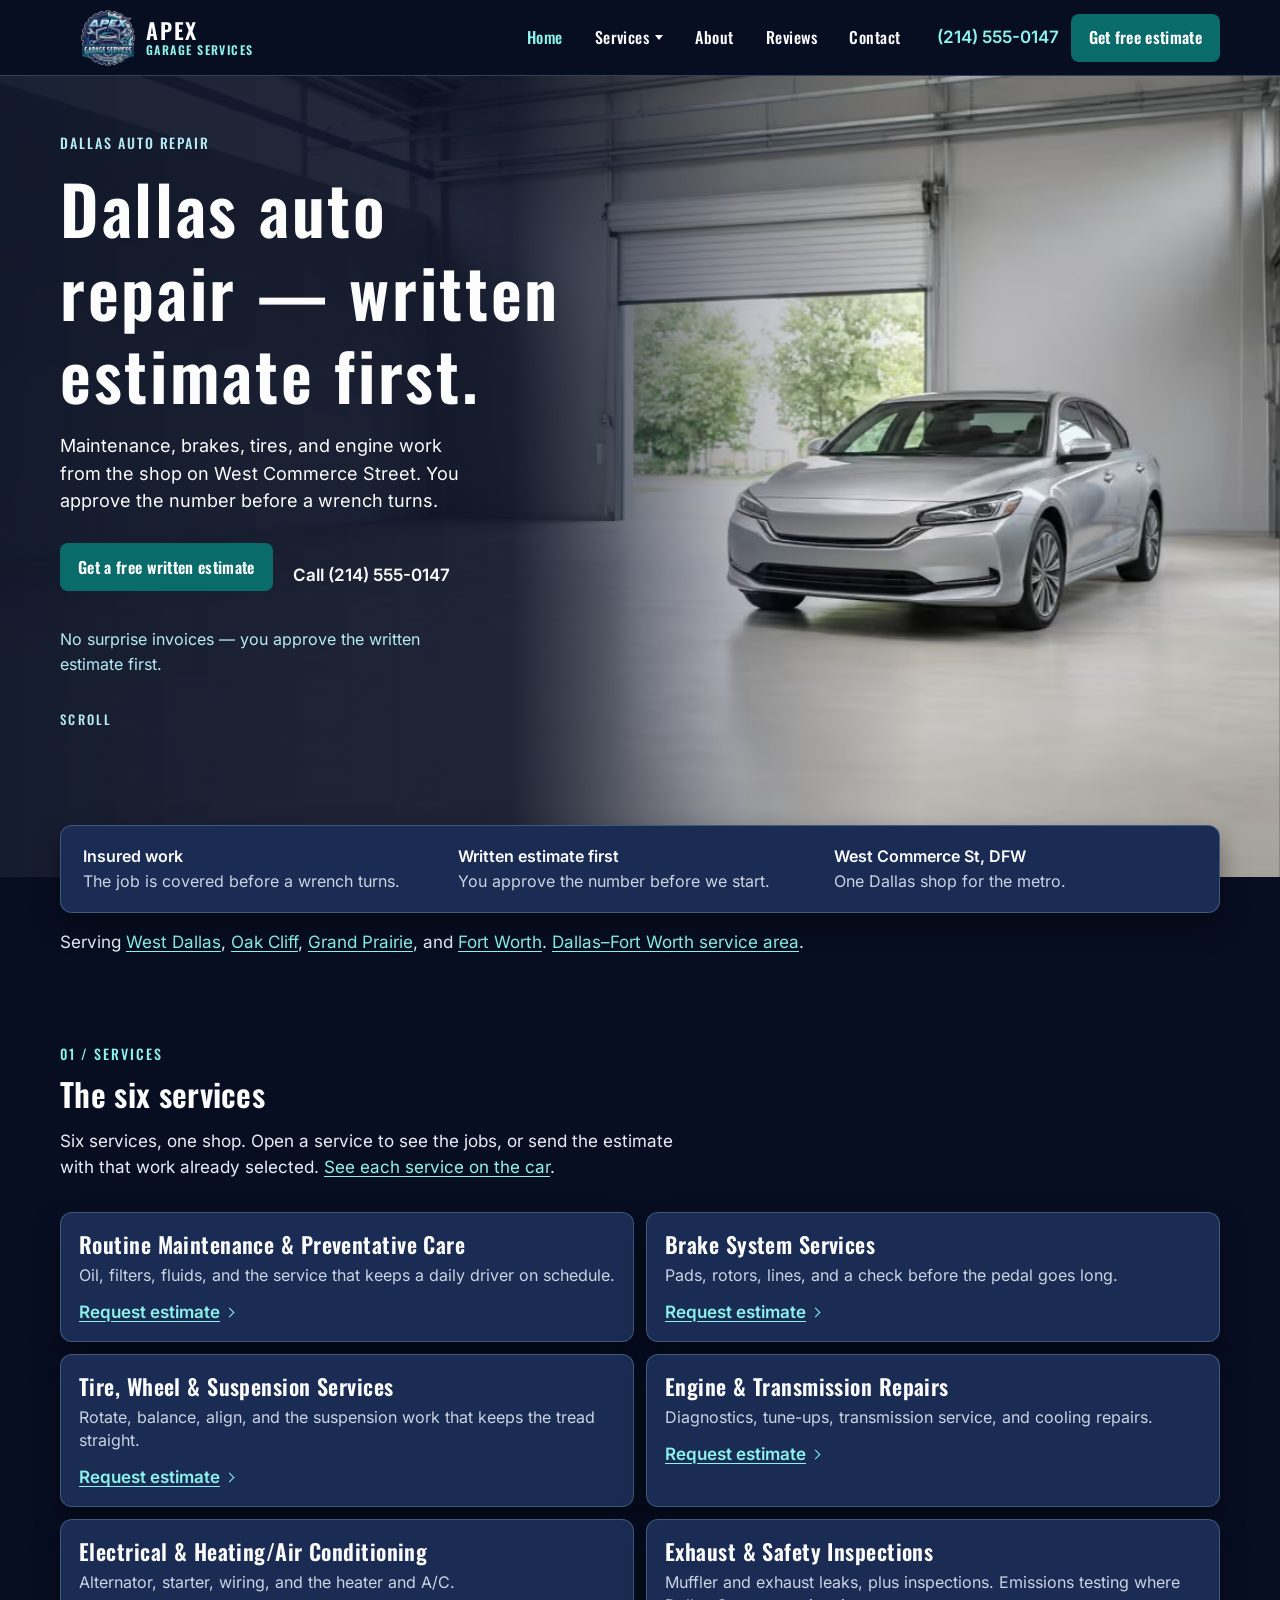
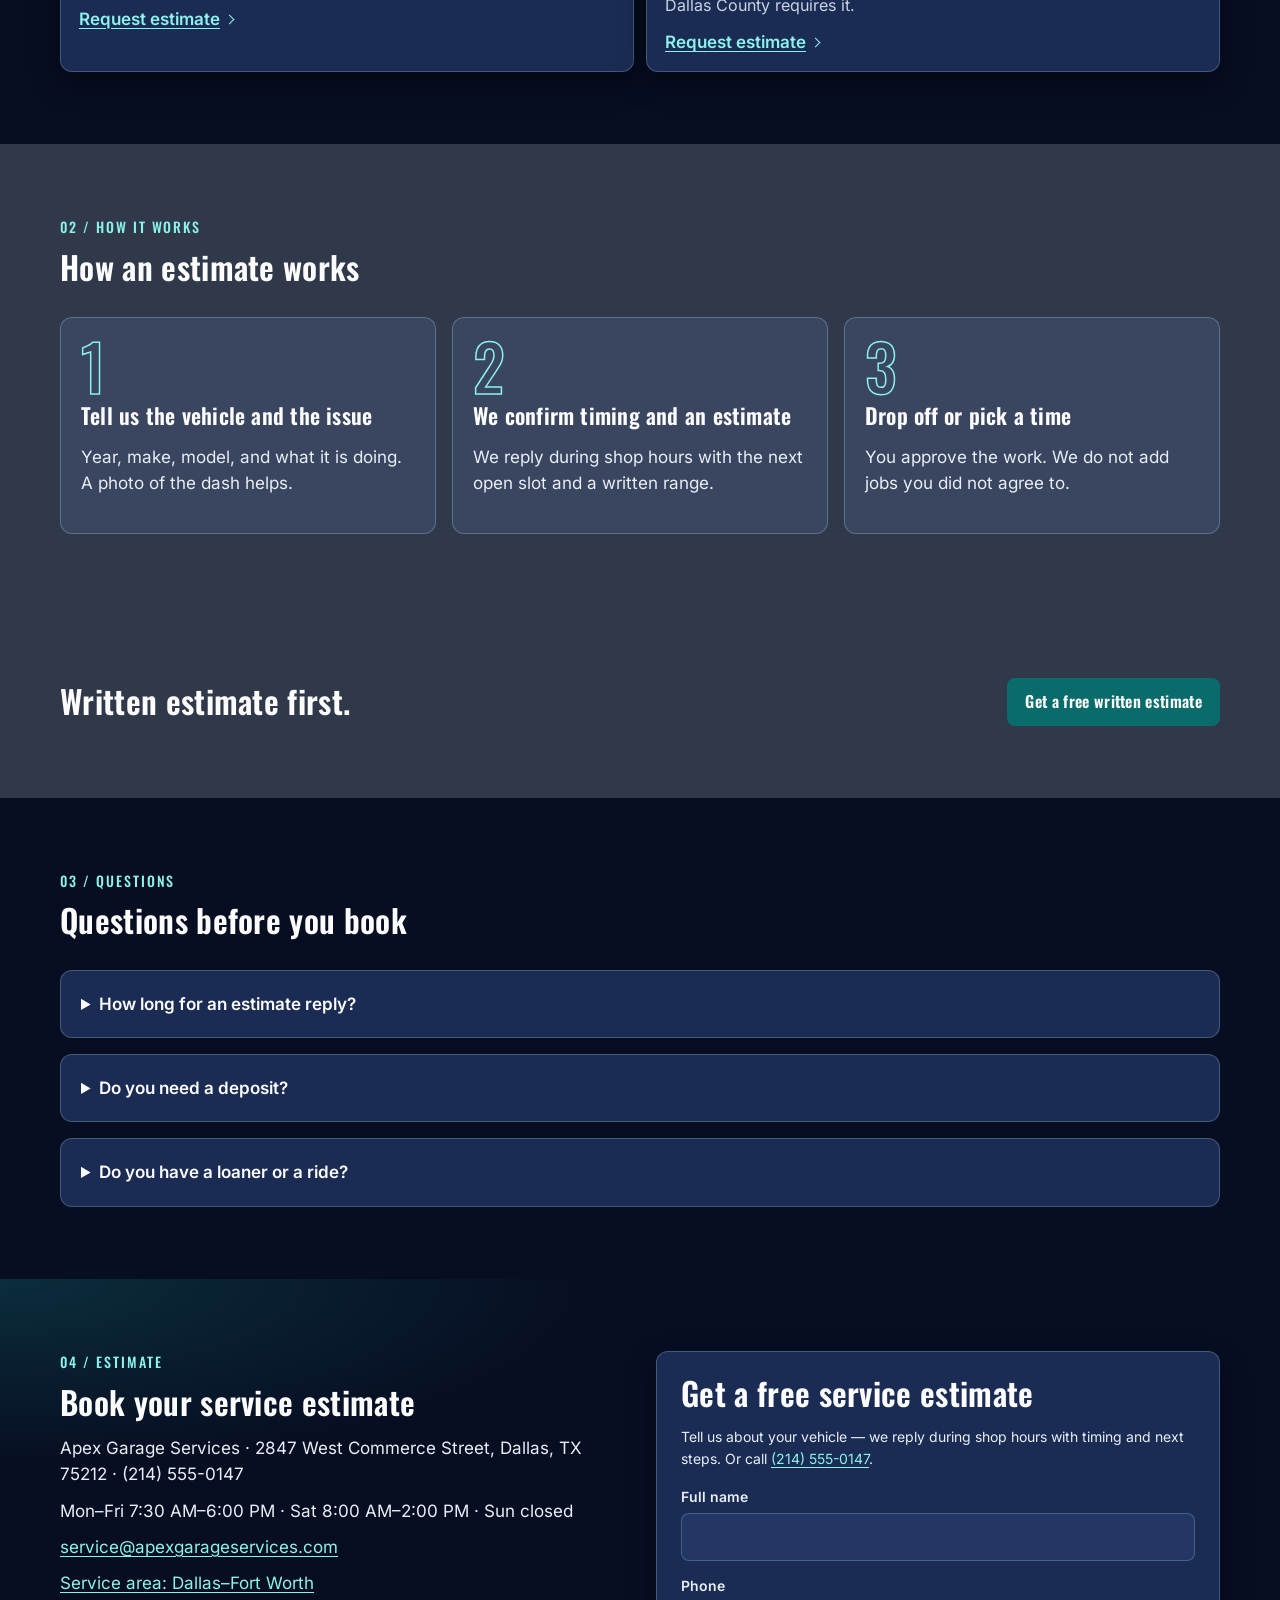
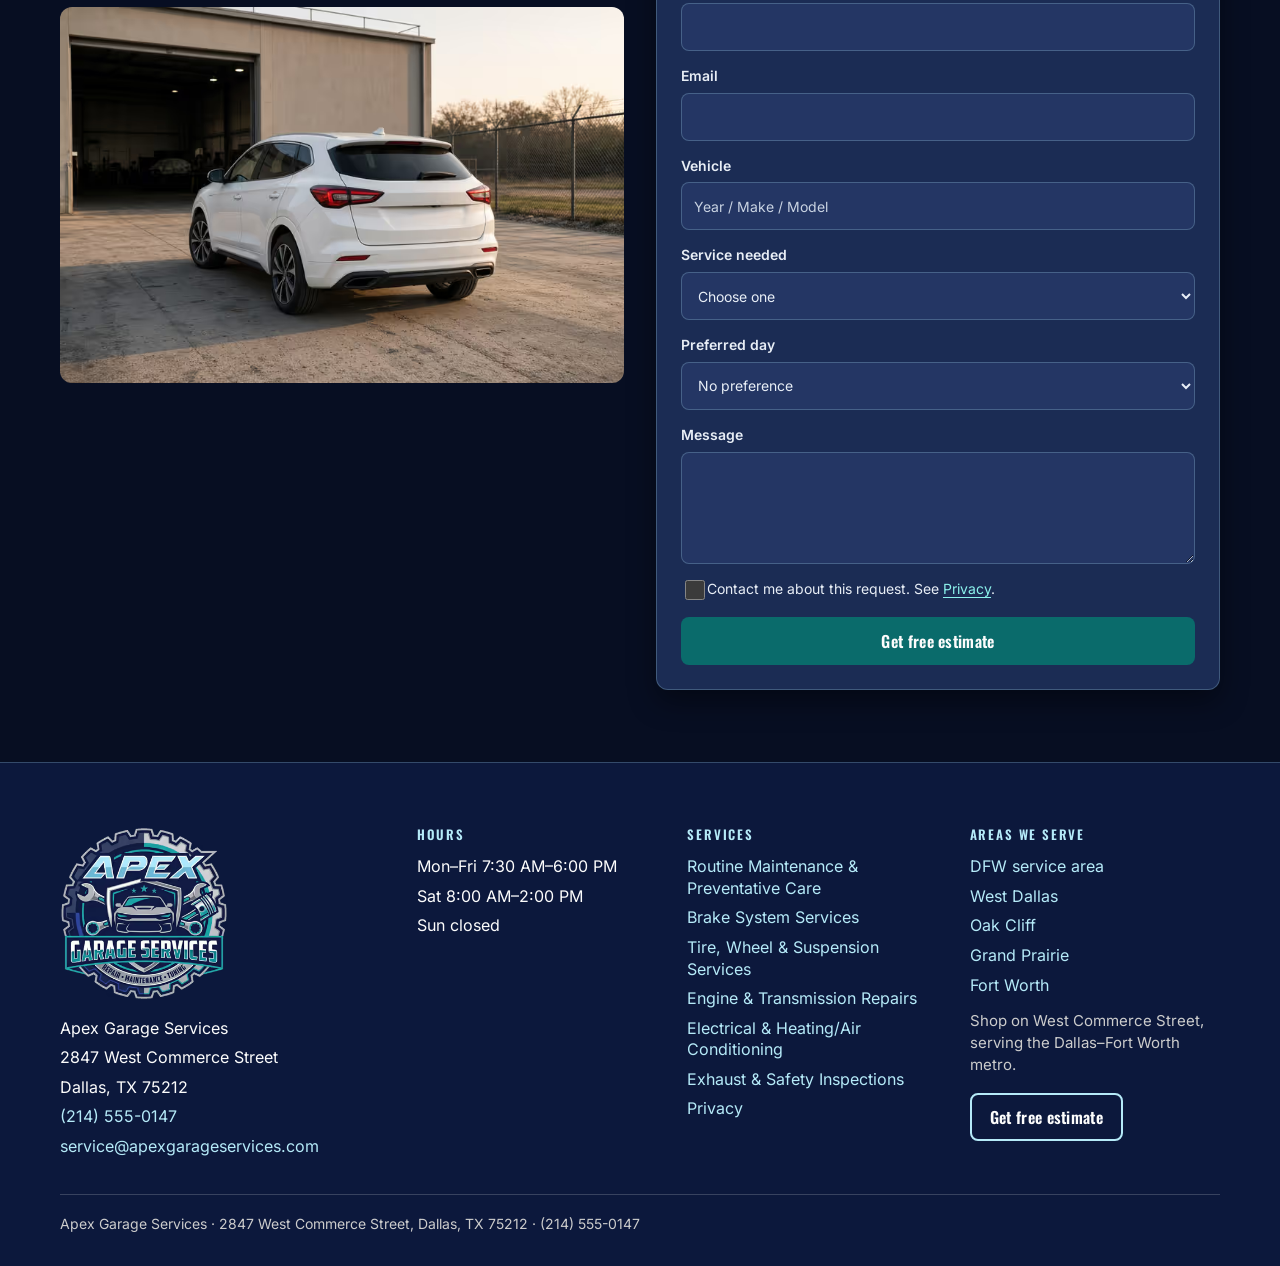
<file: index.html>
<!DOCTYPE html>
<html lang="en">
<head>
<meta charset="utf-8">
<meta name="viewport" content="width=device-width, initial-scale=1">
<meta name="robots" content="noindex, nofollow">
<title>Dallas Auto Repair | Written Estimates | Apex Garage Services</title>
<meta name="description" content="Maintenance, brakes, tires, engine work, electrical, and inspections on West Commerce Street in West Dallas. Written estimate first — you approve the work before we start.">
<link rel="canonical" href="https://apex-garage-services.vercel.app/">
<meta property="og:title" content="Dallas Auto Repair | Written Estimates | Apex Garage Services">
<meta property="og:description" content="Maintenance, brakes, tires, engine work, electrical, and inspections on West Commerce Street in West Dallas. Written estimate first — you approve the work before we start.">
<meta property="og:type" content="website">
<meta property="og:url" content="https://apex-garage-services.vercel.app/">
<meta property="og:image" content="https://apex-garage-services.vercel.app/assets/img/og-default.jpg">
<meta name="twitter:card" content="summary_large_image">
<meta name="twitter:title" content="Dallas Auto Repair | Written Estimates | Apex Garage Services">
<meta name="twitter:description" content="Maintenance, brakes, tires, engine work, electrical, and inspections on West Commerce Street in West Dallas. Written estimate first — you approve the work before we start.">
<meta name="twitter:image" content="https://apex-garage-services.vercel.app/assets/img/og-default.jpg">
<meta name="theme-color" content="#0C183C">
<link rel="icon" href="favicon.png" type="image/png">
<link rel="preload" as="image" type="image/avif" imagesrcset="assets/img/hero-bay-480.avif 480w, assets/img/hero-bay-768.avif 768w, assets/img/hero-bay-960.avif 960w, assets/img/hero-bay.avif 1280w" imagesizes="100vw" fetchpriority="high">
<link rel="preload" href="assets/fonts/oswald-latin.woff2" as="font" type="font/woff2" crossorigin>
<style id="apex-css">@keyframes hero-drift{0%{transform:scale(1.07)}to{transform:scale(1)}}@keyframes rise-in{0%{opacity:0;transform:translateY(16px)}to{opacity:1;transform:none}}@keyframes pin-pulse{0%{transform:scale(.7);opacity:.9}to{transform:scale(1.5);opacity:0}}@font-face{font-family:Inter;font-style:normal;font-weight:400 600;font-display:swap;src:url(/assets/fonts/inter-latin.woff2)format("woff2");unicode-range:U+0000-00FF,U+0131,U+0152-0153,U+02BB-02BC,U+02C6,U+02DA,U+02DC,U+0304,U+0308,U+0329,U+2000-206F,U+20AC,U+2122,U+2191,U+2193,U+2212,U+2215,U+FEFF,U+FFFD}@font-face{font-family:Oswald;font-style:normal;font-weight:500 600;font-display:swap;src:url(/assets/fonts/oswald-latin.woff2)format("woff2");unicode-range:U+0000-00FF,U+0131,U+0152-0153,U+02BB-02BC,U+02C6,U+02DA,U+02DC,U+0304,U+0308,U+0329,U+2000-206F,U+20AC,U+2122,U+2191,U+2193,U+2212,U+2215,U+FEFF,U+FFFD}:root{--apex-navy:#0c183c;--apex-slate:#30394a;--apex-cyan:#b5eaf8;--apex-teal:#189c9c;--apex-teal-deep:#0c8490;--apex-teal-text:#8cf3ec;--apex-teal-text-hover:#d8fbff;--apex-teal-btn:#0a6b6b;--apex-teal-btn-hover:#084f52;--apex-silver:#acb1b7;--apex-silver-light:#cccccc;--apex-white:#fcfcfc;--apex-ground:#070e22;--apex-surface:#1b2c54;--apex-surface-2:#243664;--apex-line:rgba(181, 234, 248, 0.24);--apex-ink:#e8eef6;--apex-muted:#c9d3e2;--apex-navy-hover:#08122c;--apex-danger:#ffb7c3;--shadow:0 12px 28px rgba(0, 0, 0, 0.4);--radius-card:12px;--radius-ctl:8px;--max:1160px;--header:76px;--ease-out:cubic-bezier(0.2, 0.7, 0.2, 1);--motion-hover:220ms;--motion-reveal:520ms;--motion-menu:200ms}*,::after,::before{box-sizing:border-box}body,html{overflow-x:clip}html{scroll-behavior:smooth;color-scheme:dark}body{margin:0;background:var(--apex-ground);color:var(--apex-ink);font-family:Inter,system-ui,-apple-system,"Segoe UI",sans-serif;font-size:17px;line-height:1.55}img{max-width:100%;display:block}a{text-underline-offset:.18em}.bay-show .lane.is-on .lane-main strong,.site-nav a[aria-current=page],.site-nav a[aria-current=true],a,a:visited{color:var(--apex-teal-text)}.card h2 a:hover,.card h3 a:hover,a:hover{color:var(--apex-teal-text-hover)}.btn,.eyebrow,.menu-btn,.site-nav a,h1,h2,h3{font-family:Oswald,"Arial Narrow",Impact,sans-serif}.skip,h1,h2,h3{color:var(--apex-white)}h1,h2,h3{margin:0 0 16px;font-weight:600;letter-spacing:.01em;line-height:1.08}h1{font-size:clamp(36px,5vw,56px);max-width:16ch}h2{font-size:clamp(28px,3vw,32px)}h3{font-size:22px}p{margin:0 0 16px}.skip{position:absolute;left:16px;top:-40px;z-index:20;background:var(--apex-surface);padding:8px 12px}.skip:focus{top:8px}:focus-visible{outline:2px solid var(--apex-cyan);outline-offset:3px}.wrap{width:min(var(--max),calc(100% - 32px));margin-inline:auto}.site-header{position:sticky;top:0;z-index:30;height:var(--header);background:var(--apex-ground);border-bottom:1px solid var(--apex-line)}.header-bar,.logo{display:flex;align-items:center}.header-bar{height:100%;gap:24px}.logo{flex:none;gap:10px;color:var(--apex-white);text-decoration:none}.logo img{width:56px;height:56px;object-fit:contain}.logo-text{display:flex;flex-direction:column;gap:3px;line-height:1;font-family:Oswald,"Arial Narrow",Impact,sans-serif;font-weight:600}.logo-text span:first-child{font-size:22px;letter-spacing:.08em;text-transform:uppercase}.logo-text span:last-child{font-size:12px;letter-spacing:.12em;text-transform:uppercase;color:var(--apex-teal-text)}.site-nav{display:flex;align-items:center;gap:8px;margin-left:auto}.site-nav a{color:var(--apex-white);text-decoration:none;font-size:16px;letter-spacing:.03em;padding:10px 12px;border-radius:var(--radius-ctl)}.site-nav a:hover{background:var(--apex-surface-2);color:var(--apex-white)}.nav-drop{position:relative}.nav-drop>a{display:inline-flex;align-items:center;gap:6px}.nav-drop>a::after{content:"";width:0;height:0;border-left:4px solid transparent;border-right:4px solid transparent;border-top:5px solid currentColor}.nav-menu{display:flex;flex-direction:column;gap:4px;position:absolute;top:calc(100% + 4px);left:0;z-index:5;width:max-content;min-width:260px;max-width:min(26rem,calc(100vw - 24px));padding:8px;background:var(--apex-surface);border:1px solid var(--apex-line);border-radius:var(--radius-card);box-shadow:var(--shadow);visibility:hidden;opacity:0;transform:translateY(4px);pointer-events:none}.nav-menu::before{content:"";position:absolute;left:0;right:0;top:-12px;height:12px}.nav-drop:focus-within .nav-menu,.nav-drop:hover .nav-menu,.nav-drop[data-open=true] .nav-menu{visibility:visible;opacity:1;transform:none;pointer-events:auto;transition:opacity var(--motion-menu) var(--ease-out),transform var(--motion-menu) var(--ease-out)}.nav-menu a{display:flex;padding:10px 18px;line-height:1.25;letter-spacing:.02em;white-space:normal}.header-actions{display:flex;align-items:center;gap:12px}.call,.nav-menu a{min-height:44px;align-items:center}.call{color:var(--apex-teal-text);font-weight:600;text-decoration:none;display:inline-flex}.btn,.menu-btn{min-height:48px;border-radius:var(--radius-ctl);color:var(--apex-white);font-size:16px}.menu-btn{display:none;min-width:48px;border:1px solid var(--apex-line);background:var(--apex-surface);letter-spacing:.04em}.btn{position:relative;isolation:isolate;display:inline-flex;align-items:center;justify-content:center;padding:0 18px;border:0;font-weight:600;letter-spacing:.02em;text-decoration:none;cursor:pointer}.btn-teal:hover,.btn:hover{background:var(--apex-teal-btn-hover);color:var(--apex-white)}.btn,.btn-teal{background:var(--apex-teal-btn)}.btn-ghost{background:0 0;color:var(--apex-cyan);border:2px solid var(--apex-cyan)}.btn-ghost:hover{background:rgba(181,234,248,.12);color:var(--apex-cyan)}.hero{display:grid;min-height:min(88vh,780px);background:var(--apex-navy);overflow:visible}.cards>*,.footer-grid>*,.gallery>*,.hero>*,.split>*,.steps>*{min-width:0}.hero-media{grid-area:1/1;min-height:100%;background:var(--apex-slate);overflow:hidden}.hero-shade{grid-area:1/1;z-index:1;background:linear-gradient(90deg,rgba(7,14,34,.92)0,rgba(7,14,34,.88) 40%,rgba(7,14,34,.28) 58%,rgba(7,14,34,0) 72%);pointer-events:none}.hero-media img{width:100%;height:100%;object-fit:cover}.hero-copy{grid-area:1/1;z-index:2;display:flex;flex-direction:column;justify-content:center;width:min(var(--max),calc(100% - 32px));margin-inline:auto;padding:56px 0 148px;background:0 0;color:var(--apex-white)}.hero-copy h1{font-size:clamp(2.75rem,4vw + 1rem,5rem);max-width:none;letter-spacing:.04em;line-height:1.24}.hero-copy h1 span{display:block}.hero-actions{display:flex;flex-wrap:wrap;align-items:center;gap:12px 20px;margin:4px 0 12px}.hero-actions .btn{margin:0}.hero-call{color:var(--apex-white);font-weight:600;text-decoration:none;min-height:48px;display:inline-flex;align-items:center}.hero-call:hover,.scroll-cue{color:var(--apex-cyan)}.scroll-cue{margin:12px 0 0;font-family:Oswald,"Arial Narrow",Impact,sans-serif;font-size:13px;letter-spacing:.18em;text-transform:uppercase}.chips a,.promise-card{background:var(--apex-surface)}.promise-card{grid-area:1/1;z-index:3;align-self:end;width:min(var(--max),calc(100% - 32px));margin:0 auto -36px;padding:18px 22px;color:var(--apex-ink);border:1px solid var(--apex-line);border-radius:var(--radius-card);box-shadow:var(--shadow)}.promise-card .trust li{padding-top:0;border-top:0;color:var(--apex-muted)}.promise-card .trust strong{color:var(--apex-white)}.area-band{padding:52px 0 16px;background:var(--apex-ground)}.area-band p{margin-block:0}.chips,.cta-band .wrap{display:flex;flex-wrap:wrap}.chips{gap:10px;margin:0;padding:0;list-style:none}.chips a{display:inline-flex;align-items:center;min-height:44px;padding:0 16px;border:1.5px solid var(--apex-teal);border-radius:999px;color:var(--apex-teal-text);font-weight:600;text-decoration:none}.chips a:hover{background:var(--apex-surface-2);color:var(--apex-teal-text-hover)}.cta-band{padding:36px 0}.cta-band .wrap{align-items:center;justify-content:space-between;gap:16px 24px}.cta-band h2{margin:0}#estimate{scroll-margin-top:calc(var(--header) + 8px)}.band .step h3,.band>.wrap>.section-head h2,.cta-band .btn,.cta-band h2,.hero-copy h1,.trust strong{color:var(--apex-white)}.band-navy{background:var(--apex-navy)}.band .step span{font-size:clamp(42px,5vw,68px);line-height:.85;margin-bottom:12px;color:transparent;-webkit-text-stroke:1.5px var(--apex-teal-text)}.band .step{color:var(--apex-ink);background:#3a4560;border-color:rgba(181,234,248,.28)}.eyebrow{margin:0 0 12px;color:var(--apex-teal-text);font-size:14px;letter-spacing:.14em;text-transform:uppercase}.hero-copy .eyebrow{color:var(--apex-cyan)}.lede{font-size:18px;max-width:38ch}.hero-copy .btn{align-self:flex-start;margin:8px 0 24px}.trust{display:grid;grid-template-columns:repeat(3,1fr);gap:12px;margin:0;padding:0;list-style:none}.trust li{margin:0;padding-top:12px;border-top:1px solid rgba(252,252,252,.28);color:var(--apex-silver-light);font-size:16px}.trust strong{display:block;font-size:16px}.section{padding:72px 0}.section-head{max-width:640px;margin-bottom:32px}.cards{display:grid;grid-template-columns:repeat(3,1fr);gap:24px}.lane-list{display:grid;grid-template-columns:1fr 1fr;gap:12px;margin:0;padding:0;list-style:none}.lane{display:flex;flex-direction:column;align-items:flex-start;gap:12px;position:relative;isolation:isolate;min-height:100%;padding:18px 18px 16px;background:var(--apex-surface);border:1px solid var(--apex-line);border-radius:var(--radius-card);box-shadow:var(--shadow);--spot-x:50%;--spot-y:20%}.lane::after,.lane::before{content:"";position:absolute;pointer-events:none}.lane::before{inset:0;border-radius:inherit;background:radial-gradient(240px circle at var(--spot-x) var(--spot-y),rgba(140,243,236,.22),transparent 70%);opacity:0}.lane::after{left:16px;right:16px;top:0;height:1px;background:linear-gradient(90deg,transparent,var(--apex-teal-text),transparent);opacity:0;transform:scaleX(.4);transform-origin:center}.lane:focus-within{border-color:rgba(140,243,236,.55)}.lane-est,.lane-main{position:relative;z-index:1}.lane-main{text-decoration:none}.lane-main strong{display:block;margin-bottom:6px;font-family:Oswald,"Arial Narrow",Impact,sans-serif;font-weight:600;font-size:22px;letter-spacing:.02em;line-height:1.2}.lane-main span{display:block;color:var(--apex-muted);font-size:16px;line-height:1.45}.lane-main,.lane-main:hover{color:var(--apex-white)}.lane-est{display:inline-flex;align-items:center;gap:6px;font-weight:600}.lane-est::after{content:"";width:7px;height:7px;border-top:1.5px solid currentColor;border-right:1.5px solid currentColor;transform:rotate(45deg)}@media (max-width:800px){.lane-list{grid-template-columns:1fr}}.card,.card>a{position:relative}.card{display:flex;flex-direction:column;isolation:isolate;background:var(--apex-surface);border:1px solid var(--apex-line);border-radius:var(--radius-card);box-shadow:var(--shadow);overflow:visible}.card>a{display:block;aspect-ratio:3/2;overflow:hidden;border-radius:calc(var(--radius-card) - 1px) calc(var(--radius-card) - 1px)0 0}.card img{position:absolute;inset:0;width:100%;height:100%;object-fit:cover}.card h2{margin:0;font-size:22px}.card h2 a,.card h3 a{color:inherit;text-decoration:none}.logo picture,.site-footer picture{display:contents}.card>a picture,.card>picture,.frame picture,.hero-media picture{display:block;height:100%}.lead-form button:disabled{opacity:.65;cursor:wait}.form-status{margin:0 0 12px}.card-body{padding:20px 20px 24px;display:flex;flex-direction:column;gap:8px;flex:1}.card-body p{flex:1}.icon{width:36px;height:36px;color:var(--apex-teal)}.faq,.gallery .stack,.quotes,.steps{display:grid;gap:16px}.steps{grid-template-columns:repeat(3,1fr)}.faq details,.note,.quote,.step{background:var(--apex-surface);border:1px solid var(--apex-line);border-radius:var(--radius-card);padding:20px}.step span{display:block;margin-bottom:8px;color:var(--apex-teal-text);font-family:Oswald,"Arial Narrow",sans-serif;font-size:20px}.band{background:var(--apex-slate);color:var(--apex-white)}.band a,.site-footer a{color:var(--apex-cyan)}.split{display:grid;grid-template-columns:1fr 1fr;gap:32px;align-items:start}.frame{border-radius:var(--radius-card);overflow:hidden;min-height:240px;background:var(--apex-slate)}.frame img{width:100%;height:100%;object-fit:cover;min-height:240px}.nap{margin:0;padding:0;list-style:none}.nap li{margin:0 0 10px}.lead-form{background:var(--apex-surface);border:1px solid var(--apex-line);border-radius:var(--radius-card);box-shadow:var(--shadow);padding:24px}.form-grid,label{display:grid;gap:14px}label{gap:6px;font-size:14px;font-weight:600}input,select,textarea{width:100%;min-height:48px;padding:10px 12px;border:1px solid var(--apex-line);border-radius:var(--radius-ctl);background:var(--apex-surface-2);color:var(--apex-ink);font:inherit;font-weight:400}textarea{min-height:112px;resize:vertical}input:focus,select:focus,textarea:focus{outline:2px solid var(--apex-cyan);outline-offset:1px;border-color:var(--apex-teal)}.check{grid-template-columns:20px 1fr;align-items:start;font-weight:400}.check input{width:20px;min-height:20px;margin-top:2px;accent-color:var(--apex-teal)}.hp{position:absolute;left:-9999px;height:0;overflow:hidden}.field-error{margin:0;color:var(--apex-danger);font-size:14px;font-weight:600}::placeholder{color:var(--apex-muted);opacity:1}::selection{background:var(--apex-cyan);color:var(--apex-navy)}input:-webkit-autofill,select:-webkit-autofill,textarea:-webkit-autofill{-webkit-text-fill-color:var(--apex-ink);caret-color:var(--apex-ink);box-shadow:0 0 0 1000px var(--apex-surface-2) inset}.is-invalid{border-color:var(--apex-danger)}.help{margin:0 0 16px;font-size:14px}.site-footer{background:var(--apex-navy);color:var(--apex-white);padding:64px 0 32px;border-top:1px solid var(--apex-line)}.footer-grid{display:grid;grid-template-columns:minmax(220px,1.3fr) minmax(190px,.95fr) minmax(200px,1fr) minmax(200px,1fr);gap:36px 32px;align-items:start}.lockup{width:168px;height:auto}.fine{margin-top:36px;padding-top:18px;border-top:1px solid rgba(252,252,252,.18);color:var(--apex-silver-light);font-size:14px}.mobile-bar{display:none}.page-hero{padding:56px 0 8px}.page-hero h1{max-width:18ch;font-size:clamp(2.25rem,3vw + 1rem,3.4rem)}.prose{max-width:68ch}.breadcrumbs ol,.related{display:flex;flex-wrap:wrap;gap:12px}.gallery{display:grid;grid-template-columns:1.4fr 1fr;gap:16px}details summary{cursor:pointer;font-weight:600;color:var(--apex-white)}details p{margin:12px 0 0}@media (max-width:900px){.cards,.footer-grid,.gallery,.split,.steps,.trust{grid-template-columns:1fr}.section{padding:48px 0}.nav-drop,.nav-menu,.site-nav{flex-direction:column;align-items:stretch}.site-nav{display:none;position:absolute;top:var(--header);left:0;right:0;gap:0;padding:8px 16px 16px;background:var(--apex-surface);border-bottom:1px solid var(--apex-line)}.site-nav[data-open=true]{display:flex}.nav-drop,.nav-menu{display:flex}.nav-menu{position:static;width:auto;min-width:0;margin:4px 0 8px;padding:6px;gap:4px;border:1px solid var(--apex-line);border-radius:var(--radius-ctl);box-shadow:none;background:var(--apex-ground);visibility:visible;opacity:1;transform:none;pointer-events:auto}.nav-menu a{white-space:normal}.menu-btn{display:inline-flex;align-items:center;justify-content:center}.logo img{width:44px;height:44px}.logo-text span:first-child{font-size:18px}.logo-text span:last-child{font-size:10px}.header-actions .btn,.header-actions .call{display:none}.mobile-bar{display:grid;grid-template-columns:1fr 1fr;gap:8px;position:fixed;left:0;right:0;bottom:0;z-index:40;padding:8px 12px calc(8px + env(safe-area-inset-bottom));background:var(--apex-surface);border-top:1px solid var(--apex-line)}html{scroll-padding-bottom:112px}body{padding-bottom:112px}#estimate,.lead-form,.lead-form button,.lead-form input,.lead-form select,.lead-form textarea{scroll-margin-bottom:112px}}@media (prefers-reduced-motion:reduce){html{scroll-behavior:auto}*,::after,::before{animation:none!important;transition:none!important}[data-reveal],[data-reveal].is-pending,[data-reveal].is-shown{opacity:1!important;transform:none!important}.nav-drop:focus-within .nav-menu,.nav-drop:hover .nav-menu,.nav-drop[data-open=true] .nav-menu{opacity:1!important;visibility:visible!important;transform:none!important}}.trust-line{margin:0 0 20px;color:var(--apex-cyan);font-size:16px;max-width:36ch}.breadcrumbs{padding:16px 0 0;font-size:14px}.breadcrumbs ol{gap:8px;margin:0;padding:0;list-style:none;color:var(--apex-muted)}.breadcrumbs li:not(:last-child)::after{content:"/";margin-left:8px;color:var(--apex-silver)}.breadcrumbs a{color:var(--apex-teal-text);text-decoration:none}.breadcrumbs a:hover,.site-footer a:hover{text-decoration:underline}.map-embed{margin:16px 0;border-radius:var(--radius-card);overflow:hidden;border:1px solid var(--apex-line);background:var(--apex-slate);aspect-ratio:4/3}.map-embed iframe{display:block;width:100%;height:100%;border:0}.neighborhoods{display:grid;gap:28px;max-width:72ch}.neighborhood h2{margin-bottom:10px}.bio-slots,.cert-slots{display:grid;gap:12px;margin:0 0 24px;padding:0}.cert-slots{list-style:disc;padding-left:1.2em}#google-reviews .prose,.bio-slot{padding:16px;border:1px dashed var(--apex-line);border-radius:var(--radius-card);background:var(--apex-surface)}.bio-slot h3{margin-bottom:8px;font-size:18px}.area-links a{white-space:nowrap}.mobile-bar.is-hidden{transform:translateY(110%);pointer-events:none}.mobile-bar{transition:transform .2s ease}.mobile-bar .btn{width:100%}@media (max-width:900px){.hero{display:flex;flex-direction:column;min-height:0}.hero-shade{display:none}.hero-media{position:relative;height:26vh;min-height:160px;max-height:220px}.hero-media img,.hero-media picture{max-height:none;height:100%;aspect-ratio:auto}.hero-copy{width:auto;margin:0;padding:22px 20px 16px;background:var(--apex-navy)}.hero-copy h1{font-size:clamp(1.85rem,7.2vw,2.5rem);max-width:none;letter-spacing:.03em;line-height:1.12}.hero-copy .lede{font-size:16.5px}.promise-card{position:relative;width:min(var(--max),calc(100% - 32px));margin:16px auto 0}.area-band{padding-top:28px}.scroll-cue{display:none}.trust-line{margin-bottom:12px}}@media (max-width:900px) and (max-height:700px){.hero-media{height:22vh;min-height:140px;max-height:180px}.hero-copy{padding-top:16px;padding-bottom:8px}}.site-footer h2{margin:0 0 14px;color:var(--apex-cyan);font-size:13px;font-weight:600;letter-spacing:.14em;text-transform:uppercase;line-height:1.2}.footer-list{display:grid;gap:8px;margin:0;padding:0;list-style:none}.footer-brand .footer-list{margin-top:18px}.site-footer .footer-list li{margin:0;color:var(--apex-white);font-size:16px;line-height:1.35}.site-footer a{text-decoration:none}.footer-note{margin:14px 0 0;color:var(--apex-silver-light);font-size:15px;line-height:1.45;max-width:32ch}.site-footer .btn{margin-top:18px;color:var(--apex-white)}.site-footer .btn:hover{text-decoration:none;color:var(--apex-white)}@media (max-width:1100px){.footer-grid{grid-template-columns:1fr 1fr}}@media (max-width:900px){.footer-grid{grid-template-columns:1fr}}#estimate{background:radial-gradient(820px 260px at 0% 0%,rgba(24,156,156,.22),transparent 72%),var(--apex-ground)}.reviews-hero{background:var(--apex-navy);padding:72px 0}.reviews-hero,.reviews-hero .lede,.reviews-hero h1{color:var(--apex-white)}.reviews-hero .eyebrow{color:var(--apex-cyan)}.reviews-hero .lede{max-width:40ch}#google-reviews{padding-top:0}#google-reviews .prose{border:1px solid var(--apex-line);box-shadow:var(--shadow);padding:32px 28px;margin-top:-36px}.nav-drop>a,.site-nav>a,details summary{position:relative}.nav-drop>a::before,.site-nav>a::before,details summary::after{content:"";position:absolute;left:12px;right:12px;bottom:4px;height:2px;background:var(--apex-teal);transform:scaleX(0);transform-origin:left center;pointer-events:none}.btn::before,.card::after{content:"";position:absolute;inset:0;border-radius:inherit;pointer-events:none;opacity:0}.btn::before{z-index:-1;box-shadow:0 8px 18px rgba(12,24,60,.18)}.card::after{z-index:-1;box-shadow:0 16px 32px rgba(12,24,60,.16)}details summary::after{left:0;right:0;bottom:0}.card>a:focus-visible{outline-offset:-4px}@media (hover:hover) and (pointer:fine){.btn,.card,.chips a{transition:transform var(--motion-hover) var(--ease-out)}.btn::before,.card::after,.lane-est::after,.lane::after,.lane::before,.nav-drop>a::before,.site-nav>a::before,details summary::after{transition:opacity var(--motion-hover) var(--ease-out),transform var(--motion-hover) var(--ease-out)}.card>a img{transition:transform 300ms var(--ease-out)}.chips a:hover{transform:translateY(-2px)}.btn:hover:not(:disabled){transform:translateY(-2px)}.btn:hover:not(:disabled)::before,.card:hover:not(.is-pending)::after{opacity:1}.btn-ghost:hover:not(:disabled){transform:translateY(-1px)}.btn:disabled,.btn:disabled:hover,.mobile-bar .btn,.mobile-bar .btn:hover{transform:none}.btn:disabled::before,.mobile-bar .btn::before{opacity:0}.nav-drop>a:hover::before,.site-nav>a:hover::before,details summary:hover::after{transform:scaleX(1)}.card:hover:not(.is-pending){transform:translateY(-4px)}.card:hover:not(.is-pending)>a img{transform:scale(1.025)}html.js-motion .card[data-reveal].is-shown:hover{transform:translateY(-4px);transition:transform var(--motion-hover) var(--ease-out),opacity var(--motion-reveal) var(--ease-out)}.lane{transition:transform var(--motion-hover) var(--ease-out),border-color var(--motion-hover) var(--ease-out)}.lane:focus-within:not(.is-pending),.lane:hover:not(.is-pending){transform:translateY(-6px);border-color:rgba(140,243,236,.55)}.lane:focus-within::after,.lane:focus-within::before,.lane:hover::after,.lane:hover::before{opacity:1}.lane:focus-within::after,.lane:hover::after{transform:scaleX(1)}.lane:focus-within .lane-est::after,.lane:hover .lane-est::after{transform:rotate(45deg) translate(2px,-2px)}html.js-motion .lane[data-reveal].is-shown:focus-within,html.js-motion .lane[data-reveal].is-shown:hover{transform:translateY(-6px);transition:transform var(--motion-hover) var(--ease-out),border-color var(--motion-hover) var(--ease-out),opacity var(--motion-reveal) var(--ease-out)}.frame img{transition:transform 420ms var(--ease-out)}.frame:hover img{transform:scale(1.035)}}@media (prefers-reduced-motion:no-preference){.hero-media img{transform-origin:68% 42%;animation:hero-drift 18s var(--ease-out) both}.hero-copy .eyebrow,.page-hero .wrap>*,.promise-card .trust li{animation:rise-in 520ms var(--ease-out) backwards}.hero-copy h1 span:nth-child(1),.page-hero .wrap>:nth-child(2){animation-delay:80ms}.page-hero .wrap>:nth-child(3){animation-delay:150ms}.hero-copy h1 span{animation:rise-in 560ms var(--ease-out) backwards}.hero-copy h1 span:nth-child(2){animation-delay:170ms}.hero-copy h1 span:nth-child(3){animation-delay:260ms}.hero-copy .lede{animation:rise-in 520ms var(--ease-out) 340ms backwards}.hero-actions{animation:rise-in 520ms var(--ease-out) 420ms backwards}.trust-line{animation:rise-in 520ms var(--ease-out) 500ms backwards}.scroll-cue{animation:rise-in 520ms var(--ease-out) 580ms backwards}.promise-card .trust li:nth-child(2){animation-delay:90ms}.promise-card .trust li:nth-child(3){animation-delay:170ms}.area-band p{animation:rise-in 520ms var(--ease-out) 180ms backwards}}html.js-motion [data-reveal].is-pending{opacity:0;transform:translateY(16px);transition:none}html.js-motion [data-reveal].is-shown{opacity:1;transform:none;transition:opacity var(--motion-reveal) var(--ease-out) var(--reveal-delay, 0ms),transform var(--motion-reveal) var(--ease-out) var(--reveal-delay, 0ms)}html.js-motion .lane[data-reveal].is-pending{transform:translateY(22px) scale(.98)}@media (max-width:900px){html.js-motion [data-reveal-group]>[data-reveal]{transition-delay:0ms!important}html.js-motion .lane-list>[data-reveal]{transition-delay:var(--reveal-delay, 0ms)!important}.nav-menu{visibility:visible;opacity:1;transform:none;pointer-events:auto}}#on-the-car{scroll-margin-top:calc(var(--header) + 8px)}.bay{display:grid;grid-template-columns:minmax(0,1fr) minmax(300px,460px);gap:28px;align-items:start}.bay-stage{position:sticky;top:calc(var(--header) + 12px);z-index:2}.bay-viewport{position:relative;overflow:hidden;aspect-ratio:16/9;border:1px solid var(--apex-line);border-radius:var(--radius-card);background:#15233f}.spin{position:absolute;inset:0;user-select:none}.spin:focus-visible{outline:2px solid var(--apex-teal-text);outline-offset:-3px}.spin-frame{position:absolute;inset:0;width:100%;height:100%;object-fit:cover;opacity:0;pointer-events:none;transition:opacity 420ms cubic-bezier(.4,0,.2,1)}.spin-frame.is-on{opacity:1}.callout b,.pin{border-radius:50%}.pin{position:absolute;left:68%;top:63%;width:14px;height:14px;background:#8cf3ec;transform:translate(-50%,-50%);pointer-events:none;transition:opacity 320ms var(--ease-out)}.spin.is-turning .pin{opacity:0}.pin::after,.pin::before{content:"";position:absolute}.pin::before{left:50%;bottom:100%;width:2px;height:28px;background:#8cf3ec;transform:translateX(-50%)}.pin::after{inset:-8px;border:2px solid rgba(140,243,236,.7);border-radius:50%;animation:pin-pulse 1.6s var(--ease-out) infinite}.bay-status{margin:14px 0 0;min-height:3.4em}.bay-where{display:block;color:var(--apex-white);font-family:Oswald,"Arial Narrow",Impact,sans-serif;font-size:22px;font-weight:600;letter-spacing:.03em;line-height:1.15}.bay-name{display:block;margin-top:4px;color:var(--apex-cyan);font-size:15px}.svc-group{margin:0 0 22px;scroll-margin-top:calc(var(--header) + 12px)}.svc span,.svc strong,.svc-title span{display:block}.page-hero .svc-lede{max-width:48ch}.svc-group h3{margin:0 0 10px;color:var(--apex-cyan);font-size:18px;letter-spacing:.02em;line-height:1.25;text-transform:none}.cutaway img,.svc{width:100%;display:block}.svc{margin:0 0 6px;padding:10px 12px;border:1px solid transparent;border-radius:var(--radius-ctl);background:0 0;color:inherit;font:inherit;text-align:left;cursor:pointer}.svc strong{color:var(--apex-white);font-family:Oswald,"Arial Narrow",Impact,sans-serif;font-size:17px;font-weight:600;letter-spacing:.02em}.svc span{margin-top:2px;color:var(--apex-muted);font-size:14.5px;line-height:1.4}.svc:hover,.svc[aria-pressed=true]{background:var(--apex-surface-2);border-color:var(--apex-line);box-shadow:inset 3px 0 0 var(--apex-teal)}.bay-cta{margin:8px 0 0}@media (max-width:900px){.bay{grid-template-columns:1fr}.bay-stage{order:-1;position:sticky;top:calc(var(--header) + 4px);padding-bottom:8px;background:var(--apex-ground)}}.bay-show{display:flex;flex-direction:column;gap:22px}.bay-show .bay-stage{position:relative;top:auto;order:0;width:100%;padding:0;background:0 0}.bay-show .bay-viewport{aspect-ratio:auto;min-height:0;border-radius:20px;background:#152240;box-shadow:0 28px 70px rgba(0,0,0,.45)}.bay-show .spin-stage{position:relative;aspect-ratio:16/9;background:#152240}.bay-show .spin{inset:0;height:100%}.callout-lines,.cutaway{position:absolute;inset:0}.cutaway{z-index:2;margin:0;pointer-events:none;transition:opacity 320ms var(--ease-out)}.cutaway img{height:100%;object-fit:cover}.callout-lines{width:100%;height:100%;overflow:visible}.cline{stroke:rgba(181,234,248,.75);stroke-width:1.5px;vector-effect:non-scaling-stroke;fill:none}.cline.is-on{stroke:#8cf3ec;stroke-width:2px}.callout,.cdot{position:absolute}.cdot{z-index:3;width:10px;height:10px;margin:-5px 0 0-5px;border-radius:50%;background:#8cf3ec;box-shadow:0 0 0 4px rgba(140,243,236,.22)}.cdot.is-on{box-shadow:0 0 0 6px rgba(140,243,236,.38)}.callout{z-index:4;display:inline-flex;align-items:center;gap:8px;min-height:36px;margin:0;padding:4px 12px 4px 4px;border:1px solid transparent;border-radius:999px;background:#fff;color:#10203f;box-shadow:0 8px 18px rgba(0,0,0,.28);cursor:pointer;font-family:Oswald,"Arial Narrow",Impact,sans-serif;font-size:14px;font-weight:600;letter-spacing:.04em;line-height:1;text-transform:uppercase;pointer-events:auto}.callout b{display:grid;place-items:center;width:28px;height:28px;background:#149c9c;color:#fff;font-size:13px}.bay-show .callout{z-index:6;gap:0;padding:4px}.bay-show .callout>span{position:absolute;width:1px;height:1px;padding:0;margin:-1px;overflow:hidden;clip:rect(0,0,0,0);white-space:nowrap;border:0}.callout.is-on{border-color:#8cf3ec;box-shadow:0 0 0 3px rgba(140,243,236,.35),0 8px 18px rgba(0,0,0,.28)}.callout:focus-visible{outline:2px solid #10203f;outline-offset:3px}.bay-show .bay-status,.bay-show .pin{opacity:0}.bay-show .pin{width:16px;height:16px}.bay-show .pin::before{height:42px}.bay-show .bay-status,.bay-show .job-dock{position:absolute;margin:0;border-radius:14px}.bay-show .bay-status{z-index:3;pointer-events:none;left:16px;bottom:16px;min-height:0;max-width:min(420px,calc(100% - 32px));padding:14px 16px;border:1px solid var(--apex-line);background:rgba(7,14,34,.78)}.job-dock{gap:10px}.job-dock,.job-sets{display:grid}.bay-show .job-dock{z-index:4;width:min(380px,calc(100% - 20px));max-height:42%;padding:12px 16px 10px;overflow:auto;border:1px solid rgba(181,234,248,.22);background:rgba(7,14,34,.92);box-shadow:0 12px 28px rgba(0,0,0,.4);scrollbar-width:thin;scrollbar-color:rgba(181,234,248,.45) transparent;transition:opacity 320ms var(--ease-out)}.bay-show .job-dock::-webkit-scrollbar{width:8px}.bay-show .job-dock::-webkit-scrollbar-thumb{border-radius:8px;background:rgba(181,234,248,.45)}.bay-show .job-kicker{display:none}.bay-show .job-set{grid-template-columns:1fr}.bay-show .job-dock .svc{padding:6px 0}.bay-show .job-dock .svc strong{font-size:18px}.bay-show .job-dock .svc span{margin-top:3px;font-size:15px;line-height:1.4}.job-kicker{margin:0;color:var(--apex-cyan);font-family:Oswald,"Arial Narrow",Impact,sans-serif;font-size:13px;font-weight:600;letter-spacing:.14em;text-transform:uppercase}.job-set{display:grid;grid-template-columns:1fr 1fr;gap:8px;transition:opacity 400ms var(--ease-out),transform 400ms var(--ease-out)}.job-set.is-out,.job-set.is-shown{grid-area:1/1}.job-set.is-out{opacity:0;transform:translateY(10px);pointer-events:none}.job-set[hidden]{display:none}.bay-show .lane.svc-group,.job-set .svc{margin:0}.bay-show .pick-list{gap:14px}.bay-show .lane{align-items:stretch;padding:0;border-left-width:3px;border-left-color:rgba(181,234,248,.28);background:linear-gradient(180deg,rgba(181,234,248,.05),transparent 42%),var(--apex-surface);border-radius:18px}.bay-show .lane.is-on{border-color:rgba(140,243,236,.4);border-left-color:var(--apex-teal-text);background:linear-gradient(100deg,rgba(140,243,236,.12),transparent 48%),var(--apex-surface)}.bay-show .lane.is-on,.bay-show .lane:focus-within,.bay-show .lane:hover{border-left-color:var(--apex-teal-text)}.bay-show .lane::after{left:20px;right:20px;top:auto;bottom:0;width:auto;height:2px;opacity:1;transform:scaleX(0);transform-origin:left center;background:linear-gradient(90deg,var(--apex-teal-text),transparent 78%)}.bay-show .lane.is-on::after,.bay-show .lane:focus-within::after,.bay-show .lane:hover::after{transform:scaleX(1)}.bay-show .svc-lead,.bay-show .svc-lead:hover,.bay-show .svc-lead[aria-pressed=true]{display:grid;grid-template-columns:58px minmax(0,1fr);gap:10px 14px;align-items:start;width:100%;height:100%;margin:0;padding:22px 20px 20px;border:0;background:0 0;box-shadow:none;cursor:pointer}.pick-no{padding-top:2px;font-family:Oswald,"Arial Narrow",Impact,sans-serif;font-size:32px;font-weight:600;letter-spacing:.04em;line-height:1;color:#9bb6cc}.bay-show .lane.is-on .pick-no,.bay-show .lane.is-on .pick-where,.bay-show .lane:focus-within .pick-no,.bay-show .lane:focus-within .pick-where,.bay-show .lane:hover .pick-no,.bay-show .lane:hover .pick-where{color:var(--apex-teal-text)}.bay-show .pick-copy{display:block;min-width:0}.bay-show .pick-copy strong{margin-bottom:6px;font-size:22px;line-height:1.15}.bay-show .pick-copy>span{margin-top:0;font-size:16px;line-height:1.45}.pick-where{display:flex;align-items:center;gap:8px;margin-top:14px;color:var(--apex-muted);font-family:Oswald,"Arial Narrow",Impact,sans-serif;font-size:13px;font-style:normal;font-weight:600;letter-spacing:.14em;line-height:1;text-transform:uppercase}.pick-where::before{content:"";width:6px;height:6px;flex:0 0 6px;border-radius:50%;background:currentColor;box-shadow:0 0 0 3px rgba(140,243,236,.16)}@media (max-width:1000px){.bay-show .spin-stage{display:flex;flex-direction:column;aspect-ratio:auto;min-height:0;background:0 0}.bay-show .spin{position:relative;inset:auto;width:100%;height:auto;aspect-ratio:16/9;min-height:0}.bay-show .spin-frame{object-fit:contain;object-position:center bottom}.callout{font-size:11px;gap:0;padding:3px}.callout b{width:22px;height:22px;font-size:11px}.bay-show .bay-status{max-width:46%;padding:10px 12px}.bay-show .bay-name{font-size:13px}.bay-show .job-dock{padding:10px 12px 8px;border-radius:12px}.bay-show .job-dock .svc strong{font-size:16px}.bay-show .job-dock .svc span{font-size:14px}.job-set{grid-template-columns:1fr}.bay-show .bay-where{font-size:18px}.bay-show .svc-lead,.bay-show .svc-lead:hover,.bay-show .svc-lead[aria-pressed=true]{grid-template-columns:46px minmax(0,1fr);padding:18px 16px 16px}.pick-no{font-size:26px}.bay-show .pick-copy strong{font-size:20px}}</style>
<script type="application/ld+json">{"@context":"https://schema.org","@type":"AutoRepair","@id":"https://apex-garage-services.vercel.app/#business","name":"Apex Garage Services","url":"https://apex-garage-services.vercel.app/","image":"https://apex-garage-services.vercel.app/assets/img/og-default.jpg","telephone":"(214) 555-0147","email":"service@apexgarageservices.com","priceRange":"$$","address":{"@type":"PostalAddress","streetAddress":"2847 West Commerce Street","addressLocality":"Dallas","addressRegion":"TX","postalCode":"75212","addressCountry":"US"},"geo":{"@type":"GeoCoordinates","latitude":32.7767,"longitude":-96.851},"hasMap":"https://maps.google.com/?q=2847+West+Commerce+Street,+Dallas,+TX+75212","openingHoursSpecification":[{"@type":"OpeningHoursSpecification","dayOfWeek":["Monday","Tuesday","Wednesday","Thursday","Friday"],"opens":"07:30","closes":"18:00"},{"@type":"OpeningHoursSpecification","dayOfWeek":"Saturday","opens":"08:00","closes":"14:00"}],"areaServed":[{"@type":"City","name":"Dallas"},{"@type":"Place","name":"West Dallas"},{"@type":"Place","name":"Oak Cliff"},{"@type":"Place","name":"Grand Prairie"},{"@type":"City","name":"Fort Worth"}]}</script>

</head>
<body>
<a class="skip" href="#main">Skip to content</a>
<header class="site-header">
  <div class="wrap header-bar">
    <a class="logo" href="./"><picture><source srcset="assets/logo-112.avif" type="image/avif"><source srcset="assets/logo-112.webp" type="image/webp"><img src="assets/logo-112.png" width="56" height="56" alt="Apex Garage Services"></picture><span class="logo-text"><span>Apex</span><span>Garage Services</span></span></a>
    <nav class="site-nav" id="site-nav" aria-label="Primary"><a href="./" aria-current="page">Home</a><div class="nav-drop"><a href="services/" aria-haspopup="true" aria-expanded="false">Services</a><div class="nav-menu"><a href="services/#routine">Routine Maintenance &amp; Preventative Care</a><a href="services/#brakes">Brake System Services</a><a href="services/#tires">Tire, Wheel &amp; Suspension Services</a><a href="services/#engine">Engine &amp; Transmission Repairs</a><a href="services/#electrical">Electrical &amp; Heating/Air Conditioning</a><a href="services/#exhaust">Exhaust &amp; Safety Inspections</a></div></div><a href="about/">About</a><a href="reviews/">Reviews</a><a href="contact/">Contact</a></nav>
    <div class="header-actions">
      <a class="call" href="tel:+12145550147">(214) 555-0147</a>
      <a class="btn" href="#estimate">Get free estimate</a>
      <button class="menu-btn" type="button" aria-expanded="false" aria-controls="site-nav">Menu</button>
    </div>
  </div>
</header>
<main id="main">

<section class="hero">
  <div class="hero-media"><picture><source type="image/avif" srcset="assets/img/hero-bay-480.avif 480w, assets/img/hero-bay-768.avif 768w, assets/img/hero-bay-960.avif 960w, assets/img/hero-bay.avif 1280w" sizes="100vw"><source type="image/webp" srcset="assets/img/hero-bay-480.webp 480w, assets/img/hero-bay-768.webp 768w, assets/img/hero-bay-960.webp 960w, assets/img/hero-bay.webp 1280w" sizes="100vw"><img src="assets/img/hero-bay.jpg" width="1280" height="720" alt="A silver sedan in a bright, empty service bay" fetchpriority="high"></picture></div>
  <div class="hero-shade" aria-hidden="true"></div>
  <div class="hero-copy">
    <p class="eyebrow">Dallas auto repair</p>
    <h1><span>Dallas auto </span><span>repair — written </span><span>estimate first.</span></h1>
    <p class="lede">Maintenance, brakes, tires, and engine work from the shop on West Commerce Street. You approve the number before a wrench turns.</p>
    <div class="hero-actions">
      <a class="btn btn-teal" href="#estimate">Get a free written estimate</a>
      <a class="hero-call" href="tel:+12145550147">Call (214) 555-0147</a>
    </div>
    <p class="trust-line">No surprise invoices — you approve the written estimate first.</p>
    <p class="scroll-cue" aria-hidden="true">Scroll</p>
  </div>
  <div class="promise-card">
    <ul class="trust">
      <li><strong>Insured work</strong>The job is covered before a wrench turns.</li>
      <li><strong>Written estimate first</strong>You approve the number before we start.</li>
      <li><strong>West Commerce St, DFW</strong>One Dallas shop for the metro.</li>
    </ul>
  </div>
</section>
<section class="area-band">
  <p class="wrap">Serving <a href="locations/west-dallas/">West Dallas</a>, <a href="locations/oak-cliff/">Oak Cliff</a>, <a href="locations/grand-prairie/">Grand Prairie</a>, and <a href="locations/fort-worth/">Fort Worth</a>. <a href="dallas-tx/">Dallas–Fort Worth service area</a>.</p>
</section>
<section class="section">
  <div class="wrap">
    <div class="section-head">
      <p class="eyebrow">01 / Services</p>
      <h2>The six services</h2>
      <p>Six services, one shop. Open a service to see the jobs, or send the estimate with that work already selected. <a href="services/#on-the-car">See each service on the car</a>.</p>
    </div>
    <ul class="lane-list" data-reveal-group>
      <li class="lane" data-reveal><a class="lane-main" href="services/#routine"><strong>Routine Maintenance &amp; Preventative Care</strong><span>Oil, filters, fluids, and the service that keeps a daily driver on schedule.</span></a><a class="lane-est" href="contact/?service=routine">Request estimate</a></li>
      <li class="lane" data-reveal><a class="lane-main" href="services/#brakes"><strong>Brake System Services</strong><span>Pads, rotors, lines, and a check before the pedal goes long.</span></a><a class="lane-est" href="contact/?service=brakes">Request estimate</a></li>
      <li class="lane" data-reveal><a class="lane-main" href="services/#tires"><strong>Tire, Wheel &amp; Suspension Services</strong><span>Rotate, balance, align, and the suspension work that keeps the tread straight.</span></a><a class="lane-est" href="contact/?service=tires">Request estimate</a></li>
      <li class="lane" data-reveal><a class="lane-main" href="services/#engine"><strong>Engine &amp; Transmission Repairs</strong><span>Diagnostics, tune-ups, transmission service, and cooling repairs.</span></a><a class="lane-est" href="contact/?service=engine">Request estimate</a></li>
      <li class="lane" data-reveal><a class="lane-main" href="services/#electrical"><strong>Electrical &amp; Heating/Air Conditioning</strong><span>Alternator, starter, wiring, and the heater and A/C.</span></a><a class="lane-est" href="contact/?service=electrical">Request estimate</a></li>
      <li class="lane" data-reveal><a class="lane-main" href="services/#exhaust"><strong>Exhaust &amp; Safety Inspections</strong><span>Muffler and exhaust leaks, plus inspections. Emissions testing where Dallas County requires it.</span></a><a class="lane-est" href="contact/?service=exhaust">Request estimate</a></li>
    </ul>
  </div>
</section>
<section class="section band band-navy">
  <div class="wrap">
    <div class="section-head"><p class="eyebrow">02 / How it works</p><h2>How an estimate works</h2></div>
    <div class="steps" data-reveal-group>
      <article class="step" data-reveal><span>1</span><h3>Tell us the vehicle and the issue</h3><p>Year, make, model, and what it is doing. A photo of the dash helps.</p></article>
      <article class="step" data-reveal><span>2</span><h3>We confirm timing and an estimate</h3><p>We reply during shop hours with the next open slot and a written range.</p></article>
      <article class="step" data-reveal><span>3</span><h3>Drop off or pick a time</h3><p>You approve the work. We do not add jobs you did not agree to.</p></article>
    </div>
  </div>
</section>
<section class="section cta-band band band-navy">
  <div class="wrap">
    <h2>Written estimate first.</h2>
    <a class="btn btn-teal" href="#estimate">Get a free written estimate</a>
  </div>
</section>
<section class="section">
  <div class="wrap">
    <div class="section-head" data-reveal><p class="eyebrow">03 / Questions</p><h2>Questions before you book</h2></div>
    <div class="faq" data-reveal-group>
      <details data-reveal><summary>How long for an estimate reply?</summary><p>During shop hours we answer the same day. After hours, the reply waits until the next morning the bay is open.</p></details>
      <details data-reveal><summary>Do you need a deposit?</summary><p>Not before you approve the written estimate. We will say so if a special-order part needs one.</p></details>
      <details data-reveal><summary>Do you have a loaner or a ride?</summary><p>No loaner cars. West Commerce Street is an easy rideshare pickup if you drop the car off.</p></details>
    </div>
  </div>
</section>
<section class="section" id="estimate">
  <div class="wrap split">
    <div>
      <p class="eyebrow">04 / Estimate</p>
      <h2>Book your service estimate</h2>
      <ul class="nap">
        <li>Apex Garage Services · 2847 West Commerce Street, Dallas, TX 75212 · (214) 555-0147</li>
        <li>Mon–Fri 7:30 AM–6:00 PM · Sat 8:00 AM–2:00 PM · Sun closed</li>
        <li><a href="mailto:service@apexgarageservices.com">service@apexgarageservices.com</a></li>
        <li><a href="dallas-tx/">Service area: Dallas–Fort Worth</a></li>
      </ul>
      <div class="frame"><picture><source type="image/avif" srcset="assets/img/estimate-bay-480.avif 480w, assets/img/estimate-bay-768.avif 768w, assets/img/estimate-bay-960.avif 960w, assets/img/estimate-bay.avif 1248w" sizes="(max-width: 900px) calc(100vw - 32px), 564px"><source type="image/webp" srcset="assets/img/estimate-bay-480.webp 480w, assets/img/estimate-bay-768.webp 768w, assets/img/estimate-bay-960.webp 960w, assets/img/estimate-bay.webp 1248w" sizes="(max-width: 900px) calc(100vw - 32px), 564px"><img src="assets/img/estimate-bay.jpg" alt="White crossover parked beside an open service bay" width="1248" height="832" loading="lazy" decoding="async"></picture></div>
    </div>
    <form class="lead-form" id="estimate-form" data-endpoint="/api/estimate/" data-thanks="contact/thank-you/" novalidate>
  <h2>Get a free service estimate</h2>
  <p class="help">Tell us about your vehicle — we reply during shop hours with timing and next steps. Or call <a href="tel:+12145550147">(214) 555-0147</a>.</p>
  <div class="form-grid">
    <label>Full name<input name="name" autocomplete="name" required></label>
    <label>Phone<input name="phone" type="tel" autocomplete="tel" required></label>
    <label>Email<input name="email" type="email" autocomplete="email"></label>
    <label>Vehicle<input name="vehicle" placeholder="Year / Make / Model" required></label>
    <label>Service needed
      <select name="service" required>
        <option value="">Choose one</option>
        <option value="routine">Routine Maintenance &amp; Preventative Care</option>
        <option value="brakes">Brake System Services</option>
        <option value="tires">Tire, Wheel &amp; Suspension Services</option>
        <option value="engine">Engine &amp; Transmission Repairs</option>
        <option value="electrical">Electrical &amp; Heating/Air Conditioning</option>
        <option value="exhaust">Exhaust &amp; Safety Inspections</option>
        <option value="other">Other</option>
      </select>
    </label>
    <label>Preferred day
      <select name="day">
        <option value="">No preference</option>
        <option>Soonest</option>
        <option>This week</option>
        <option>Flexible</option>
      </select>
    </label>
    <label>Message<textarea name="message" rows="4"></textarea></label>
    <label class="check"><input name="consent" type="checkbox" required><span>Contact me about this request. See <a href="privacy/">Privacy</a>.</span></label>
    <label class="hp">Company<input name="company" tabindex="-1" autocomplete="off"></label>
    <input type="hidden" name="area" value="">
    <button class="btn" type="submit">Get free estimate</button>
  </div>
</form>
  </div>
</section>
</main>
<footer class="site-footer">
  <div class="wrap footer-grid">
    <div class="footer-brand">
      <picture><source srcset="assets/logo-lockup-300.avif" type="image/avif"><source srcset="assets/logo-lockup-300.webp" type="image/webp"><img class="lockup" src="assets/logo-lockup-300.png" width="168" height="174" loading="lazy" decoding="async" alt="Apex Garage Services"></picture>
      <ul class="footer-list">
        <li>Apex Garage Services</li>
        <li>2847 West Commerce Street</li>
        <li>Dallas, TX 75212</li>
        <li><a href="tel:+12145550147">(214) 555-0147</a></li>
        <li><a href="mailto:service@apexgarageservices.com">service@apexgarageservices.com</a></li>
      </ul>
    </div>
    <div>
      <h2>Hours</h2>
      <ul class="footer-list">
        <li>Mon–Fri 7:30 AM–6:00 PM</li>
        <li>Sat 8:00 AM–2:00 PM</li>
        <li>Sun closed</li>
      </ul>
    </div>
    <div>
      <h2>Services</h2>
      <ul class="footer-list">
        <li><a href="services/#routine">Routine Maintenance &amp; Preventative Care</a></li>
        <li><a href="services/#brakes">Brake System Services</a></li>
        <li><a href="services/#tires">Tire, Wheel &amp; Suspension Services</a></li>
        <li><a href="services/#engine">Engine &amp; Transmission Repairs</a></li>
        <li><a href="services/#electrical">Electrical &amp; Heating/Air Conditioning</a></li>
        <li><a href="services/#exhaust">Exhaust &amp; Safety Inspections</a></li>
        <li><a href="privacy/">Privacy</a></li>
      </ul>
    </div>
    <div>
      <h2>Areas we serve</h2>
      <ul class="footer-list">
        <li><a href="dallas-tx/">DFW service area</a></li>
        <li><a href="locations/west-dallas/">West Dallas</a></li>
        <li><a href="locations/oak-cliff/">Oak Cliff</a></li>
        <li><a href="locations/grand-prairie/">Grand Prairie</a></li>
        <li><a href="locations/fort-worth/">Fort Worth</a></li>
      </ul>
      <p class="footer-note">Shop on West Commerce Street, serving the Dallas–Fort Worth metro.</p>
      <a class="btn btn-ghost" href="contact/">Get free estimate</a>
    </div>
  </div>
  <div class="wrap fine">Apex Garage Services · 2847 West Commerce Street, Dallas, TX 75212 · (214) 555-0147</div>
</footer>
<div class="mobile-bar" id="mobile-bar">
  <a class="btn btn-teal" href="tel:+12145550147">Call</a>
  <a class="btn" href="#estimate">Estimate</a>
</div>
<script src="assets/js/main.js?v=282e8dac" defer></script>
</body>
</html>
</file>
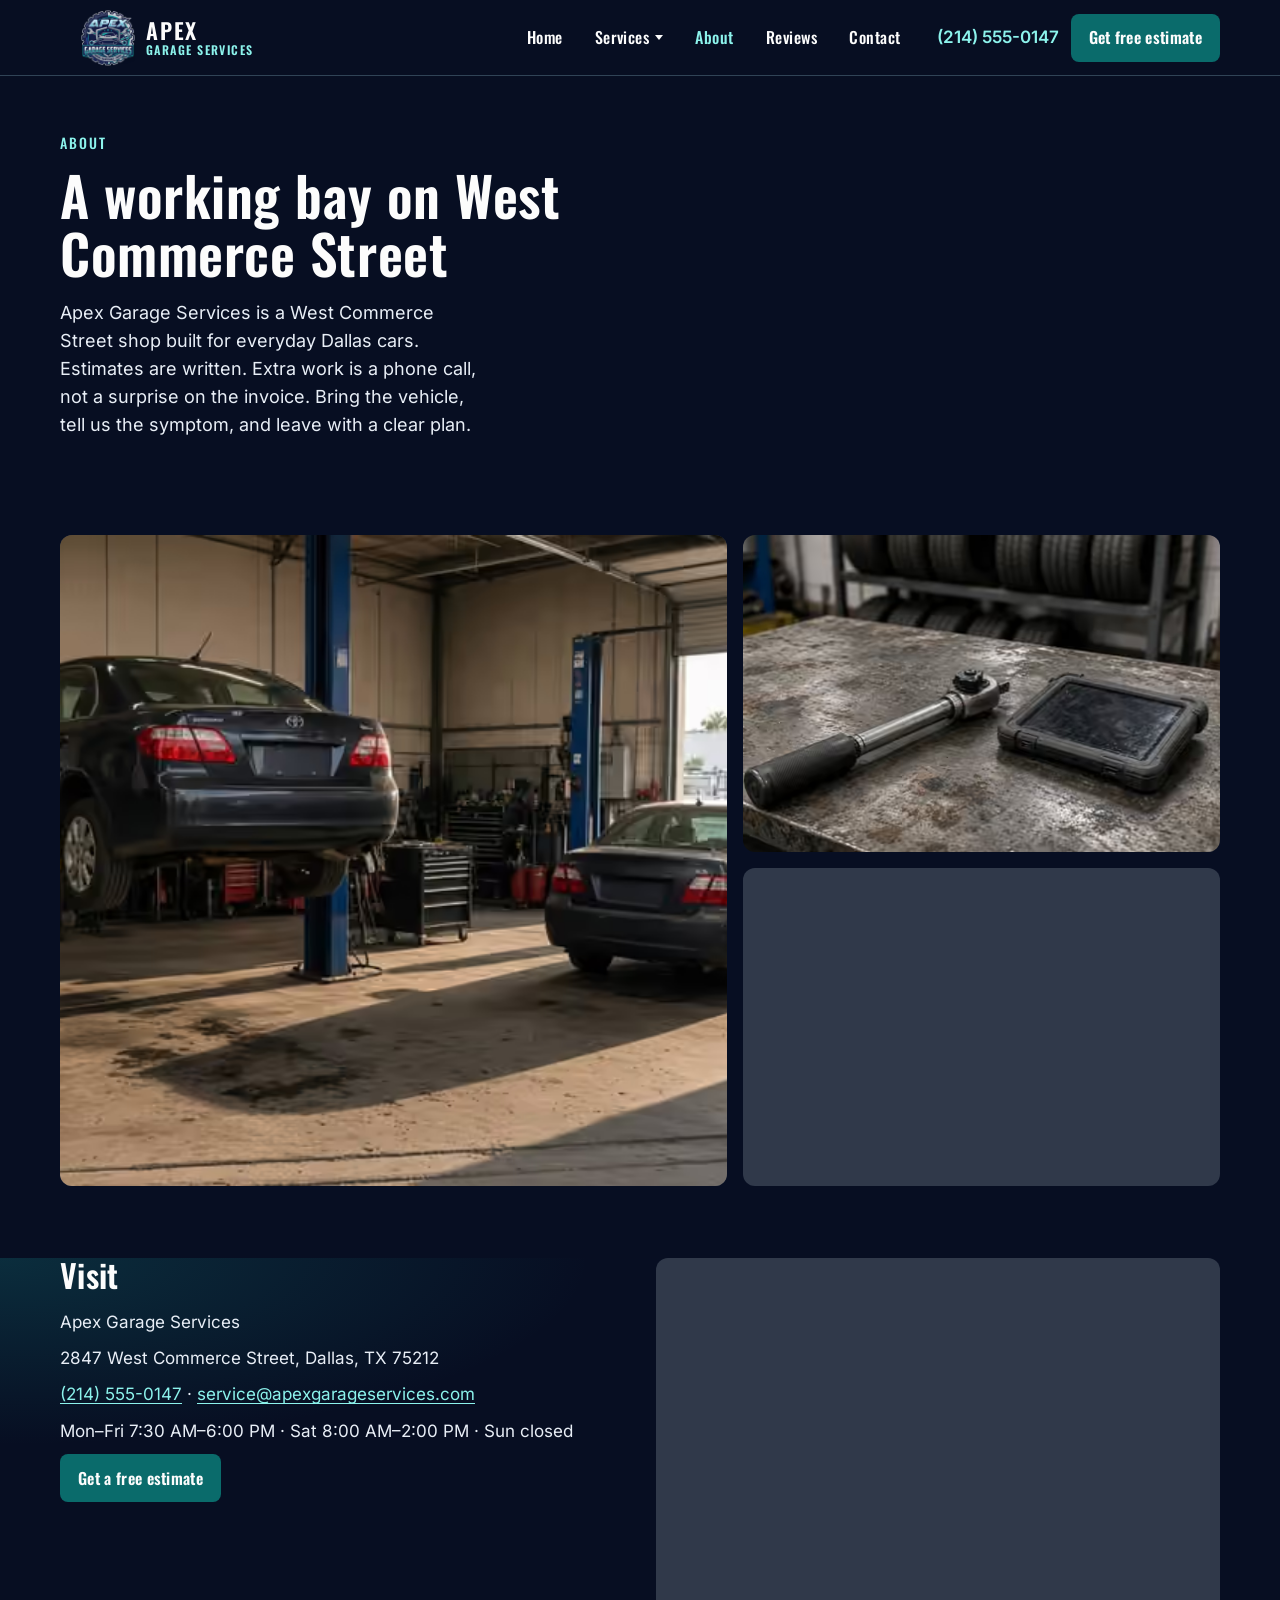
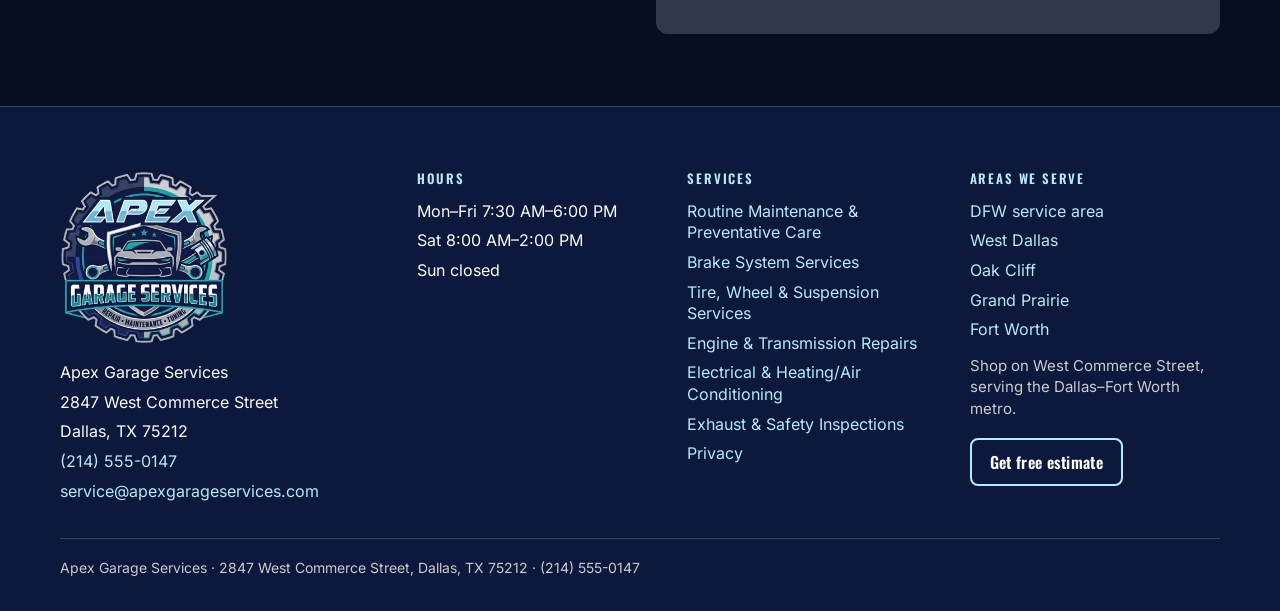
<file: about/index.html>
<!DOCTYPE html>
<html lang="en">
<head>
<meta charset="utf-8">
<meta name="viewport" content="width=device-width, initial-scale=1">
<meta name="robots" content="noindex, nofollow">
<title>About the Shop in Dallas, TX | Apex Garage Services</title>
<meta name="description" content="Apex Garage Services is a Dallas auto shop at 2847 West Commerce Street. Maintenance, brakes, tires, engine work, electrical, and inspections, with insured work and a written estimate.">
<link rel="canonical" href="https://apex-garage-services.vercel.app/about/">
<meta property="og:title" content="About the Shop in Dallas, TX | Apex Garage Services">
<meta property="og:description" content="Apex Garage Services is a Dallas auto shop at 2847 West Commerce Street. Maintenance, brakes, tires, engine work, electrical, and inspections, with insured work and a written estimate.">
<meta property="og:type" content="website">
<meta property="og:url" content="https://apex-garage-services.vercel.app/about/">
<meta property="og:image" content="https://apex-garage-services.vercel.app/assets/img/og-default.jpg">
<meta name="twitter:card" content="summary_large_image">
<meta name="twitter:title" content="About the Shop in Dallas, TX | Apex Garage Services">
<meta name="twitter:description" content="Apex Garage Services is a Dallas auto shop at 2847 West Commerce Street. Maintenance, brakes, tires, engine work, electrical, and inspections, with insured work and a written estimate.">
<meta name="twitter:image" content="https://apex-garage-services.vercel.app/assets/img/og-default.jpg">
<meta name="theme-color" content="#0C183C">
<link rel="icon" href="../favicon.png" type="image/png">
<link rel="preload" as="image" type="image/avif" imagesrcset="../assets/img/about-bay-480.avif 480w, ../assets/img/about-bay-768.avif 768w, ../assets/img/about-bay-960.avif 960w, ../assets/img/about-bay.avif 1280w" imagesizes="(max-width: 900px) calc(100vw - 32px), 658px" fetchpriority="high">
<link rel="preload" href="../assets/fonts/oswald-latin.woff2" as="font" type="font/woff2" crossorigin>
<style id="apex-css">@keyframes hero-drift{0%{transform:scale(1.07)}to{transform:scale(1)}}@keyframes rise-in{0%{opacity:0;transform:translateY(16px)}to{opacity:1;transform:none}}@keyframes pin-pulse{0%{transform:scale(.7);opacity:.9}to{transform:scale(1.5);opacity:0}}@font-face{font-family:Inter;font-style:normal;font-weight:400 600;font-display:swap;src:url(/assets/fonts/inter-latin.woff2)format("woff2");unicode-range:U+0000-00FF,U+0131,U+0152-0153,U+02BB-02BC,U+02C6,U+02DA,U+02DC,U+0304,U+0308,U+0329,U+2000-206F,U+20AC,U+2122,U+2191,U+2193,U+2212,U+2215,U+FEFF,U+FFFD}@font-face{font-family:Oswald;font-style:normal;font-weight:500 600;font-display:swap;src:url(/assets/fonts/oswald-latin.woff2)format("woff2");unicode-range:U+0000-00FF,U+0131,U+0152-0153,U+02BB-02BC,U+02C6,U+02DA,U+02DC,U+0304,U+0308,U+0329,U+2000-206F,U+20AC,U+2122,U+2191,U+2193,U+2212,U+2215,U+FEFF,U+FFFD}:root{--apex-navy:#0c183c;--apex-slate:#30394a;--apex-cyan:#b5eaf8;--apex-teal:#189c9c;--apex-teal-deep:#0c8490;--apex-teal-text:#8cf3ec;--apex-teal-text-hover:#d8fbff;--apex-teal-btn:#0a6b6b;--apex-teal-btn-hover:#084f52;--apex-silver:#acb1b7;--apex-silver-light:#cccccc;--apex-white:#fcfcfc;--apex-ground:#070e22;--apex-surface:#1b2c54;--apex-surface-2:#243664;--apex-line:rgba(181, 234, 248, 0.24);--apex-ink:#e8eef6;--apex-muted:#c9d3e2;--apex-navy-hover:#08122c;--apex-danger:#ffb7c3;--shadow:0 12px 28px rgba(0, 0, 0, 0.4);--radius-card:12px;--radius-ctl:8px;--max:1160px;--header:76px;--ease-out:cubic-bezier(0.2, 0.7, 0.2, 1);--motion-hover:220ms;--motion-reveal:520ms;--motion-menu:200ms}*,::after,::before{box-sizing:border-box}body,html{overflow-x:clip}html{scroll-behavior:smooth;color-scheme:dark}body{margin:0;background:var(--apex-ground);color:var(--apex-ink);font-family:Inter,system-ui,-apple-system,"Segoe UI",sans-serif;font-size:17px;line-height:1.55}img{max-width:100%;display:block}a{text-underline-offset:.18em}.bay-show .lane.is-on .lane-main strong,.site-nav a[aria-current=page],.site-nav a[aria-current=true],a,a:visited{color:var(--apex-teal-text)}.card h2 a:hover,.card h3 a:hover,a:hover{color:var(--apex-teal-text-hover)}.btn,.eyebrow,.menu-btn,.site-nav a,h1,h2,h3{font-family:Oswald,"Arial Narrow",Impact,sans-serif}.skip,h1,h2,h3{color:var(--apex-white)}h1,h2,h3{margin:0 0 16px;font-weight:600;letter-spacing:.01em;line-height:1.08}h1{font-size:clamp(36px,5vw,56px);max-width:16ch}h2{font-size:clamp(28px,3vw,32px)}h3{font-size:22px}p{margin:0 0 16px}.skip{position:absolute;left:16px;top:-40px;z-index:20;background:var(--apex-surface);padding:8px 12px}.skip:focus{top:8px}:focus-visible{outline:2px solid var(--apex-cyan);outline-offset:3px}.wrap{width:min(var(--max),calc(100% - 32px));margin-inline:auto}.site-header{position:sticky;top:0;z-index:30;height:var(--header);background:var(--apex-ground);border-bottom:1px solid var(--apex-line)}.header-bar,.logo{display:flex;align-items:center}.header-bar{height:100%;gap:24px}.logo{flex:none;gap:10px;color:var(--apex-white);text-decoration:none}.logo img{width:56px;height:56px;object-fit:contain}.logo-text{display:flex;flex-direction:column;gap:3px;line-height:1;font-family:Oswald,"Arial Narrow",Impact,sans-serif;font-weight:600}.logo-text span:first-child{font-size:22px;letter-spacing:.08em;text-transform:uppercase}.logo-text span:last-child{font-size:12px;letter-spacing:.12em;text-transform:uppercase;color:var(--apex-teal-text)}.site-nav{display:flex;align-items:center;gap:8px;margin-left:auto}.site-nav a{color:var(--apex-white);text-decoration:none;font-size:16px;letter-spacing:.03em;padding:10px 12px;border-radius:var(--radius-ctl)}.site-nav a:hover{background:var(--apex-surface-2);color:var(--apex-white)}.nav-drop{position:relative}.nav-drop>a{display:inline-flex;align-items:center;gap:6px}.nav-drop>a::after{content:"";width:0;height:0;border-left:4px solid transparent;border-right:4px solid transparent;border-top:5px solid currentColor}.nav-menu{display:flex;flex-direction:column;gap:4px;position:absolute;top:calc(100% + 4px);left:0;z-index:5;width:max-content;min-width:260px;max-width:min(26rem,calc(100vw - 24px));padding:8px;background:var(--apex-surface);border:1px solid var(--apex-line);border-radius:var(--radius-card);box-shadow:var(--shadow);visibility:hidden;opacity:0;transform:translateY(4px);pointer-events:none}.nav-menu::before{content:"";position:absolute;left:0;right:0;top:-12px;height:12px}.nav-drop:focus-within .nav-menu,.nav-drop:hover .nav-menu,.nav-drop[data-open=true] .nav-menu{visibility:visible;opacity:1;transform:none;pointer-events:auto;transition:opacity var(--motion-menu) var(--ease-out),transform var(--motion-menu) var(--ease-out)}.nav-menu a{display:flex;padding:10px 18px;line-height:1.25;letter-spacing:.02em;white-space:normal}.header-actions{display:flex;align-items:center;gap:12px}.call,.nav-menu a{min-height:44px;align-items:center}.call{color:var(--apex-teal-text);font-weight:600;text-decoration:none;display:inline-flex}.btn,.menu-btn{min-height:48px;border-radius:var(--radius-ctl);color:var(--apex-white);font-size:16px}.menu-btn{display:none;min-width:48px;border:1px solid var(--apex-line);background:var(--apex-surface);letter-spacing:.04em}.btn{position:relative;isolation:isolate;display:inline-flex;align-items:center;justify-content:center;padding:0 18px;border:0;font-weight:600;letter-spacing:.02em;text-decoration:none;cursor:pointer}.btn-teal:hover,.btn:hover{background:var(--apex-teal-btn-hover);color:var(--apex-white)}.btn,.btn-teal{background:var(--apex-teal-btn)}.btn-ghost{background:0 0;color:var(--apex-cyan);border:2px solid var(--apex-cyan)}.btn-ghost:hover{background:rgba(181,234,248,.12);color:var(--apex-cyan)}.hero{display:grid;min-height:min(88vh,780px);background:var(--apex-navy);overflow:visible}.cards>*,.footer-grid>*,.gallery>*,.hero>*,.split>*,.steps>*{min-width:0}.hero-media{grid-area:1/1;min-height:100%;background:var(--apex-slate);overflow:hidden}.hero-shade{grid-area:1/1;z-index:1;background:linear-gradient(90deg,rgba(7,14,34,.92)0,rgba(7,14,34,.88) 40%,rgba(7,14,34,.28) 58%,rgba(7,14,34,0) 72%);pointer-events:none}.hero-media img{width:100%;height:100%;object-fit:cover}.hero-copy{grid-area:1/1;z-index:2;display:flex;flex-direction:column;justify-content:center;width:min(var(--max),calc(100% - 32px));margin-inline:auto;padding:56px 0 148px;background:0 0;color:var(--apex-white)}.hero-copy h1{font-size:clamp(2.75rem,4vw + 1rem,5rem);max-width:none;letter-spacing:.04em;line-height:1.24}.hero-copy h1 span{display:block}.hero-actions{display:flex;flex-wrap:wrap;align-items:center;gap:12px 20px;margin:4px 0 12px}.hero-actions .btn{margin:0}.hero-call{color:var(--apex-white);font-weight:600;text-decoration:none;min-height:48px;display:inline-flex;align-items:center}.hero-call:hover,.scroll-cue{color:var(--apex-cyan)}.scroll-cue{margin:12px 0 0;font-family:Oswald,"Arial Narrow",Impact,sans-serif;font-size:13px;letter-spacing:.18em;text-transform:uppercase}.chips a,.promise-card{background:var(--apex-surface)}.promise-card{grid-area:1/1;z-index:3;align-self:end;width:min(var(--max),calc(100% - 32px));margin:0 auto -36px;padding:18px 22px;color:var(--apex-ink);border:1px solid var(--apex-line);border-radius:var(--radius-card);box-shadow:var(--shadow)}.promise-card .trust li{padding-top:0;border-top:0;color:var(--apex-muted)}.promise-card .trust strong{color:var(--apex-white)}.area-band{padding:52px 0 16px;background:var(--apex-ground)}.area-band p{margin-block:0}.chips,.cta-band .wrap{display:flex;flex-wrap:wrap}.chips{gap:10px;margin:0;padding:0;list-style:none}.chips a{display:inline-flex;align-items:center;min-height:44px;padding:0 16px;border:1.5px solid var(--apex-teal);border-radius:999px;color:var(--apex-teal-text);font-weight:600;text-decoration:none}.chips a:hover{background:var(--apex-surface-2);color:var(--apex-teal-text-hover)}.cta-band{padding:36px 0}.cta-band .wrap{align-items:center;justify-content:space-between;gap:16px 24px}.cta-band h2{margin:0}#estimate{scroll-margin-top:calc(var(--header) + 8px)}.band .step h3,.band>.wrap>.section-head h2,.cta-band .btn,.cta-band h2,.hero-copy h1,.trust strong{color:var(--apex-white)}.band-navy{background:var(--apex-navy)}.band .step span{font-size:clamp(42px,5vw,68px);line-height:.85;margin-bottom:12px;color:transparent;-webkit-text-stroke:1.5px var(--apex-teal-text)}.band .step{color:var(--apex-ink);background:#3a4560;border-color:rgba(181,234,248,.28)}.eyebrow{margin:0 0 12px;color:var(--apex-teal-text);font-size:14px;letter-spacing:.14em;text-transform:uppercase}.hero-copy .eyebrow{color:var(--apex-cyan)}.lede{font-size:18px;max-width:38ch}.hero-copy .btn{align-self:flex-start;margin:8px 0 24px}.trust{display:grid;grid-template-columns:repeat(3,1fr);gap:12px;margin:0;padding:0;list-style:none}.trust li{margin:0;padding-top:12px;border-top:1px solid rgba(252,252,252,.28);color:var(--apex-silver-light);font-size:16px}.trust strong{display:block;font-size:16px}.section{padding:72px 0}.section-head{max-width:640px;margin-bottom:32px}.cards{display:grid;grid-template-columns:repeat(3,1fr);gap:24px}.lane-list{display:grid;grid-template-columns:1fr 1fr;gap:12px;margin:0;padding:0;list-style:none}.lane{display:flex;flex-direction:column;align-items:flex-start;gap:12px;position:relative;isolation:isolate;min-height:100%;padding:18px 18px 16px;background:var(--apex-surface);border:1px solid var(--apex-line);border-radius:var(--radius-card);box-shadow:var(--shadow);--spot-x:50%;--spot-y:20%}.lane::after,.lane::before{content:"";position:absolute;pointer-events:none}.lane::before{inset:0;border-radius:inherit;background:radial-gradient(240px circle at var(--spot-x) var(--spot-y),rgba(140,243,236,.22),transparent 70%);opacity:0}.lane::after{left:16px;right:16px;top:0;height:1px;background:linear-gradient(90deg,transparent,var(--apex-teal-text),transparent);opacity:0;transform:scaleX(.4);transform-origin:center}.lane:focus-within{border-color:rgba(140,243,236,.55)}.lane-est,.lane-main{position:relative;z-index:1}.lane-main{text-decoration:none}.lane-main strong{display:block;margin-bottom:6px;font-family:Oswald,"Arial Narrow",Impact,sans-serif;font-weight:600;font-size:22px;letter-spacing:.02em;line-height:1.2}.lane-main span{display:block;color:var(--apex-muted);font-size:16px;line-height:1.45}.lane-main,.lane-main:hover{color:var(--apex-white)}.lane-est{display:inline-flex;align-items:center;gap:6px;font-weight:600}.lane-est::after{content:"";width:7px;height:7px;border-top:1.5px solid currentColor;border-right:1.5px solid currentColor;transform:rotate(45deg)}@media (max-width:800px){.lane-list{grid-template-columns:1fr}}.card,.card>a{position:relative}.card{display:flex;flex-direction:column;isolation:isolate;background:var(--apex-surface);border:1px solid var(--apex-line);border-radius:var(--radius-card);box-shadow:var(--shadow);overflow:visible}.card>a{display:block;aspect-ratio:3/2;overflow:hidden;border-radius:calc(var(--radius-card) - 1px) calc(var(--radius-card) - 1px)0 0}.card img{position:absolute;inset:0;width:100%;height:100%;object-fit:cover}.card h2{margin:0;font-size:22px}.card h2 a,.card h3 a{color:inherit;text-decoration:none}.logo picture,.site-footer picture{display:contents}.card>a picture,.card>picture,.frame picture,.hero-media picture{display:block;height:100%}.lead-form button:disabled{opacity:.65;cursor:wait}.form-status{margin:0 0 12px}.card-body{padding:20px 20px 24px;display:flex;flex-direction:column;gap:8px;flex:1}.card-body p{flex:1}.icon{width:36px;height:36px;color:var(--apex-teal)}.faq,.gallery .stack,.quotes,.steps{display:grid;gap:16px}.steps{grid-template-columns:repeat(3,1fr)}.faq details,.note,.quote,.step{background:var(--apex-surface);border:1px solid var(--apex-line);border-radius:var(--radius-card);padding:20px}.step span{display:block;margin-bottom:8px;color:var(--apex-teal-text);font-family:Oswald,"Arial Narrow",sans-serif;font-size:20px}.band{background:var(--apex-slate);color:var(--apex-white)}.band a,.site-footer a{color:var(--apex-cyan)}.split{display:grid;grid-template-columns:1fr 1fr;gap:32px;align-items:start}.frame{border-radius:var(--radius-card);overflow:hidden;min-height:240px;background:var(--apex-slate)}.frame img{width:100%;height:100%;object-fit:cover;min-height:240px}.nap{margin:0;padding:0;list-style:none}.nap li{margin:0 0 10px}.lead-form{background:var(--apex-surface);border:1px solid var(--apex-line);border-radius:var(--radius-card);box-shadow:var(--shadow);padding:24px}.form-grid,label{display:grid;gap:14px}label{gap:6px;font-size:14px;font-weight:600}input,select,textarea{width:100%;min-height:48px;padding:10px 12px;border:1px solid var(--apex-line);border-radius:var(--radius-ctl);background:var(--apex-surface-2);color:var(--apex-ink);font:inherit;font-weight:400}textarea{min-height:112px;resize:vertical}input:focus,select:focus,textarea:focus{outline:2px solid var(--apex-cyan);outline-offset:1px;border-color:var(--apex-teal)}.check{grid-template-columns:20px 1fr;align-items:start;font-weight:400}.check input{width:20px;min-height:20px;margin-top:2px;accent-color:var(--apex-teal)}.hp{position:absolute;left:-9999px;height:0;overflow:hidden}.field-error{margin:0;color:var(--apex-danger);font-size:14px;font-weight:600}::placeholder{color:var(--apex-muted);opacity:1}::selection{background:var(--apex-cyan);color:var(--apex-navy)}input:-webkit-autofill,select:-webkit-autofill,textarea:-webkit-autofill{-webkit-text-fill-color:var(--apex-ink);caret-color:var(--apex-ink);box-shadow:0 0 0 1000px var(--apex-surface-2) inset}.is-invalid{border-color:var(--apex-danger)}.help{margin:0 0 16px;font-size:14px}.site-footer{background:var(--apex-navy);color:var(--apex-white);padding:64px 0 32px;border-top:1px solid var(--apex-line)}.footer-grid{display:grid;grid-template-columns:minmax(220px,1.3fr) minmax(190px,.95fr) minmax(200px,1fr) minmax(200px,1fr);gap:36px 32px;align-items:start}.lockup{width:168px;height:auto}.fine{margin-top:36px;padding-top:18px;border-top:1px solid rgba(252,252,252,.18);color:var(--apex-silver-light);font-size:14px}.mobile-bar{display:none}.page-hero{padding:56px 0 8px}.page-hero h1{max-width:18ch;font-size:clamp(2.25rem,3vw + 1rem,3.4rem)}.prose{max-width:68ch}.breadcrumbs ol,.related{display:flex;flex-wrap:wrap;gap:12px}.gallery{display:grid;grid-template-columns:1.4fr 1fr;gap:16px}details summary{cursor:pointer;font-weight:600;color:var(--apex-white)}details p{margin:12px 0 0}@media (max-width:900px){.cards,.footer-grid,.gallery,.split,.steps,.trust{grid-template-columns:1fr}.section{padding:48px 0}.nav-drop,.nav-menu,.site-nav{flex-direction:column;align-items:stretch}.site-nav{display:none;position:absolute;top:var(--header);left:0;right:0;gap:0;padding:8px 16px 16px;background:var(--apex-surface);border-bottom:1px solid var(--apex-line)}.site-nav[data-open=true]{display:flex}.nav-drop,.nav-menu{display:flex}.nav-menu{position:static;width:auto;min-width:0;margin:4px 0 8px;padding:6px;gap:4px;border:1px solid var(--apex-line);border-radius:var(--radius-ctl);box-shadow:none;background:var(--apex-ground);visibility:visible;opacity:1;transform:none;pointer-events:auto}.nav-menu a{white-space:normal}.menu-btn{display:inline-flex;align-items:center;justify-content:center}.logo img{width:44px;height:44px}.logo-text span:first-child{font-size:18px}.logo-text span:last-child{font-size:10px}.header-actions .btn,.header-actions .call{display:none}.mobile-bar{display:grid;grid-template-columns:1fr 1fr;gap:8px;position:fixed;left:0;right:0;bottom:0;z-index:40;padding:8px 12px calc(8px + env(safe-area-inset-bottom));background:var(--apex-surface);border-top:1px solid var(--apex-line)}html{scroll-padding-bottom:112px}body{padding-bottom:112px}#estimate,.lead-form,.lead-form button,.lead-form input,.lead-form select,.lead-form textarea{scroll-margin-bottom:112px}}@media (prefers-reduced-motion:reduce){html{scroll-behavior:auto}*,::after,::before{animation:none!important;transition:none!important}[data-reveal],[data-reveal].is-pending,[data-reveal].is-shown{opacity:1!important;transform:none!important}.nav-drop:focus-within .nav-menu,.nav-drop:hover .nav-menu,.nav-drop[data-open=true] .nav-menu{opacity:1!important;visibility:visible!important;transform:none!important}}.trust-line{margin:0 0 20px;color:var(--apex-cyan);font-size:16px;max-width:36ch}.breadcrumbs{padding:16px 0 0;font-size:14px}.breadcrumbs ol{gap:8px;margin:0;padding:0;list-style:none;color:var(--apex-muted)}.breadcrumbs li:not(:last-child)::after{content:"/";margin-left:8px;color:var(--apex-silver)}.breadcrumbs a{color:var(--apex-teal-text);text-decoration:none}.breadcrumbs a:hover,.site-footer a:hover{text-decoration:underline}.map-embed{margin:16px 0;border-radius:var(--radius-card);overflow:hidden;border:1px solid var(--apex-line);background:var(--apex-slate);aspect-ratio:4/3}.map-embed iframe{display:block;width:100%;height:100%;border:0}.neighborhoods{display:grid;gap:28px;max-width:72ch}.neighborhood h2{margin-bottom:10px}.bio-slots,.cert-slots{display:grid;gap:12px;margin:0 0 24px;padding:0}.cert-slots{list-style:disc;padding-left:1.2em}#google-reviews .prose,.bio-slot{padding:16px;border:1px dashed var(--apex-line);border-radius:var(--radius-card);background:var(--apex-surface)}.bio-slot h3{margin-bottom:8px;font-size:18px}.area-links a{white-space:nowrap}.mobile-bar.is-hidden{transform:translateY(110%);pointer-events:none}.mobile-bar{transition:transform .2s ease}.mobile-bar .btn{width:100%}@media (max-width:900px){.hero{display:flex;flex-direction:column;min-height:0}.hero-shade{display:none}.hero-media{position:relative;height:26vh;min-height:160px;max-height:220px}.hero-media img,.hero-media picture{max-height:none;height:100%;aspect-ratio:auto}.hero-copy{width:auto;margin:0;padding:22px 20px 16px;background:var(--apex-navy)}.hero-copy h1{font-size:clamp(1.85rem,7.2vw,2.5rem);max-width:none;letter-spacing:.03em;line-height:1.12}.hero-copy .lede{font-size:16.5px}.promise-card{position:relative;width:min(var(--max),calc(100% - 32px));margin:16px auto 0}.area-band{padding-top:28px}.scroll-cue{display:none}.trust-line{margin-bottom:12px}}@media (max-width:900px) and (max-height:700px){.hero-media{height:22vh;min-height:140px;max-height:180px}.hero-copy{padding-top:16px;padding-bottom:8px}}.site-footer h2{margin:0 0 14px;color:var(--apex-cyan);font-size:13px;font-weight:600;letter-spacing:.14em;text-transform:uppercase;line-height:1.2}.footer-list{display:grid;gap:8px;margin:0;padding:0;list-style:none}.footer-brand .footer-list{margin-top:18px}.site-footer .footer-list li{margin:0;color:var(--apex-white);font-size:16px;line-height:1.35}.site-footer a{text-decoration:none}.footer-note{margin:14px 0 0;color:var(--apex-silver-light);font-size:15px;line-height:1.45;max-width:32ch}.site-footer .btn{margin-top:18px;color:var(--apex-white)}.site-footer .btn:hover{text-decoration:none;color:var(--apex-white)}@media (max-width:1100px){.footer-grid{grid-template-columns:1fr 1fr}}@media (max-width:900px){.footer-grid{grid-template-columns:1fr}}#estimate{background:radial-gradient(820px 260px at 0% 0%,rgba(24,156,156,.22),transparent 72%),var(--apex-ground)}.reviews-hero{background:var(--apex-navy);padding:72px 0}.reviews-hero,.reviews-hero .lede,.reviews-hero h1{color:var(--apex-white)}.reviews-hero .eyebrow{color:var(--apex-cyan)}.reviews-hero .lede{max-width:40ch}#google-reviews{padding-top:0}#google-reviews .prose{border:1px solid var(--apex-line);box-shadow:var(--shadow);padding:32px 28px;margin-top:-36px}.nav-drop>a,.site-nav>a,details summary{position:relative}.nav-drop>a::before,.site-nav>a::before,details summary::after{content:"";position:absolute;left:12px;right:12px;bottom:4px;height:2px;background:var(--apex-teal);transform:scaleX(0);transform-origin:left center;pointer-events:none}.btn::before,.card::after{content:"";position:absolute;inset:0;border-radius:inherit;pointer-events:none;opacity:0}.btn::before{z-index:-1;box-shadow:0 8px 18px rgba(12,24,60,.18)}.card::after{z-index:-1;box-shadow:0 16px 32px rgba(12,24,60,.16)}details summary::after{left:0;right:0;bottom:0}.card>a:focus-visible{outline-offset:-4px}@media (hover:hover) and (pointer:fine){.btn,.card,.chips a{transition:transform var(--motion-hover) var(--ease-out)}.btn::before,.card::after,.lane-est::after,.lane::after,.lane::before,.nav-drop>a::before,.site-nav>a::before,details summary::after{transition:opacity var(--motion-hover) var(--ease-out),transform var(--motion-hover) var(--ease-out)}.card>a img{transition:transform 300ms var(--ease-out)}.chips a:hover{transform:translateY(-2px)}.btn:hover:not(:disabled){transform:translateY(-2px)}.btn:hover:not(:disabled)::before,.card:hover:not(.is-pending)::after{opacity:1}.btn-ghost:hover:not(:disabled){transform:translateY(-1px)}.btn:disabled,.btn:disabled:hover,.mobile-bar .btn,.mobile-bar .btn:hover{transform:none}.btn:disabled::before,.mobile-bar .btn::before{opacity:0}.nav-drop>a:hover::before,.site-nav>a:hover::before,details summary:hover::after{transform:scaleX(1)}.card:hover:not(.is-pending){transform:translateY(-4px)}.card:hover:not(.is-pending)>a img{transform:scale(1.025)}html.js-motion .card[data-reveal].is-shown:hover{transform:translateY(-4px);transition:transform var(--motion-hover) var(--ease-out),opacity var(--motion-reveal) var(--ease-out)}.lane{transition:transform var(--motion-hover) var(--ease-out),border-color var(--motion-hover) var(--ease-out)}.lane:focus-within:not(.is-pending),.lane:hover:not(.is-pending){transform:translateY(-6px);border-color:rgba(140,243,236,.55)}.lane:focus-within::after,.lane:focus-within::before,.lane:hover::after,.lane:hover::before{opacity:1}.lane:focus-within::after,.lane:hover::after{transform:scaleX(1)}.lane:focus-within .lane-est::after,.lane:hover .lane-est::after{transform:rotate(45deg) translate(2px,-2px)}html.js-motion .lane[data-reveal].is-shown:focus-within,html.js-motion .lane[data-reveal].is-shown:hover{transform:translateY(-6px);transition:transform var(--motion-hover) var(--ease-out),border-color var(--motion-hover) var(--ease-out),opacity var(--motion-reveal) var(--ease-out)}.frame img{transition:transform 420ms var(--ease-out)}.frame:hover img{transform:scale(1.035)}}@media (prefers-reduced-motion:no-preference){.hero-media img{transform-origin:68% 42%;animation:hero-drift 18s var(--ease-out) both}.hero-copy .eyebrow,.page-hero .wrap>*,.promise-card .trust li{animation:rise-in 520ms var(--ease-out) backwards}.hero-copy h1 span:nth-child(1),.page-hero .wrap>:nth-child(2){animation-delay:80ms}.page-hero .wrap>:nth-child(3){animation-delay:150ms}.hero-copy h1 span{animation:rise-in 560ms var(--ease-out) backwards}.hero-copy h1 span:nth-child(2){animation-delay:170ms}.hero-copy h1 span:nth-child(3){animation-delay:260ms}.hero-copy .lede{animation:rise-in 520ms var(--ease-out) 340ms backwards}.hero-actions{animation:rise-in 520ms var(--ease-out) 420ms backwards}.trust-line{animation:rise-in 520ms var(--ease-out) 500ms backwards}.scroll-cue{animation:rise-in 520ms var(--ease-out) 580ms backwards}.promise-card .trust li:nth-child(2){animation-delay:90ms}.promise-card .trust li:nth-child(3){animation-delay:170ms}.area-band p{animation:rise-in 520ms var(--ease-out) 180ms backwards}}html.js-motion [data-reveal].is-pending{opacity:0;transform:translateY(16px);transition:none}html.js-motion [data-reveal].is-shown{opacity:1;transform:none;transition:opacity var(--motion-reveal) var(--ease-out) var(--reveal-delay, 0ms),transform var(--motion-reveal) var(--ease-out) var(--reveal-delay, 0ms)}html.js-motion .lane[data-reveal].is-pending{transform:translateY(22px) scale(.98)}@media (max-width:900px){html.js-motion [data-reveal-group]>[data-reveal]{transition-delay:0ms!important}html.js-motion .lane-list>[data-reveal]{transition-delay:var(--reveal-delay, 0ms)!important}.nav-menu{visibility:visible;opacity:1;transform:none;pointer-events:auto}}#on-the-car{scroll-margin-top:calc(var(--header) + 8px)}.bay{display:grid;grid-template-columns:minmax(0,1fr) minmax(300px,460px);gap:28px;align-items:start}.bay-stage{position:sticky;top:calc(var(--header) + 12px);z-index:2}.bay-viewport{position:relative;overflow:hidden;aspect-ratio:16/9;border:1px solid var(--apex-line);border-radius:var(--radius-card);background:#15233f}.spin{position:absolute;inset:0;user-select:none}.spin:focus-visible{outline:2px solid var(--apex-teal-text);outline-offset:-3px}.spin-frame{position:absolute;inset:0;width:100%;height:100%;object-fit:cover;opacity:0;pointer-events:none;transition:opacity 420ms cubic-bezier(.4,0,.2,1)}.spin-frame.is-on{opacity:1}.callout b,.pin{border-radius:50%}.pin{position:absolute;left:68%;top:63%;width:14px;height:14px;background:#8cf3ec;transform:translate(-50%,-50%);pointer-events:none;transition:opacity 320ms var(--ease-out)}.spin.is-turning .pin{opacity:0}.pin::after,.pin::before{content:"";position:absolute}.pin::before{left:50%;bottom:100%;width:2px;height:28px;background:#8cf3ec;transform:translateX(-50%)}.pin::after{inset:-8px;border:2px solid rgba(140,243,236,.7);border-radius:50%;animation:pin-pulse 1.6s var(--ease-out) infinite}.bay-status{margin:14px 0 0;min-height:3.4em}.bay-where{display:block;color:var(--apex-white);font-family:Oswald,"Arial Narrow",Impact,sans-serif;font-size:22px;font-weight:600;letter-spacing:.03em;line-height:1.15}.bay-name{display:block;margin-top:4px;color:var(--apex-cyan);font-size:15px}.svc-group{margin:0 0 22px;scroll-margin-top:calc(var(--header) + 12px)}.svc span,.svc strong,.svc-title span{display:block}.page-hero .svc-lede{max-width:48ch}.svc-group h3{margin:0 0 10px;color:var(--apex-cyan);font-size:18px;letter-spacing:.02em;line-height:1.25;text-transform:none}.cutaway img,.svc{width:100%;display:block}.svc{margin:0 0 6px;padding:10px 12px;border:1px solid transparent;border-radius:var(--radius-ctl);background:0 0;color:inherit;font:inherit;text-align:left;cursor:pointer}.svc strong{color:var(--apex-white);font-family:Oswald,"Arial Narrow",Impact,sans-serif;font-size:17px;font-weight:600;letter-spacing:.02em}.svc span{margin-top:2px;color:var(--apex-muted);font-size:14.5px;line-height:1.4}.svc:hover,.svc[aria-pressed=true]{background:var(--apex-surface-2);border-color:var(--apex-line);box-shadow:inset 3px 0 0 var(--apex-teal)}.bay-cta{margin:8px 0 0}@media (max-width:900px){.bay{grid-template-columns:1fr}.bay-stage{order:-1;position:sticky;top:calc(var(--header) + 4px);padding-bottom:8px;background:var(--apex-ground)}}.bay-show{display:flex;flex-direction:column;gap:22px}.bay-show .bay-stage{position:relative;top:auto;order:0;width:100%;padding:0;background:0 0}.bay-show .bay-viewport{aspect-ratio:auto;min-height:0;border-radius:20px;background:#152240;box-shadow:0 28px 70px rgba(0,0,0,.45)}.bay-show .spin-stage{position:relative;aspect-ratio:16/9;background:#152240}.bay-show .spin{inset:0;height:100%}.callout-lines,.cutaway{position:absolute;inset:0}.cutaway{z-index:2;margin:0;pointer-events:none;transition:opacity 320ms var(--ease-out)}.cutaway img{height:100%;object-fit:cover}.callout-lines{width:100%;height:100%;overflow:visible}.cline{stroke:rgba(181,234,248,.75);stroke-width:1.5px;vector-effect:non-scaling-stroke;fill:none}.cline.is-on{stroke:#8cf3ec;stroke-width:2px}.callout,.cdot{position:absolute}.cdot{z-index:3;width:10px;height:10px;margin:-5px 0 0-5px;border-radius:50%;background:#8cf3ec;box-shadow:0 0 0 4px rgba(140,243,236,.22)}.cdot.is-on{box-shadow:0 0 0 6px rgba(140,243,236,.38)}.callout{z-index:4;display:inline-flex;align-items:center;gap:8px;min-height:36px;margin:0;padding:4px 12px 4px 4px;border:1px solid transparent;border-radius:999px;background:#fff;color:#10203f;box-shadow:0 8px 18px rgba(0,0,0,.28);cursor:pointer;font-family:Oswald,"Arial Narrow",Impact,sans-serif;font-size:14px;font-weight:600;letter-spacing:.04em;line-height:1;text-transform:uppercase;pointer-events:auto}.callout b{display:grid;place-items:center;width:28px;height:28px;background:#149c9c;color:#fff;font-size:13px}.bay-show .callout{z-index:6;gap:0;padding:4px}.bay-show .callout>span{position:absolute;width:1px;height:1px;padding:0;margin:-1px;overflow:hidden;clip:rect(0,0,0,0);white-space:nowrap;border:0}.callout.is-on{border-color:#8cf3ec;box-shadow:0 0 0 3px rgba(140,243,236,.35),0 8px 18px rgba(0,0,0,.28)}.callout:focus-visible{outline:2px solid #10203f;outline-offset:3px}.bay-show .bay-status,.bay-show .pin{opacity:0}.bay-show .pin{width:16px;height:16px}.bay-show .pin::before{height:42px}.bay-show .bay-status,.bay-show .job-dock{position:absolute;margin:0;border-radius:14px}.bay-show .bay-status{z-index:3;pointer-events:none;left:16px;bottom:16px;min-height:0;max-width:min(420px,calc(100% - 32px));padding:14px 16px;border:1px solid var(--apex-line);background:rgba(7,14,34,.78)}.job-dock{gap:10px}.job-dock,.job-sets{display:grid}.bay-show .job-dock{z-index:4;width:min(380px,calc(100% - 20px));max-height:42%;padding:12px 16px 10px;overflow:auto;border:1px solid rgba(181,234,248,.22);background:rgba(7,14,34,.92);box-shadow:0 12px 28px rgba(0,0,0,.4);scrollbar-width:thin;scrollbar-color:rgba(181,234,248,.45) transparent;transition:opacity 320ms var(--ease-out)}.bay-show .job-dock::-webkit-scrollbar{width:8px}.bay-show .job-dock::-webkit-scrollbar-thumb{border-radius:8px;background:rgba(181,234,248,.45)}.bay-show .job-kicker{display:none}.bay-show .job-set{grid-template-columns:1fr}.bay-show .job-dock .svc{padding:6px 0}.bay-show .job-dock .svc strong{font-size:18px}.bay-show .job-dock .svc span{margin-top:3px;font-size:15px;line-height:1.4}.job-kicker{margin:0;color:var(--apex-cyan);font-family:Oswald,"Arial Narrow",Impact,sans-serif;font-size:13px;font-weight:600;letter-spacing:.14em;text-transform:uppercase}.job-set{display:grid;grid-template-columns:1fr 1fr;gap:8px;transition:opacity 400ms var(--ease-out),transform 400ms var(--ease-out)}.job-set.is-out,.job-set.is-shown{grid-area:1/1}.job-set.is-out{opacity:0;transform:translateY(10px);pointer-events:none}.job-set[hidden]{display:none}.bay-show .lane.svc-group,.job-set .svc{margin:0}.bay-show .pick-list{gap:14px}.bay-show .lane{align-items:stretch;padding:0;border-left-width:3px;border-left-color:rgba(181,234,248,.28);background:linear-gradient(180deg,rgba(181,234,248,.05),transparent 42%),var(--apex-surface);border-radius:18px}.bay-show .lane.is-on{border-color:rgba(140,243,236,.4);border-left-color:var(--apex-teal-text);background:linear-gradient(100deg,rgba(140,243,236,.12),transparent 48%),var(--apex-surface)}.bay-show .lane.is-on,.bay-show .lane:focus-within,.bay-show .lane:hover{border-left-color:var(--apex-teal-text)}.bay-show .lane::after{left:20px;right:20px;top:auto;bottom:0;width:auto;height:2px;opacity:1;transform:scaleX(0);transform-origin:left center;background:linear-gradient(90deg,var(--apex-teal-text),transparent 78%)}.bay-show .lane.is-on::after,.bay-show .lane:focus-within::after,.bay-show .lane:hover::after{transform:scaleX(1)}.bay-show .svc-lead,.bay-show .svc-lead:hover,.bay-show .svc-lead[aria-pressed=true]{display:grid;grid-template-columns:58px minmax(0,1fr);gap:10px 14px;align-items:start;width:100%;height:100%;margin:0;padding:22px 20px 20px;border:0;background:0 0;box-shadow:none;cursor:pointer}.pick-no{padding-top:2px;font-family:Oswald,"Arial Narrow",Impact,sans-serif;font-size:32px;font-weight:600;letter-spacing:.04em;line-height:1;color:#9bb6cc}.bay-show .lane.is-on .pick-no,.bay-show .lane.is-on .pick-where,.bay-show .lane:focus-within .pick-no,.bay-show .lane:focus-within .pick-where,.bay-show .lane:hover .pick-no,.bay-show .lane:hover .pick-where{color:var(--apex-teal-text)}.bay-show .pick-copy{display:block;min-width:0}.bay-show .pick-copy strong{margin-bottom:6px;font-size:22px;line-height:1.15}.bay-show .pick-copy>span{margin-top:0;font-size:16px;line-height:1.45}.pick-where{display:flex;align-items:center;gap:8px;margin-top:14px;color:var(--apex-muted);font-family:Oswald,"Arial Narrow",Impact,sans-serif;font-size:13px;font-style:normal;font-weight:600;letter-spacing:.14em;line-height:1;text-transform:uppercase}.pick-where::before{content:"";width:6px;height:6px;flex:0 0 6px;border-radius:50%;background:currentColor;box-shadow:0 0 0 3px rgba(140,243,236,.16)}@media (max-width:1000px){.bay-show .spin-stage{display:flex;flex-direction:column;aspect-ratio:auto;min-height:0;background:0 0}.bay-show .spin{position:relative;inset:auto;width:100%;height:auto;aspect-ratio:16/9;min-height:0}.bay-show .spin-frame{object-fit:contain;object-position:center bottom}.callout{font-size:11px;gap:0;padding:3px}.callout b{width:22px;height:22px;font-size:11px}.bay-show .bay-status{max-width:46%;padding:10px 12px}.bay-show .bay-name{font-size:13px}.bay-show .job-dock{padding:10px 12px 8px;border-radius:12px}.bay-show .job-dock .svc strong{font-size:16px}.bay-show .job-dock .svc span{font-size:14px}.job-set{grid-template-columns:1fr}.bay-show .bay-where{font-size:18px}.bay-show .svc-lead,.bay-show .svc-lead:hover,.bay-show .svc-lead[aria-pressed=true]{grid-template-columns:46px minmax(0,1fr);padding:18px 16px 16px}.pick-no{font-size:26px}.bay-show .pick-copy strong{font-size:20px}}</style>
<script type="application/ld+json">{"@context":"https://schema.org","@type":"AutoRepair","@id":"https://apex-garage-services.vercel.app/#business","name":"Apex Garage Services","url":"https://apex-garage-services.vercel.app/","image":"https://apex-garage-services.vercel.app/assets/img/og-default.jpg","telephone":"(214) 555-0147","email":"service@apexgarageservices.com","priceRange":"$$","address":{"@type":"PostalAddress","streetAddress":"2847 West Commerce Street","addressLocality":"Dallas","addressRegion":"TX","postalCode":"75212","addressCountry":"US"},"geo":{"@type":"GeoCoordinates","latitude":32.7767,"longitude":-96.851},"hasMap":"https://maps.google.com/?q=2847+West+Commerce+Street,+Dallas,+TX+75212","openingHoursSpecification":[{"@type":"OpeningHoursSpecification","dayOfWeek":["Monday","Tuesday","Wednesday","Thursday","Friday"],"opens":"07:30","closes":"18:00"},{"@type":"OpeningHoursSpecification","dayOfWeek":"Saturday","opens":"08:00","closes":"14:00"}],"areaServed":[{"@type":"City","name":"Dallas"},{"@type":"Place","name":"West Dallas"},{"@type":"Place","name":"Oak Cliff"},{"@type":"Place","name":"Grand Prairie"},{"@type":"City","name":"Fort Worth"}]}</script>

</head>
<body>
<a class="skip" href="#main">Skip to content</a>
<header class="site-header">
  <div class="wrap header-bar">
    <a class="logo" href="../"><picture><source srcset="../assets/logo-112.avif" type="image/avif"><source srcset="../assets/logo-112.webp" type="image/webp"><img src="../assets/logo-112.png" width="56" height="56" alt="Apex Garage Services"></picture><span class="logo-text"><span>Apex</span><span>Garage Services</span></span></a>
    <nav class="site-nav" id="site-nav" aria-label="Primary"><a href="../">Home</a><div class="nav-drop"><a href="../services/" aria-haspopup="true" aria-expanded="false">Services</a><div class="nav-menu"><a href="../services/#routine">Routine Maintenance &amp; Preventative Care</a><a href="../services/#brakes">Brake System Services</a><a href="../services/#tires">Tire, Wheel &amp; Suspension Services</a><a href="../services/#engine">Engine &amp; Transmission Repairs</a><a href="../services/#electrical">Electrical &amp; Heating/Air Conditioning</a><a href="../services/#exhaust">Exhaust &amp; Safety Inspections</a></div></div><a href="../about/" aria-current="page">About</a><a href="../reviews/">Reviews</a><a href="../contact/">Contact</a></nav>
    <div class="header-actions">
      <a class="call" href="tel:+12145550147">(214) 555-0147</a>
      <a class="btn" href="../contact/">Get free estimate</a>
      <button class="menu-btn" type="button" aria-expanded="false" aria-controls="site-nav">Menu</button>
    </div>
  </div>
</header>
<main id="main">

<section class="page-hero"><div class="wrap"><p class="eyebrow">About</p><h1>A working bay on West Commerce Street</h1><p class="lede">Apex Garage Services is a West Commerce Street shop built for everyday Dallas cars. Estimates are written. Extra work is a phone call, not a surprise on the invoice. Bring the vehicle, tell us the symptom, and leave with a clear plan.</p></div></section>
<section class="section">
  <div class="wrap gallery">
    <div class="frame"><picture><source type="image/avif" srcset="../assets/img/about-bay-480.avif 480w, ../assets/img/about-bay-768.avif 768w, ../assets/img/about-bay-960.avif 960w, ../assets/img/about-bay.avif 1280w" sizes="(max-width: 900px) calc(100vw - 32px), 658px"><source type="image/webp" srcset="../assets/img/about-bay-480.webp 480w, ../assets/img/about-bay-768.webp 768w, ../assets/img/about-bay-960.webp 960w, ../assets/img/about-bay.webp 1280w" sizes="(max-width: 900px) calc(100vw - 32px), 658px"><img src="../assets/img/about-bay.jpg" alt="The shop bay from the open door, with two sedans on the lifts" width="1280" height="720" fetchpriority="high"></picture></div>
    <div class="stack">
      <div class="frame"><picture><source type="image/avif" srcset="../assets/img/tools-480.avif 480w, ../assets/img/tools-768.avif 768w, ../assets/img/tools-960.avif 960w, ../assets/img/tools.avif 1248w" sizes="(max-width: 900px) calc(100vw - 32px), 470px"><source type="image/webp" srcset="../assets/img/tools-480.webp 480w, ../assets/img/tools-768.webp 768w, ../assets/img/tools-960.webp 960w, ../assets/img/tools.webp 1248w" sizes="(max-width: 900px) calc(100vw - 32px), 470px"><img src="../assets/img/tools.jpg" alt="A torque wrench and a diagnostic tablet on a steel bench" width="1248" height="832" loading="lazy" decoding="async"></picture></div>
      <div class="frame"><picture><source type="image/avif" srcset="../assets/img/lot-car-480.avif 480w, ../assets/img/lot-car-768.avif 768w, ../assets/img/lot-car-960.avif 960w, ../assets/img/lot-car.avif 1248w" sizes="(max-width: 900px) calc(100vw - 32px), 564px"><source type="image/webp" srcset="../assets/img/lot-car-480.webp 480w, ../assets/img/lot-car-768.webp 768w, ../assets/img/lot-car-960.webp 960w, ../assets/img/lot-car.webp 1248w" sizes="(max-width: 900px) calc(100vw - 32px), 564px"><img src="../assets/img/lot-car.jpg" alt="A silver sedan in the shop lot" width="1248" height="832" loading="lazy" decoding="async"></picture></div>
    </div>
  </div>
</section>
<section class="section" id="estimate" style="padding-top:0">
  <div class="wrap split">
    <div class="prose">
      <h2>Visit</h2>
      <ul class="nap">
        <li>Apex Garage Services</li>
        <li>2847 West Commerce Street, Dallas, TX 75212</li>
        <li><a href="tel:+12145550147">(214) 555-0147</a> · <a href="mailto:service@apexgarageservices.com">service@apexgarageservices.com</a></li>
        <li>Mon–Fri 7:30 AM–6:00 PM · Sat 8:00 AM–2:00 PM · Sun closed</li>
      </ul>
      <p><a class="btn" href="../contact/">Get a free estimate</a></p>
    </div>
    <div class="frame"><picture><source type="image/avif" srcset="../assets/img/visit-front-480.avif 480w, ../assets/img/visit-front-768.avif 768w, ../assets/img/visit-front-960.avif 960w, ../assets/img/visit-front.avif 1248w" sizes="(max-width: 900px) calc(100vw - 32px), 564px"><source type="image/webp" srcset="../assets/img/visit-front-480.webp 480w, ../assets/img/visit-front-768.webp 768w, ../assets/img/visit-front-960.webp 960w, ../assets/img/visit-front.webp 1248w" sizes="(max-width: 900px) calc(100vw - 32px), 564px"><img src="../assets/img/visit-front.jpg" alt="The shop roll-up door from the street" width="1248" height="832" loading="lazy" decoding="async"></picture></div>
  </div>
</section>
</main>
<footer class="site-footer">
  <div class="wrap footer-grid">
    <div class="footer-brand">
      <picture><source srcset="../assets/logo-lockup-300.avif" type="image/avif"><source srcset="../assets/logo-lockup-300.webp" type="image/webp"><img class="lockup" src="../assets/logo-lockup-300.png" width="168" height="174" loading="lazy" decoding="async" alt="Apex Garage Services"></picture>
      <ul class="footer-list">
        <li>Apex Garage Services</li>
        <li>2847 West Commerce Street</li>
        <li>Dallas, TX 75212</li>
        <li><a href="tel:+12145550147">(214) 555-0147</a></li>
        <li><a href="mailto:service@apexgarageservices.com">service@apexgarageservices.com</a></li>
      </ul>
    </div>
    <div>
      <h2>Hours</h2>
      <ul class="footer-list">
        <li>Mon–Fri 7:30 AM–6:00 PM</li>
        <li>Sat 8:00 AM–2:00 PM</li>
        <li>Sun closed</li>
      </ul>
    </div>
    <div>
      <h2>Services</h2>
      <ul class="footer-list">
        <li><a href="../services/#routine">Routine Maintenance &amp; Preventative Care</a></li>
        <li><a href="../services/#brakes">Brake System Services</a></li>
        <li><a href="../services/#tires">Tire, Wheel &amp; Suspension Services</a></li>
        <li><a href="../services/#engine">Engine &amp; Transmission Repairs</a></li>
        <li><a href="../services/#electrical">Electrical &amp; Heating/Air Conditioning</a></li>
        <li><a href="../services/#exhaust">Exhaust &amp; Safety Inspections</a></li>
        <li><a href="../privacy/">Privacy</a></li>
      </ul>
    </div>
    <div>
      <h2>Areas we serve</h2>
      <ul class="footer-list">
        <li><a href="../dallas-tx/">DFW service area</a></li>
        <li><a href="../locations/west-dallas/">West Dallas</a></li>
        <li><a href="../locations/oak-cliff/">Oak Cliff</a></li>
        <li><a href="../locations/grand-prairie/">Grand Prairie</a></li>
        <li><a href="../locations/fort-worth/">Fort Worth</a></li>
      </ul>
      <p class="footer-note">Shop on West Commerce Street, serving the Dallas–Fort Worth metro.</p>
      <a class="btn btn-ghost" href="../contact/">Get free estimate</a>
    </div>
  </div>
  <div class="wrap fine">Apex Garage Services · 2847 West Commerce Street, Dallas, TX 75212 · (214) 555-0147</div>
</footer>
<div class="mobile-bar" id="mobile-bar">
  <a class="btn btn-teal" href="tel:+12145550147">Call</a>
  <a class="btn" href="#estimate">Estimate</a>
</div>
<script src="../assets/js/main.js?v=282e8dac" defer></script>
</body>
</html>
</file>
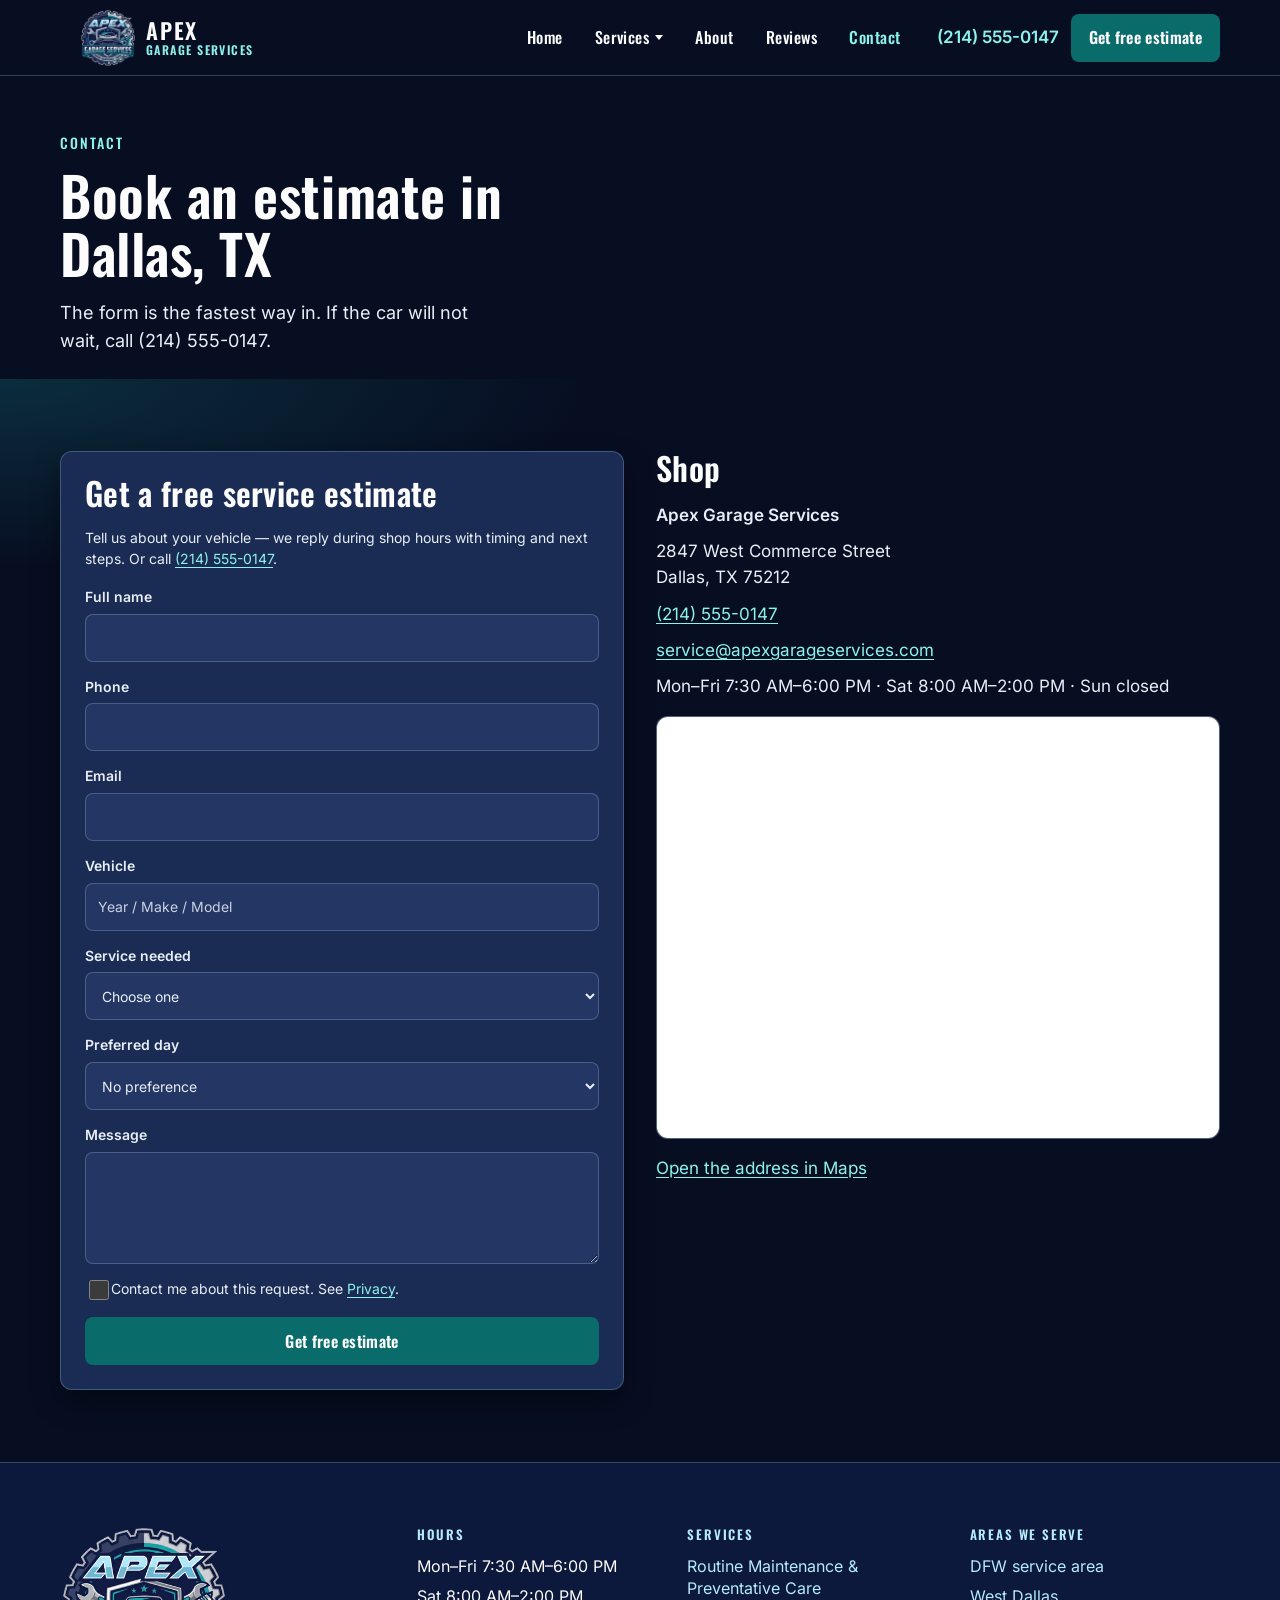
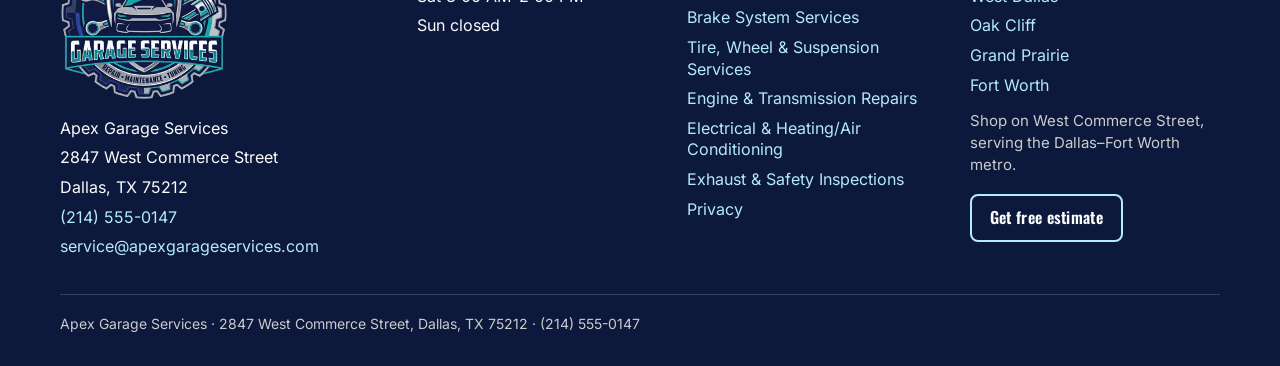
<file: contact/index.html>
<!DOCTYPE html>
<html lang="en">
<head>
<meta charset="utf-8">
<meta name="viewport" content="width=device-width, initial-scale=1">
<meta name="robots" content="noindex, nofollow">
<title>Contact and Estimates in Dallas, TX | Apex Garage Services</title>
<meta name="description" content="Request a free estimate from Apex Garage Services at 2847 West Commerce Street, Dallas, TX 75212, or call (214) 555-0147.">
<link rel="canonical" href="https://apex-garage-services.vercel.app/contact/">
<meta property="og:title" content="Contact and Estimates in Dallas, TX | Apex Garage Services">
<meta property="og:description" content="Request a free estimate from Apex Garage Services at 2847 West Commerce Street, Dallas, TX 75212, or call (214) 555-0147.">
<meta property="og:type" content="website">
<meta property="og:url" content="https://apex-garage-services.vercel.app/contact/">
<meta property="og:image" content="https://apex-garage-services.vercel.app/assets/img/og-default.jpg">
<meta name="twitter:card" content="summary_large_image">
<meta name="twitter:title" content="Contact and Estimates in Dallas, TX | Apex Garage Services">
<meta name="twitter:description" content="Request a free estimate from Apex Garage Services at 2847 West Commerce Street, Dallas, TX 75212, or call (214) 555-0147.">
<meta name="twitter:image" content="https://apex-garage-services.vercel.app/assets/img/og-default.jpg">
<meta name="theme-color" content="#0C183C">
<link rel="icon" href="../favicon.png" type="image/png">
<link rel="preload" href="../assets/fonts/oswald-latin.woff2" as="font" type="font/woff2" crossorigin>
<style id="apex-css">@keyframes hero-drift{0%{transform:scale(1.07)}to{transform:scale(1)}}@keyframes rise-in{0%{opacity:0;transform:translateY(16px)}to{opacity:1;transform:none}}@keyframes pin-pulse{0%{transform:scale(.7);opacity:.9}to{transform:scale(1.5);opacity:0}}@font-face{font-family:Inter;font-style:normal;font-weight:400 600;font-display:swap;src:url(/assets/fonts/inter-latin.woff2)format("woff2");unicode-range:U+0000-00FF,U+0131,U+0152-0153,U+02BB-02BC,U+02C6,U+02DA,U+02DC,U+0304,U+0308,U+0329,U+2000-206F,U+20AC,U+2122,U+2191,U+2193,U+2212,U+2215,U+FEFF,U+FFFD}@font-face{font-family:Oswald;font-style:normal;font-weight:500 600;font-display:swap;src:url(/assets/fonts/oswald-latin.woff2)format("woff2");unicode-range:U+0000-00FF,U+0131,U+0152-0153,U+02BB-02BC,U+02C6,U+02DA,U+02DC,U+0304,U+0308,U+0329,U+2000-206F,U+20AC,U+2122,U+2191,U+2193,U+2212,U+2215,U+FEFF,U+FFFD}:root{--apex-navy:#0c183c;--apex-slate:#30394a;--apex-cyan:#b5eaf8;--apex-teal:#189c9c;--apex-teal-deep:#0c8490;--apex-teal-text:#8cf3ec;--apex-teal-text-hover:#d8fbff;--apex-teal-btn:#0a6b6b;--apex-teal-btn-hover:#084f52;--apex-silver:#acb1b7;--apex-silver-light:#cccccc;--apex-white:#fcfcfc;--apex-ground:#070e22;--apex-surface:#1b2c54;--apex-surface-2:#243664;--apex-line:rgba(181, 234, 248, 0.24);--apex-ink:#e8eef6;--apex-muted:#c9d3e2;--apex-navy-hover:#08122c;--apex-danger:#ffb7c3;--shadow:0 12px 28px rgba(0, 0, 0, 0.4);--radius-card:12px;--radius-ctl:8px;--max:1160px;--header:76px;--ease-out:cubic-bezier(0.2, 0.7, 0.2, 1);--motion-hover:220ms;--motion-reveal:520ms;--motion-menu:200ms}*,::after,::before{box-sizing:border-box}body,html{overflow-x:clip}html{scroll-behavior:smooth;color-scheme:dark}body{margin:0;background:var(--apex-ground);color:var(--apex-ink);font-family:Inter,system-ui,-apple-system,"Segoe UI",sans-serif;font-size:17px;line-height:1.55}img{max-width:100%;display:block}a{text-underline-offset:.18em}.bay-show .lane.is-on .lane-main strong,.site-nav a[aria-current=page],.site-nav a[aria-current=true],a,a:visited{color:var(--apex-teal-text)}.card h2 a:hover,.card h3 a:hover,a:hover{color:var(--apex-teal-text-hover)}.btn,.eyebrow,.menu-btn,.site-nav a,h1,h2,h3{font-family:Oswald,"Arial Narrow",Impact,sans-serif}.skip,h1,h2,h3{color:var(--apex-white)}h1,h2,h3{margin:0 0 16px;font-weight:600;letter-spacing:.01em;line-height:1.08}h1{font-size:clamp(36px,5vw,56px);max-width:16ch}h2{font-size:clamp(28px,3vw,32px)}h3{font-size:22px}p{margin:0 0 16px}.skip{position:absolute;left:16px;top:-40px;z-index:20;background:var(--apex-surface);padding:8px 12px}.skip:focus{top:8px}:focus-visible{outline:2px solid var(--apex-cyan);outline-offset:3px}.wrap{width:min(var(--max),calc(100% - 32px));margin-inline:auto}.site-header{position:sticky;top:0;z-index:30;height:var(--header);background:var(--apex-ground);border-bottom:1px solid var(--apex-line)}.header-bar,.logo{display:flex;align-items:center}.header-bar{height:100%;gap:24px}.logo{flex:none;gap:10px;color:var(--apex-white);text-decoration:none}.logo img{width:56px;height:56px;object-fit:contain}.logo-text{display:flex;flex-direction:column;gap:3px;line-height:1;font-family:Oswald,"Arial Narrow",Impact,sans-serif;font-weight:600}.logo-text span:first-child{font-size:22px;letter-spacing:.08em;text-transform:uppercase}.logo-text span:last-child{font-size:12px;letter-spacing:.12em;text-transform:uppercase;color:var(--apex-teal-text)}.site-nav{display:flex;align-items:center;gap:8px;margin-left:auto}.site-nav a{color:var(--apex-white);text-decoration:none;font-size:16px;letter-spacing:.03em;padding:10px 12px;border-radius:var(--radius-ctl)}.site-nav a:hover{background:var(--apex-surface-2);color:var(--apex-white)}.nav-drop{position:relative}.nav-drop>a{display:inline-flex;align-items:center;gap:6px}.nav-drop>a::after{content:"";width:0;height:0;border-left:4px solid transparent;border-right:4px solid transparent;border-top:5px solid currentColor}.nav-menu{display:flex;flex-direction:column;gap:4px;position:absolute;top:calc(100% + 4px);left:0;z-index:5;width:max-content;min-width:260px;max-width:min(26rem,calc(100vw - 24px));padding:8px;background:var(--apex-surface);border:1px solid var(--apex-line);border-radius:var(--radius-card);box-shadow:var(--shadow);visibility:hidden;opacity:0;transform:translateY(4px);pointer-events:none}.nav-menu::before{content:"";position:absolute;left:0;right:0;top:-12px;height:12px}.nav-drop:focus-within .nav-menu,.nav-drop:hover .nav-menu,.nav-drop[data-open=true] .nav-menu{visibility:visible;opacity:1;transform:none;pointer-events:auto;transition:opacity var(--motion-menu) var(--ease-out),transform var(--motion-menu) var(--ease-out)}.nav-menu a{display:flex;padding:10px 18px;line-height:1.25;letter-spacing:.02em;white-space:normal}.header-actions{display:flex;align-items:center;gap:12px}.call,.nav-menu a{min-height:44px;align-items:center}.call{color:var(--apex-teal-text);font-weight:600;text-decoration:none;display:inline-flex}.btn,.menu-btn{min-height:48px;border-radius:var(--radius-ctl);color:var(--apex-white);font-size:16px}.menu-btn{display:none;min-width:48px;border:1px solid var(--apex-line);background:var(--apex-surface);letter-spacing:.04em}.btn{position:relative;isolation:isolate;display:inline-flex;align-items:center;justify-content:center;padding:0 18px;border:0;font-weight:600;letter-spacing:.02em;text-decoration:none;cursor:pointer}.btn-teal:hover,.btn:hover{background:var(--apex-teal-btn-hover);color:var(--apex-white)}.btn,.btn-teal{background:var(--apex-teal-btn)}.btn-ghost{background:0 0;color:var(--apex-cyan);border:2px solid var(--apex-cyan)}.btn-ghost:hover{background:rgba(181,234,248,.12);color:var(--apex-cyan)}.hero{display:grid;min-height:min(88vh,780px);background:var(--apex-navy);overflow:visible}.cards>*,.footer-grid>*,.gallery>*,.hero>*,.split>*,.steps>*{min-width:0}.hero-media{grid-area:1/1;min-height:100%;background:var(--apex-slate);overflow:hidden}.hero-shade{grid-area:1/1;z-index:1;background:linear-gradient(90deg,rgba(7,14,34,.92)0,rgba(7,14,34,.88) 40%,rgba(7,14,34,.28) 58%,rgba(7,14,34,0) 72%);pointer-events:none}.hero-media img{width:100%;height:100%;object-fit:cover}.hero-copy{grid-area:1/1;z-index:2;display:flex;flex-direction:column;justify-content:center;width:min(var(--max),calc(100% - 32px));margin-inline:auto;padding:56px 0 148px;background:0 0;color:var(--apex-white)}.hero-copy h1{font-size:clamp(2.75rem,4vw + 1rem,5rem);max-width:none;letter-spacing:.04em;line-height:1.24}.hero-copy h1 span{display:block}.hero-actions{display:flex;flex-wrap:wrap;align-items:center;gap:12px 20px;margin:4px 0 12px}.hero-actions .btn{margin:0}.hero-call{color:var(--apex-white);font-weight:600;text-decoration:none;min-height:48px;display:inline-flex;align-items:center}.hero-call:hover,.scroll-cue{color:var(--apex-cyan)}.scroll-cue{margin:12px 0 0;font-family:Oswald,"Arial Narrow",Impact,sans-serif;font-size:13px;letter-spacing:.18em;text-transform:uppercase}.chips a,.promise-card{background:var(--apex-surface)}.promise-card{grid-area:1/1;z-index:3;align-self:end;width:min(var(--max),calc(100% - 32px));margin:0 auto -36px;padding:18px 22px;color:var(--apex-ink);border:1px solid var(--apex-line);border-radius:var(--radius-card);box-shadow:var(--shadow)}.promise-card .trust li{padding-top:0;border-top:0;color:var(--apex-muted)}.promise-card .trust strong{color:var(--apex-white)}.area-band{padding:52px 0 16px;background:var(--apex-ground)}.area-band p{margin-block:0}.chips,.cta-band .wrap{display:flex;flex-wrap:wrap}.chips{gap:10px;margin:0;padding:0;list-style:none}.chips a{display:inline-flex;align-items:center;min-height:44px;padding:0 16px;border:1.5px solid var(--apex-teal);border-radius:999px;color:var(--apex-teal-text);font-weight:600;text-decoration:none}.chips a:hover{background:var(--apex-surface-2);color:var(--apex-teal-text-hover)}.cta-band{padding:36px 0}.cta-band .wrap{align-items:center;justify-content:space-between;gap:16px 24px}.cta-band h2{margin:0}#estimate{scroll-margin-top:calc(var(--header) + 8px)}.band .step h3,.band>.wrap>.section-head h2,.cta-band .btn,.cta-band h2,.hero-copy h1,.trust strong{color:var(--apex-white)}.band-navy{background:var(--apex-navy)}.band .step span{font-size:clamp(42px,5vw,68px);line-height:.85;margin-bottom:12px;color:transparent;-webkit-text-stroke:1.5px var(--apex-teal-text)}.band .step{color:var(--apex-ink);background:#3a4560;border-color:rgba(181,234,248,.28)}.eyebrow{margin:0 0 12px;color:var(--apex-teal-text);font-size:14px;letter-spacing:.14em;text-transform:uppercase}.hero-copy .eyebrow{color:var(--apex-cyan)}.lede{font-size:18px;max-width:38ch}.hero-copy .btn{align-self:flex-start;margin:8px 0 24px}.trust{display:grid;grid-template-columns:repeat(3,1fr);gap:12px;margin:0;padding:0;list-style:none}.trust li{margin:0;padding-top:12px;border-top:1px solid rgba(252,252,252,.28);color:var(--apex-silver-light);font-size:16px}.trust strong{display:block;font-size:16px}.section{padding:72px 0}.section-head{max-width:640px;margin-bottom:32px}.cards{display:grid;grid-template-columns:repeat(3,1fr);gap:24px}.lane-list{display:grid;grid-template-columns:1fr 1fr;gap:12px;margin:0;padding:0;list-style:none}.lane{display:flex;flex-direction:column;align-items:flex-start;gap:12px;position:relative;isolation:isolate;min-height:100%;padding:18px 18px 16px;background:var(--apex-surface);border:1px solid var(--apex-line);border-radius:var(--radius-card);box-shadow:var(--shadow);--spot-x:50%;--spot-y:20%}.lane::after,.lane::before{content:"";position:absolute;pointer-events:none}.lane::before{inset:0;border-radius:inherit;background:radial-gradient(240px circle at var(--spot-x) var(--spot-y),rgba(140,243,236,.22),transparent 70%);opacity:0}.lane::after{left:16px;right:16px;top:0;height:1px;background:linear-gradient(90deg,transparent,var(--apex-teal-text),transparent);opacity:0;transform:scaleX(.4);transform-origin:center}.lane:focus-within{border-color:rgba(140,243,236,.55)}.lane-est,.lane-main{position:relative;z-index:1}.lane-main{text-decoration:none}.lane-main strong{display:block;margin-bottom:6px;font-family:Oswald,"Arial Narrow",Impact,sans-serif;font-weight:600;font-size:22px;letter-spacing:.02em;line-height:1.2}.lane-main span{display:block;color:var(--apex-muted);font-size:16px;line-height:1.45}.lane-main,.lane-main:hover{color:var(--apex-white)}.lane-est{display:inline-flex;align-items:center;gap:6px;font-weight:600}.lane-est::after{content:"";width:7px;height:7px;border-top:1.5px solid currentColor;border-right:1.5px solid currentColor;transform:rotate(45deg)}@media (max-width:800px){.lane-list{grid-template-columns:1fr}}.card,.card>a{position:relative}.card{display:flex;flex-direction:column;isolation:isolate;background:var(--apex-surface);border:1px solid var(--apex-line);border-radius:var(--radius-card);box-shadow:var(--shadow);overflow:visible}.card>a{display:block;aspect-ratio:3/2;overflow:hidden;border-radius:calc(var(--radius-card) - 1px) calc(var(--radius-card) - 1px)0 0}.card img{position:absolute;inset:0;width:100%;height:100%;object-fit:cover}.card h2{margin:0;font-size:22px}.card h2 a,.card h3 a{color:inherit;text-decoration:none}.logo picture,.site-footer picture{display:contents}.card>a picture,.card>picture,.frame picture,.hero-media picture{display:block;height:100%}.lead-form button:disabled{opacity:.65;cursor:wait}.form-status{margin:0 0 12px}.card-body{padding:20px 20px 24px;display:flex;flex-direction:column;gap:8px;flex:1}.card-body p{flex:1}.icon{width:36px;height:36px;color:var(--apex-teal)}.faq,.gallery .stack,.quotes,.steps{display:grid;gap:16px}.steps{grid-template-columns:repeat(3,1fr)}.faq details,.note,.quote,.step{background:var(--apex-surface);border:1px solid var(--apex-line);border-radius:var(--radius-card);padding:20px}.step span{display:block;margin-bottom:8px;color:var(--apex-teal-text);font-family:Oswald,"Arial Narrow",sans-serif;font-size:20px}.band{background:var(--apex-slate);color:var(--apex-white)}.band a,.site-footer a{color:var(--apex-cyan)}.split{display:grid;grid-template-columns:1fr 1fr;gap:32px;align-items:start}.frame{border-radius:var(--radius-card);overflow:hidden;min-height:240px;background:var(--apex-slate)}.frame img{width:100%;height:100%;object-fit:cover;min-height:240px}.nap{margin:0;padding:0;list-style:none}.nap li{margin:0 0 10px}.lead-form{background:var(--apex-surface);border:1px solid var(--apex-line);border-radius:var(--radius-card);box-shadow:var(--shadow);padding:24px}.form-grid,label{display:grid;gap:14px}label{gap:6px;font-size:14px;font-weight:600}input,select,textarea{width:100%;min-height:48px;padding:10px 12px;border:1px solid var(--apex-line);border-radius:var(--radius-ctl);background:var(--apex-surface-2);color:var(--apex-ink);font:inherit;font-weight:400}textarea{min-height:112px;resize:vertical}input:focus,select:focus,textarea:focus{outline:2px solid var(--apex-cyan);outline-offset:1px;border-color:var(--apex-teal)}.check{grid-template-columns:20px 1fr;align-items:start;font-weight:400}.check input{width:20px;min-height:20px;margin-top:2px;accent-color:var(--apex-teal)}.hp{position:absolute;left:-9999px;height:0;overflow:hidden}.field-error{margin:0;color:var(--apex-danger);font-size:14px;font-weight:600}::placeholder{color:var(--apex-muted);opacity:1}::selection{background:var(--apex-cyan);color:var(--apex-navy)}input:-webkit-autofill,select:-webkit-autofill,textarea:-webkit-autofill{-webkit-text-fill-color:var(--apex-ink);caret-color:var(--apex-ink);box-shadow:0 0 0 1000px var(--apex-surface-2) inset}.is-invalid{border-color:var(--apex-danger)}.help{margin:0 0 16px;font-size:14px}.site-footer{background:var(--apex-navy);color:var(--apex-white);padding:64px 0 32px;border-top:1px solid var(--apex-line)}.footer-grid{display:grid;grid-template-columns:minmax(220px,1.3fr) minmax(190px,.95fr) minmax(200px,1fr) minmax(200px,1fr);gap:36px 32px;align-items:start}.lockup{width:168px;height:auto}.fine{margin-top:36px;padding-top:18px;border-top:1px solid rgba(252,252,252,.18);color:var(--apex-silver-light);font-size:14px}.mobile-bar{display:none}.page-hero{padding:56px 0 8px}.page-hero h1{max-width:18ch;font-size:clamp(2.25rem,3vw + 1rem,3.4rem)}.prose{max-width:68ch}.breadcrumbs ol,.related{display:flex;flex-wrap:wrap;gap:12px}.gallery{display:grid;grid-template-columns:1.4fr 1fr;gap:16px}details summary{cursor:pointer;font-weight:600;color:var(--apex-white)}details p{margin:12px 0 0}@media (max-width:900px){.cards,.footer-grid,.gallery,.split,.steps,.trust{grid-template-columns:1fr}.section{padding:48px 0}.nav-drop,.nav-menu,.site-nav{flex-direction:column;align-items:stretch}.site-nav{display:none;position:absolute;top:var(--header);left:0;right:0;gap:0;padding:8px 16px 16px;background:var(--apex-surface);border-bottom:1px solid var(--apex-line)}.site-nav[data-open=true]{display:flex}.nav-drop,.nav-menu{display:flex}.nav-menu{position:static;width:auto;min-width:0;margin:4px 0 8px;padding:6px;gap:4px;border:1px solid var(--apex-line);border-radius:var(--radius-ctl);box-shadow:none;background:var(--apex-ground);visibility:visible;opacity:1;transform:none;pointer-events:auto}.nav-menu a{white-space:normal}.menu-btn{display:inline-flex;align-items:center;justify-content:center}.logo img{width:44px;height:44px}.logo-text span:first-child{font-size:18px}.logo-text span:last-child{font-size:10px}.header-actions .btn,.header-actions .call{display:none}.mobile-bar{display:grid;grid-template-columns:1fr 1fr;gap:8px;position:fixed;left:0;right:0;bottom:0;z-index:40;padding:8px 12px calc(8px + env(safe-area-inset-bottom));background:var(--apex-surface);border-top:1px solid var(--apex-line)}html{scroll-padding-bottom:112px}body{padding-bottom:112px}#estimate,.lead-form,.lead-form button,.lead-form input,.lead-form select,.lead-form textarea{scroll-margin-bottom:112px}}@media (prefers-reduced-motion:reduce){html{scroll-behavior:auto}*,::after,::before{animation:none!important;transition:none!important}[data-reveal],[data-reveal].is-pending,[data-reveal].is-shown{opacity:1!important;transform:none!important}.nav-drop:focus-within .nav-menu,.nav-drop:hover .nav-menu,.nav-drop[data-open=true] .nav-menu{opacity:1!important;visibility:visible!important;transform:none!important}}.trust-line{margin:0 0 20px;color:var(--apex-cyan);font-size:16px;max-width:36ch}.breadcrumbs{padding:16px 0 0;font-size:14px}.breadcrumbs ol{gap:8px;margin:0;padding:0;list-style:none;color:var(--apex-muted)}.breadcrumbs li:not(:last-child)::after{content:"/";margin-left:8px;color:var(--apex-silver)}.breadcrumbs a{color:var(--apex-teal-text);text-decoration:none}.breadcrumbs a:hover,.site-footer a:hover{text-decoration:underline}.map-embed{margin:16px 0;border-radius:var(--radius-card);overflow:hidden;border:1px solid var(--apex-line);background:var(--apex-slate);aspect-ratio:4/3}.map-embed iframe{display:block;width:100%;height:100%;border:0}.neighborhoods{display:grid;gap:28px;max-width:72ch}.neighborhood h2{margin-bottom:10px}.bio-slots,.cert-slots{display:grid;gap:12px;margin:0 0 24px;padding:0}.cert-slots{list-style:disc;padding-left:1.2em}#google-reviews .prose,.bio-slot{padding:16px;border:1px dashed var(--apex-line);border-radius:var(--radius-card);background:var(--apex-surface)}.bio-slot h3{margin-bottom:8px;font-size:18px}.area-links a{white-space:nowrap}.mobile-bar.is-hidden{transform:translateY(110%);pointer-events:none}.mobile-bar{transition:transform .2s ease}.mobile-bar .btn{width:100%}@media (max-width:900px){.hero{display:flex;flex-direction:column;min-height:0}.hero-shade{display:none}.hero-media{position:relative;height:26vh;min-height:160px;max-height:220px}.hero-media img,.hero-media picture{max-height:none;height:100%;aspect-ratio:auto}.hero-copy{width:auto;margin:0;padding:22px 20px 16px;background:var(--apex-navy)}.hero-copy h1{font-size:clamp(1.85rem,7.2vw,2.5rem);max-width:none;letter-spacing:.03em;line-height:1.12}.hero-copy .lede{font-size:16.5px}.promise-card{position:relative;width:min(var(--max),calc(100% - 32px));margin:16px auto 0}.area-band{padding-top:28px}.scroll-cue{display:none}.trust-line{margin-bottom:12px}}@media (max-width:900px) and (max-height:700px){.hero-media{height:22vh;min-height:140px;max-height:180px}.hero-copy{padding-top:16px;padding-bottom:8px}}.site-footer h2{margin:0 0 14px;color:var(--apex-cyan);font-size:13px;font-weight:600;letter-spacing:.14em;text-transform:uppercase;line-height:1.2}.footer-list{display:grid;gap:8px;margin:0;padding:0;list-style:none}.footer-brand .footer-list{margin-top:18px}.site-footer .footer-list li{margin:0;color:var(--apex-white);font-size:16px;line-height:1.35}.site-footer a{text-decoration:none}.footer-note{margin:14px 0 0;color:var(--apex-silver-light);font-size:15px;line-height:1.45;max-width:32ch}.site-footer .btn{margin-top:18px;color:var(--apex-white)}.site-footer .btn:hover{text-decoration:none;color:var(--apex-white)}@media (max-width:1100px){.footer-grid{grid-template-columns:1fr 1fr}}@media (max-width:900px){.footer-grid{grid-template-columns:1fr}}#estimate{background:radial-gradient(820px 260px at 0% 0%,rgba(24,156,156,.22),transparent 72%),var(--apex-ground)}.reviews-hero{background:var(--apex-navy);padding:72px 0}.reviews-hero,.reviews-hero .lede,.reviews-hero h1{color:var(--apex-white)}.reviews-hero .eyebrow{color:var(--apex-cyan)}.reviews-hero .lede{max-width:40ch}#google-reviews{padding-top:0}#google-reviews .prose{border:1px solid var(--apex-line);box-shadow:var(--shadow);padding:32px 28px;margin-top:-36px}.nav-drop>a,.site-nav>a,details summary{position:relative}.nav-drop>a::before,.site-nav>a::before,details summary::after{content:"";position:absolute;left:12px;right:12px;bottom:4px;height:2px;background:var(--apex-teal);transform:scaleX(0);transform-origin:left center;pointer-events:none}.btn::before,.card::after{content:"";position:absolute;inset:0;border-radius:inherit;pointer-events:none;opacity:0}.btn::before{z-index:-1;box-shadow:0 8px 18px rgba(12,24,60,.18)}.card::after{z-index:-1;box-shadow:0 16px 32px rgba(12,24,60,.16)}details summary::after{left:0;right:0;bottom:0}.card>a:focus-visible{outline-offset:-4px}@media (hover:hover) and (pointer:fine){.btn,.card,.chips a{transition:transform var(--motion-hover) var(--ease-out)}.btn::before,.card::after,.lane-est::after,.lane::after,.lane::before,.nav-drop>a::before,.site-nav>a::before,details summary::after{transition:opacity var(--motion-hover) var(--ease-out),transform var(--motion-hover) var(--ease-out)}.card>a img{transition:transform 300ms var(--ease-out)}.chips a:hover{transform:translateY(-2px)}.btn:hover:not(:disabled){transform:translateY(-2px)}.btn:hover:not(:disabled)::before,.card:hover:not(.is-pending)::after{opacity:1}.btn-ghost:hover:not(:disabled){transform:translateY(-1px)}.btn:disabled,.btn:disabled:hover,.mobile-bar .btn,.mobile-bar .btn:hover{transform:none}.btn:disabled::before,.mobile-bar .btn::before{opacity:0}.nav-drop>a:hover::before,.site-nav>a:hover::before,details summary:hover::after{transform:scaleX(1)}.card:hover:not(.is-pending){transform:translateY(-4px)}.card:hover:not(.is-pending)>a img{transform:scale(1.025)}html.js-motion .card[data-reveal].is-shown:hover{transform:translateY(-4px);transition:transform var(--motion-hover) var(--ease-out),opacity var(--motion-reveal) var(--ease-out)}.lane{transition:transform var(--motion-hover) var(--ease-out),border-color var(--motion-hover) var(--ease-out)}.lane:focus-within:not(.is-pending),.lane:hover:not(.is-pending){transform:translateY(-6px);border-color:rgba(140,243,236,.55)}.lane:focus-within::after,.lane:focus-within::before,.lane:hover::after,.lane:hover::before{opacity:1}.lane:focus-within::after,.lane:hover::after{transform:scaleX(1)}.lane:focus-within .lane-est::after,.lane:hover .lane-est::after{transform:rotate(45deg) translate(2px,-2px)}html.js-motion .lane[data-reveal].is-shown:focus-within,html.js-motion .lane[data-reveal].is-shown:hover{transform:translateY(-6px);transition:transform var(--motion-hover) var(--ease-out),border-color var(--motion-hover) var(--ease-out),opacity var(--motion-reveal) var(--ease-out)}.frame img{transition:transform 420ms var(--ease-out)}.frame:hover img{transform:scale(1.035)}}@media (prefers-reduced-motion:no-preference){.hero-media img{transform-origin:68% 42%;animation:hero-drift 18s var(--ease-out) both}.hero-copy .eyebrow,.page-hero .wrap>*,.promise-card .trust li{animation:rise-in 520ms var(--ease-out) backwards}.hero-copy h1 span:nth-child(1),.page-hero .wrap>:nth-child(2){animation-delay:80ms}.page-hero .wrap>:nth-child(3){animation-delay:150ms}.hero-copy h1 span{animation:rise-in 560ms var(--ease-out) backwards}.hero-copy h1 span:nth-child(2){animation-delay:170ms}.hero-copy h1 span:nth-child(3){animation-delay:260ms}.hero-copy .lede{animation:rise-in 520ms var(--ease-out) 340ms backwards}.hero-actions{animation:rise-in 520ms var(--ease-out) 420ms backwards}.trust-line{animation:rise-in 520ms var(--ease-out) 500ms backwards}.scroll-cue{animation:rise-in 520ms var(--ease-out) 580ms backwards}.promise-card .trust li:nth-child(2){animation-delay:90ms}.promise-card .trust li:nth-child(3){animation-delay:170ms}.area-band p{animation:rise-in 520ms var(--ease-out) 180ms backwards}}html.js-motion [data-reveal].is-pending{opacity:0;transform:translateY(16px);transition:none}html.js-motion [data-reveal].is-shown{opacity:1;transform:none;transition:opacity var(--motion-reveal) var(--ease-out) var(--reveal-delay, 0ms),transform var(--motion-reveal) var(--ease-out) var(--reveal-delay, 0ms)}html.js-motion .lane[data-reveal].is-pending{transform:translateY(22px) scale(.98)}@media (max-width:900px){html.js-motion [data-reveal-group]>[data-reveal]{transition-delay:0ms!important}html.js-motion .lane-list>[data-reveal]{transition-delay:var(--reveal-delay, 0ms)!important}.nav-menu{visibility:visible;opacity:1;transform:none;pointer-events:auto}}#on-the-car{scroll-margin-top:calc(var(--header) + 8px)}.bay{display:grid;grid-template-columns:minmax(0,1fr) minmax(300px,460px);gap:28px;align-items:start}.bay-stage{position:sticky;top:calc(var(--header) + 12px);z-index:2}.bay-viewport{position:relative;overflow:hidden;aspect-ratio:16/9;border:1px solid var(--apex-line);border-radius:var(--radius-card);background:#15233f}.spin{position:absolute;inset:0;user-select:none}.spin:focus-visible{outline:2px solid var(--apex-teal-text);outline-offset:-3px}.spin-frame{position:absolute;inset:0;width:100%;height:100%;object-fit:cover;opacity:0;pointer-events:none;transition:opacity 420ms cubic-bezier(.4,0,.2,1)}.spin-frame.is-on{opacity:1}.callout b,.pin{border-radius:50%}.pin{position:absolute;left:68%;top:63%;width:14px;height:14px;background:#8cf3ec;transform:translate(-50%,-50%);pointer-events:none;transition:opacity 320ms var(--ease-out)}.spin.is-turning .pin{opacity:0}.pin::after,.pin::before{content:"";position:absolute}.pin::before{left:50%;bottom:100%;width:2px;height:28px;background:#8cf3ec;transform:translateX(-50%)}.pin::after{inset:-8px;border:2px solid rgba(140,243,236,.7);border-radius:50%;animation:pin-pulse 1.6s var(--ease-out) infinite}.bay-status{margin:14px 0 0;min-height:3.4em}.bay-where{display:block;color:var(--apex-white);font-family:Oswald,"Arial Narrow",Impact,sans-serif;font-size:22px;font-weight:600;letter-spacing:.03em;line-height:1.15}.bay-name{display:block;margin-top:4px;color:var(--apex-cyan);font-size:15px}.svc-group{margin:0 0 22px;scroll-margin-top:calc(var(--header) + 12px)}.svc span,.svc strong,.svc-title span{display:block}.page-hero .svc-lede{max-width:48ch}.svc-group h3{margin:0 0 10px;color:var(--apex-cyan);font-size:18px;letter-spacing:.02em;line-height:1.25;text-transform:none}.cutaway img,.svc{width:100%;display:block}.svc{margin:0 0 6px;padding:10px 12px;border:1px solid transparent;border-radius:var(--radius-ctl);background:0 0;color:inherit;font:inherit;text-align:left;cursor:pointer}.svc strong{color:var(--apex-white);font-family:Oswald,"Arial Narrow",Impact,sans-serif;font-size:17px;font-weight:600;letter-spacing:.02em}.svc span{margin-top:2px;color:var(--apex-muted);font-size:14.5px;line-height:1.4}.svc:hover,.svc[aria-pressed=true]{background:var(--apex-surface-2);border-color:var(--apex-line);box-shadow:inset 3px 0 0 var(--apex-teal)}.bay-cta{margin:8px 0 0}@media (max-width:900px){.bay{grid-template-columns:1fr}.bay-stage{order:-1;position:sticky;top:calc(var(--header) + 4px);padding-bottom:8px;background:var(--apex-ground)}}.bay-show{display:flex;flex-direction:column;gap:22px}.bay-show .bay-stage{position:relative;top:auto;order:0;width:100%;padding:0;background:0 0}.bay-show .bay-viewport{aspect-ratio:auto;min-height:0;border-radius:20px;background:#152240;box-shadow:0 28px 70px rgba(0,0,0,.45)}.bay-show .spin-stage{position:relative;aspect-ratio:16/9;background:#152240}.bay-show .spin{inset:0;height:100%}.callout-lines,.cutaway{position:absolute;inset:0}.cutaway{z-index:2;margin:0;pointer-events:none;transition:opacity 320ms var(--ease-out)}.cutaway img{height:100%;object-fit:cover}.callout-lines{width:100%;height:100%;overflow:visible}.cline{stroke:rgba(181,234,248,.75);stroke-width:1.5px;vector-effect:non-scaling-stroke;fill:none}.cline.is-on{stroke:#8cf3ec;stroke-width:2px}.callout,.cdot{position:absolute}.cdot{z-index:3;width:10px;height:10px;margin:-5px 0 0-5px;border-radius:50%;background:#8cf3ec;box-shadow:0 0 0 4px rgba(140,243,236,.22)}.cdot.is-on{box-shadow:0 0 0 6px rgba(140,243,236,.38)}.callout{z-index:4;display:inline-flex;align-items:center;gap:8px;min-height:36px;margin:0;padding:4px 12px 4px 4px;border:1px solid transparent;border-radius:999px;background:#fff;color:#10203f;box-shadow:0 8px 18px rgba(0,0,0,.28);cursor:pointer;font-family:Oswald,"Arial Narrow",Impact,sans-serif;font-size:14px;font-weight:600;letter-spacing:.04em;line-height:1;text-transform:uppercase;pointer-events:auto}.callout b{display:grid;place-items:center;width:28px;height:28px;background:#149c9c;color:#fff;font-size:13px}.bay-show .callout{z-index:6;gap:0;padding:4px}.bay-show .callout>span{position:absolute;width:1px;height:1px;padding:0;margin:-1px;overflow:hidden;clip:rect(0,0,0,0);white-space:nowrap;border:0}.callout.is-on{border-color:#8cf3ec;box-shadow:0 0 0 3px rgba(140,243,236,.35),0 8px 18px rgba(0,0,0,.28)}.callout:focus-visible{outline:2px solid #10203f;outline-offset:3px}.bay-show .bay-status,.bay-show .pin{opacity:0}.bay-show .pin{width:16px;height:16px}.bay-show .pin::before{height:42px}.bay-show .bay-status,.bay-show .job-dock{position:absolute;margin:0;border-radius:14px}.bay-show .bay-status{z-index:3;pointer-events:none;left:16px;bottom:16px;min-height:0;max-width:min(420px,calc(100% - 32px));padding:14px 16px;border:1px solid var(--apex-line);background:rgba(7,14,34,.78)}.job-dock{gap:10px}.job-dock,.job-sets{display:grid}.bay-show .job-dock{z-index:4;width:min(380px,calc(100% - 20px));max-height:42%;padding:12px 16px 10px;overflow:auto;border:1px solid rgba(181,234,248,.22);background:rgba(7,14,34,.92);box-shadow:0 12px 28px rgba(0,0,0,.4);scrollbar-width:thin;scrollbar-color:rgba(181,234,248,.45) transparent;transition:opacity 320ms var(--ease-out)}.bay-show .job-dock::-webkit-scrollbar{width:8px}.bay-show .job-dock::-webkit-scrollbar-thumb{border-radius:8px;background:rgba(181,234,248,.45)}.bay-show .job-kicker{display:none}.bay-show .job-set{grid-template-columns:1fr}.bay-show .job-dock .svc{padding:6px 0}.bay-show .job-dock .svc strong{font-size:18px}.bay-show .job-dock .svc span{margin-top:3px;font-size:15px;line-height:1.4}.job-kicker{margin:0;color:var(--apex-cyan);font-family:Oswald,"Arial Narrow",Impact,sans-serif;font-size:13px;font-weight:600;letter-spacing:.14em;text-transform:uppercase}.job-set{display:grid;grid-template-columns:1fr 1fr;gap:8px;transition:opacity 400ms var(--ease-out),transform 400ms var(--ease-out)}.job-set.is-out,.job-set.is-shown{grid-area:1/1}.job-set.is-out{opacity:0;transform:translateY(10px);pointer-events:none}.job-set[hidden]{display:none}.bay-show .lane.svc-group,.job-set .svc{margin:0}.bay-show .pick-list{gap:14px}.bay-show .lane{align-items:stretch;padding:0;border-left-width:3px;border-left-color:rgba(181,234,248,.28);background:linear-gradient(180deg,rgba(181,234,248,.05),transparent 42%),var(--apex-surface);border-radius:18px}.bay-show .lane.is-on{border-color:rgba(140,243,236,.4);border-left-color:var(--apex-teal-text);background:linear-gradient(100deg,rgba(140,243,236,.12),transparent 48%),var(--apex-surface)}.bay-show .lane.is-on,.bay-show .lane:focus-within,.bay-show .lane:hover{border-left-color:var(--apex-teal-text)}.bay-show .lane::after{left:20px;right:20px;top:auto;bottom:0;width:auto;height:2px;opacity:1;transform:scaleX(0);transform-origin:left center;background:linear-gradient(90deg,var(--apex-teal-text),transparent 78%)}.bay-show .lane.is-on::after,.bay-show .lane:focus-within::after,.bay-show .lane:hover::after{transform:scaleX(1)}.bay-show .svc-lead,.bay-show .svc-lead:hover,.bay-show .svc-lead[aria-pressed=true]{display:grid;grid-template-columns:58px minmax(0,1fr);gap:10px 14px;align-items:start;width:100%;height:100%;margin:0;padding:22px 20px 20px;border:0;background:0 0;box-shadow:none;cursor:pointer}.pick-no{padding-top:2px;font-family:Oswald,"Arial Narrow",Impact,sans-serif;font-size:32px;font-weight:600;letter-spacing:.04em;line-height:1;color:#9bb6cc}.bay-show .lane.is-on .pick-no,.bay-show .lane.is-on .pick-where,.bay-show .lane:focus-within .pick-no,.bay-show .lane:focus-within .pick-where,.bay-show .lane:hover .pick-no,.bay-show .lane:hover .pick-where{color:var(--apex-teal-text)}.bay-show .pick-copy{display:block;min-width:0}.bay-show .pick-copy strong{margin-bottom:6px;font-size:22px;line-height:1.15}.bay-show .pick-copy>span{margin-top:0;font-size:16px;line-height:1.45}.pick-where{display:flex;align-items:center;gap:8px;margin-top:14px;color:var(--apex-muted);font-family:Oswald,"Arial Narrow",Impact,sans-serif;font-size:13px;font-style:normal;font-weight:600;letter-spacing:.14em;line-height:1;text-transform:uppercase}.pick-where::before{content:"";width:6px;height:6px;flex:0 0 6px;border-radius:50%;background:currentColor;box-shadow:0 0 0 3px rgba(140,243,236,.16)}@media (max-width:1000px){.bay-show .spin-stage{display:flex;flex-direction:column;aspect-ratio:auto;min-height:0;background:0 0}.bay-show .spin{position:relative;inset:auto;width:100%;height:auto;aspect-ratio:16/9;min-height:0}.bay-show .spin-frame{object-fit:contain;object-position:center bottom}.callout{font-size:11px;gap:0;padding:3px}.callout b{width:22px;height:22px;font-size:11px}.bay-show .bay-status{max-width:46%;padding:10px 12px}.bay-show .bay-name{font-size:13px}.bay-show .job-dock{padding:10px 12px 8px;border-radius:12px}.bay-show .job-dock .svc strong{font-size:16px}.bay-show .job-dock .svc span{font-size:14px}.job-set{grid-template-columns:1fr}.bay-show .bay-where{font-size:18px}.bay-show .svc-lead,.bay-show .svc-lead:hover,.bay-show .svc-lead[aria-pressed=true]{grid-template-columns:46px minmax(0,1fr);padding:18px 16px 16px}.pick-no{font-size:26px}.bay-show .pick-copy strong{font-size:20px}}</style>
<script type="application/ld+json">{"@context":"https://schema.org","@type":"AutoRepair","@id":"https://apex-garage-services.vercel.app/#business","name":"Apex Garage Services","url":"https://apex-garage-services.vercel.app/","image":"https://apex-garage-services.vercel.app/assets/img/og-default.jpg","telephone":"(214) 555-0147","email":"service@apexgarageservices.com","priceRange":"$$","address":{"@type":"PostalAddress","streetAddress":"2847 West Commerce Street","addressLocality":"Dallas","addressRegion":"TX","postalCode":"75212","addressCountry":"US"},"geo":{"@type":"GeoCoordinates","latitude":32.7767,"longitude":-96.851},"hasMap":"https://maps.google.com/?q=2847+West+Commerce+Street,+Dallas,+TX+75212","openingHoursSpecification":[{"@type":"OpeningHoursSpecification","dayOfWeek":["Monday","Tuesday","Wednesday","Thursday","Friday"],"opens":"07:30","closes":"18:00"},{"@type":"OpeningHoursSpecification","dayOfWeek":"Saturday","opens":"08:00","closes":"14:00"}],"areaServed":[{"@type":"City","name":"Dallas"},{"@type":"Place","name":"West Dallas"},{"@type":"Place","name":"Oak Cliff"},{"@type":"Place","name":"Grand Prairie"},{"@type":"City","name":"Fort Worth"}]}</script>

</head>
<body>
<a class="skip" href="#main">Skip to content</a>
<header class="site-header">
  <div class="wrap header-bar">
    <a class="logo" href="../"><picture><source srcset="../assets/logo-112.avif" type="image/avif"><source srcset="../assets/logo-112.webp" type="image/webp"><img src="../assets/logo-112.png" width="56" height="56" alt="Apex Garage Services"></picture><span class="logo-text"><span>Apex</span><span>Garage Services</span></span></a>
    <nav class="site-nav" id="site-nav" aria-label="Primary"><a href="../">Home</a><div class="nav-drop"><a href="../services/" aria-haspopup="true" aria-expanded="false">Services</a><div class="nav-menu"><a href="../services/#routine">Routine Maintenance &amp; Preventative Care</a><a href="../services/#brakes">Brake System Services</a><a href="../services/#tires">Tire, Wheel &amp; Suspension Services</a><a href="../services/#engine">Engine &amp; Transmission Repairs</a><a href="../services/#electrical">Electrical &amp; Heating/Air Conditioning</a><a href="../services/#exhaust">Exhaust &amp; Safety Inspections</a></div></div><a href="../about/">About</a><a href="../reviews/">Reviews</a><a href="../contact/" aria-current="page">Contact</a></nav>
    <div class="header-actions">
      <a class="call" href="tel:+12145550147">(214) 555-0147</a>
      <a class="btn" href="#estimate-form">Get free estimate</a>
      <button class="menu-btn" type="button" aria-expanded="false" aria-controls="site-nav">Menu</button>
    </div>
  </div>
</header>
<main id="main">

<section class="page-hero"><div class="wrap"><p class="eyebrow">Contact</p><h1>Book an estimate in Dallas, TX</h1><p class="lede">The form is the fastest way in. If the car will not wait, call (214) 555-0147.</p></div></section>
<section class="section" id="estimate">
  <div class="wrap split">
    <form class="lead-form" id="estimate-form" data-endpoint="/api/estimate/" data-thanks="thank-you/" novalidate>
  <h2>Get a free service estimate</h2>
  <p class="help">Tell us about your vehicle — we reply during shop hours with timing and next steps. Or call <a href="tel:+12145550147">(214) 555-0147</a>.</p>
  <div class="form-grid">
    <label>Full name<input name="name" autocomplete="name" required></label>
    <label>Phone<input name="phone" type="tel" autocomplete="tel" required></label>
    <label>Email<input name="email" type="email" autocomplete="email"></label>
    <label>Vehicle<input name="vehicle" placeholder="Year / Make / Model" required></label>
    <label>Service needed
      <select name="service" required>
        <option value="">Choose one</option>
        <option value="routine">Routine Maintenance &amp; Preventative Care</option>
        <option value="brakes">Brake System Services</option>
        <option value="tires">Tire, Wheel &amp; Suspension Services</option>
        <option value="engine">Engine &amp; Transmission Repairs</option>
        <option value="electrical">Electrical &amp; Heating/Air Conditioning</option>
        <option value="exhaust">Exhaust &amp; Safety Inspections</option>
        <option value="other">Other</option>
      </select>
    </label>
    <label>Preferred day
      <select name="day">
        <option value="">No preference</option>
        <option>Soonest</option>
        <option>This week</option>
        <option>Flexible</option>
      </select>
    </label>
    <label>Message<textarea name="message" rows="4"></textarea></label>
    <label class="check"><input name="consent" type="checkbox" required><span>Contact me about this request. See <a href="../privacy/">Privacy</a>.</span></label>
    <label class="hp">Company<input name="company" tabindex="-1" autocomplete="off"></label>
    <input type="hidden" name="area" value="">
    <button class="btn" type="submit">Get free estimate</button>
  </div>
</form>
    <div class="contact-aside">
      <h2>Shop</h2>
      <ul class="nap">
        <li><strong>Apex Garage Services</strong></li>
        <li>2847 West Commerce Street<br>Dallas, TX 75212</li>
        <li><a href="tel:+12145550147">(214) 555-0147</a></li>
        <li><a href="mailto:service@apexgarageservices.com">service@apexgarageservices.com</a></li>
        <li>Mon–Fri 7:30 AM–6:00 PM · Sat 8:00 AM–2:00 PM · Sun closed</li>
      </ul>
      <div class="map-embed">
        <iframe title="Map of Apex Garage Services on West Commerce Street" loading="lazy" referrerpolicy="no-referrer-when-downgrade" src="https://maps.google.com/maps?q=2847+West+Commerce+Street,+Dallas,+TX+75212&z=15&output=embed"></iframe>
      </div>
      <p><a href="https://www.google.com/maps/search/?api=1&query=2847+West+Commerce+Street,+Dallas,+TX+75212">Open the address in Maps</a></p>
    </div>
  </div>
</section>
</main>
<footer class="site-footer">
  <div class="wrap footer-grid">
    <div class="footer-brand">
      <picture><source srcset="../assets/logo-lockup-300.avif" type="image/avif"><source srcset="../assets/logo-lockup-300.webp" type="image/webp"><img class="lockup" src="../assets/logo-lockup-300.png" width="168" height="174" loading="lazy" decoding="async" alt="Apex Garage Services"></picture>
      <ul class="footer-list">
        <li>Apex Garage Services</li>
        <li>2847 West Commerce Street</li>
        <li>Dallas, TX 75212</li>
        <li><a href="tel:+12145550147">(214) 555-0147</a></li>
        <li><a href="mailto:service@apexgarageservices.com">service@apexgarageservices.com</a></li>
      </ul>
    </div>
    <div>
      <h2>Hours</h2>
      <ul class="footer-list">
        <li>Mon–Fri 7:30 AM–6:00 PM</li>
        <li>Sat 8:00 AM–2:00 PM</li>
        <li>Sun closed</li>
      </ul>
    </div>
    <div>
      <h2>Services</h2>
      <ul class="footer-list">
        <li><a href="../services/#routine">Routine Maintenance &amp; Preventative Care</a></li>
        <li><a href="../services/#brakes">Brake System Services</a></li>
        <li><a href="../services/#tires">Tire, Wheel &amp; Suspension Services</a></li>
        <li><a href="../services/#engine">Engine &amp; Transmission Repairs</a></li>
        <li><a href="../services/#electrical">Electrical &amp; Heating/Air Conditioning</a></li>
        <li><a href="../services/#exhaust">Exhaust &amp; Safety Inspections</a></li>
        <li><a href="../privacy/">Privacy</a></li>
      </ul>
    </div>
    <div>
      <h2>Areas we serve</h2>
      <ul class="footer-list">
        <li><a href="../dallas-tx/">DFW service area</a></li>
        <li><a href="../locations/west-dallas/">West Dallas</a></li>
        <li><a href="../locations/oak-cliff/">Oak Cliff</a></li>
        <li><a href="../locations/grand-prairie/">Grand Prairie</a></li>
        <li><a href="../locations/fort-worth/">Fort Worth</a></li>
      </ul>
      <p class="footer-note">Shop on West Commerce Street, serving the Dallas–Fort Worth metro.</p>
      <a class="btn btn-ghost" href="../contact/">Get free estimate</a>
    </div>
  </div>
  <div class="wrap fine">Apex Garage Services · 2847 West Commerce Street, Dallas, TX 75212 · (214) 555-0147</div>
</footer>
<div class="mobile-bar" id="mobile-bar">
  <a class="btn btn-teal" href="tel:+12145550147">Call</a>
  <a class="btn" href="#estimate">Estimate</a>
</div>
<script src="../assets/js/main.js?v=282e8dac" defer></script>
</body>
</html>
</file>
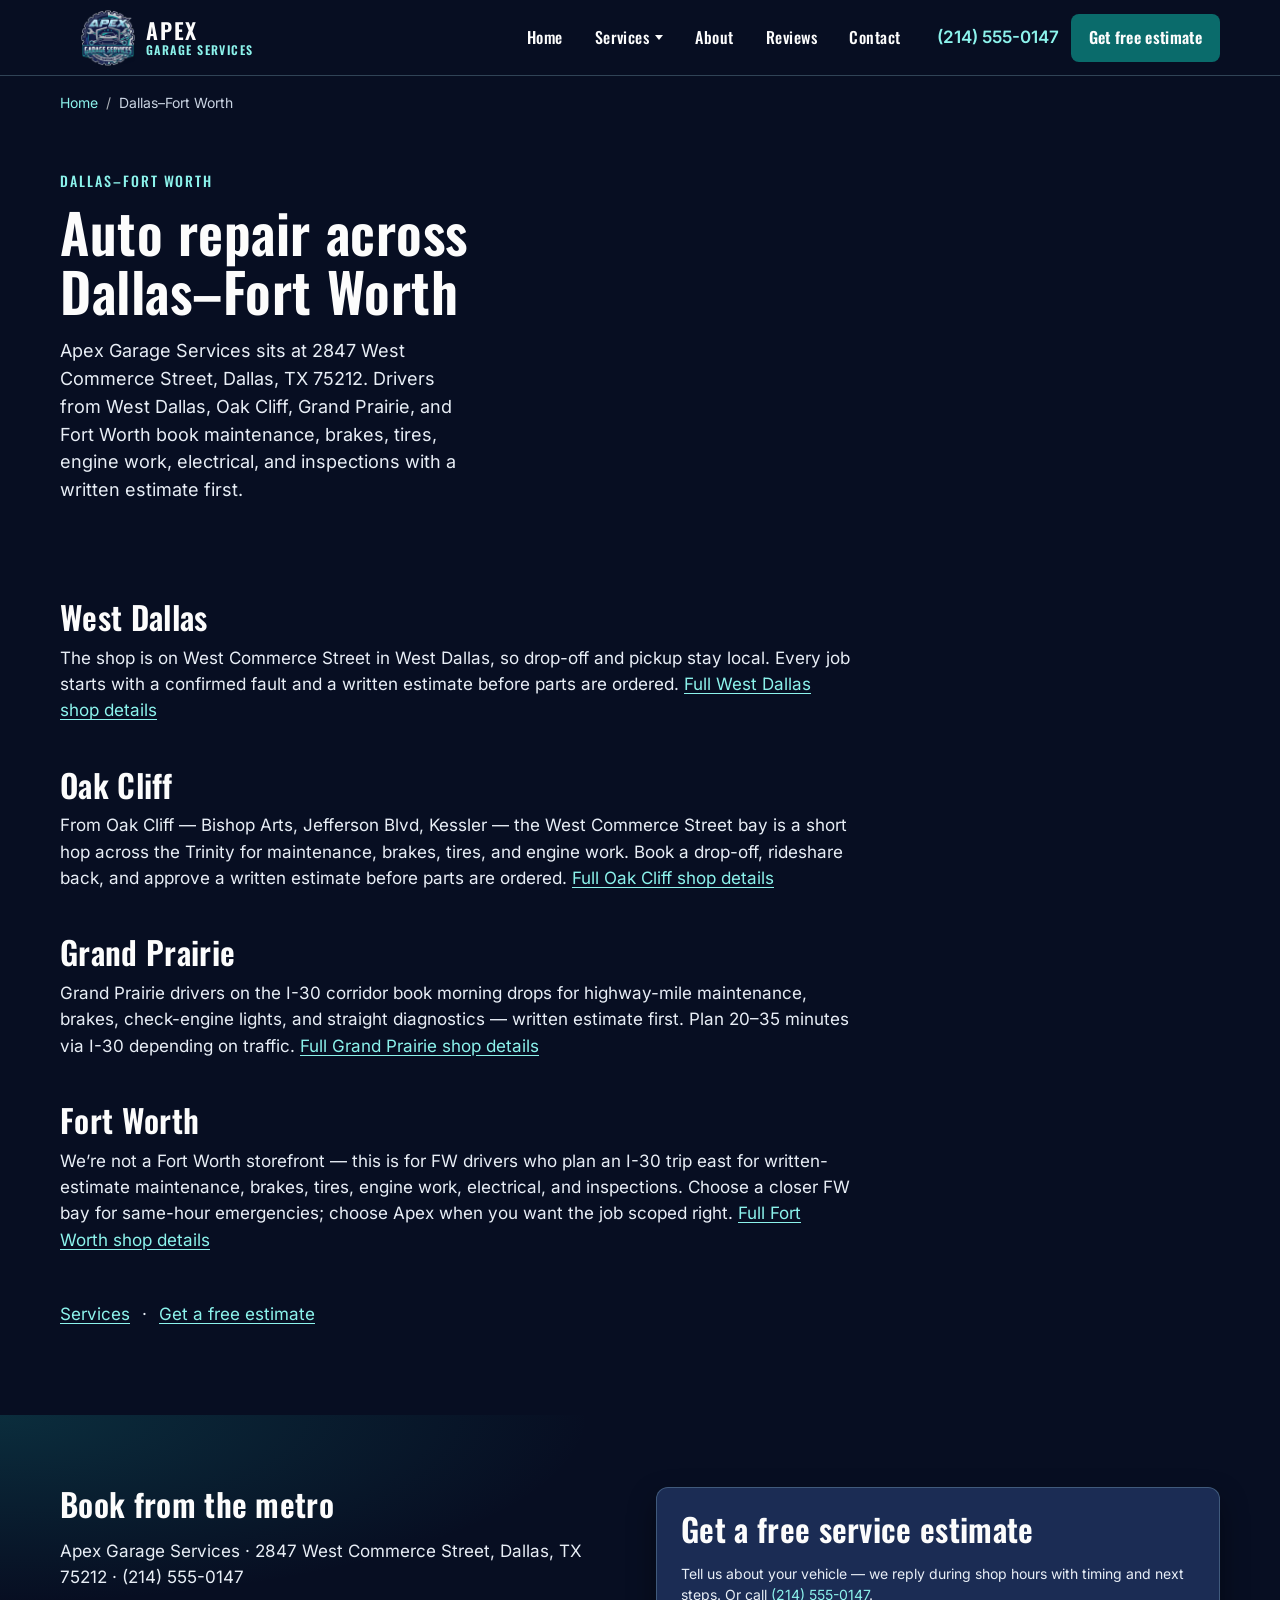
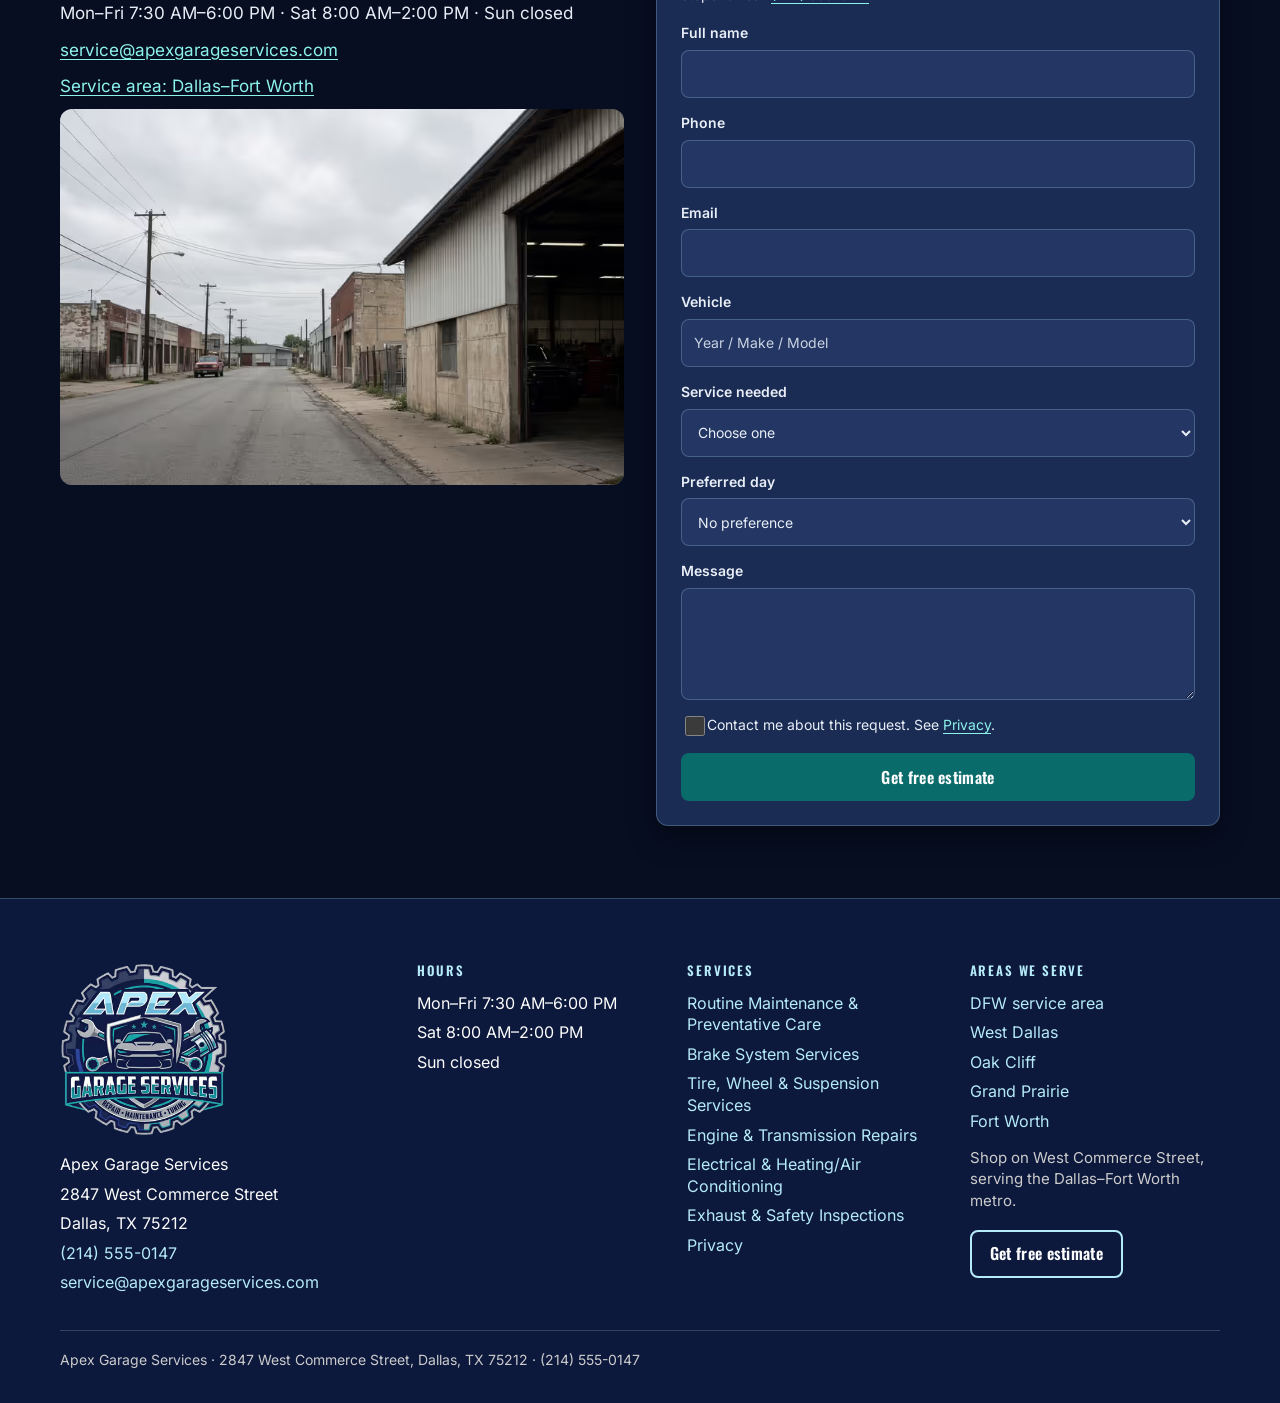
<file: dallas-tx/index.html>
<!DOCTYPE html>
<html lang="en">
<head>
<meta charset="utf-8">
<meta name="viewport" content="width=device-width, initial-scale=1">
<meta name="robots" content="noindex, nofollow">
<title>Dallas–Fort Worth Auto Repair Service Area | Apex Garage Services</title>
<meta name="description" content="Apex Garage Services serves Dallas, West Dallas, Oak Cliff, Grand Prairie, and Fort Worth from 2847 West Commerce Street.">
<link rel="canonical" href="https://apex-garage-services.vercel.app/dallas-tx/">
<meta property="og:title" content="Dallas–Fort Worth Auto Repair Service Area | Apex Garage Services">
<meta property="og:description" content="Apex Garage Services serves Dallas, West Dallas, Oak Cliff, Grand Prairie, and Fort Worth from 2847 West Commerce Street.">
<meta property="og:type" content="website">
<meta property="og:url" content="https://apex-garage-services.vercel.app/dallas-tx/">
<meta property="og:image" content="https://apex-garage-services.vercel.app/assets/img/og-default.jpg">
<meta name="twitter:card" content="summary_large_image">
<meta name="twitter:title" content="Dallas–Fort Worth Auto Repair Service Area | Apex Garage Services">
<meta name="twitter:description" content="Apex Garage Services serves Dallas, West Dallas, Oak Cliff, Grand Prairie, and Fort Worth from 2847 West Commerce Street.">
<meta name="twitter:image" content="https://apex-garage-services.vercel.app/assets/img/og-default.jpg">
<meta name="theme-color" content="#0C183C">
<link rel="icon" href="../favicon.png" type="image/png">
<link rel="preload" href="../assets/fonts/oswald-latin.woff2" as="font" type="font/woff2" crossorigin>
<style id="apex-css">@keyframes hero-drift{0%{transform:scale(1.07)}to{transform:scale(1)}}@keyframes rise-in{0%{opacity:0;transform:translateY(16px)}to{opacity:1;transform:none}}@keyframes pin-pulse{0%{transform:scale(.7);opacity:.9}to{transform:scale(1.5);opacity:0}}@font-face{font-family:Inter;font-style:normal;font-weight:400 600;font-display:swap;src:url(/assets/fonts/inter-latin.woff2)format("woff2");unicode-range:U+0000-00FF,U+0131,U+0152-0153,U+02BB-02BC,U+02C6,U+02DA,U+02DC,U+0304,U+0308,U+0329,U+2000-206F,U+20AC,U+2122,U+2191,U+2193,U+2212,U+2215,U+FEFF,U+FFFD}@font-face{font-family:Oswald;font-style:normal;font-weight:500 600;font-display:swap;src:url(/assets/fonts/oswald-latin.woff2)format("woff2");unicode-range:U+0000-00FF,U+0131,U+0152-0153,U+02BB-02BC,U+02C6,U+02DA,U+02DC,U+0304,U+0308,U+0329,U+2000-206F,U+20AC,U+2122,U+2191,U+2193,U+2212,U+2215,U+FEFF,U+FFFD}:root{--apex-navy:#0c183c;--apex-slate:#30394a;--apex-cyan:#b5eaf8;--apex-teal:#189c9c;--apex-teal-deep:#0c8490;--apex-teal-text:#8cf3ec;--apex-teal-text-hover:#d8fbff;--apex-teal-btn:#0a6b6b;--apex-teal-btn-hover:#084f52;--apex-silver:#acb1b7;--apex-silver-light:#cccccc;--apex-white:#fcfcfc;--apex-ground:#070e22;--apex-surface:#1b2c54;--apex-surface-2:#243664;--apex-line:rgba(181, 234, 248, 0.24);--apex-ink:#e8eef6;--apex-muted:#c9d3e2;--apex-navy-hover:#08122c;--apex-danger:#ffb7c3;--shadow:0 12px 28px rgba(0, 0, 0, 0.4);--radius-card:12px;--radius-ctl:8px;--max:1160px;--header:76px;--ease-out:cubic-bezier(0.2, 0.7, 0.2, 1);--motion-hover:220ms;--motion-reveal:520ms;--motion-menu:200ms}*,::after,::before{box-sizing:border-box}body,html{overflow-x:clip}html{scroll-behavior:smooth;color-scheme:dark}body{margin:0;background:var(--apex-ground);color:var(--apex-ink);font-family:Inter,system-ui,-apple-system,"Segoe UI",sans-serif;font-size:17px;line-height:1.55}img{max-width:100%;display:block}a{text-underline-offset:.18em}.bay-show .lane.is-on .lane-main strong,.site-nav a[aria-current=page],.site-nav a[aria-current=true],a,a:visited{color:var(--apex-teal-text)}.card h2 a:hover,.card h3 a:hover,a:hover{color:var(--apex-teal-text-hover)}.btn,.eyebrow,.menu-btn,.site-nav a,h1,h2,h3{font-family:Oswald,"Arial Narrow",Impact,sans-serif}.skip,h1,h2,h3{color:var(--apex-white)}h1,h2,h3{margin:0 0 16px;font-weight:600;letter-spacing:.01em;line-height:1.08}h1{font-size:clamp(36px,5vw,56px);max-width:16ch}h2{font-size:clamp(28px,3vw,32px)}h3{font-size:22px}p{margin:0 0 16px}.skip{position:absolute;left:16px;top:-40px;z-index:20;background:var(--apex-surface);padding:8px 12px}.skip:focus{top:8px}:focus-visible{outline:2px solid var(--apex-cyan);outline-offset:3px}.wrap{width:min(var(--max),calc(100% - 32px));margin-inline:auto}.site-header{position:sticky;top:0;z-index:30;height:var(--header);background:var(--apex-ground);border-bottom:1px solid var(--apex-line)}.header-bar,.logo{display:flex;align-items:center}.header-bar{height:100%;gap:24px}.logo{flex:none;gap:10px;color:var(--apex-white);text-decoration:none}.logo img{width:56px;height:56px;object-fit:contain}.logo-text{display:flex;flex-direction:column;gap:3px;line-height:1;font-family:Oswald,"Arial Narrow",Impact,sans-serif;font-weight:600}.logo-text span:first-child{font-size:22px;letter-spacing:.08em;text-transform:uppercase}.logo-text span:last-child{font-size:12px;letter-spacing:.12em;text-transform:uppercase;color:var(--apex-teal-text)}.site-nav{display:flex;align-items:center;gap:8px;margin-left:auto}.site-nav a{color:var(--apex-white);text-decoration:none;font-size:16px;letter-spacing:.03em;padding:10px 12px;border-radius:var(--radius-ctl)}.site-nav a:hover{background:var(--apex-surface-2);color:var(--apex-white)}.nav-drop{position:relative}.nav-drop>a{display:inline-flex;align-items:center;gap:6px}.nav-drop>a::after{content:"";width:0;height:0;border-left:4px solid transparent;border-right:4px solid transparent;border-top:5px solid currentColor}.nav-menu{display:flex;flex-direction:column;gap:4px;position:absolute;top:calc(100% + 4px);left:0;z-index:5;width:max-content;min-width:260px;max-width:min(26rem,calc(100vw - 24px));padding:8px;background:var(--apex-surface);border:1px solid var(--apex-line);border-radius:var(--radius-card);box-shadow:var(--shadow);visibility:hidden;opacity:0;transform:translateY(4px);pointer-events:none}.nav-menu::before{content:"";position:absolute;left:0;right:0;top:-12px;height:12px}.nav-drop:focus-within .nav-menu,.nav-drop:hover .nav-menu,.nav-drop[data-open=true] .nav-menu{visibility:visible;opacity:1;transform:none;pointer-events:auto;transition:opacity var(--motion-menu) var(--ease-out),transform var(--motion-menu) var(--ease-out)}.nav-menu a{display:flex;padding:10px 18px;line-height:1.25;letter-spacing:.02em;white-space:normal}.header-actions{display:flex;align-items:center;gap:12px}.call,.nav-menu a{min-height:44px;align-items:center}.call{color:var(--apex-teal-text);font-weight:600;text-decoration:none;display:inline-flex}.btn,.menu-btn{min-height:48px;border-radius:var(--radius-ctl);color:var(--apex-white);font-size:16px}.menu-btn{display:none;min-width:48px;border:1px solid var(--apex-line);background:var(--apex-surface);letter-spacing:.04em}.btn{position:relative;isolation:isolate;display:inline-flex;align-items:center;justify-content:center;padding:0 18px;border:0;font-weight:600;letter-spacing:.02em;text-decoration:none;cursor:pointer}.btn-teal:hover,.btn:hover{background:var(--apex-teal-btn-hover);color:var(--apex-white)}.btn,.btn-teal{background:var(--apex-teal-btn)}.btn-ghost{background:0 0;color:var(--apex-cyan);border:2px solid var(--apex-cyan)}.btn-ghost:hover{background:rgba(181,234,248,.12);color:var(--apex-cyan)}.hero{display:grid;min-height:min(88vh,780px);background:var(--apex-navy);overflow:visible}.cards>*,.footer-grid>*,.gallery>*,.hero>*,.split>*,.steps>*{min-width:0}.hero-media{grid-area:1/1;min-height:100%;background:var(--apex-slate);overflow:hidden}.hero-shade{grid-area:1/1;z-index:1;background:linear-gradient(90deg,rgba(7,14,34,.92)0,rgba(7,14,34,.88) 40%,rgba(7,14,34,.28) 58%,rgba(7,14,34,0) 72%);pointer-events:none}.hero-media img{width:100%;height:100%;object-fit:cover}.hero-copy{grid-area:1/1;z-index:2;display:flex;flex-direction:column;justify-content:center;width:min(var(--max),calc(100% - 32px));margin-inline:auto;padding:56px 0 148px;background:0 0;color:var(--apex-white)}.hero-copy h1{font-size:clamp(2.75rem,4vw + 1rem,5rem);max-width:none;letter-spacing:.04em;line-height:1.24}.hero-copy h1 span{display:block}.hero-actions{display:flex;flex-wrap:wrap;align-items:center;gap:12px 20px;margin:4px 0 12px}.hero-actions .btn{margin:0}.hero-call{color:var(--apex-white);font-weight:600;text-decoration:none;min-height:48px;display:inline-flex;align-items:center}.hero-call:hover,.scroll-cue{color:var(--apex-cyan)}.scroll-cue{margin:12px 0 0;font-family:Oswald,"Arial Narrow",Impact,sans-serif;font-size:13px;letter-spacing:.18em;text-transform:uppercase}.chips a,.promise-card{background:var(--apex-surface)}.promise-card{grid-area:1/1;z-index:3;align-self:end;width:min(var(--max),calc(100% - 32px));margin:0 auto -36px;padding:18px 22px;color:var(--apex-ink);border:1px solid var(--apex-line);border-radius:var(--radius-card);box-shadow:var(--shadow)}.promise-card .trust li{padding-top:0;border-top:0;color:var(--apex-muted)}.promise-card .trust strong{color:var(--apex-white)}.area-band{padding:52px 0 16px;background:var(--apex-ground)}.area-band p{margin-block:0}.chips,.cta-band .wrap{display:flex;flex-wrap:wrap}.chips{gap:10px;margin:0;padding:0;list-style:none}.chips a{display:inline-flex;align-items:center;min-height:44px;padding:0 16px;border:1.5px solid var(--apex-teal);border-radius:999px;color:var(--apex-teal-text);font-weight:600;text-decoration:none}.chips a:hover{background:var(--apex-surface-2);color:var(--apex-teal-text-hover)}.cta-band{padding:36px 0}.cta-band .wrap{align-items:center;justify-content:space-between;gap:16px 24px}.cta-band h2{margin:0}#estimate{scroll-margin-top:calc(var(--header) + 8px)}.band .step h3,.band>.wrap>.section-head h2,.cta-band .btn,.cta-band h2,.hero-copy h1,.trust strong{color:var(--apex-white)}.band-navy{background:var(--apex-navy)}.band .step span{font-size:clamp(42px,5vw,68px);line-height:.85;margin-bottom:12px;color:transparent;-webkit-text-stroke:1.5px var(--apex-teal-text)}.band .step{color:var(--apex-ink);background:#3a4560;border-color:rgba(181,234,248,.28)}.eyebrow{margin:0 0 12px;color:var(--apex-teal-text);font-size:14px;letter-spacing:.14em;text-transform:uppercase}.hero-copy .eyebrow{color:var(--apex-cyan)}.lede{font-size:18px;max-width:38ch}.hero-copy .btn{align-self:flex-start;margin:8px 0 24px}.trust{display:grid;grid-template-columns:repeat(3,1fr);gap:12px;margin:0;padding:0;list-style:none}.trust li{margin:0;padding-top:12px;border-top:1px solid rgba(252,252,252,.28);color:var(--apex-silver-light);font-size:16px}.trust strong{display:block;font-size:16px}.section{padding:72px 0}.section-head{max-width:640px;margin-bottom:32px}.cards{display:grid;grid-template-columns:repeat(3,1fr);gap:24px}.lane-list{display:grid;grid-template-columns:1fr 1fr;gap:12px;margin:0;padding:0;list-style:none}.lane{display:flex;flex-direction:column;align-items:flex-start;gap:12px;position:relative;isolation:isolate;min-height:100%;padding:18px 18px 16px;background:var(--apex-surface);border:1px solid var(--apex-line);border-radius:var(--radius-card);box-shadow:var(--shadow);--spot-x:50%;--spot-y:20%}.lane::after,.lane::before{content:"";position:absolute;pointer-events:none}.lane::before{inset:0;border-radius:inherit;background:radial-gradient(240px circle at var(--spot-x) var(--spot-y),rgba(140,243,236,.22),transparent 70%);opacity:0}.lane::after{left:16px;right:16px;top:0;height:1px;background:linear-gradient(90deg,transparent,var(--apex-teal-text),transparent);opacity:0;transform:scaleX(.4);transform-origin:center}.lane:focus-within{border-color:rgba(140,243,236,.55)}.lane-est,.lane-main{position:relative;z-index:1}.lane-main{text-decoration:none}.lane-main strong{display:block;margin-bottom:6px;font-family:Oswald,"Arial Narrow",Impact,sans-serif;font-weight:600;font-size:22px;letter-spacing:.02em;line-height:1.2}.lane-main span{display:block;color:var(--apex-muted);font-size:16px;line-height:1.45}.lane-main,.lane-main:hover{color:var(--apex-white)}.lane-est{display:inline-flex;align-items:center;gap:6px;font-weight:600}.lane-est::after{content:"";width:7px;height:7px;border-top:1.5px solid currentColor;border-right:1.5px solid currentColor;transform:rotate(45deg)}@media (max-width:800px){.lane-list{grid-template-columns:1fr}}.card,.card>a{position:relative}.card{display:flex;flex-direction:column;isolation:isolate;background:var(--apex-surface);border:1px solid var(--apex-line);border-radius:var(--radius-card);box-shadow:var(--shadow);overflow:visible}.card>a{display:block;aspect-ratio:3/2;overflow:hidden;border-radius:calc(var(--radius-card) - 1px) calc(var(--radius-card) - 1px)0 0}.card img{position:absolute;inset:0;width:100%;height:100%;object-fit:cover}.card h2{margin:0;font-size:22px}.card h2 a,.card h3 a{color:inherit;text-decoration:none}.logo picture,.site-footer picture{display:contents}.card>a picture,.card>picture,.frame picture,.hero-media picture{display:block;height:100%}.lead-form button:disabled{opacity:.65;cursor:wait}.form-status{margin:0 0 12px}.card-body{padding:20px 20px 24px;display:flex;flex-direction:column;gap:8px;flex:1}.card-body p{flex:1}.icon{width:36px;height:36px;color:var(--apex-teal)}.faq,.gallery .stack,.quotes,.steps{display:grid;gap:16px}.steps{grid-template-columns:repeat(3,1fr)}.faq details,.note,.quote,.step{background:var(--apex-surface);border:1px solid var(--apex-line);border-radius:var(--radius-card);padding:20px}.step span{display:block;margin-bottom:8px;color:var(--apex-teal-text);font-family:Oswald,"Arial Narrow",sans-serif;font-size:20px}.band{background:var(--apex-slate);color:var(--apex-white)}.band a,.site-footer a{color:var(--apex-cyan)}.split{display:grid;grid-template-columns:1fr 1fr;gap:32px;align-items:start}.frame{border-radius:var(--radius-card);overflow:hidden;min-height:240px;background:var(--apex-slate)}.frame img{width:100%;height:100%;object-fit:cover;min-height:240px}.nap{margin:0;padding:0;list-style:none}.nap li{margin:0 0 10px}.lead-form{background:var(--apex-surface);border:1px solid var(--apex-line);border-radius:var(--radius-card);box-shadow:var(--shadow);padding:24px}.form-grid,label{display:grid;gap:14px}label{gap:6px;font-size:14px;font-weight:600}input,select,textarea{width:100%;min-height:48px;padding:10px 12px;border:1px solid var(--apex-line);border-radius:var(--radius-ctl);background:var(--apex-surface-2);color:var(--apex-ink);font:inherit;font-weight:400}textarea{min-height:112px;resize:vertical}input:focus,select:focus,textarea:focus{outline:2px solid var(--apex-cyan);outline-offset:1px;border-color:var(--apex-teal)}.check{grid-template-columns:20px 1fr;align-items:start;font-weight:400}.check input{width:20px;min-height:20px;margin-top:2px;accent-color:var(--apex-teal)}.hp{position:absolute;left:-9999px;height:0;overflow:hidden}.field-error{margin:0;color:var(--apex-danger);font-size:14px;font-weight:600}::placeholder{color:var(--apex-muted);opacity:1}::selection{background:var(--apex-cyan);color:var(--apex-navy)}input:-webkit-autofill,select:-webkit-autofill,textarea:-webkit-autofill{-webkit-text-fill-color:var(--apex-ink);caret-color:var(--apex-ink);box-shadow:0 0 0 1000px var(--apex-surface-2) inset}.is-invalid{border-color:var(--apex-danger)}.help{margin:0 0 16px;font-size:14px}.site-footer{background:var(--apex-navy);color:var(--apex-white);padding:64px 0 32px;border-top:1px solid var(--apex-line)}.footer-grid{display:grid;grid-template-columns:minmax(220px,1.3fr) minmax(190px,.95fr) minmax(200px,1fr) minmax(200px,1fr);gap:36px 32px;align-items:start}.lockup{width:168px;height:auto}.fine{margin-top:36px;padding-top:18px;border-top:1px solid rgba(252,252,252,.18);color:var(--apex-silver-light);font-size:14px}.mobile-bar{display:none}.page-hero{padding:56px 0 8px}.page-hero h1{max-width:18ch;font-size:clamp(2.25rem,3vw + 1rem,3.4rem)}.prose{max-width:68ch}.breadcrumbs ol,.related{display:flex;flex-wrap:wrap;gap:12px}.gallery{display:grid;grid-template-columns:1.4fr 1fr;gap:16px}details summary{cursor:pointer;font-weight:600;color:var(--apex-white)}details p{margin:12px 0 0}@media (max-width:900px){.cards,.footer-grid,.gallery,.split,.steps,.trust{grid-template-columns:1fr}.section{padding:48px 0}.nav-drop,.nav-menu,.site-nav{flex-direction:column;align-items:stretch}.site-nav{display:none;position:absolute;top:var(--header);left:0;right:0;gap:0;padding:8px 16px 16px;background:var(--apex-surface);border-bottom:1px solid var(--apex-line)}.site-nav[data-open=true]{display:flex}.nav-drop,.nav-menu{display:flex}.nav-menu{position:static;width:auto;min-width:0;margin:4px 0 8px;padding:6px;gap:4px;border:1px solid var(--apex-line);border-radius:var(--radius-ctl);box-shadow:none;background:var(--apex-ground);visibility:visible;opacity:1;transform:none;pointer-events:auto}.nav-menu a{white-space:normal}.menu-btn{display:inline-flex;align-items:center;justify-content:center}.logo img{width:44px;height:44px}.logo-text span:first-child{font-size:18px}.logo-text span:last-child{font-size:10px}.header-actions .btn,.header-actions .call{display:none}.mobile-bar{display:grid;grid-template-columns:1fr 1fr;gap:8px;position:fixed;left:0;right:0;bottom:0;z-index:40;padding:8px 12px calc(8px + env(safe-area-inset-bottom));background:var(--apex-surface);border-top:1px solid var(--apex-line)}html{scroll-padding-bottom:112px}body{padding-bottom:112px}#estimate,.lead-form,.lead-form button,.lead-form input,.lead-form select,.lead-form textarea{scroll-margin-bottom:112px}}@media (prefers-reduced-motion:reduce){html{scroll-behavior:auto}*,::after,::before{animation:none!important;transition:none!important}[data-reveal],[data-reveal].is-pending,[data-reveal].is-shown{opacity:1!important;transform:none!important}.nav-drop:focus-within .nav-menu,.nav-drop:hover .nav-menu,.nav-drop[data-open=true] .nav-menu{opacity:1!important;visibility:visible!important;transform:none!important}}.trust-line{margin:0 0 20px;color:var(--apex-cyan);font-size:16px;max-width:36ch}.breadcrumbs{padding:16px 0 0;font-size:14px}.breadcrumbs ol{gap:8px;margin:0;padding:0;list-style:none;color:var(--apex-muted)}.breadcrumbs li:not(:last-child)::after{content:"/";margin-left:8px;color:var(--apex-silver)}.breadcrumbs a{color:var(--apex-teal-text);text-decoration:none}.breadcrumbs a:hover,.site-footer a:hover{text-decoration:underline}.map-embed{margin:16px 0;border-radius:var(--radius-card);overflow:hidden;border:1px solid var(--apex-line);background:var(--apex-slate);aspect-ratio:4/3}.map-embed iframe{display:block;width:100%;height:100%;border:0}.neighborhoods{display:grid;gap:28px;max-width:72ch}.neighborhood h2{margin-bottom:10px}.bio-slots,.cert-slots{display:grid;gap:12px;margin:0 0 24px;padding:0}.cert-slots{list-style:disc;padding-left:1.2em}#google-reviews .prose,.bio-slot{padding:16px;border:1px dashed var(--apex-line);border-radius:var(--radius-card);background:var(--apex-surface)}.bio-slot h3{margin-bottom:8px;font-size:18px}.area-links a{white-space:nowrap}.mobile-bar.is-hidden{transform:translateY(110%);pointer-events:none}.mobile-bar{transition:transform .2s ease}.mobile-bar .btn{width:100%}@media (max-width:900px){.hero{display:flex;flex-direction:column;min-height:0}.hero-shade{display:none}.hero-media{position:relative;height:26vh;min-height:160px;max-height:220px}.hero-media img,.hero-media picture{max-height:none;height:100%;aspect-ratio:auto}.hero-copy{width:auto;margin:0;padding:22px 20px 16px;background:var(--apex-navy)}.hero-copy h1{font-size:clamp(1.85rem,7.2vw,2.5rem);max-width:none;letter-spacing:.03em;line-height:1.12}.hero-copy .lede{font-size:16.5px}.promise-card{position:relative;width:min(var(--max),calc(100% - 32px));margin:16px auto 0}.area-band{padding-top:28px}.scroll-cue{display:none}.trust-line{margin-bottom:12px}}@media (max-width:900px) and (max-height:700px){.hero-media{height:22vh;min-height:140px;max-height:180px}.hero-copy{padding-top:16px;padding-bottom:8px}}.site-footer h2{margin:0 0 14px;color:var(--apex-cyan);font-size:13px;font-weight:600;letter-spacing:.14em;text-transform:uppercase;line-height:1.2}.footer-list{display:grid;gap:8px;margin:0;padding:0;list-style:none}.footer-brand .footer-list{margin-top:18px}.site-footer .footer-list li{margin:0;color:var(--apex-white);font-size:16px;line-height:1.35}.site-footer a{text-decoration:none}.footer-note{margin:14px 0 0;color:var(--apex-silver-light);font-size:15px;line-height:1.45;max-width:32ch}.site-footer .btn{margin-top:18px;color:var(--apex-white)}.site-footer .btn:hover{text-decoration:none;color:var(--apex-white)}@media (max-width:1100px){.footer-grid{grid-template-columns:1fr 1fr}}@media (max-width:900px){.footer-grid{grid-template-columns:1fr}}#estimate{background:radial-gradient(820px 260px at 0% 0%,rgba(24,156,156,.22),transparent 72%),var(--apex-ground)}.reviews-hero{background:var(--apex-navy);padding:72px 0}.reviews-hero,.reviews-hero .lede,.reviews-hero h1{color:var(--apex-white)}.reviews-hero .eyebrow{color:var(--apex-cyan)}.reviews-hero .lede{max-width:40ch}#google-reviews{padding-top:0}#google-reviews .prose{border:1px solid var(--apex-line);box-shadow:var(--shadow);padding:32px 28px;margin-top:-36px}.nav-drop>a,.site-nav>a,details summary{position:relative}.nav-drop>a::before,.site-nav>a::before,details summary::after{content:"";position:absolute;left:12px;right:12px;bottom:4px;height:2px;background:var(--apex-teal);transform:scaleX(0);transform-origin:left center;pointer-events:none}.btn::before,.card::after{content:"";position:absolute;inset:0;border-radius:inherit;pointer-events:none;opacity:0}.btn::before{z-index:-1;box-shadow:0 8px 18px rgba(12,24,60,.18)}.card::after{z-index:-1;box-shadow:0 16px 32px rgba(12,24,60,.16)}details summary::after{left:0;right:0;bottom:0}.card>a:focus-visible{outline-offset:-4px}@media (hover:hover) and (pointer:fine){.btn,.card,.chips a{transition:transform var(--motion-hover) var(--ease-out)}.btn::before,.card::after,.lane-est::after,.lane::after,.lane::before,.nav-drop>a::before,.site-nav>a::before,details summary::after{transition:opacity var(--motion-hover) var(--ease-out),transform var(--motion-hover) var(--ease-out)}.card>a img{transition:transform 300ms var(--ease-out)}.chips a:hover{transform:translateY(-2px)}.btn:hover:not(:disabled){transform:translateY(-2px)}.btn:hover:not(:disabled)::before,.card:hover:not(.is-pending)::after{opacity:1}.btn-ghost:hover:not(:disabled){transform:translateY(-1px)}.btn:disabled,.btn:disabled:hover,.mobile-bar .btn,.mobile-bar .btn:hover{transform:none}.btn:disabled::before,.mobile-bar .btn::before{opacity:0}.nav-drop>a:hover::before,.site-nav>a:hover::before,details summary:hover::after{transform:scaleX(1)}.card:hover:not(.is-pending){transform:translateY(-4px)}.card:hover:not(.is-pending)>a img{transform:scale(1.025)}html.js-motion .card[data-reveal].is-shown:hover{transform:translateY(-4px);transition:transform var(--motion-hover) var(--ease-out),opacity var(--motion-reveal) var(--ease-out)}.lane{transition:transform var(--motion-hover) var(--ease-out),border-color var(--motion-hover) var(--ease-out)}.lane:focus-within:not(.is-pending),.lane:hover:not(.is-pending){transform:translateY(-6px);border-color:rgba(140,243,236,.55)}.lane:focus-within::after,.lane:focus-within::before,.lane:hover::after,.lane:hover::before{opacity:1}.lane:focus-within::after,.lane:hover::after{transform:scaleX(1)}.lane:focus-within .lane-est::after,.lane:hover .lane-est::after{transform:rotate(45deg) translate(2px,-2px)}html.js-motion .lane[data-reveal].is-shown:focus-within,html.js-motion .lane[data-reveal].is-shown:hover{transform:translateY(-6px);transition:transform var(--motion-hover) var(--ease-out),border-color var(--motion-hover) var(--ease-out),opacity var(--motion-reveal) var(--ease-out)}.frame img{transition:transform 420ms var(--ease-out)}.frame:hover img{transform:scale(1.035)}}@media (prefers-reduced-motion:no-preference){.hero-media img{transform-origin:68% 42%;animation:hero-drift 18s var(--ease-out) both}.hero-copy .eyebrow,.page-hero .wrap>*,.promise-card .trust li{animation:rise-in 520ms var(--ease-out) backwards}.hero-copy h1 span:nth-child(1),.page-hero .wrap>:nth-child(2){animation-delay:80ms}.page-hero .wrap>:nth-child(3){animation-delay:150ms}.hero-copy h1 span{animation:rise-in 560ms var(--ease-out) backwards}.hero-copy h1 span:nth-child(2){animation-delay:170ms}.hero-copy h1 span:nth-child(3){animation-delay:260ms}.hero-copy .lede{animation:rise-in 520ms var(--ease-out) 340ms backwards}.hero-actions{animation:rise-in 520ms var(--ease-out) 420ms backwards}.trust-line{animation:rise-in 520ms var(--ease-out) 500ms backwards}.scroll-cue{animation:rise-in 520ms var(--ease-out) 580ms backwards}.promise-card .trust li:nth-child(2){animation-delay:90ms}.promise-card .trust li:nth-child(3){animation-delay:170ms}.area-band p{animation:rise-in 520ms var(--ease-out) 180ms backwards}}html.js-motion [data-reveal].is-pending{opacity:0;transform:translateY(16px);transition:none}html.js-motion [data-reveal].is-shown{opacity:1;transform:none;transition:opacity var(--motion-reveal) var(--ease-out) var(--reveal-delay, 0ms),transform var(--motion-reveal) var(--ease-out) var(--reveal-delay, 0ms)}html.js-motion .lane[data-reveal].is-pending{transform:translateY(22px) scale(.98)}@media (max-width:900px){html.js-motion [data-reveal-group]>[data-reveal]{transition-delay:0ms!important}html.js-motion .lane-list>[data-reveal]{transition-delay:var(--reveal-delay, 0ms)!important}.nav-menu{visibility:visible;opacity:1;transform:none;pointer-events:auto}}#on-the-car{scroll-margin-top:calc(var(--header) + 8px)}.bay{display:grid;grid-template-columns:minmax(0,1fr) minmax(300px,460px);gap:28px;align-items:start}.bay-stage{position:sticky;top:calc(var(--header) + 12px);z-index:2}.bay-viewport{position:relative;overflow:hidden;aspect-ratio:16/9;border:1px solid var(--apex-line);border-radius:var(--radius-card);background:#15233f}.spin{position:absolute;inset:0;user-select:none}.spin:focus-visible{outline:2px solid var(--apex-teal-text);outline-offset:-3px}.spin-frame{position:absolute;inset:0;width:100%;height:100%;object-fit:cover;opacity:0;pointer-events:none;transition:opacity 420ms cubic-bezier(.4,0,.2,1)}.spin-frame.is-on{opacity:1}.callout b,.pin{border-radius:50%}.pin{position:absolute;left:68%;top:63%;width:14px;height:14px;background:#8cf3ec;transform:translate(-50%,-50%);pointer-events:none;transition:opacity 320ms var(--ease-out)}.spin.is-turning .pin{opacity:0}.pin::after,.pin::before{content:"";position:absolute}.pin::before{left:50%;bottom:100%;width:2px;height:28px;background:#8cf3ec;transform:translateX(-50%)}.pin::after{inset:-8px;border:2px solid rgba(140,243,236,.7);border-radius:50%;animation:pin-pulse 1.6s var(--ease-out) infinite}.bay-status{margin:14px 0 0;min-height:3.4em}.bay-where{display:block;color:var(--apex-white);font-family:Oswald,"Arial Narrow",Impact,sans-serif;font-size:22px;font-weight:600;letter-spacing:.03em;line-height:1.15}.bay-name{display:block;margin-top:4px;color:var(--apex-cyan);font-size:15px}.svc-group{margin:0 0 22px;scroll-margin-top:calc(var(--header) + 12px)}.svc span,.svc strong,.svc-title span{display:block}.page-hero .svc-lede{max-width:48ch}.svc-group h3{margin:0 0 10px;color:var(--apex-cyan);font-size:18px;letter-spacing:.02em;line-height:1.25;text-transform:none}.cutaway img,.svc{width:100%;display:block}.svc{margin:0 0 6px;padding:10px 12px;border:1px solid transparent;border-radius:var(--radius-ctl);background:0 0;color:inherit;font:inherit;text-align:left;cursor:pointer}.svc strong{color:var(--apex-white);font-family:Oswald,"Arial Narrow",Impact,sans-serif;font-size:17px;font-weight:600;letter-spacing:.02em}.svc span{margin-top:2px;color:var(--apex-muted);font-size:14.5px;line-height:1.4}.svc:hover,.svc[aria-pressed=true]{background:var(--apex-surface-2);border-color:var(--apex-line);box-shadow:inset 3px 0 0 var(--apex-teal)}.bay-cta{margin:8px 0 0}@media (max-width:900px){.bay{grid-template-columns:1fr}.bay-stage{order:-1;position:sticky;top:calc(var(--header) + 4px);padding-bottom:8px;background:var(--apex-ground)}}.bay-show{display:flex;flex-direction:column;gap:22px}.bay-show .bay-stage{position:relative;top:auto;order:0;width:100%;padding:0;background:0 0}.bay-show .bay-viewport{aspect-ratio:auto;min-height:0;border-radius:20px;background:#152240;box-shadow:0 28px 70px rgba(0,0,0,.45)}.bay-show .spin-stage{position:relative;aspect-ratio:16/9;background:#152240}.bay-show .spin{inset:0;height:100%}.callout-lines,.cutaway{position:absolute;inset:0}.cutaway{z-index:2;margin:0;pointer-events:none;transition:opacity 320ms var(--ease-out)}.cutaway img{height:100%;object-fit:cover}.callout-lines{width:100%;height:100%;overflow:visible}.cline{stroke:rgba(181,234,248,.75);stroke-width:1.5px;vector-effect:non-scaling-stroke;fill:none}.cline.is-on{stroke:#8cf3ec;stroke-width:2px}.callout,.cdot{position:absolute}.cdot{z-index:3;width:10px;height:10px;margin:-5px 0 0-5px;border-radius:50%;background:#8cf3ec;box-shadow:0 0 0 4px rgba(140,243,236,.22)}.cdot.is-on{box-shadow:0 0 0 6px rgba(140,243,236,.38)}.callout{z-index:4;display:inline-flex;align-items:center;gap:8px;min-height:36px;margin:0;padding:4px 12px 4px 4px;border:1px solid transparent;border-radius:999px;background:#fff;color:#10203f;box-shadow:0 8px 18px rgba(0,0,0,.28);cursor:pointer;font-family:Oswald,"Arial Narrow",Impact,sans-serif;font-size:14px;font-weight:600;letter-spacing:.04em;line-height:1;text-transform:uppercase;pointer-events:auto}.callout b{display:grid;place-items:center;width:28px;height:28px;background:#149c9c;color:#fff;font-size:13px}.bay-show .callout{z-index:6;gap:0;padding:4px}.bay-show .callout>span{position:absolute;width:1px;height:1px;padding:0;margin:-1px;overflow:hidden;clip:rect(0,0,0,0);white-space:nowrap;border:0}.callout.is-on{border-color:#8cf3ec;box-shadow:0 0 0 3px rgba(140,243,236,.35),0 8px 18px rgba(0,0,0,.28)}.callout:focus-visible{outline:2px solid #10203f;outline-offset:3px}.bay-show .bay-status,.bay-show .pin{opacity:0}.bay-show .pin{width:16px;height:16px}.bay-show .pin::before{height:42px}.bay-show .bay-status,.bay-show .job-dock{position:absolute;margin:0;border-radius:14px}.bay-show .bay-status{z-index:3;pointer-events:none;left:16px;bottom:16px;min-height:0;max-width:min(420px,calc(100% - 32px));padding:14px 16px;border:1px solid var(--apex-line);background:rgba(7,14,34,.78)}.job-dock{gap:10px}.job-dock,.job-sets{display:grid}.bay-show .job-dock{z-index:4;width:min(380px,calc(100% - 20px));max-height:42%;padding:12px 16px 10px;overflow:auto;border:1px solid rgba(181,234,248,.22);background:rgba(7,14,34,.92);box-shadow:0 12px 28px rgba(0,0,0,.4);scrollbar-width:thin;scrollbar-color:rgba(181,234,248,.45) transparent;transition:opacity 320ms var(--ease-out)}.bay-show .job-dock::-webkit-scrollbar{width:8px}.bay-show .job-dock::-webkit-scrollbar-thumb{border-radius:8px;background:rgba(181,234,248,.45)}.bay-show .job-kicker{display:none}.bay-show .job-set{grid-template-columns:1fr}.bay-show .job-dock .svc{padding:6px 0}.bay-show .job-dock .svc strong{font-size:18px}.bay-show .job-dock .svc span{margin-top:3px;font-size:15px;line-height:1.4}.job-kicker{margin:0;color:var(--apex-cyan);font-family:Oswald,"Arial Narrow",Impact,sans-serif;font-size:13px;font-weight:600;letter-spacing:.14em;text-transform:uppercase}.job-set{display:grid;grid-template-columns:1fr 1fr;gap:8px;transition:opacity 400ms var(--ease-out),transform 400ms var(--ease-out)}.job-set.is-out,.job-set.is-shown{grid-area:1/1}.job-set.is-out{opacity:0;transform:translateY(10px);pointer-events:none}.job-set[hidden]{display:none}.bay-show .lane.svc-group,.job-set .svc{margin:0}.bay-show .pick-list{gap:14px}.bay-show .lane{align-items:stretch;padding:0;border-left-width:3px;border-left-color:rgba(181,234,248,.28);background:linear-gradient(180deg,rgba(181,234,248,.05),transparent 42%),var(--apex-surface);border-radius:18px}.bay-show .lane.is-on{border-color:rgba(140,243,236,.4);border-left-color:var(--apex-teal-text);background:linear-gradient(100deg,rgba(140,243,236,.12),transparent 48%),var(--apex-surface)}.bay-show .lane.is-on,.bay-show .lane:focus-within,.bay-show .lane:hover{border-left-color:var(--apex-teal-text)}.bay-show .lane::after{left:20px;right:20px;top:auto;bottom:0;width:auto;height:2px;opacity:1;transform:scaleX(0);transform-origin:left center;background:linear-gradient(90deg,var(--apex-teal-text),transparent 78%)}.bay-show .lane.is-on::after,.bay-show .lane:focus-within::after,.bay-show .lane:hover::after{transform:scaleX(1)}.bay-show .svc-lead,.bay-show .svc-lead:hover,.bay-show .svc-lead[aria-pressed=true]{display:grid;grid-template-columns:58px minmax(0,1fr);gap:10px 14px;align-items:start;width:100%;height:100%;margin:0;padding:22px 20px 20px;border:0;background:0 0;box-shadow:none;cursor:pointer}.pick-no{padding-top:2px;font-family:Oswald,"Arial Narrow",Impact,sans-serif;font-size:32px;font-weight:600;letter-spacing:.04em;line-height:1;color:#9bb6cc}.bay-show .lane.is-on .pick-no,.bay-show .lane.is-on .pick-where,.bay-show .lane:focus-within .pick-no,.bay-show .lane:focus-within .pick-where,.bay-show .lane:hover .pick-no,.bay-show .lane:hover .pick-where{color:var(--apex-teal-text)}.bay-show .pick-copy{display:block;min-width:0}.bay-show .pick-copy strong{margin-bottom:6px;font-size:22px;line-height:1.15}.bay-show .pick-copy>span{margin-top:0;font-size:16px;line-height:1.45}.pick-where{display:flex;align-items:center;gap:8px;margin-top:14px;color:var(--apex-muted);font-family:Oswald,"Arial Narrow",Impact,sans-serif;font-size:13px;font-style:normal;font-weight:600;letter-spacing:.14em;line-height:1;text-transform:uppercase}.pick-where::before{content:"";width:6px;height:6px;flex:0 0 6px;border-radius:50%;background:currentColor;box-shadow:0 0 0 3px rgba(140,243,236,.16)}@media (max-width:1000px){.bay-show .spin-stage{display:flex;flex-direction:column;aspect-ratio:auto;min-height:0;background:0 0}.bay-show .spin{position:relative;inset:auto;width:100%;height:auto;aspect-ratio:16/9;min-height:0}.bay-show .spin-frame{object-fit:contain;object-position:center bottom}.callout{font-size:11px;gap:0;padding:3px}.callout b{width:22px;height:22px;font-size:11px}.bay-show .bay-status{max-width:46%;padding:10px 12px}.bay-show .bay-name{font-size:13px}.bay-show .job-dock{padding:10px 12px 8px;border-radius:12px}.bay-show .job-dock .svc strong{font-size:16px}.bay-show .job-dock .svc span{font-size:14px}.job-set{grid-template-columns:1fr}.bay-show .bay-where{font-size:18px}.bay-show .svc-lead,.bay-show .svc-lead:hover,.bay-show .svc-lead[aria-pressed=true]{grid-template-columns:46px minmax(0,1fr);padding:18px 16px 16px}.pick-no{font-size:26px}.bay-show .pick-copy strong{font-size:20px}}</style>
<script type="application/ld+json">{"@context":"https://schema.org","@type":"AutoRepair","@id":"https://apex-garage-services.vercel.app/#business","name":"Apex Garage Services","url":"https://apex-garage-services.vercel.app/","image":"https://apex-garage-services.vercel.app/assets/img/og-default.jpg","telephone":"(214) 555-0147","email":"service@apexgarageservices.com","priceRange":"$$","address":{"@type":"PostalAddress","streetAddress":"2847 West Commerce Street","addressLocality":"Dallas","addressRegion":"TX","postalCode":"75212","addressCountry":"US"},"geo":{"@type":"GeoCoordinates","latitude":32.7767,"longitude":-96.851},"hasMap":"https://maps.google.com/?q=2847+West+Commerce+Street,+Dallas,+TX+75212","openingHoursSpecification":[{"@type":"OpeningHoursSpecification","dayOfWeek":["Monday","Tuesday","Wednesday","Thursday","Friday"],"opens":"07:30","closes":"18:00"},{"@type":"OpeningHoursSpecification","dayOfWeek":"Saturday","opens":"08:00","closes":"14:00"}],"areaServed":[{"@type":"City","name":"Dallas"},{"@type":"Place","name":"West Dallas"},{"@type":"Place","name":"Oak Cliff"},{"@type":"Place","name":"Grand Prairie"},{"@type":"City","name":"Fort Worth"}]}</script><script type="application/ld+json">{"@context":"https://schema.org","@type":"BreadcrumbList","itemListElement":[{"@type":"ListItem","position":1,"name":"Home","item":"https://apex-garage-services.vercel.app/"},{"@type":"ListItem","position":2,"name":"Dallas–Fort Worth","item":"https://apex-garage-services.vercel.app/dallas-tx/"}]}</script>

</head>
<body>
<a class="skip" href="#main">Skip to content</a>
<header class="site-header">
  <div class="wrap header-bar">
    <a class="logo" href="../"><picture><source srcset="../assets/logo-112.avif" type="image/avif"><source srcset="../assets/logo-112.webp" type="image/webp"><img src="../assets/logo-112.png" width="56" height="56" alt="Apex Garage Services"></picture><span class="logo-text"><span>Apex</span><span>Garage Services</span></span></a>
    <nav class="site-nav" id="site-nav" aria-label="Primary"><a href="../">Home</a><div class="nav-drop"><a href="../services/" aria-haspopup="true" aria-expanded="false">Services</a><div class="nav-menu"><a href="../services/#routine">Routine Maintenance &amp; Preventative Care</a><a href="../services/#brakes">Brake System Services</a><a href="../services/#tires">Tire, Wheel &amp; Suspension Services</a><a href="../services/#engine">Engine &amp; Transmission Repairs</a><a href="../services/#electrical">Electrical &amp; Heating/Air Conditioning</a><a href="../services/#exhaust">Exhaust &amp; Safety Inspections</a></div></div><a href="../about/">About</a><a href="../reviews/">Reviews</a><a href="../contact/">Contact</a></nav>
    <div class="header-actions">
      <a class="call" href="tel:+12145550147">(214) 555-0147</a>
      <a class="btn" href="../contact/">Get free estimate</a>
      <button class="menu-btn" type="button" aria-expanded="false" aria-controls="site-nav">Menu</button>
    </div>
  </div>
</header>
<main id="main">
<nav class="breadcrumbs wrap" aria-label="Breadcrumb"><ol><li><a href="../">Home</a></li><li aria-current="page">Dallas–Fort Worth</li></ol></nav>
<section class="page-hero"><div class="wrap"><p class="eyebrow">Dallas–Fort Worth</p><h1>Auto repair across Dallas–Fort Worth</h1><p class="lede">Apex Garage Services sits at 2847 West Commerce Street, Dallas, TX 75212. Drivers from West Dallas, Oak Cliff, Grand Prairie, and Fort Worth book maintenance, brakes, tires, engine work, electrical, and inspections with a written estimate first.</p></div></section>
<section class="section">
  <div class="wrap">
    <div class="neighborhoods" data-reveal-group>
      <article class="neighborhood" id="west-dallas" data-reveal>
        <h2>West Dallas</h2>
        <p>The shop is on West Commerce Street in West Dallas, so drop-off and pickup stay local. Every job starts with a confirmed fault and a written estimate before parts are ordered. <a href="../locations/west-dallas/">Full West Dallas shop details</a></p>
      </article>
      <article class="neighborhood" id="oak-cliff" data-reveal>
        <h2>Oak Cliff</h2>
        <p>From Oak Cliff — Bishop Arts, Jefferson Blvd, Kessler — the West Commerce Street bay is a short hop across the Trinity for maintenance, brakes, tires, and engine work. Book a drop-off, rideshare back, and approve a written estimate before parts are ordered. <a href="../locations/oak-cliff/">Full Oak Cliff shop details</a></p>
      </article>
      <article class="neighborhood" id="grand-prairie" data-reveal>
        <h2>Grand Prairie</h2>
        <p>Grand Prairie drivers on the I-30 corridor book morning drops for highway-mile maintenance, brakes, check-engine lights, and straight diagnostics — written estimate first. Plan 20–35 minutes via I-30 depending on traffic. <a href="../locations/grand-prairie/">Full Grand Prairie shop details</a></p>
      </article>
      <article class="neighborhood" id="fort-worth" data-reveal>
        <h2>Fort Worth</h2>
        <p>We’re not a Fort Worth storefront — this is for FW drivers who plan an I-30 trip east for written-estimate maintenance, brakes, tires, engine work, electrical, and inspections. Choose a closer FW bay for same-hour emergencies; choose Apex when you want the job scoped right. <a href="../locations/fort-worth/">Full Fort Worth shop details</a></p>
      </article>
    </div>
    <p class="related" style="margin-top:32px"><a href="../services/#routine">Services</a> · <a href="../contact/">Get a free estimate</a></p>
  </div>
</section>
<section class="section" id="estimate">
  <div class="wrap split">
    <div>
      <h2>Book from the metro</h2>
      <ul class="nap">
        <li>Apex Garage Services · 2847 West Commerce Street, Dallas, TX 75212 · (214) 555-0147</li>
        <li>Mon–Fri 7:30 AM–6:00 PM · Sat 8:00 AM–2:00 PM · Sun closed</li>
        <li><a href="mailto:service@apexgarageservices.com">service@apexgarageservices.com</a></li>
        <li><a href="../dallas-tx/">Service area: Dallas–Fort Worth</a></li>
      </ul>
      <div class="frame"><picture><source type="image/avif" srcset="../assets/img/area-shop-480.avif 480w, ../assets/img/area-shop-768.avif 768w, ../assets/img/area-shop-960.avif 960w, ../assets/img/area-shop.avif 1248w" sizes="(max-width: 900px) calc(100vw - 32px), 564px"><source type="image/webp" srcset="../assets/img/area-shop-480.webp 480w, ../assets/img/area-shop-768.webp 768w, ../assets/img/area-shop-960.webp 960w, ../assets/img/area-shop.webp 1248w" sizes="(max-width: 900px) calc(100vw - 32px), 564px"><img src="../assets/img/area-shop.jpg" alt="The shop along an industrial street" width="1248" height="832" loading="lazy" decoding="async"></picture></div>
    </div>
    <form class="lead-form" id="estimate-form" data-endpoint="/api/estimate/" data-thanks="../contact/thank-you/" novalidate>
  <h2>Get a free service estimate</h2>
  <p class="help">Tell us about your vehicle — we reply during shop hours with timing and next steps. Or call <a href="tel:+12145550147">(214) 555-0147</a>.</p>
  <div class="form-grid">
    <label>Full name<input name="name" autocomplete="name" required></label>
    <label>Phone<input name="phone" type="tel" autocomplete="tel" required></label>
    <label>Email<input name="email" type="email" autocomplete="email"></label>
    <label>Vehicle<input name="vehicle" placeholder="Year / Make / Model" required></label>
    <label>Service needed
      <select name="service" required>
        <option value="">Choose one</option>
        <option value="routine">Routine Maintenance &amp; Preventative Care</option>
        <option value="brakes">Brake System Services</option>
        <option value="tires">Tire, Wheel &amp; Suspension Services</option>
        <option value="engine">Engine &amp; Transmission Repairs</option>
        <option value="electrical">Electrical &amp; Heating/Air Conditioning</option>
        <option value="exhaust">Exhaust &amp; Safety Inspections</option>
        <option value="other">Other</option>
      </select>
    </label>
    <label>Preferred day
      <select name="day">
        <option value="">No preference</option>
        <option>Soonest</option>
        <option>This week</option>
        <option>Flexible</option>
      </select>
    </label>
    <label>Message<textarea name="message" rows="4"></textarea></label>
    <label class="check"><input name="consent" type="checkbox" required><span>Contact me about this request. See <a href="../privacy/">Privacy</a>.</span></label>
    <label class="hp">Company<input name="company" tabindex="-1" autocomplete="off"></label>
    <input type="hidden" name="area" value="">
    <button class="btn" type="submit">Get free estimate</button>
  </div>
</form>
  </div>
</section>
</main>
<footer class="site-footer">
  <div class="wrap footer-grid">
    <div class="footer-brand">
      <picture><source srcset="../assets/logo-lockup-300.avif" type="image/avif"><source srcset="../assets/logo-lockup-300.webp" type="image/webp"><img class="lockup" src="../assets/logo-lockup-300.png" width="168" height="174" loading="lazy" decoding="async" alt="Apex Garage Services"></picture>
      <ul class="footer-list">
        <li>Apex Garage Services</li>
        <li>2847 West Commerce Street</li>
        <li>Dallas, TX 75212</li>
        <li><a href="tel:+12145550147">(214) 555-0147</a></li>
        <li><a href="mailto:service@apexgarageservices.com">service@apexgarageservices.com</a></li>
      </ul>
    </div>
    <div>
      <h2>Hours</h2>
      <ul class="footer-list">
        <li>Mon–Fri 7:30 AM–6:00 PM</li>
        <li>Sat 8:00 AM–2:00 PM</li>
        <li>Sun closed</li>
      </ul>
    </div>
    <div>
      <h2>Services</h2>
      <ul class="footer-list">
        <li><a href="../services/#routine">Routine Maintenance &amp; Preventative Care</a></li>
        <li><a href="../services/#brakes">Brake System Services</a></li>
        <li><a href="../services/#tires">Tire, Wheel &amp; Suspension Services</a></li>
        <li><a href="../services/#engine">Engine &amp; Transmission Repairs</a></li>
        <li><a href="../services/#electrical">Electrical &amp; Heating/Air Conditioning</a></li>
        <li><a href="../services/#exhaust">Exhaust &amp; Safety Inspections</a></li>
        <li><a href="../privacy/">Privacy</a></li>
      </ul>
    </div>
    <div>
      <h2>Areas we serve</h2>
      <ul class="footer-list">
        <li><a href="../dallas-tx/">DFW service area</a></li>
        <li><a href="../locations/west-dallas/">West Dallas</a></li>
        <li><a href="../locations/oak-cliff/">Oak Cliff</a></li>
        <li><a href="../locations/grand-prairie/">Grand Prairie</a></li>
        <li><a href="../locations/fort-worth/">Fort Worth</a></li>
      </ul>
      <p class="footer-note">Shop on West Commerce Street, serving the Dallas–Fort Worth metro.</p>
      <a class="btn btn-ghost" href="../contact/">Get free estimate</a>
    </div>
  </div>
  <div class="wrap fine">Apex Garage Services · 2847 West Commerce Street, Dallas, TX 75212 · (214) 555-0147</div>
</footer>
<div class="mobile-bar" id="mobile-bar">
  <a class="btn btn-teal" href="tel:+12145550147">Call</a>
  <a class="btn" href="#estimate">Estimate</a>
</div>
<script src="../assets/js/main.js?v=282e8dac" defer></script>
</body>
</html>
</file>
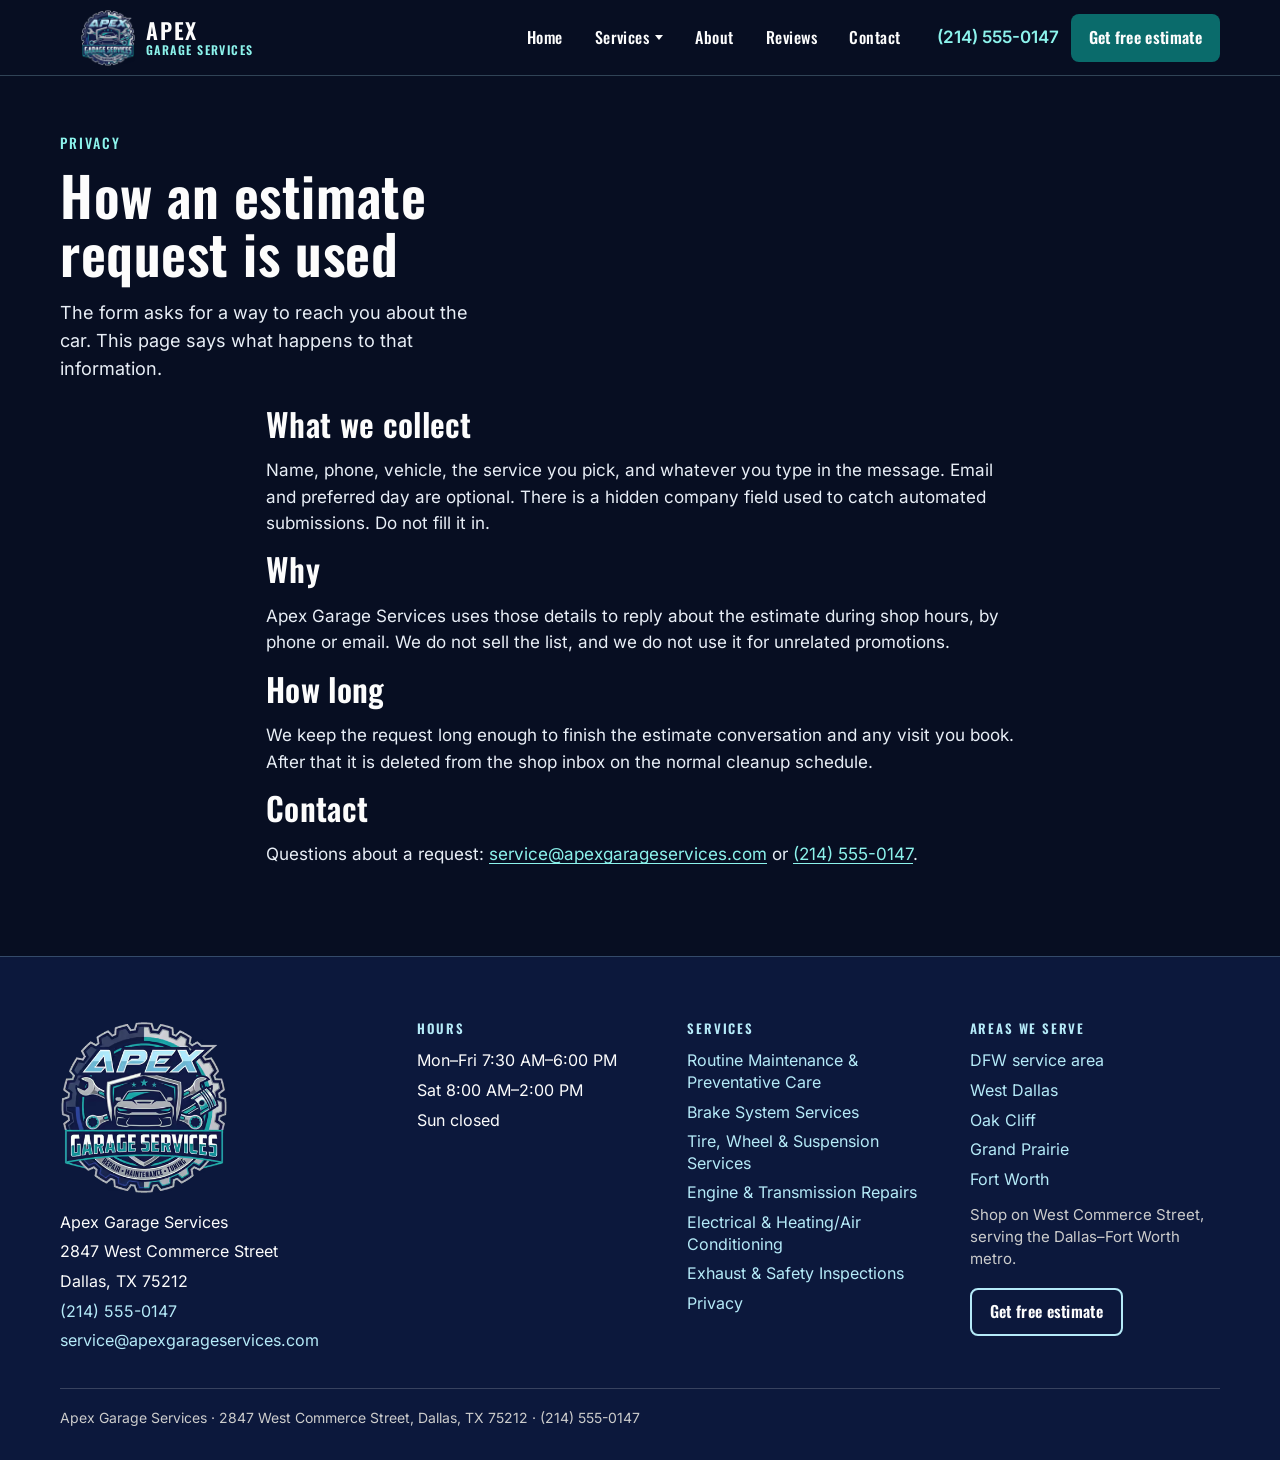
<file: privacy/index.html>
<!DOCTYPE html>
<html lang="en">
<head>
<meta charset="utf-8">
<meta name="viewport" content="width=device-width, initial-scale=1">
<meta name="robots" content="noindex, nofollow">
<title>Privacy | Apex Garage Services</title>
<meta name="description" content="How Apex Garage Services uses the name, phone, and vehicle details you send with an estimate request.">
<link rel="canonical" href="https://apex-garage-services.vercel.app/privacy/">
<meta property="og:title" content="Privacy | Apex Garage Services">
<meta property="og:description" content="How Apex Garage Services uses the name, phone, and vehicle details you send with an estimate request.">
<meta property="og:type" content="website">
<meta property="og:url" content="https://apex-garage-services.vercel.app/privacy/">
<meta property="og:image" content="https://apex-garage-services.vercel.app/assets/img/og-default.jpg">
<meta name="twitter:card" content="summary_large_image">
<meta name="twitter:title" content="Privacy | Apex Garage Services">
<meta name="twitter:description" content="How Apex Garage Services uses the name, phone, and vehicle details you send with an estimate request.">
<meta name="twitter:image" content="https://apex-garage-services.vercel.app/assets/img/og-default.jpg">
<meta name="theme-color" content="#0C183C">
<link rel="icon" href="../favicon.png" type="image/png">
<link rel="preload" href="../assets/fonts/oswald-latin.woff2" as="font" type="font/woff2" crossorigin>
<style id="apex-css">@keyframes hero-drift{0%{transform:scale(1.07)}to{transform:scale(1)}}@keyframes rise-in{0%{opacity:0;transform:translateY(16px)}to{opacity:1;transform:none}}@keyframes pin-pulse{0%{transform:scale(.7);opacity:.9}to{transform:scale(1.5);opacity:0}}@font-face{font-family:Inter;font-style:normal;font-weight:400 600;font-display:swap;src:url(/assets/fonts/inter-latin.woff2)format("woff2");unicode-range:U+0000-00FF,U+0131,U+0152-0153,U+02BB-02BC,U+02C6,U+02DA,U+02DC,U+0304,U+0308,U+0329,U+2000-206F,U+20AC,U+2122,U+2191,U+2193,U+2212,U+2215,U+FEFF,U+FFFD}@font-face{font-family:Oswald;font-style:normal;font-weight:500 600;font-display:swap;src:url(/assets/fonts/oswald-latin.woff2)format("woff2");unicode-range:U+0000-00FF,U+0131,U+0152-0153,U+02BB-02BC,U+02C6,U+02DA,U+02DC,U+0304,U+0308,U+0329,U+2000-206F,U+20AC,U+2122,U+2191,U+2193,U+2212,U+2215,U+FEFF,U+FFFD}:root{--apex-navy:#0c183c;--apex-slate:#30394a;--apex-cyan:#b5eaf8;--apex-teal:#189c9c;--apex-teal-deep:#0c8490;--apex-teal-text:#8cf3ec;--apex-teal-text-hover:#d8fbff;--apex-teal-btn:#0a6b6b;--apex-teal-btn-hover:#084f52;--apex-silver:#acb1b7;--apex-silver-light:#cccccc;--apex-white:#fcfcfc;--apex-ground:#070e22;--apex-surface:#1b2c54;--apex-surface-2:#243664;--apex-line:rgba(181, 234, 248, 0.24);--apex-ink:#e8eef6;--apex-muted:#c9d3e2;--apex-navy-hover:#08122c;--apex-danger:#ffb7c3;--shadow:0 12px 28px rgba(0, 0, 0, 0.4);--radius-card:12px;--radius-ctl:8px;--max:1160px;--header:76px;--ease-out:cubic-bezier(0.2, 0.7, 0.2, 1);--motion-hover:220ms;--motion-reveal:520ms;--motion-menu:200ms}*,::after,::before{box-sizing:border-box}body,html{overflow-x:clip}html{scroll-behavior:smooth;color-scheme:dark}body{margin:0;background:var(--apex-ground);color:var(--apex-ink);font-family:Inter,system-ui,-apple-system,"Segoe UI",sans-serif;font-size:17px;line-height:1.55}img{max-width:100%;display:block}a{text-underline-offset:.18em}.bay-show .lane.is-on .lane-main strong,.site-nav a[aria-current=page],.site-nav a[aria-current=true],a,a:visited{color:var(--apex-teal-text)}.card h2 a:hover,.card h3 a:hover,a:hover{color:var(--apex-teal-text-hover)}.btn,.eyebrow,.menu-btn,.site-nav a,h1,h2,h3{font-family:Oswald,"Arial Narrow",Impact,sans-serif}.skip,h1,h2,h3{color:var(--apex-white)}h1,h2,h3{margin:0 0 16px;font-weight:600;letter-spacing:.01em;line-height:1.08}h1{font-size:clamp(36px,5vw,56px);max-width:16ch}h2{font-size:clamp(28px,3vw,32px)}h3{font-size:22px}p{margin:0 0 16px}.skip{position:absolute;left:16px;top:-40px;z-index:20;background:var(--apex-surface);padding:8px 12px}.skip:focus{top:8px}:focus-visible{outline:2px solid var(--apex-cyan);outline-offset:3px}.wrap{width:min(var(--max),calc(100% - 32px));margin-inline:auto}.site-header{position:sticky;top:0;z-index:30;height:var(--header);background:var(--apex-ground);border-bottom:1px solid var(--apex-line)}.header-bar,.logo{display:flex;align-items:center}.header-bar{height:100%;gap:24px}.logo{flex:none;gap:10px;color:var(--apex-white);text-decoration:none}.logo img{width:56px;height:56px;object-fit:contain}.logo-text{display:flex;flex-direction:column;gap:3px;line-height:1;font-family:Oswald,"Arial Narrow",Impact,sans-serif;font-weight:600}.logo-text span:first-child{font-size:22px;letter-spacing:.08em;text-transform:uppercase}.logo-text span:last-child{font-size:12px;letter-spacing:.12em;text-transform:uppercase;color:var(--apex-teal-text)}.site-nav{display:flex;align-items:center;gap:8px;margin-left:auto}.site-nav a{color:var(--apex-white);text-decoration:none;font-size:16px;letter-spacing:.03em;padding:10px 12px;border-radius:var(--radius-ctl)}.site-nav a:hover{background:var(--apex-surface-2);color:var(--apex-white)}.nav-drop{position:relative}.nav-drop>a{display:inline-flex;align-items:center;gap:6px}.nav-drop>a::after{content:"";width:0;height:0;border-left:4px solid transparent;border-right:4px solid transparent;border-top:5px solid currentColor}.nav-menu{display:flex;flex-direction:column;gap:4px;position:absolute;top:calc(100% + 4px);left:0;z-index:5;width:max-content;min-width:260px;max-width:min(26rem,calc(100vw - 24px));padding:8px;background:var(--apex-surface);border:1px solid var(--apex-line);border-radius:var(--radius-card);box-shadow:var(--shadow);visibility:hidden;opacity:0;transform:translateY(4px);pointer-events:none}.nav-menu::before{content:"";position:absolute;left:0;right:0;top:-12px;height:12px}.nav-drop:focus-within .nav-menu,.nav-drop:hover .nav-menu,.nav-drop[data-open=true] .nav-menu{visibility:visible;opacity:1;transform:none;pointer-events:auto;transition:opacity var(--motion-menu) var(--ease-out),transform var(--motion-menu) var(--ease-out)}.nav-menu a{display:flex;padding:10px 18px;line-height:1.25;letter-spacing:.02em;white-space:normal}.header-actions{display:flex;align-items:center;gap:12px}.call,.nav-menu a{min-height:44px;align-items:center}.call{color:var(--apex-teal-text);font-weight:600;text-decoration:none;display:inline-flex}.btn,.menu-btn{min-height:48px;border-radius:var(--radius-ctl);color:var(--apex-white);font-size:16px}.menu-btn{display:none;min-width:48px;border:1px solid var(--apex-line);background:var(--apex-surface);letter-spacing:.04em}.btn{position:relative;isolation:isolate;display:inline-flex;align-items:center;justify-content:center;padding:0 18px;border:0;font-weight:600;letter-spacing:.02em;text-decoration:none;cursor:pointer}.btn-teal:hover,.btn:hover{background:var(--apex-teal-btn-hover);color:var(--apex-white)}.btn,.btn-teal{background:var(--apex-teal-btn)}.btn-ghost{background:0 0;color:var(--apex-cyan);border:2px solid var(--apex-cyan)}.btn-ghost:hover{background:rgba(181,234,248,.12);color:var(--apex-cyan)}.hero{display:grid;min-height:min(88vh,780px);background:var(--apex-navy);overflow:visible}.cards>*,.footer-grid>*,.gallery>*,.hero>*,.split>*,.steps>*{min-width:0}.hero-media{grid-area:1/1;min-height:100%;background:var(--apex-slate);overflow:hidden}.hero-shade{grid-area:1/1;z-index:1;background:linear-gradient(90deg,rgba(7,14,34,.92)0,rgba(7,14,34,.88) 40%,rgba(7,14,34,.28) 58%,rgba(7,14,34,0) 72%);pointer-events:none}.hero-media img{width:100%;height:100%;object-fit:cover}.hero-copy{grid-area:1/1;z-index:2;display:flex;flex-direction:column;justify-content:center;width:min(var(--max),calc(100% - 32px));margin-inline:auto;padding:56px 0 148px;background:0 0;color:var(--apex-white)}.hero-copy h1{font-size:clamp(2.75rem,4vw + 1rem,5rem);max-width:none;letter-spacing:.04em;line-height:1.24}.hero-copy h1 span{display:block}.hero-actions{display:flex;flex-wrap:wrap;align-items:center;gap:12px 20px;margin:4px 0 12px}.hero-actions .btn{margin:0}.hero-call{color:var(--apex-white);font-weight:600;text-decoration:none;min-height:48px;display:inline-flex;align-items:center}.hero-call:hover,.scroll-cue{color:var(--apex-cyan)}.scroll-cue{margin:12px 0 0;font-family:Oswald,"Arial Narrow",Impact,sans-serif;font-size:13px;letter-spacing:.18em;text-transform:uppercase}.chips a,.promise-card{background:var(--apex-surface)}.promise-card{grid-area:1/1;z-index:3;align-self:end;width:min(var(--max),calc(100% - 32px));margin:0 auto -36px;padding:18px 22px;color:var(--apex-ink);border:1px solid var(--apex-line);border-radius:var(--radius-card);box-shadow:var(--shadow)}.promise-card .trust li{padding-top:0;border-top:0;color:var(--apex-muted)}.promise-card .trust strong{color:var(--apex-white)}.area-band{padding:52px 0 16px;background:var(--apex-ground)}.area-band p{margin-block:0}.chips,.cta-band .wrap{display:flex;flex-wrap:wrap}.chips{gap:10px;margin:0;padding:0;list-style:none}.chips a{display:inline-flex;align-items:center;min-height:44px;padding:0 16px;border:1.5px solid var(--apex-teal);border-radius:999px;color:var(--apex-teal-text);font-weight:600;text-decoration:none}.chips a:hover{background:var(--apex-surface-2);color:var(--apex-teal-text-hover)}.cta-band{padding:36px 0}.cta-band .wrap{align-items:center;justify-content:space-between;gap:16px 24px}.cta-band h2{margin:0}#estimate{scroll-margin-top:calc(var(--header) + 8px)}.band .step h3,.band>.wrap>.section-head h2,.cta-band .btn,.cta-band h2,.hero-copy h1,.trust strong{color:var(--apex-white)}.band-navy{background:var(--apex-navy)}.band .step span{font-size:clamp(42px,5vw,68px);line-height:.85;margin-bottom:12px;color:transparent;-webkit-text-stroke:1.5px var(--apex-teal-text)}.band .step{color:var(--apex-ink);background:#3a4560;border-color:rgba(181,234,248,.28)}.eyebrow{margin:0 0 12px;color:var(--apex-teal-text);font-size:14px;letter-spacing:.14em;text-transform:uppercase}.hero-copy .eyebrow{color:var(--apex-cyan)}.lede{font-size:18px;max-width:38ch}.hero-copy .btn{align-self:flex-start;margin:8px 0 24px}.trust{display:grid;grid-template-columns:repeat(3,1fr);gap:12px;margin:0;padding:0;list-style:none}.trust li{margin:0;padding-top:12px;border-top:1px solid rgba(252,252,252,.28);color:var(--apex-silver-light);font-size:16px}.trust strong{display:block;font-size:16px}.section{padding:72px 0}.section-head{max-width:640px;margin-bottom:32px}.cards{display:grid;grid-template-columns:repeat(3,1fr);gap:24px}.lane-list{display:grid;grid-template-columns:1fr 1fr;gap:12px;margin:0;padding:0;list-style:none}.lane{display:flex;flex-direction:column;align-items:flex-start;gap:12px;position:relative;isolation:isolate;min-height:100%;padding:18px 18px 16px;background:var(--apex-surface);border:1px solid var(--apex-line);border-radius:var(--radius-card);box-shadow:var(--shadow);--spot-x:50%;--spot-y:20%}.lane::after,.lane::before{content:"";position:absolute;pointer-events:none}.lane::before{inset:0;border-radius:inherit;background:radial-gradient(240px circle at var(--spot-x) var(--spot-y),rgba(140,243,236,.22),transparent 70%);opacity:0}.lane::after{left:16px;right:16px;top:0;height:1px;background:linear-gradient(90deg,transparent,var(--apex-teal-text),transparent);opacity:0;transform:scaleX(.4);transform-origin:center}.lane:focus-within{border-color:rgba(140,243,236,.55)}.lane-est,.lane-main{position:relative;z-index:1}.lane-main{text-decoration:none}.lane-main strong{display:block;margin-bottom:6px;font-family:Oswald,"Arial Narrow",Impact,sans-serif;font-weight:600;font-size:22px;letter-spacing:.02em;line-height:1.2}.lane-main span{display:block;color:var(--apex-muted);font-size:16px;line-height:1.45}.lane-main,.lane-main:hover{color:var(--apex-white)}.lane-est{display:inline-flex;align-items:center;gap:6px;font-weight:600}.lane-est::after{content:"";width:7px;height:7px;border-top:1.5px solid currentColor;border-right:1.5px solid currentColor;transform:rotate(45deg)}@media (max-width:800px){.lane-list{grid-template-columns:1fr}}.card,.card>a{position:relative}.card{display:flex;flex-direction:column;isolation:isolate;background:var(--apex-surface);border:1px solid var(--apex-line);border-radius:var(--radius-card);box-shadow:var(--shadow);overflow:visible}.card>a{display:block;aspect-ratio:3/2;overflow:hidden;border-radius:calc(var(--radius-card) - 1px) calc(var(--radius-card) - 1px)0 0}.card img{position:absolute;inset:0;width:100%;height:100%;object-fit:cover}.card h2{margin:0;font-size:22px}.card h2 a,.card h3 a{color:inherit;text-decoration:none}.logo picture,.site-footer picture{display:contents}.card>a picture,.card>picture,.frame picture,.hero-media picture{display:block;height:100%}.lead-form button:disabled{opacity:.65;cursor:wait}.form-status{margin:0 0 12px}.card-body{padding:20px 20px 24px;display:flex;flex-direction:column;gap:8px;flex:1}.card-body p{flex:1}.icon{width:36px;height:36px;color:var(--apex-teal)}.faq,.gallery .stack,.quotes,.steps{display:grid;gap:16px}.steps{grid-template-columns:repeat(3,1fr)}.faq details,.note,.quote,.step{background:var(--apex-surface);border:1px solid var(--apex-line);border-radius:var(--radius-card);padding:20px}.step span{display:block;margin-bottom:8px;color:var(--apex-teal-text);font-family:Oswald,"Arial Narrow",sans-serif;font-size:20px}.band{background:var(--apex-slate);color:var(--apex-white)}.band a,.site-footer a{color:var(--apex-cyan)}.split{display:grid;grid-template-columns:1fr 1fr;gap:32px;align-items:start}.frame{border-radius:var(--radius-card);overflow:hidden;min-height:240px;background:var(--apex-slate)}.frame img{width:100%;height:100%;object-fit:cover;min-height:240px}.nap{margin:0;padding:0;list-style:none}.nap li{margin:0 0 10px}.lead-form{background:var(--apex-surface);border:1px solid var(--apex-line);border-radius:var(--radius-card);box-shadow:var(--shadow);padding:24px}.form-grid,label{display:grid;gap:14px}label{gap:6px;font-size:14px;font-weight:600}input,select,textarea{width:100%;min-height:48px;padding:10px 12px;border:1px solid var(--apex-line);border-radius:var(--radius-ctl);background:var(--apex-surface-2);color:var(--apex-ink);font:inherit;font-weight:400}textarea{min-height:112px;resize:vertical}input:focus,select:focus,textarea:focus{outline:2px solid var(--apex-cyan);outline-offset:1px;border-color:var(--apex-teal)}.check{grid-template-columns:20px 1fr;align-items:start;font-weight:400}.check input{width:20px;min-height:20px;margin-top:2px;accent-color:var(--apex-teal)}.hp{position:absolute;left:-9999px;height:0;overflow:hidden}.field-error{margin:0;color:var(--apex-danger);font-size:14px;font-weight:600}::placeholder{color:var(--apex-muted);opacity:1}::selection{background:var(--apex-cyan);color:var(--apex-navy)}input:-webkit-autofill,select:-webkit-autofill,textarea:-webkit-autofill{-webkit-text-fill-color:var(--apex-ink);caret-color:var(--apex-ink);box-shadow:0 0 0 1000px var(--apex-surface-2) inset}.is-invalid{border-color:var(--apex-danger)}.help{margin:0 0 16px;font-size:14px}.site-footer{background:var(--apex-navy);color:var(--apex-white);padding:64px 0 32px;border-top:1px solid var(--apex-line)}.footer-grid{display:grid;grid-template-columns:minmax(220px,1.3fr) minmax(190px,.95fr) minmax(200px,1fr) minmax(200px,1fr);gap:36px 32px;align-items:start}.lockup{width:168px;height:auto}.fine{margin-top:36px;padding-top:18px;border-top:1px solid rgba(252,252,252,.18);color:var(--apex-silver-light);font-size:14px}.mobile-bar{display:none}.page-hero{padding:56px 0 8px}.page-hero h1{max-width:18ch;font-size:clamp(2.25rem,3vw + 1rem,3.4rem)}.prose{max-width:68ch}.breadcrumbs ol,.related{display:flex;flex-wrap:wrap;gap:12px}.gallery{display:grid;grid-template-columns:1.4fr 1fr;gap:16px}details summary{cursor:pointer;font-weight:600;color:var(--apex-white)}details p{margin:12px 0 0}@media (max-width:900px){.cards,.footer-grid,.gallery,.split,.steps,.trust{grid-template-columns:1fr}.section{padding:48px 0}.nav-drop,.nav-menu,.site-nav{flex-direction:column;align-items:stretch}.site-nav{display:none;position:absolute;top:var(--header);left:0;right:0;gap:0;padding:8px 16px 16px;background:var(--apex-surface);border-bottom:1px solid var(--apex-line)}.site-nav[data-open=true]{display:flex}.nav-drop,.nav-menu{display:flex}.nav-menu{position:static;width:auto;min-width:0;margin:4px 0 8px;padding:6px;gap:4px;border:1px solid var(--apex-line);border-radius:var(--radius-ctl);box-shadow:none;background:var(--apex-ground);visibility:visible;opacity:1;transform:none;pointer-events:auto}.nav-menu a{white-space:normal}.menu-btn{display:inline-flex;align-items:center;justify-content:center}.logo img{width:44px;height:44px}.logo-text span:first-child{font-size:18px}.logo-text span:last-child{font-size:10px}.header-actions .btn,.header-actions .call{display:none}.mobile-bar{display:grid;grid-template-columns:1fr 1fr;gap:8px;position:fixed;left:0;right:0;bottom:0;z-index:40;padding:8px 12px calc(8px + env(safe-area-inset-bottom));background:var(--apex-surface);border-top:1px solid var(--apex-line)}html{scroll-padding-bottom:112px}body{padding-bottom:112px}#estimate,.lead-form,.lead-form button,.lead-form input,.lead-form select,.lead-form textarea{scroll-margin-bottom:112px}}@media (prefers-reduced-motion:reduce){html{scroll-behavior:auto}*,::after,::before{animation:none!important;transition:none!important}[data-reveal],[data-reveal].is-pending,[data-reveal].is-shown{opacity:1!important;transform:none!important}.nav-drop:focus-within .nav-menu,.nav-drop:hover .nav-menu,.nav-drop[data-open=true] .nav-menu{opacity:1!important;visibility:visible!important;transform:none!important}}.trust-line{margin:0 0 20px;color:var(--apex-cyan);font-size:16px;max-width:36ch}.breadcrumbs{padding:16px 0 0;font-size:14px}.breadcrumbs ol{gap:8px;margin:0;padding:0;list-style:none;color:var(--apex-muted)}.breadcrumbs li:not(:last-child)::after{content:"/";margin-left:8px;color:var(--apex-silver)}.breadcrumbs a{color:var(--apex-teal-text);text-decoration:none}.breadcrumbs a:hover,.site-footer a:hover{text-decoration:underline}.map-embed{margin:16px 0;border-radius:var(--radius-card);overflow:hidden;border:1px solid var(--apex-line);background:var(--apex-slate);aspect-ratio:4/3}.map-embed iframe{display:block;width:100%;height:100%;border:0}.neighborhoods{display:grid;gap:28px;max-width:72ch}.neighborhood h2{margin-bottom:10px}.bio-slots,.cert-slots{display:grid;gap:12px;margin:0 0 24px;padding:0}.cert-slots{list-style:disc;padding-left:1.2em}#google-reviews .prose,.bio-slot{padding:16px;border:1px dashed var(--apex-line);border-radius:var(--radius-card);background:var(--apex-surface)}.bio-slot h3{margin-bottom:8px;font-size:18px}.area-links a{white-space:nowrap}.mobile-bar.is-hidden{transform:translateY(110%);pointer-events:none}.mobile-bar{transition:transform .2s ease}.mobile-bar .btn{width:100%}@media (max-width:900px){.hero{display:flex;flex-direction:column;min-height:0}.hero-shade{display:none}.hero-media{position:relative;height:26vh;min-height:160px;max-height:220px}.hero-media img,.hero-media picture{max-height:none;height:100%;aspect-ratio:auto}.hero-copy{width:auto;margin:0;padding:22px 20px 16px;background:var(--apex-navy)}.hero-copy h1{font-size:clamp(1.85rem,7.2vw,2.5rem);max-width:none;letter-spacing:.03em;line-height:1.12}.hero-copy .lede{font-size:16.5px}.promise-card{position:relative;width:min(var(--max),calc(100% - 32px));margin:16px auto 0}.area-band{padding-top:28px}.scroll-cue{display:none}.trust-line{margin-bottom:12px}}@media (max-width:900px) and (max-height:700px){.hero-media{height:22vh;min-height:140px;max-height:180px}.hero-copy{padding-top:16px;padding-bottom:8px}}.site-footer h2{margin:0 0 14px;color:var(--apex-cyan);font-size:13px;font-weight:600;letter-spacing:.14em;text-transform:uppercase;line-height:1.2}.footer-list{display:grid;gap:8px;margin:0;padding:0;list-style:none}.footer-brand .footer-list{margin-top:18px}.site-footer .footer-list li{margin:0;color:var(--apex-white);font-size:16px;line-height:1.35}.site-footer a{text-decoration:none}.footer-note{margin:14px 0 0;color:var(--apex-silver-light);font-size:15px;line-height:1.45;max-width:32ch}.site-footer .btn{margin-top:18px;color:var(--apex-white)}.site-footer .btn:hover{text-decoration:none;color:var(--apex-white)}@media (max-width:1100px){.footer-grid{grid-template-columns:1fr 1fr}}@media (max-width:900px){.footer-grid{grid-template-columns:1fr}}#estimate{background:radial-gradient(820px 260px at 0% 0%,rgba(24,156,156,.22),transparent 72%),var(--apex-ground)}.reviews-hero{background:var(--apex-navy);padding:72px 0}.reviews-hero,.reviews-hero .lede,.reviews-hero h1{color:var(--apex-white)}.reviews-hero .eyebrow{color:var(--apex-cyan)}.reviews-hero .lede{max-width:40ch}#google-reviews{padding-top:0}#google-reviews .prose{border:1px solid var(--apex-line);box-shadow:var(--shadow);padding:32px 28px;margin-top:-36px}.nav-drop>a,.site-nav>a,details summary{position:relative}.nav-drop>a::before,.site-nav>a::before,details summary::after{content:"";position:absolute;left:12px;right:12px;bottom:4px;height:2px;background:var(--apex-teal);transform:scaleX(0);transform-origin:left center;pointer-events:none}.btn::before,.card::after{content:"";position:absolute;inset:0;border-radius:inherit;pointer-events:none;opacity:0}.btn::before{z-index:-1;box-shadow:0 8px 18px rgba(12,24,60,.18)}.card::after{z-index:-1;box-shadow:0 16px 32px rgba(12,24,60,.16)}details summary::after{left:0;right:0;bottom:0}.card>a:focus-visible{outline-offset:-4px}@media (hover:hover) and (pointer:fine){.btn,.card,.chips a{transition:transform var(--motion-hover) var(--ease-out)}.btn::before,.card::after,.lane-est::after,.lane::after,.lane::before,.nav-drop>a::before,.site-nav>a::before,details summary::after{transition:opacity var(--motion-hover) var(--ease-out),transform var(--motion-hover) var(--ease-out)}.card>a img{transition:transform 300ms var(--ease-out)}.chips a:hover{transform:translateY(-2px)}.btn:hover:not(:disabled){transform:translateY(-2px)}.btn:hover:not(:disabled)::before,.card:hover:not(.is-pending)::after{opacity:1}.btn-ghost:hover:not(:disabled){transform:translateY(-1px)}.btn:disabled,.btn:disabled:hover,.mobile-bar .btn,.mobile-bar .btn:hover{transform:none}.btn:disabled::before,.mobile-bar .btn::before{opacity:0}.nav-drop>a:hover::before,.site-nav>a:hover::before,details summary:hover::after{transform:scaleX(1)}.card:hover:not(.is-pending){transform:translateY(-4px)}.card:hover:not(.is-pending)>a img{transform:scale(1.025)}html.js-motion .card[data-reveal].is-shown:hover{transform:translateY(-4px);transition:transform var(--motion-hover) var(--ease-out),opacity var(--motion-reveal) var(--ease-out)}.lane{transition:transform var(--motion-hover) var(--ease-out),border-color var(--motion-hover) var(--ease-out)}.lane:focus-within:not(.is-pending),.lane:hover:not(.is-pending){transform:translateY(-6px);border-color:rgba(140,243,236,.55)}.lane:focus-within::after,.lane:focus-within::before,.lane:hover::after,.lane:hover::before{opacity:1}.lane:focus-within::after,.lane:hover::after{transform:scaleX(1)}.lane:focus-within .lane-est::after,.lane:hover .lane-est::after{transform:rotate(45deg) translate(2px,-2px)}html.js-motion .lane[data-reveal].is-shown:focus-within,html.js-motion .lane[data-reveal].is-shown:hover{transform:translateY(-6px);transition:transform var(--motion-hover) var(--ease-out),border-color var(--motion-hover) var(--ease-out),opacity var(--motion-reveal) var(--ease-out)}.frame img{transition:transform 420ms var(--ease-out)}.frame:hover img{transform:scale(1.035)}}@media (prefers-reduced-motion:no-preference){.hero-media img{transform-origin:68% 42%;animation:hero-drift 18s var(--ease-out) both}.hero-copy .eyebrow,.page-hero .wrap>*,.promise-card .trust li{animation:rise-in 520ms var(--ease-out) backwards}.hero-copy h1 span:nth-child(1),.page-hero .wrap>:nth-child(2){animation-delay:80ms}.page-hero .wrap>:nth-child(3){animation-delay:150ms}.hero-copy h1 span{animation:rise-in 560ms var(--ease-out) backwards}.hero-copy h1 span:nth-child(2){animation-delay:170ms}.hero-copy h1 span:nth-child(3){animation-delay:260ms}.hero-copy .lede{animation:rise-in 520ms var(--ease-out) 340ms backwards}.hero-actions{animation:rise-in 520ms var(--ease-out) 420ms backwards}.trust-line{animation:rise-in 520ms var(--ease-out) 500ms backwards}.scroll-cue{animation:rise-in 520ms var(--ease-out) 580ms backwards}.promise-card .trust li:nth-child(2){animation-delay:90ms}.promise-card .trust li:nth-child(3){animation-delay:170ms}.area-band p{animation:rise-in 520ms var(--ease-out) 180ms backwards}}html.js-motion [data-reveal].is-pending{opacity:0;transform:translateY(16px);transition:none}html.js-motion [data-reveal].is-shown{opacity:1;transform:none;transition:opacity var(--motion-reveal) var(--ease-out) var(--reveal-delay, 0ms),transform var(--motion-reveal) var(--ease-out) var(--reveal-delay, 0ms)}html.js-motion .lane[data-reveal].is-pending{transform:translateY(22px) scale(.98)}@media (max-width:900px){html.js-motion [data-reveal-group]>[data-reveal]{transition-delay:0ms!important}html.js-motion .lane-list>[data-reveal]{transition-delay:var(--reveal-delay, 0ms)!important}.nav-menu{visibility:visible;opacity:1;transform:none;pointer-events:auto}}#on-the-car{scroll-margin-top:calc(var(--header) + 8px)}.bay{display:grid;grid-template-columns:minmax(0,1fr) minmax(300px,460px);gap:28px;align-items:start}.bay-stage{position:sticky;top:calc(var(--header) + 12px);z-index:2}.bay-viewport{position:relative;overflow:hidden;aspect-ratio:16/9;border:1px solid var(--apex-line);border-radius:var(--radius-card);background:#15233f}.spin{position:absolute;inset:0;user-select:none}.spin:focus-visible{outline:2px solid var(--apex-teal-text);outline-offset:-3px}.spin-frame{position:absolute;inset:0;width:100%;height:100%;object-fit:cover;opacity:0;pointer-events:none;transition:opacity 420ms cubic-bezier(.4,0,.2,1)}.spin-frame.is-on{opacity:1}.callout b,.pin{border-radius:50%}.pin{position:absolute;left:68%;top:63%;width:14px;height:14px;background:#8cf3ec;transform:translate(-50%,-50%);pointer-events:none;transition:opacity 320ms var(--ease-out)}.spin.is-turning .pin{opacity:0}.pin::after,.pin::before{content:"";position:absolute}.pin::before{left:50%;bottom:100%;width:2px;height:28px;background:#8cf3ec;transform:translateX(-50%)}.pin::after{inset:-8px;border:2px solid rgba(140,243,236,.7);border-radius:50%;animation:pin-pulse 1.6s var(--ease-out) infinite}.bay-status{margin:14px 0 0;min-height:3.4em}.bay-where{display:block;color:var(--apex-white);font-family:Oswald,"Arial Narrow",Impact,sans-serif;font-size:22px;font-weight:600;letter-spacing:.03em;line-height:1.15}.bay-name{display:block;margin-top:4px;color:var(--apex-cyan);font-size:15px}.svc-group{margin:0 0 22px;scroll-margin-top:calc(var(--header) + 12px)}.svc span,.svc strong,.svc-title span{display:block}.page-hero .svc-lede{max-width:48ch}.svc-group h3{margin:0 0 10px;color:var(--apex-cyan);font-size:18px;letter-spacing:.02em;line-height:1.25;text-transform:none}.cutaway img,.svc{width:100%;display:block}.svc{margin:0 0 6px;padding:10px 12px;border:1px solid transparent;border-radius:var(--radius-ctl);background:0 0;color:inherit;font:inherit;text-align:left;cursor:pointer}.svc strong{color:var(--apex-white);font-family:Oswald,"Arial Narrow",Impact,sans-serif;font-size:17px;font-weight:600;letter-spacing:.02em}.svc span{margin-top:2px;color:var(--apex-muted);font-size:14.5px;line-height:1.4}.svc:hover,.svc[aria-pressed=true]{background:var(--apex-surface-2);border-color:var(--apex-line);box-shadow:inset 3px 0 0 var(--apex-teal)}.bay-cta{margin:8px 0 0}@media (max-width:900px){.bay{grid-template-columns:1fr}.bay-stage{order:-1;position:sticky;top:calc(var(--header) + 4px);padding-bottom:8px;background:var(--apex-ground)}}.bay-show{display:flex;flex-direction:column;gap:22px}.bay-show .bay-stage{position:relative;top:auto;order:0;width:100%;padding:0;background:0 0}.bay-show .bay-viewport{aspect-ratio:auto;min-height:0;border-radius:20px;background:#152240;box-shadow:0 28px 70px rgba(0,0,0,.45)}.bay-show .spin-stage{position:relative;aspect-ratio:16/9;background:#152240}.bay-show .spin{inset:0;height:100%}.callout-lines,.cutaway{position:absolute;inset:0}.cutaway{z-index:2;margin:0;pointer-events:none;transition:opacity 320ms var(--ease-out)}.cutaway img{height:100%;object-fit:cover}.callout-lines{width:100%;height:100%;overflow:visible}.cline{stroke:rgba(181,234,248,.75);stroke-width:1.5px;vector-effect:non-scaling-stroke;fill:none}.cline.is-on{stroke:#8cf3ec;stroke-width:2px}.callout,.cdot{position:absolute}.cdot{z-index:3;width:10px;height:10px;margin:-5px 0 0-5px;border-radius:50%;background:#8cf3ec;box-shadow:0 0 0 4px rgba(140,243,236,.22)}.cdot.is-on{box-shadow:0 0 0 6px rgba(140,243,236,.38)}.callout{z-index:4;display:inline-flex;align-items:center;gap:8px;min-height:36px;margin:0;padding:4px 12px 4px 4px;border:1px solid transparent;border-radius:999px;background:#fff;color:#10203f;box-shadow:0 8px 18px rgba(0,0,0,.28);cursor:pointer;font-family:Oswald,"Arial Narrow",Impact,sans-serif;font-size:14px;font-weight:600;letter-spacing:.04em;line-height:1;text-transform:uppercase;pointer-events:auto}.callout b{display:grid;place-items:center;width:28px;height:28px;background:#149c9c;color:#fff;font-size:13px}.bay-show .callout{z-index:6;gap:0;padding:4px}.bay-show .callout>span{position:absolute;width:1px;height:1px;padding:0;margin:-1px;overflow:hidden;clip:rect(0,0,0,0);white-space:nowrap;border:0}.callout.is-on{border-color:#8cf3ec;box-shadow:0 0 0 3px rgba(140,243,236,.35),0 8px 18px rgba(0,0,0,.28)}.callout:focus-visible{outline:2px solid #10203f;outline-offset:3px}.bay-show .bay-status,.bay-show .pin{opacity:0}.bay-show .pin{width:16px;height:16px}.bay-show .pin::before{height:42px}.bay-show .bay-status,.bay-show .job-dock{position:absolute;margin:0;border-radius:14px}.bay-show .bay-status{z-index:3;pointer-events:none;left:16px;bottom:16px;min-height:0;max-width:min(420px,calc(100% - 32px));padding:14px 16px;border:1px solid var(--apex-line);background:rgba(7,14,34,.78)}.job-dock{gap:10px}.job-dock,.job-sets{display:grid}.bay-show .job-dock{z-index:4;width:min(380px,calc(100% - 20px));max-height:42%;padding:12px 16px 10px;overflow:auto;border:1px solid rgba(181,234,248,.22);background:rgba(7,14,34,.92);box-shadow:0 12px 28px rgba(0,0,0,.4);scrollbar-width:thin;scrollbar-color:rgba(181,234,248,.45) transparent;transition:opacity 320ms var(--ease-out)}.bay-show .job-dock::-webkit-scrollbar{width:8px}.bay-show .job-dock::-webkit-scrollbar-thumb{border-radius:8px;background:rgba(181,234,248,.45)}.bay-show .job-kicker{display:none}.bay-show .job-set{grid-template-columns:1fr}.bay-show .job-dock .svc{padding:6px 0}.bay-show .job-dock .svc strong{font-size:18px}.bay-show .job-dock .svc span{margin-top:3px;font-size:15px;line-height:1.4}.job-kicker{margin:0;color:var(--apex-cyan);font-family:Oswald,"Arial Narrow",Impact,sans-serif;font-size:13px;font-weight:600;letter-spacing:.14em;text-transform:uppercase}.job-set{display:grid;grid-template-columns:1fr 1fr;gap:8px;transition:opacity 400ms var(--ease-out),transform 400ms var(--ease-out)}.job-set.is-out,.job-set.is-shown{grid-area:1/1}.job-set.is-out{opacity:0;transform:translateY(10px);pointer-events:none}.job-set[hidden]{display:none}.bay-show .lane.svc-group,.job-set .svc{margin:0}.bay-show .pick-list{gap:14px}.bay-show .lane{align-items:stretch;padding:0;border-left-width:3px;border-left-color:rgba(181,234,248,.28);background:linear-gradient(180deg,rgba(181,234,248,.05),transparent 42%),var(--apex-surface);border-radius:18px}.bay-show .lane.is-on{border-color:rgba(140,243,236,.4);border-left-color:var(--apex-teal-text);background:linear-gradient(100deg,rgba(140,243,236,.12),transparent 48%),var(--apex-surface)}.bay-show .lane.is-on,.bay-show .lane:focus-within,.bay-show .lane:hover{border-left-color:var(--apex-teal-text)}.bay-show .lane::after{left:20px;right:20px;top:auto;bottom:0;width:auto;height:2px;opacity:1;transform:scaleX(0);transform-origin:left center;background:linear-gradient(90deg,var(--apex-teal-text),transparent 78%)}.bay-show .lane.is-on::after,.bay-show .lane:focus-within::after,.bay-show .lane:hover::after{transform:scaleX(1)}.bay-show .svc-lead,.bay-show .svc-lead:hover,.bay-show .svc-lead[aria-pressed=true]{display:grid;grid-template-columns:58px minmax(0,1fr);gap:10px 14px;align-items:start;width:100%;height:100%;margin:0;padding:22px 20px 20px;border:0;background:0 0;box-shadow:none;cursor:pointer}.pick-no{padding-top:2px;font-family:Oswald,"Arial Narrow",Impact,sans-serif;font-size:32px;font-weight:600;letter-spacing:.04em;line-height:1;color:#9bb6cc}.bay-show .lane.is-on .pick-no,.bay-show .lane.is-on .pick-where,.bay-show .lane:focus-within .pick-no,.bay-show .lane:focus-within .pick-where,.bay-show .lane:hover .pick-no,.bay-show .lane:hover .pick-where{color:var(--apex-teal-text)}.bay-show .pick-copy{display:block;min-width:0}.bay-show .pick-copy strong{margin-bottom:6px;font-size:22px;line-height:1.15}.bay-show .pick-copy>span{margin-top:0;font-size:16px;line-height:1.45}.pick-where{display:flex;align-items:center;gap:8px;margin-top:14px;color:var(--apex-muted);font-family:Oswald,"Arial Narrow",Impact,sans-serif;font-size:13px;font-style:normal;font-weight:600;letter-spacing:.14em;line-height:1;text-transform:uppercase}.pick-where::before{content:"";width:6px;height:6px;flex:0 0 6px;border-radius:50%;background:currentColor;box-shadow:0 0 0 3px rgba(140,243,236,.16)}@media (max-width:1000px){.bay-show .spin-stage{display:flex;flex-direction:column;aspect-ratio:auto;min-height:0;background:0 0}.bay-show .spin{position:relative;inset:auto;width:100%;height:auto;aspect-ratio:16/9;min-height:0}.bay-show .spin-frame{object-fit:contain;object-position:center bottom}.callout{font-size:11px;gap:0;padding:3px}.callout b{width:22px;height:22px;font-size:11px}.bay-show .bay-status{max-width:46%;padding:10px 12px}.bay-show .bay-name{font-size:13px}.bay-show .job-dock{padding:10px 12px 8px;border-radius:12px}.bay-show .job-dock .svc strong{font-size:16px}.bay-show .job-dock .svc span{font-size:14px}.job-set{grid-template-columns:1fr}.bay-show .bay-where{font-size:18px}.bay-show .svc-lead,.bay-show .svc-lead:hover,.bay-show .svc-lead[aria-pressed=true]{grid-template-columns:46px minmax(0,1fr);padding:18px 16px 16px}.pick-no{font-size:26px}.bay-show .pick-copy strong{font-size:20px}}</style>
<script type="application/ld+json">{"@context":"https://schema.org","@type":"AutoRepair","@id":"https://apex-garage-services.vercel.app/#business","name":"Apex Garage Services","url":"https://apex-garage-services.vercel.app/","image":"https://apex-garage-services.vercel.app/assets/img/og-default.jpg","telephone":"(214) 555-0147","email":"service@apexgarageservices.com","priceRange":"$$","address":{"@type":"PostalAddress","streetAddress":"2847 West Commerce Street","addressLocality":"Dallas","addressRegion":"TX","postalCode":"75212","addressCountry":"US"},"geo":{"@type":"GeoCoordinates","latitude":32.7767,"longitude":-96.851},"hasMap":"https://maps.google.com/?q=2847+West+Commerce+Street,+Dallas,+TX+75212","openingHoursSpecification":[{"@type":"OpeningHoursSpecification","dayOfWeek":["Monday","Tuesday","Wednesday","Thursday","Friday"],"opens":"07:30","closes":"18:00"},{"@type":"OpeningHoursSpecification","dayOfWeek":"Saturday","opens":"08:00","closes":"14:00"}],"areaServed":[{"@type":"City","name":"Dallas"},{"@type":"Place","name":"West Dallas"},{"@type":"Place","name":"Oak Cliff"},{"@type":"Place","name":"Grand Prairie"},{"@type":"City","name":"Fort Worth"}]}</script>

</head>
<body>
<a class="skip" href="#main">Skip to content</a>
<header class="site-header">
  <div class="wrap header-bar">
    <a class="logo" href="../"><picture><source srcset="../assets/logo-112.avif" type="image/avif"><source srcset="../assets/logo-112.webp" type="image/webp"><img src="../assets/logo-112.png" width="56" height="56" alt="Apex Garage Services"></picture><span class="logo-text"><span>Apex</span><span>Garage Services</span></span></a>
    <nav class="site-nav" id="site-nav" aria-label="Primary"><a href="../">Home</a><div class="nav-drop"><a href="../services/" aria-haspopup="true" aria-expanded="false">Services</a><div class="nav-menu"><a href="../services/#routine">Routine Maintenance &amp; Preventative Care</a><a href="../services/#brakes">Brake System Services</a><a href="../services/#tires">Tire, Wheel &amp; Suspension Services</a><a href="../services/#engine">Engine &amp; Transmission Repairs</a><a href="../services/#electrical">Electrical &amp; Heating/Air Conditioning</a><a href="../services/#exhaust">Exhaust &amp; Safety Inspections</a></div></div><a href="../about/">About</a><a href="../reviews/">Reviews</a><a href="../contact/">Contact</a></nav>
    <div class="header-actions">
      <a class="call" href="tel:+12145550147">(214) 555-0147</a>
      <a class="btn" href="../contact/">Get free estimate</a>
      <button class="menu-btn" type="button" aria-expanded="false" aria-controls="site-nav">Menu</button>
    </div>
  </div>
</header>
<main id="main">
<section class="page-hero"><div class="wrap"><p class="eyebrow">Privacy</p><h1>How an estimate request is used</h1><p class="lede">The form asks for a way to reach you about the car. This page says what happens to that information.</p></div></section>
<section class="section" style="padding-top:0">
  <div class="wrap prose">
    <h2>What we collect</h2>
    <p>Name, phone, vehicle, the service you pick, and whatever you type in the message. Email and preferred day are optional. There is a hidden company field used to catch automated submissions. Do not fill it in.</p>
    <h2>Why</h2>
    <p>Apex Garage Services uses those details to reply about the estimate during shop hours, by phone or email. We do not sell the list, and we do not use it for unrelated promotions.</p>
    <h2>How long</h2>
    <p>We keep the request long enough to finish the estimate conversation and any visit you book. After that it is deleted from the shop inbox on the normal cleanup schedule.</p>
    <h2>Contact</h2>
    <p>Questions about a request: <a href="mailto:service@apexgarageservices.com">service@apexgarageservices.com</a> or <a href="tel:+12145550147">(214) 555-0147</a>.</p>
  </div>
</section>
</main>
<footer class="site-footer">
  <div class="wrap footer-grid">
    <div class="footer-brand">
      <picture><source srcset="../assets/logo-lockup-300.avif" type="image/avif"><source srcset="../assets/logo-lockup-300.webp" type="image/webp"><img class="lockup" src="../assets/logo-lockup-300.png" width="168" height="174" loading="lazy" decoding="async" alt="Apex Garage Services"></picture>
      <ul class="footer-list">
        <li>Apex Garage Services</li>
        <li>2847 West Commerce Street</li>
        <li>Dallas, TX 75212</li>
        <li><a href="tel:+12145550147">(214) 555-0147</a></li>
        <li><a href="mailto:service@apexgarageservices.com">service@apexgarageservices.com</a></li>
      </ul>
    </div>
    <div>
      <h2>Hours</h2>
      <ul class="footer-list">
        <li>Mon–Fri 7:30 AM–6:00 PM</li>
        <li>Sat 8:00 AM–2:00 PM</li>
        <li>Sun closed</li>
      </ul>
    </div>
    <div>
      <h2>Services</h2>
      <ul class="footer-list">
        <li><a href="../services/#routine">Routine Maintenance &amp; Preventative Care</a></li>
        <li><a href="../services/#brakes">Brake System Services</a></li>
        <li><a href="../services/#tires">Tire, Wheel &amp; Suspension Services</a></li>
        <li><a href="../services/#engine">Engine &amp; Transmission Repairs</a></li>
        <li><a href="../services/#electrical">Electrical &amp; Heating/Air Conditioning</a></li>
        <li><a href="../services/#exhaust">Exhaust &amp; Safety Inspections</a></li>
        <li><a href="../privacy/">Privacy</a></li>
      </ul>
    </div>
    <div>
      <h2>Areas we serve</h2>
      <ul class="footer-list">
        <li><a href="../dallas-tx/">DFW service area</a></li>
        <li><a href="../locations/west-dallas/">West Dallas</a></li>
        <li><a href="../locations/oak-cliff/">Oak Cliff</a></li>
        <li><a href="../locations/grand-prairie/">Grand Prairie</a></li>
        <li><a href="../locations/fort-worth/">Fort Worth</a></li>
      </ul>
      <p class="footer-note">Shop on West Commerce Street, serving the Dallas–Fort Worth metro.</p>
      <a class="btn btn-ghost" href="../contact/">Get free estimate</a>
    </div>
  </div>
  <div class="wrap fine">Apex Garage Services · 2847 West Commerce Street, Dallas, TX 75212 · (214) 555-0147</div>
</footer>
<div class="mobile-bar" id="mobile-bar">
  <a class="btn btn-teal" href="tel:+12145550147">Call</a>
  <a class="btn" href="../contact/">Estimate</a>
</div>
<script src="../assets/js/main.js?v=282e8dac" defer></script>
</body>
</html>
</file>
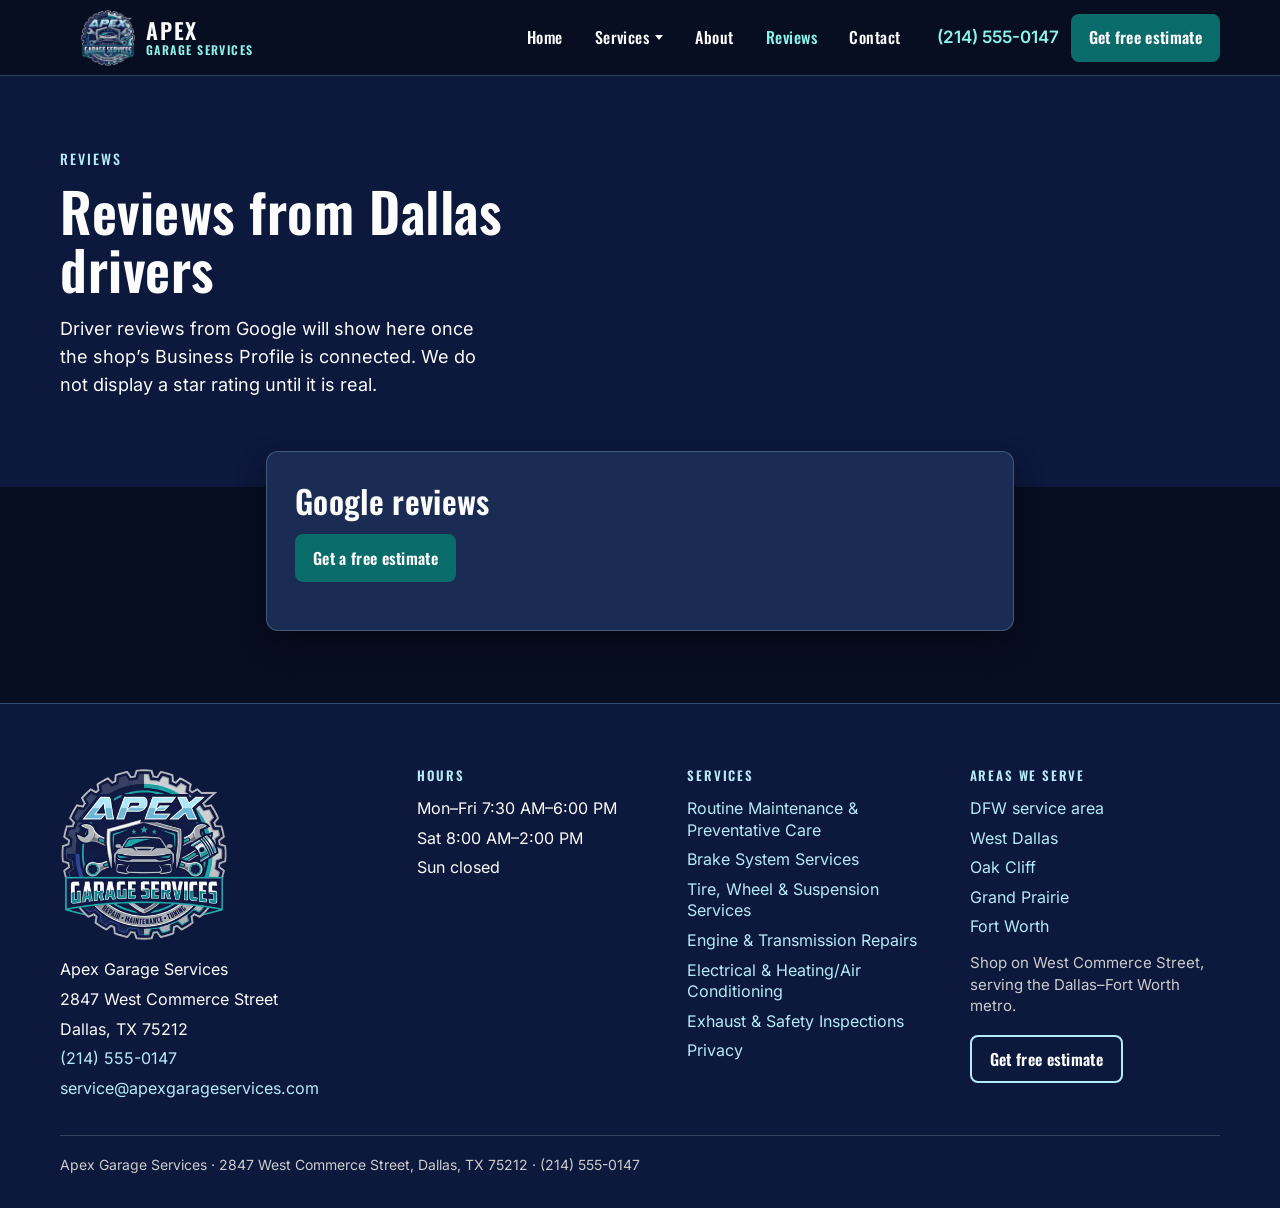
<file: reviews/index.html>
<!DOCTYPE html>
<html lang="en">
<head>
<meta charset="utf-8">
<meta name="viewport" content="width=device-width, initial-scale=1">
<meta name="robots" content="noindex, nofollow">
<title>Shop Reviews in Dallas, TX | Apex Garage Services</title>
<meta name="description" content="Driver reviews from Google will show here once the shop’s Business Profile is connected. No star rating until it is real.">
<link rel="canonical" href="https://apex-garage-services.vercel.app/reviews/">
<meta property="og:title" content="Shop Reviews in Dallas, TX | Apex Garage Services">
<meta property="og:description" content="Driver reviews from Google will show here once the shop’s Business Profile is connected. No star rating until it is real.">
<meta property="og:type" content="website">
<meta property="og:url" content="https://apex-garage-services.vercel.app/reviews/">
<meta property="og:image" content="https://apex-garage-services.vercel.app/assets/img/og-default.jpg">
<meta name="twitter:card" content="summary_large_image">
<meta name="twitter:title" content="Shop Reviews in Dallas, TX | Apex Garage Services">
<meta name="twitter:description" content="Driver reviews from Google will show here once the shop’s Business Profile is connected. No star rating until it is real.">
<meta name="twitter:image" content="https://apex-garage-services.vercel.app/assets/img/og-default.jpg">
<meta name="theme-color" content="#0C183C">
<link rel="icon" href="../favicon.png" type="image/png">
<link rel="preload" href="../assets/fonts/oswald-latin.woff2" as="font" type="font/woff2" crossorigin>
<style id="apex-css">@keyframes hero-drift{0%{transform:scale(1.07)}to{transform:scale(1)}}@keyframes rise-in{0%{opacity:0;transform:translateY(16px)}to{opacity:1;transform:none}}@keyframes pin-pulse{0%{transform:scale(.7);opacity:.9}to{transform:scale(1.5);opacity:0}}@font-face{font-family:Inter;font-style:normal;font-weight:400 600;font-display:swap;src:url(/assets/fonts/inter-latin.woff2)format("woff2");unicode-range:U+0000-00FF,U+0131,U+0152-0153,U+02BB-02BC,U+02C6,U+02DA,U+02DC,U+0304,U+0308,U+0329,U+2000-206F,U+20AC,U+2122,U+2191,U+2193,U+2212,U+2215,U+FEFF,U+FFFD}@font-face{font-family:Oswald;font-style:normal;font-weight:500 600;font-display:swap;src:url(/assets/fonts/oswald-latin.woff2)format("woff2");unicode-range:U+0000-00FF,U+0131,U+0152-0153,U+02BB-02BC,U+02C6,U+02DA,U+02DC,U+0304,U+0308,U+0329,U+2000-206F,U+20AC,U+2122,U+2191,U+2193,U+2212,U+2215,U+FEFF,U+FFFD}:root{--apex-navy:#0c183c;--apex-slate:#30394a;--apex-cyan:#b5eaf8;--apex-teal:#189c9c;--apex-teal-deep:#0c8490;--apex-teal-text:#8cf3ec;--apex-teal-text-hover:#d8fbff;--apex-teal-btn:#0a6b6b;--apex-teal-btn-hover:#084f52;--apex-silver:#acb1b7;--apex-silver-light:#cccccc;--apex-white:#fcfcfc;--apex-ground:#070e22;--apex-surface:#1b2c54;--apex-surface-2:#243664;--apex-line:rgba(181, 234, 248, 0.24);--apex-ink:#e8eef6;--apex-muted:#c9d3e2;--apex-navy-hover:#08122c;--apex-danger:#ffb7c3;--shadow:0 12px 28px rgba(0, 0, 0, 0.4);--radius-card:12px;--radius-ctl:8px;--max:1160px;--header:76px;--ease-out:cubic-bezier(0.2, 0.7, 0.2, 1);--motion-hover:220ms;--motion-reveal:520ms;--motion-menu:200ms}*,::after,::before{box-sizing:border-box}body,html{overflow-x:clip}html{scroll-behavior:smooth;color-scheme:dark}body{margin:0;background:var(--apex-ground);color:var(--apex-ink);font-family:Inter,system-ui,-apple-system,"Segoe UI",sans-serif;font-size:17px;line-height:1.55}img{max-width:100%;display:block}a{text-underline-offset:.18em}.bay-show .lane.is-on .lane-main strong,.site-nav a[aria-current=page],.site-nav a[aria-current=true],a,a:visited{color:var(--apex-teal-text)}.card h2 a:hover,.card h3 a:hover,a:hover{color:var(--apex-teal-text-hover)}.btn,.eyebrow,.menu-btn,.site-nav a,h1,h2,h3{font-family:Oswald,"Arial Narrow",Impact,sans-serif}.skip,h1,h2,h3{color:var(--apex-white)}h1,h2,h3{margin:0 0 16px;font-weight:600;letter-spacing:.01em;line-height:1.08}h1{font-size:clamp(36px,5vw,56px);max-width:16ch}h2{font-size:clamp(28px,3vw,32px)}h3{font-size:22px}p{margin:0 0 16px}.skip{position:absolute;left:16px;top:-40px;z-index:20;background:var(--apex-surface);padding:8px 12px}.skip:focus{top:8px}:focus-visible{outline:2px solid var(--apex-cyan);outline-offset:3px}.wrap{width:min(var(--max),calc(100% - 32px));margin-inline:auto}.site-header{position:sticky;top:0;z-index:30;height:var(--header);background:var(--apex-ground);border-bottom:1px solid var(--apex-line)}.header-bar,.logo{display:flex;align-items:center}.header-bar{height:100%;gap:24px}.logo{flex:none;gap:10px;color:var(--apex-white);text-decoration:none}.logo img{width:56px;height:56px;object-fit:contain}.logo-text{display:flex;flex-direction:column;gap:3px;line-height:1;font-family:Oswald,"Arial Narrow",Impact,sans-serif;font-weight:600}.logo-text span:first-child{font-size:22px;letter-spacing:.08em;text-transform:uppercase}.logo-text span:last-child{font-size:12px;letter-spacing:.12em;text-transform:uppercase;color:var(--apex-teal-text)}.site-nav{display:flex;align-items:center;gap:8px;margin-left:auto}.site-nav a{color:var(--apex-white);text-decoration:none;font-size:16px;letter-spacing:.03em;padding:10px 12px;border-radius:var(--radius-ctl)}.site-nav a:hover{background:var(--apex-surface-2);color:var(--apex-white)}.nav-drop{position:relative}.nav-drop>a{display:inline-flex;align-items:center;gap:6px}.nav-drop>a::after{content:"";width:0;height:0;border-left:4px solid transparent;border-right:4px solid transparent;border-top:5px solid currentColor}.nav-menu{display:flex;flex-direction:column;gap:4px;position:absolute;top:calc(100% + 4px);left:0;z-index:5;width:max-content;min-width:260px;max-width:min(26rem,calc(100vw - 24px));padding:8px;background:var(--apex-surface);border:1px solid var(--apex-line);border-radius:var(--radius-card);box-shadow:var(--shadow);visibility:hidden;opacity:0;transform:translateY(4px);pointer-events:none}.nav-menu::before{content:"";position:absolute;left:0;right:0;top:-12px;height:12px}.nav-drop:focus-within .nav-menu,.nav-drop:hover .nav-menu,.nav-drop[data-open=true] .nav-menu{visibility:visible;opacity:1;transform:none;pointer-events:auto;transition:opacity var(--motion-menu) var(--ease-out),transform var(--motion-menu) var(--ease-out)}.nav-menu a{display:flex;padding:10px 18px;line-height:1.25;letter-spacing:.02em;white-space:normal}.header-actions{display:flex;align-items:center;gap:12px}.call,.nav-menu a{min-height:44px;align-items:center}.call{color:var(--apex-teal-text);font-weight:600;text-decoration:none;display:inline-flex}.btn,.menu-btn{min-height:48px;border-radius:var(--radius-ctl);color:var(--apex-white);font-size:16px}.menu-btn{display:none;min-width:48px;border:1px solid var(--apex-line);background:var(--apex-surface);letter-spacing:.04em}.btn{position:relative;isolation:isolate;display:inline-flex;align-items:center;justify-content:center;padding:0 18px;border:0;font-weight:600;letter-spacing:.02em;text-decoration:none;cursor:pointer}.btn-teal:hover,.btn:hover{background:var(--apex-teal-btn-hover);color:var(--apex-white)}.btn,.btn-teal{background:var(--apex-teal-btn)}.btn-ghost{background:0 0;color:var(--apex-cyan);border:2px solid var(--apex-cyan)}.btn-ghost:hover{background:rgba(181,234,248,.12);color:var(--apex-cyan)}.hero{display:grid;min-height:min(88vh,780px);background:var(--apex-navy);overflow:visible}.cards>*,.footer-grid>*,.gallery>*,.hero>*,.split>*,.steps>*{min-width:0}.hero-media{grid-area:1/1;min-height:100%;background:var(--apex-slate);overflow:hidden}.hero-shade{grid-area:1/1;z-index:1;background:linear-gradient(90deg,rgba(7,14,34,.92)0,rgba(7,14,34,.88) 40%,rgba(7,14,34,.28) 58%,rgba(7,14,34,0) 72%);pointer-events:none}.hero-media img{width:100%;height:100%;object-fit:cover}.hero-copy{grid-area:1/1;z-index:2;display:flex;flex-direction:column;justify-content:center;width:min(var(--max),calc(100% - 32px));margin-inline:auto;padding:56px 0 148px;background:0 0;color:var(--apex-white)}.hero-copy h1{font-size:clamp(2.75rem,4vw + 1rem,5rem);max-width:none;letter-spacing:.04em;line-height:1.24}.hero-copy h1 span{display:block}.hero-actions{display:flex;flex-wrap:wrap;align-items:center;gap:12px 20px;margin:4px 0 12px}.hero-actions .btn{margin:0}.hero-call{color:var(--apex-white);font-weight:600;text-decoration:none;min-height:48px;display:inline-flex;align-items:center}.hero-call:hover,.scroll-cue{color:var(--apex-cyan)}.scroll-cue{margin:12px 0 0;font-family:Oswald,"Arial Narrow",Impact,sans-serif;font-size:13px;letter-spacing:.18em;text-transform:uppercase}.chips a,.promise-card{background:var(--apex-surface)}.promise-card{grid-area:1/1;z-index:3;align-self:end;width:min(var(--max),calc(100% - 32px));margin:0 auto -36px;padding:18px 22px;color:var(--apex-ink);border:1px solid var(--apex-line);border-radius:var(--radius-card);box-shadow:var(--shadow)}.promise-card .trust li{padding-top:0;border-top:0;color:var(--apex-muted)}.promise-card .trust strong{color:var(--apex-white)}.area-band{padding:52px 0 16px;background:var(--apex-ground)}.area-band p{margin-block:0}.chips,.cta-band .wrap{display:flex;flex-wrap:wrap}.chips{gap:10px;margin:0;padding:0;list-style:none}.chips a{display:inline-flex;align-items:center;min-height:44px;padding:0 16px;border:1.5px solid var(--apex-teal);border-radius:999px;color:var(--apex-teal-text);font-weight:600;text-decoration:none}.chips a:hover{background:var(--apex-surface-2);color:var(--apex-teal-text-hover)}.cta-band{padding:36px 0}.cta-band .wrap{align-items:center;justify-content:space-between;gap:16px 24px}.cta-band h2{margin:0}#estimate{scroll-margin-top:calc(var(--header) + 8px)}.band .step h3,.band>.wrap>.section-head h2,.cta-band .btn,.cta-band h2,.hero-copy h1,.trust strong{color:var(--apex-white)}.band-navy{background:var(--apex-navy)}.band .step span{font-size:clamp(42px,5vw,68px);line-height:.85;margin-bottom:12px;color:transparent;-webkit-text-stroke:1.5px var(--apex-teal-text)}.band .step{color:var(--apex-ink);background:#3a4560;border-color:rgba(181,234,248,.28)}.eyebrow{margin:0 0 12px;color:var(--apex-teal-text);font-size:14px;letter-spacing:.14em;text-transform:uppercase}.hero-copy .eyebrow{color:var(--apex-cyan)}.lede{font-size:18px;max-width:38ch}.hero-copy .btn{align-self:flex-start;margin:8px 0 24px}.trust{display:grid;grid-template-columns:repeat(3,1fr);gap:12px;margin:0;padding:0;list-style:none}.trust li{margin:0;padding-top:12px;border-top:1px solid rgba(252,252,252,.28);color:var(--apex-silver-light);font-size:16px}.trust strong{display:block;font-size:16px}.section{padding:72px 0}.section-head{max-width:640px;margin-bottom:32px}.cards{display:grid;grid-template-columns:repeat(3,1fr);gap:24px}.lane-list{display:grid;grid-template-columns:1fr 1fr;gap:12px;margin:0;padding:0;list-style:none}.lane{display:flex;flex-direction:column;align-items:flex-start;gap:12px;position:relative;isolation:isolate;min-height:100%;padding:18px 18px 16px;background:var(--apex-surface);border:1px solid var(--apex-line);border-radius:var(--radius-card);box-shadow:var(--shadow);--spot-x:50%;--spot-y:20%}.lane::after,.lane::before{content:"";position:absolute;pointer-events:none}.lane::before{inset:0;border-radius:inherit;background:radial-gradient(240px circle at var(--spot-x) var(--spot-y),rgba(140,243,236,.22),transparent 70%);opacity:0}.lane::after{left:16px;right:16px;top:0;height:1px;background:linear-gradient(90deg,transparent,var(--apex-teal-text),transparent);opacity:0;transform:scaleX(.4);transform-origin:center}.lane:focus-within{border-color:rgba(140,243,236,.55)}.lane-est,.lane-main{position:relative;z-index:1}.lane-main{text-decoration:none}.lane-main strong{display:block;margin-bottom:6px;font-family:Oswald,"Arial Narrow",Impact,sans-serif;font-weight:600;font-size:22px;letter-spacing:.02em;line-height:1.2}.lane-main span{display:block;color:var(--apex-muted);font-size:16px;line-height:1.45}.lane-main,.lane-main:hover{color:var(--apex-white)}.lane-est{display:inline-flex;align-items:center;gap:6px;font-weight:600}.lane-est::after{content:"";width:7px;height:7px;border-top:1.5px solid currentColor;border-right:1.5px solid currentColor;transform:rotate(45deg)}@media (max-width:800px){.lane-list{grid-template-columns:1fr}}.card,.card>a{position:relative}.card{display:flex;flex-direction:column;isolation:isolate;background:var(--apex-surface);border:1px solid var(--apex-line);border-radius:var(--radius-card);box-shadow:var(--shadow);overflow:visible}.card>a{display:block;aspect-ratio:3/2;overflow:hidden;border-radius:calc(var(--radius-card) - 1px) calc(var(--radius-card) - 1px)0 0}.card img{position:absolute;inset:0;width:100%;height:100%;object-fit:cover}.card h2{margin:0;font-size:22px}.card h2 a,.card h3 a{color:inherit;text-decoration:none}.logo picture,.site-footer picture{display:contents}.card>a picture,.card>picture,.frame picture,.hero-media picture{display:block;height:100%}.lead-form button:disabled{opacity:.65;cursor:wait}.form-status{margin:0 0 12px}.card-body{padding:20px 20px 24px;display:flex;flex-direction:column;gap:8px;flex:1}.card-body p{flex:1}.icon{width:36px;height:36px;color:var(--apex-teal)}.faq,.gallery .stack,.quotes,.steps{display:grid;gap:16px}.steps{grid-template-columns:repeat(3,1fr)}.faq details,.note,.quote,.step{background:var(--apex-surface);border:1px solid var(--apex-line);border-radius:var(--radius-card);padding:20px}.step span{display:block;margin-bottom:8px;color:var(--apex-teal-text);font-family:Oswald,"Arial Narrow",sans-serif;font-size:20px}.band{background:var(--apex-slate);color:var(--apex-white)}.band a,.site-footer a{color:var(--apex-cyan)}.split{display:grid;grid-template-columns:1fr 1fr;gap:32px;align-items:start}.frame{border-radius:var(--radius-card);overflow:hidden;min-height:240px;background:var(--apex-slate)}.frame img{width:100%;height:100%;object-fit:cover;min-height:240px}.nap{margin:0;padding:0;list-style:none}.nap li{margin:0 0 10px}.lead-form{background:var(--apex-surface);border:1px solid var(--apex-line);border-radius:var(--radius-card);box-shadow:var(--shadow);padding:24px}.form-grid,label{display:grid;gap:14px}label{gap:6px;font-size:14px;font-weight:600}input,select,textarea{width:100%;min-height:48px;padding:10px 12px;border:1px solid var(--apex-line);border-radius:var(--radius-ctl);background:var(--apex-surface-2);color:var(--apex-ink);font:inherit;font-weight:400}textarea{min-height:112px;resize:vertical}input:focus,select:focus,textarea:focus{outline:2px solid var(--apex-cyan);outline-offset:1px;border-color:var(--apex-teal)}.check{grid-template-columns:20px 1fr;align-items:start;font-weight:400}.check input{width:20px;min-height:20px;margin-top:2px;accent-color:var(--apex-teal)}.hp{position:absolute;left:-9999px;height:0;overflow:hidden}.field-error{margin:0;color:var(--apex-danger);font-size:14px;font-weight:600}::placeholder{color:var(--apex-muted);opacity:1}::selection{background:var(--apex-cyan);color:var(--apex-navy)}input:-webkit-autofill,select:-webkit-autofill,textarea:-webkit-autofill{-webkit-text-fill-color:var(--apex-ink);caret-color:var(--apex-ink);box-shadow:0 0 0 1000px var(--apex-surface-2) inset}.is-invalid{border-color:var(--apex-danger)}.help{margin:0 0 16px;font-size:14px}.site-footer{background:var(--apex-navy);color:var(--apex-white);padding:64px 0 32px;border-top:1px solid var(--apex-line)}.footer-grid{display:grid;grid-template-columns:minmax(220px,1.3fr) minmax(190px,.95fr) minmax(200px,1fr) minmax(200px,1fr);gap:36px 32px;align-items:start}.lockup{width:168px;height:auto}.fine{margin-top:36px;padding-top:18px;border-top:1px solid rgba(252,252,252,.18);color:var(--apex-silver-light);font-size:14px}.mobile-bar{display:none}.page-hero{padding:56px 0 8px}.page-hero h1{max-width:18ch;font-size:clamp(2.25rem,3vw + 1rem,3.4rem)}.prose{max-width:68ch}.breadcrumbs ol,.related{display:flex;flex-wrap:wrap;gap:12px}.gallery{display:grid;grid-template-columns:1.4fr 1fr;gap:16px}details summary{cursor:pointer;font-weight:600;color:var(--apex-white)}details p{margin:12px 0 0}@media (max-width:900px){.cards,.footer-grid,.gallery,.split,.steps,.trust{grid-template-columns:1fr}.section{padding:48px 0}.nav-drop,.nav-menu,.site-nav{flex-direction:column;align-items:stretch}.site-nav{display:none;position:absolute;top:var(--header);left:0;right:0;gap:0;padding:8px 16px 16px;background:var(--apex-surface);border-bottom:1px solid var(--apex-line)}.site-nav[data-open=true]{display:flex}.nav-drop,.nav-menu{display:flex}.nav-menu{position:static;width:auto;min-width:0;margin:4px 0 8px;padding:6px;gap:4px;border:1px solid var(--apex-line);border-radius:var(--radius-ctl);box-shadow:none;background:var(--apex-ground);visibility:visible;opacity:1;transform:none;pointer-events:auto}.nav-menu a{white-space:normal}.menu-btn{display:inline-flex;align-items:center;justify-content:center}.logo img{width:44px;height:44px}.logo-text span:first-child{font-size:18px}.logo-text span:last-child{font-size:10px}.header-actions .btn,.header-actions .call{display:none}.mobile-bar{display:grid;grid-template-columns:1fr 1fr;gap:8px;position:fixed;left:0;right:0;bottom:0;z-index:40;padding:8px 12px calc(8px + env(safe-area-inset-bottom));background:var(--apex-surface);border-top:1px solid var(--apex-line)}html{scroll-padding-bottom:112px}body{padding-bottom:112px}#estimate,.lead-form,.lead-form button,.lead-form input,.lead-form select,.lead-form textarea{scroll-margin-bottom:112px}}@media (prefers-reduced-motion:reduce){html{scroll-behavior:auto}*,::after,::before{animation:none!important;transition:none!important}[data-reveal],[data-reveal].is-pending,[data-reveal].is-shown{opacity:1!important;transform:none!important}.nav-drop:focus-within .nav-menu,.nav-drop:hover .nav-menu,.nav-drop[data-open=true] .nav-menu{opacity:1!important;visibility:visible!important;transform:none!important}}.trust-line{margin:0 0 20px;color:var(--apex-cyan);font-size:16px;max-width:36ch}.breadcrumbs{padding:16px 0 0;font-size:14px}.breadcrumbs ol{gap:8px;margin:0;padding:0;list-style:none;color:var(--apex-muted)}.breadcrumbs li:not(:last-child)::after{content:"/";margin-left:8px;color:var(--apex-silver)}.breadcrumbs a{color:var(--apex-teal-text);text-decoration:none}.breadcrumbs a:hover,.site-footer a:hover{text-decoration:underline}.map-embed{margin:16px 0;border-radius:var(--radius-card);overflow:hidden;border:1px solid var(--apex-line);background:var(--apex-slate);aspect-ratio:4/3}.map-embed iframe{display:block;width:100%;height:100%;border:0}.neighborhoods{display:grid;gap:28px;max-width:72ch}.neighborhood h2{margin-bottom:10px}.bio-slots,.cert-slots{display:grid;gap:12px;margin:0 0 24px;padding:0}.cert-slots{list-style:disc;padding-left:1.2em}#google-reviews .prose,.bio-slot{padding:16px;border:1px dashed var(--apex-line);border-radius:var(--radius-card);background:var(--apex-surface)}.bio-slot h3{margin-bottom:8px;font-size:18px}.area-links a{white-space:nowrap}.mobile-bar.is-hidden{transform:translateY(110%);pointer-events:none}.mobile-bar{transition:transform .2s ease}.mobile-bar .btn{width:100%}@media (max-width:900px){.hero{display:flex;flex-direction:column;min-height:0}.hero-shade{display:none}.hero-media{position:relative;height:26vh;min-height:160px;max-height:220px}.hero-media img,.hero-media picture{max-height:none;height:100%;aspect-ratio:auto}.hero-copy{width:auto;margin:0;padding:22px 20px 16px;background:var(--apex-navy)}.hero-copy h1{font-size:clamp(1.85rem,7.2vw,2.5rem);max-width:none;letter-spacing:.03em;line-height:1.12}.hero-copy .lede{font-size:16.5px}.promise-card{position:relative;width:min(var(--max),calc(100% - 32px));margin:16px auto 0}.area-band{padding-top:28px}.scroll-cue{display:none}.trust-line{margin-bottom:12px}}@media (max-width:900px) and (max-height:700px){.hero-media{height:22vh;min-height:140px;max-height:180px}.hero-copy{padding-top:16px;padding-bottom:8px}}.site-footer h2{margin:0 0 14px;color:var(--apex-cyan);font-size:13px;font-weight:600;letter-spacing:.14em;text-transform:uppercase;line-height:1.2}.footer-list{display:grid;gap:8px;margin:0;padding:0;list-style:none}.footer-brand .footer-list{margin-top:18px}.site-footer .footer-list li{margin:0;color:var(--apex-white);font-size:16px;line-height:1.35}.site-footer a{text-decoration:none}.footer-note{margin:14px 0 0;color:var(--apex-silver-light);font-size:15px;line-height:1.45;max-width:32ch}.site-footer .btn{margin-top:18px;color:var(--apex-white)}.site-footer .btn:hover{text-decoration:none;color:var(--apex-white)}@media (max-width:1100px){.footer-grid{grid-template-columns:1fr 1fr}}@media (max-width:900px){.footer-grid{grid-template-columns:1fr}}#estimate{background:radial-gradient(820px 260px at 0% 0%,rgba(24,156,156,.22),transparent 72%),var(--apex-ground)}.reviews-hero{background:var(--apex-navy);padding:72px 0}.reviews-hero,.reviews-hero .lede,.reviews-hero h1{color:var(--apex-white)}.reviews-hero .eyebrow{color:var(--apex-cyan)}.reviews-hero .lede{max-width:40ch}#google-reviews{padding-top:0}#google-reviews .prose{border:1px solid var(--apex-line);box-shadow:var(--shadow);padding:32px 28px;margin-top:-36px}.nav-drop>a,.site-nav>a,details summary{position:relative}.nav-drop>a::before,.site-nav>a::before,details summary::after{content:"";position:absolute;left:12px;right:12px;bottom:4px;height:2px;background:var(--apex-teal);transform:scaleX(0);transform-origin:left center;pointer-events:none}.btn::before,.card::after{content:"";position:absolute;inset:0;border-radius:inherit;pointer-events:none;opacity:0}.btn::before{z-index:-1;box-shadow:0 8px 18px rgba(12,24,60,.18)}.card::after{z-index:-1;box-shadow:0 16px 32px rgba(12,24,60,.16)}details summary::after{left:0;right:0;bottom:0}.card>a:focus-visible{outline-offset:-4px}@media (hover:hover) and (pointer:fine){.btn,.card,.chips a{transition:transform var(--motion-hover) var(--ease-out)}.btn::before,.card::after,.lane-est::after,.lane::after,.lane::before,.nav-drop>a::before,.site-nav>a::before,details summary::after{transition:opacity var(--motion-hover) var(--ease-out),transform var(--motion-hover) var(--ease-out)}.card>a img{transition:transform 300ms var(--ease-out)}.chips a:hover{transform:translateY(-2px)}.btn:hover:not(:disabled){transform:translateY(-2px)}.btn:hover:not(:disabled)::before,.card:hover:not(.is-pending)::after{opacity:1}.btn-ghost:hover:not(:disabled){transform:translateY(-1px)}.btn:disabled,.btn:disabled:hover,.mobile-bar .btn,.mobile-bar .btn:hover{transform:none}.btn:disabled::before,.mobile-bar .btn::before{opacity:0}.nav-drop>a:hover::before,.site-nav>a:hover::before,details summary:hover::after{transform:scaleX(1)}.card:hover:not(.is-pending){transform:translateY(-4px)}.card:hover:not(.is-pending)>a img{transform:scale(1.025)}html.js-motion .card[data-reveal].is-shown:hover{transform:translateY(-4px);transition:transform var(--motion-hover) var(--ease-out),opacity var(--motion-reveal) var(--ease-out)}.lane{transition:transform var(--motion-hover) var(--ease-out),border-color var(--motion-hover) var(--ease-out)}.lane:focus-within:not(.is-pending),.lane:hover:not(.is-pending){transform:translateY(-6px);border-color:rgba(140,243,236,.55)}.lane:focus-within::after,.lane:focus-within::before,.lane:hover::after,.lane:hover::before{opacity:1}.lane:focus-within::after,.lane:hover::after{transform:scaleX(1)}.lane:focus-within .lane-est::after,.lane:hover .lane-est::after{transform:rotate(45deg) translate(2px,-2px)}html.js-motion .lane[data-reveal].is-shown:focus-within,html.js-motion .lane[data-reveal].is-shown:hover{transform:translateY(-6px);transition:transform var(--motion-hover) var(--ease-out),border-color var(--motion-hover) var(--ease-out),opacity var(--motion-reveal) var(--ease-out)}.frame img{transition:transform 420ms var(--ease-out)}.frame:hover img{transform:scale(1.035)}}@media (prefers-reduced-motion:no-preference){.hero-media img{transform-origin:68% 42%;animation:hero-drift 18s var(--ease-out) both}.hero-copy .eyebrow,.page-hero .wrap>*,.promise-card .trust li{animation:rise-in 520ms var(--ease-out) backwards}.hero-copy h1 span:nth-child(1),.page-hero .wrap>:nth-child(2){animation-delay:80ms}.page-hero .wrap>:nth-child(3){animation-delay:150ms}.hero-copy h1 span{animation:rise-in 560ms var(--ease-out) backwards}.hero-copy h1 span:nth-child(2){animation-delay:170ms}.hero-copy h1 span:nth-child(3){animation-delay:260ms}.hero-copy .lede{animation:rise-in 520ms var(--ease-out) 340ms backwards}.hero-actions{animation:rise-in 520ms var(--ease-out) 420ms backwards}.trust-line{animation:rise-in 520ms var(--ease-out) 500ms backwards}.scroll-cue{animation:rise-in 520ms var(--ease-out) 580ms backwards}.promise-card .trust li:nth-child(2){animation-delay:90ms}.promise-card .trust li:nth-child(3){animation-delay:170ms}.area-band p{animation:rise-in 520ms var(--ease-out) 180ms backwards}}html.js-motion [data-reveal].is-pending{opacity:0;transform:translateY(16px);transition:none}html.js-motion [data-reveal].is-shown{opacity:1;transform:none;transition:opacity var(--motion-reveal) var(--ease-out) var(--reveal-delay, 0ms),transform var(--motion-reveal) var(--ease-out) var(--reveal-delay, 0ms)}html.js-motion .lane[data-reveal].is-pending{transform:translateY(22px) scale(.98)}@media (max-width:900px){html.js-motion [data-reveal-group]>[data-reveal]{transition-delay:0ms!important}html.js-motion .lane-list>[data-reveal]{transition-delay:var(--reveal-delay, 0ms)!important}.nav-menu{visibility:visible;opacity:1;transform:none;pointer-events:auto}}#on-the-car{scroll-margin-top:calc(var(--header) + 8px)}.bay{display:grid;grid-template-columns:minmax(0,1fr) minmax(300px,460px);gap:28px;align-items:start}.bay-stage{position:sticky;top:calc(var(--header) + 12px);z-index:2}.bay-viewport{position:relative;overflow:hidden;aspect-ratio:16/9;border:1px solid var(--apex-line);border-radius:var(--radius-card);background:#15233f}.spin{position:absolute;inset:0;user-select:none}.spin:focus-visible{outline:2px solid var(--apex-teal-text);outline-offset:-3px}.spin-frame{position:absolute;inset:0;width:100%;height:100%;object-fit:cover;opacity:0;pointer-events:none;transition:opacity 420ms cubic-bezier(.4,0,.2,1)}.spin-frame.is-on{opacity:1}.callout b,.pin{border-radius:50%}.pin{position:absolute;left:68%;top:63%;width:14px;height:14px;background:#8cf3ec;transform:translate(-50%,-50%);pointer-events:none;transition:opacity 320ms var(--ease-out)}.spin.is-turning .pin{opacity:0}.pin::after,.pin::before{content:"";position:absolute}.pin::before{left:50%;bottom:100%;width:2px;height:28px;background:#8cf3ec;transform:translateX(-50%)}.pin::after{inset:-8px;border:2px solid rgba(140,243,236,.7);border-radius:50%;animation:pin-pulse 1.6s var(--ease-out) infinite}.bay-status{margin:14px 0 0;min-height:3.4em}.bay-where{display:block;color:var(--apex-white);font-family:Oswald,"Arial Narrow",Impact,sans-serif;font-size:22px;font-weight:600;letter-spacing:.03em;line-height:1.15}.bay-name{display:block;margin-top:4px;color:var(--apex-cyan);font-size:15px}.svc-group{margin:0 0 22px;scroll-margin-top:calc(var(--header) + 12px)}.svc span,.svc strong,.svc-title span{display:block}.page-hero .svc-lede{max-width:48ch}.svc-group h3{margin:0 0 10px;color:var(--apex-cyan);font-size:18px;letter-spacing:.02em;line-height:1.25;text-transform:none}.cutaway img,.svc{width:100%;display:block}.svc{margin:0 0 6px;padding:10px 12px;border:1px solid transparent;border-radius:var(--radius-ctl);background:0 0;color:inherit;font:inherit;text-align:left;cursor:pointer}.svc strong{color:var(--apex-white);font-family:Oswald,"Arial Narrow",Impact,sans-serif;font-size:17px;font-weight:600;letter-spacing:.02em}.svc span{margin-top:2px;color:var(--apex-muted);font-size:14.5px;line-height:1.4}.svc:hover,.svc[aria-pressed=true]{background:var(--apex-surface-2);border-color:var(--apex-line);box-shadow:inset 3px 0 0 var(--apex-teal)}.bay-cta{margin:8px 0 0}@media (max-width:900px){.bay{grid-template-columns:1fr}.bay-stage{order:-1;position:sticky;top:calc(var(--header) + 4px);padding-bottom:8px;background:var(--apex-ground)}}.bay-show{display:flex;flex-direction:column;gap:22px}.bay-show .bay-stage{position:relative;top:auto;order:0;width:100%;padding:0;background:0 0}.bay-show .bay-viewport{aspect-ratio:auto;min-height:0;border-radius:20px;background:#152240;box-shadow:0 28px 70px rgba(0,0,0,.45)}.bay-show .spin-stage{position:relative;aspect-ratio:16/9;background:#152240}.bay-show .spin{inset:0;height:100%}.callout-lines,.cutaway{position:absolute;inset:0}.cutaway{z-index:2;margin:0;pointer-events:none;transition:opacity 320ms var(--ease-out)}.cutaway img{height:100%;object-fit:cover}.callout-lines{width:100%;height:100%;overflow:visible}.cline{stroke:rgba(181,234,248,.75);stroke-width:1.5px;vector-effect:non-scaling-stroke;fill:none}.cline.is-on{stroke:#8cf3ec;stroke-width:2px}.callout,.cdot{position:absolute}.cdot{z-index:3;width:10px;height:10px;margin:-5px 0 0-5px;border-radius:50%;background:#8cf3ec;box-shadow:0 0 0 4px rgba(140,243,236,.22)}.cdot.is-on{box-shadow:0 0 0 6px rgba(140,243,236,.38)}.callout{z-index:4;display:inline-flex;align-items:center;gap:8px;min-height:36px;margin:0;padding:4px 12px 4px 4px;border:1px solid transparent;border-radius:999px;background:#fff;color:#10203f;box-shadow:0 8px 18px rgba(0,0,0,.28);cursor:pointer;font-family:Oswald,"Arial Narrow",Impact,sans-serif;font-size:14px;font-weight:600;letter-spacing:.04em;line-height:1;text-transform:uppercase;pointer-events:auto}.callout b{display:grid;place-items:center;width:28px;height:28px;background:#149c9c;color:#fff;font-size:13px}.bay-show .callout{z-index:6;gap:0;padding:4px}.bay-show .callout>span{position:absolute;width:1px;height:1px;padding:0;margin:-1px;overflow:hidden;clip:rect(0,0,0,0);white-space:nowrap;border:0}.callout.is-on{border-color:#8cf3ec;box-shadow:0 0 0 3px rgba(140,243,236,.35),0 8px 18px rgba(0,0,0,.28)}.callout:focus-visible{outline:2px solid #10203f;outline-offset:3px}.bay-show .bay-status,.bay-show .pin{opacity:0}.bay-show .pin{width:16px;height:16px}.bay-show .pin::before{height:42px}.bay-show .bay-status,.bay-show .job-dock{position:absolute;margin:0;border-radius:14px}.bay-show .bay-status{z-index:3;pointer-events:none;left:16px;bottom:16px;min-height:0;max-width:min(420px,calc(100% - 32px));padding:14px 16px;border:1px solid var(--apex-line);background:rgba(7,14,34,.78)}.job-dock{gap:10px}.job-dock,.job-sets{display:grid}.bay-show .job-dock{z-index:4;width:min(380px,calc(100% - 20px));max-height:42%;padding:12px 16px 10px;overflow:auto;border:1px solid rgba(181,234,248,.22);background:rgba(7,14,34,.92);box-shadow:0 12px 28px rgba(0,0,0,.4);scrollbar-width:thin;scrollbar-color:rgba(181,234,248,.45) transparent;transition:opacity 320ms var(--ease-out)}.bay-show .job-dock::-webkit-scrollbar{width:8px}.bay-show .job-dock::-webkit-scrollbar-thumb{border-radius:8px;background:rgba(181,234,248,.45)}.bay-show .job-kicker{display:none}.bay-show .job-set{grid-template-columns:1fr}.bay-show .job-dock .svc{padding:6px 0}.bay-show .job-dock .svc strong{font-size:18px}.bay-show .job-dock .svc span{margin-top:3px;font-size:15px;line-height:1.4}.job-kicker{margin:0;color:var(--apex-cyan);font-family:Oswald,"Arial Narrow",Impact,sans-serif;font-size:13px;font-weight:600;letter-spacing:.14em;text-transform:uppercase}.job-set{display:grid;grid-template-columns:1fr 1fr;gap:8px;transition:opacity 400ms var(--ease-out),transform 400ms var(--ease-out)}.job-set.is-out,.job-set.is-shown{grid-area:1/1}.job-set.is-out{opacity:0;transform:translateY(10px);pointer-events:none}.job-set[hidden]{display:none}.bay-show .lane.svc-group,.job-set .svc{margin:0}.bay-show .pick-list{gap:14px}.bay-show .lane{align-items:stretch;padding:0;border-left-width:3px;border-left-color:rgba(181,234,248,.28);background:linear-gradient(180deg,rgba(181,234,248,.05),transparent 42%),var(--apex-surface);border-radius:18px}.bay-show .lane.is-on{border-color:rgba(140,243,236,.4);border-left-color:var(--apex-teal-text);background:linear-gradient(100deg,rgba(140,243,236,.12),transparent 48%),var(--apex-surface)}.bay-show .lane.is-on,.bay-show .lane:focus-within,.bay-show .lane:hover{border-left-color:var(--apex-teal-text)}.bay-show .lane::after{left:20px;right:20px;top:auto;bottom:0;width:auto;height:2px;opacity:1;transform:scaleX(0);transform-origin:left center;background:linear-gradient(90deg,var(--apex-teal-text),transparent 78%)}.bay-show .lane.is-on::after,.bay-show .lane:focus-within::after,.bay-show .lane:hover::after{transform:scaleX(1)}.bay-show .svc-lead,.bay-show .svc-lead:hover,.bay-show .svc-lead[aria-pressed=true]{display:grid;grid-template-columns:58px minmax(0,1fr);gap:10px 14px;align-items:start;width:100%;height:100%;margin:0;padding:22px 20px 20px;border:0;background:0 0;box-shadow:none;cursor:pointer}.pick-no{padding-top:2px;font-family:Oswald,"Arial Narrow",Impact,sans-serif;font-size:32px;font-weight:600;letter-spacing:.04em;line-height:1;color:#9bb6cc}.bay-show .lane.is-on .pick-no,.bay-show .lane.is-on .pick-where,.bay-show .lane:focus-within .pick-no,.bay-show .lane:focus-within .pick-where,.bay-show .lane:hover .pick-no,.bay-show .lane:hover .pick-where{color:var(--apex-teal-text)}.bay-show .pick-copy{display:block;min-width:0}.bay-show .pick-copy strong{margin-bottom:6px;font-size:22px;line-height:1.15}.bay-show .pick-copy>span{margin-top:0;font-size:16px;line-height:1.45}.pick-where{display:flex;align-items:center;gap:8px;margin-top:14px;color:var(--apex-muted);font-family:Oswald,"Arial Narrow",Impact,sans-serif;font-size:13px;font-style:normal;font-weight:600;letter-spacing:.14em;line-height:1;text-transform:uppercase}.pick-where::before{content:"";width:6px;height:6px;flex:0 0 6px;border-radius:50%;background:currentColor;box-shadow:0 0 0 3px rgba(140,243,236,.16)}@media (max-width:1000px){.bay-show .spin-stage{display:flex;flex-direction:column;aspect-ratio:auto;min-height:0;background:0 0}.bay-show .spin{position:relative;inset:auto;width:100%;height:auto;aspect-ratio:16/9;min-height:0}.bay-show .spin-frame{object-fit:contain;object-position:center bottom}.callout{font-size:11px;gap:0;padding:3px}.callout b{width:22px;height:22px;font-size:11px}.bay-show .bay-status{max-width:46%;padding:10px 12px}.bay-show .bay-name{font-size:13px}.bay-show .job-dock{padding:10px 12px 8px;border-radius:12px}.bay-show .job-dock .svc strong{font-size:16px}.bay-show .job-dock .svc span{font-size:14px}.job-set{grid-template-columns:1fr}.bay-show .bay-where{font-size:18px}.bay-show .svc-lead,.bay-show .svc-lead:hover,.bay-show .svc-lead[aria-pressed=true]{grid-template-columns:46px minmax(0,1fr);padding:18px 16px 16px}.pick-no{font-size:26px}.bay-show .pick-copy strong{font-size:20px}}</style>
<script type="application/ld+json">{"@context":"https://schema.org","@type":"AutoRepair","@id":"https://apex-garage-services.vercel.app/#business","name":"Apex Garage Services","url":"https://apex-garage-services.vercel.app/","image":"https://apex-garage-services.vercel.app/assets/img/og-default.jpg","telephone":"(214) 555-0147","email":"service@apexgarageservices.com","priceRange":"$$","address":{"@type":"PostalAddress","streetAddress":"2847 West Commerce Street","addressLocality":"Dallas","addressRegion":"TX","postalCode":"75212","addressCountry":"US"},"geo":{"@type":"GeoCoordinates","latitude":32.7767,"longitude":-96.851},"hasMap":"https://maps.google.com/?q=2847+West+Commerce+Street,+Dallas,+TX+75212","openingHoursSpecification":[{"@type":"OpeningHoursSpecification","dayOfWeek":["Monday","Tuesday","Wednesday","Thursday","Friday"],"opens":"07:30","closes":"18:00"},{"@type":"OpeningHoursSpecification","dayOfWeek":"Saturday","opens":"08:00","closes":"14:00"}],"areaServed":[{"@type":"City","name":"Dallas"},{"@type":"Place","name":"West Dallas"},{"@type":"Place","name":"Oak Cliff"},{"@type":"Place","name":"Grand Prairie"},{"@type":"City","name":"Fort Worth"}]}</script>

</head>
<body>
<a class="skip" href="#main">Skip to content</a>
<header class="site-header">
  <div class="wrap header-bar">
    <a class="logo" href="../"><picture><source srcset="../assets/logo-112.avif" type="image/avif"><source srcset="../assets/logo-112.webp" type="image/webp"><img src="../assets/logo-112.png" width="56" height="56" alt="Apex Garage Services"></picture><span class="logo-text"><span>Apex</span><span>Garage Services</span></span></a>
    <nav class="site-nav" id="site-nav" aria-label="Primary"><a href="../">Home</a><div class="nav-drop"><a href="../services/" aria-haspopup="true" aria-expanded="false">Services</a><div class="nav-menu"><a href="../services/#routine">Routine Maintenance &amp; Preventative Care</a><a href="../services/#brakes">Brake System Services</a><a href="../services/#tires">Tire, Wheel &amp; Suspension Services</a><a href="../services/#engine">Engine &amp; Transmission Repairs</a><a href="../services/#electrical">Electrical &amp; Heating/Air Conditioning</a><a href="../services/#exhaust">Exhaust &amp; Safety Inspections</a></div></div><a href="../about/">About</a><a href="../reviews/" aria-current="page">Reviews</a><a href="../contact/">Contact</a></nav>
    <div class="header-actions">
      <a class="call" href="tel:+12145550147">(214) 555-0147</a>
      <a class="btn" href="../contact/">Get free estimate</a>
      <button class="menu-btn" type="button" aria-expanded="false" aria-controls="site-nav">Menu</button>
    </div>
  </div>
</header>
<main id="main">

<section class="page-hero reviews-hero"><div class="wrap"><p class="eyebrow">Reviews</p><h1>Reviews from Dallas drivers</h1><p class="lede">Driver reviews from Google will show here once the shop’s Business Profile is connected. We do not display a star rating until it is real.</p></div></section>
<section class="section" id="google-reviews">
  <div class="wrap prose">
    <h2>Google reviews</h2>
    <p class="related">
      <a class="btn" href="../contact/">Get a free estimate</a>
    </p>
  </div>
</section>
</main>
<footer class="site-footer">
  <div class="wrap footer-grid">
    <div class="footer-brand">
      <picture><source srcset="../assets/logo-lockup-300.avif" type="image/avif"><source srcset="../assets/logo-lockup-300.webp" type="image/webp"><img class="lockup" src="../assets/logo-lockup-300.png" width="168" height="174" loading="lazy" decoding="async" alt="Apex Garage Services"></picture>
      <ul class="footer-list">
        <li>Apex Garage Services</li>
        <li>2847 West Commerce Street</li>
        <li>Dallas, TX 75212</li>
        <li><a href="tel:+12145550147">(214) 555-0147</a></li>
        <li><a href="mailto:service@apexgarageservices.com">service@apexgarageservices.com</a></li>
      </ul>
    </div>
    <div>
      <h2>Hours</h2>
      <ul class="footer-list">
        <li>Mon–Fri 7:30 AM–6:00 PM</li>
        <li>Sat 8:00 AM–2:00 PM</li>
        <li>Sun closed</li>
      </ul>
    </div>
    <div>
      <h2>Services</h2>
      <ul class="footer-list">
        <li><a href="../services/#routine">Routine Maintenance &amp; Preventative Care</a></li>
        <li><a href="../services/#brakes">Brake System Services</a></li>
        <li><a href="../services/#tires">Tire, Wheel &amp; Suspension Services</a></li>
        <li><a href="../services/#engine">Engine &amp; Transmission Repairs</a></li>
        <li><a href="../services/#electrical">Electrical &amp; Heating/Air Conditioning</a></li>
        <li><a href="../services/#exhaust">Exhaust &amp; Safety Inspections</a></li>
        <li><a href="../privacy/">Privacy</a></li>
      </ul>
    </div>
    <div>
      <h2>Areas we serve</h2>
      <ul class="footer-list">
        <li><a href="../dallas-tx/">DFW service area</a></li>
        <li><a href="../locations/west-dallas/">West Dallas</a></li>
        <li><a href="../locations/oak-cliff/">Oak Cliff</a></li>
        <li><a href="../locations/grand-prairie/">Grand Prairie</a></li>
        <li><a href="../locations/fort-worth/">Fort Worth</a></li>
      </ul>
      <p class="footer-note">Shop on West Commerce Street, serving the Dallas–Fort Worth metro.</p>
      <a class="btn btn-ghost" href="../contact/">Get free estimate</a>
    </div>
  </div>
  <div class="wrap fine">Apex Garage Services · 2847 West Commerce Street, Dallas, TX 75212 · (214) 555-0147</div>
</footer>
<div class="mobile-bar" id="mobile-bar">
  <a class="btn btn-teal" href="tel:+12145550147">Call</a>
  <a class="btn" href="../contact/">Estimate</a>
</div>
<script src="../assets/js/main.js?v=282e8dac" defer></script>
</body>
</html>
</file>
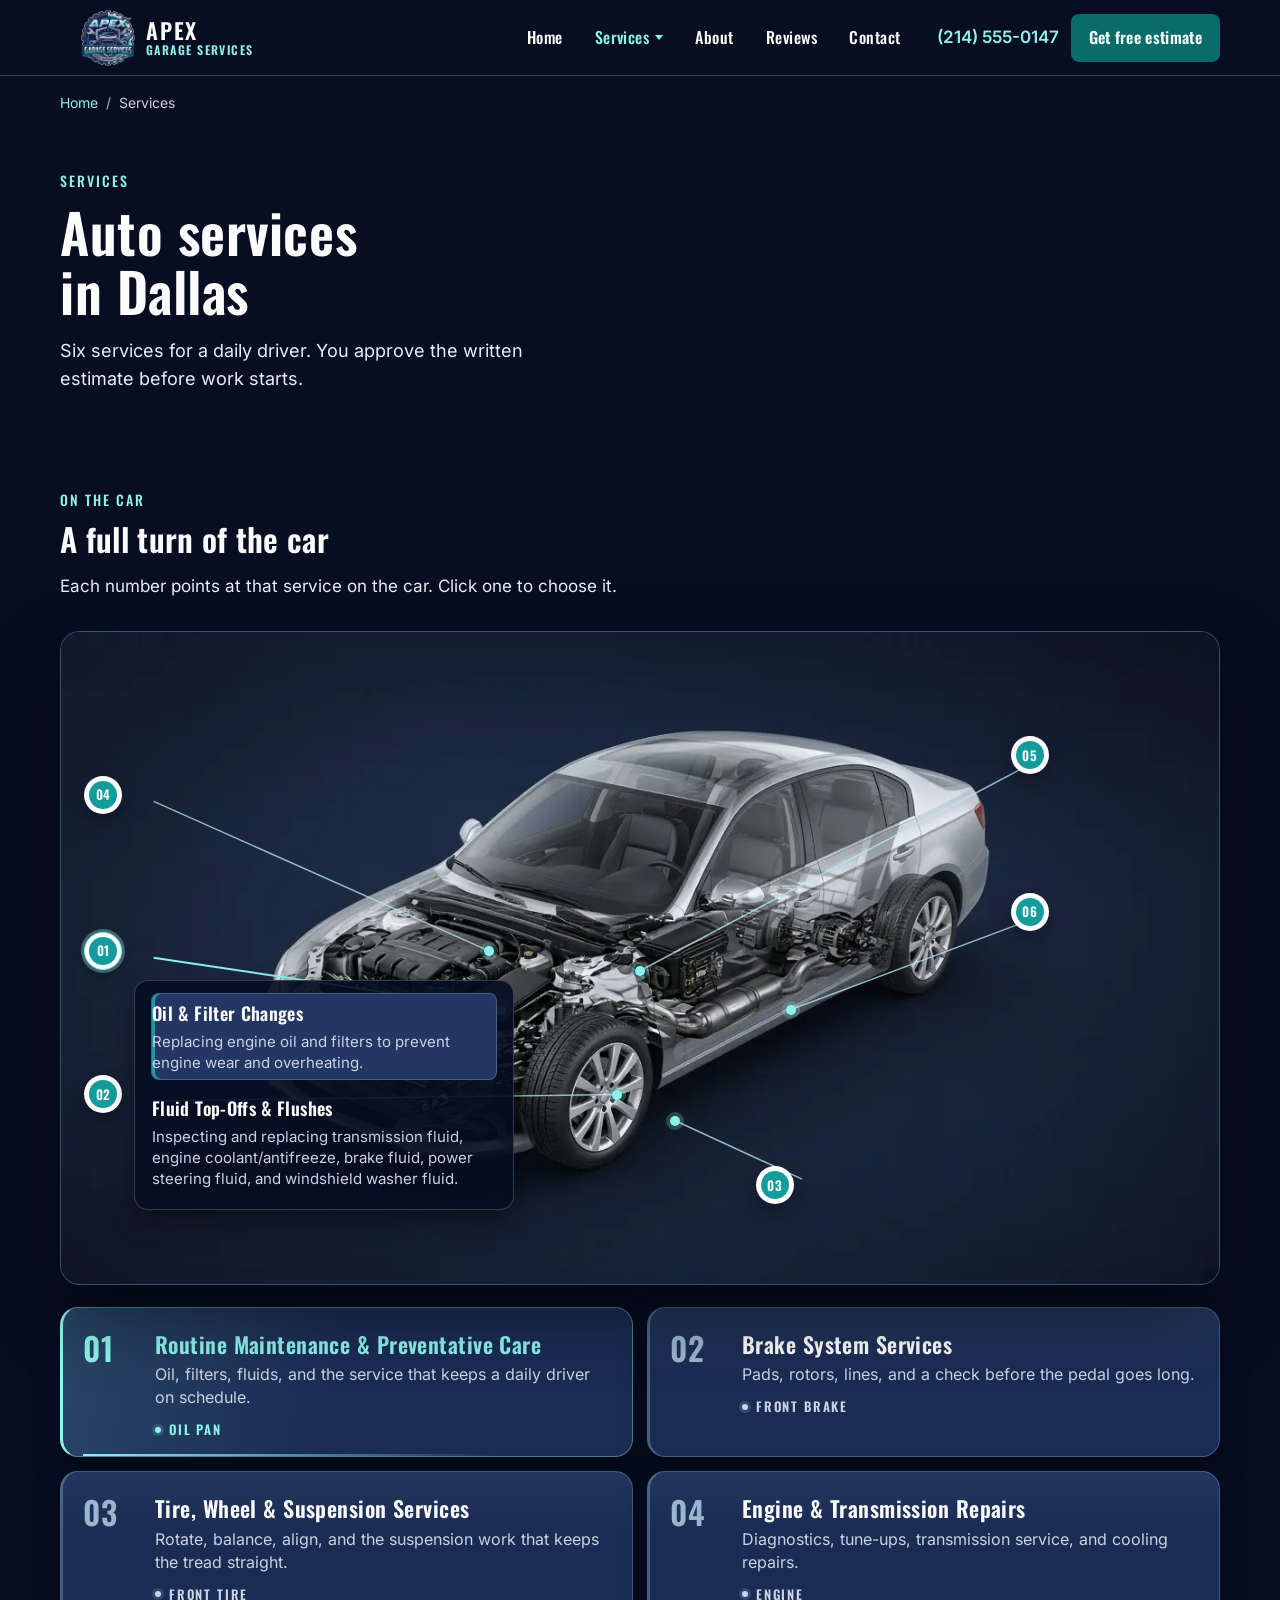
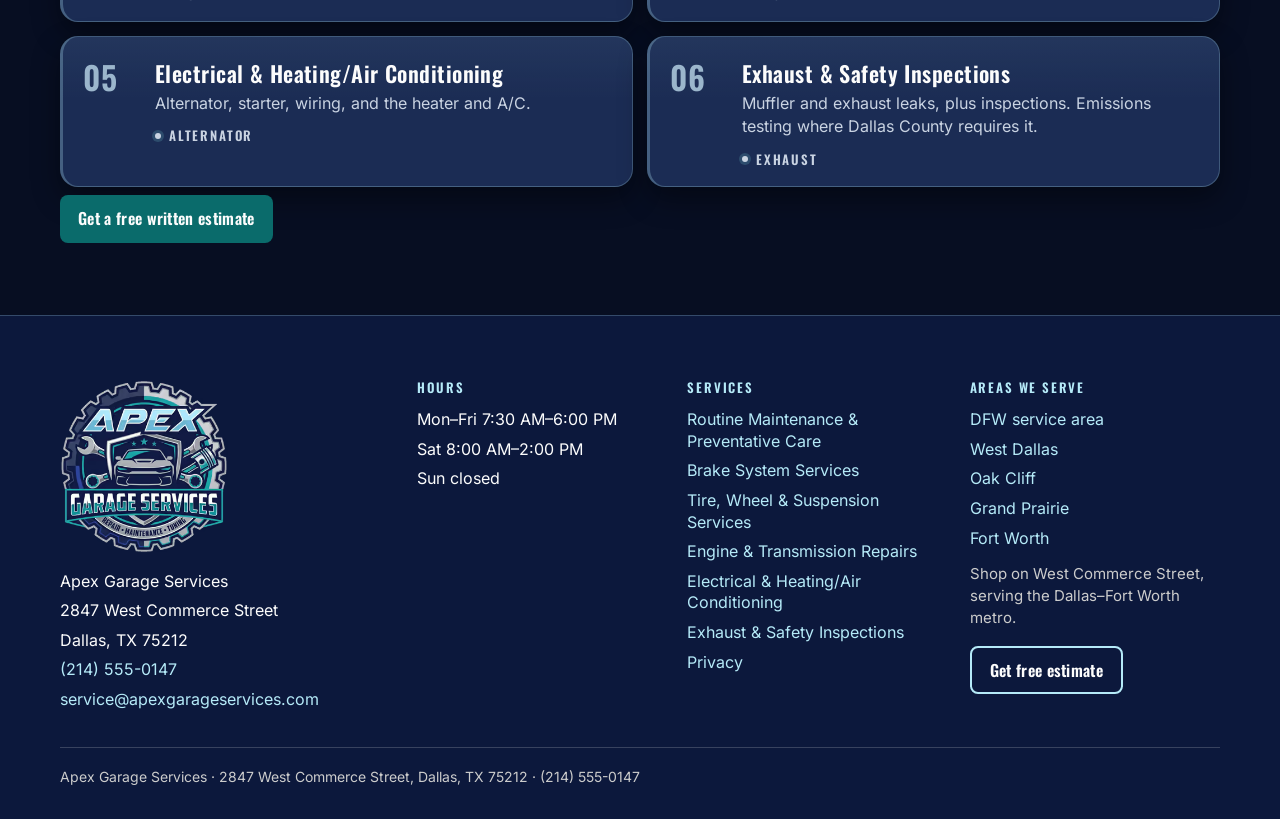
<file: services/index.html>
<!DOCTYPE html>
<html lang="en">
<head>
<meta charset="utf-8">
<meta name="viewport" content="width=device-width, initial-scale=1">
<meta name="robots" content="noindex, nofollow">
<title>Auto Services in Dallas, TX | Apex Garage Services</title>
<meta name="description" content="Maintenance, brakes, tires, engine and transmission, electrical and A/C, and inspections at Apex Garage Services in Dallas. You approve a written estimate before work starts.">
<link rel="canonical" href="https://apex-garage-services.vercel.app/services/">
<meta property="og:title" content="Auto Services in Dallas, TX | Apex Garage Services">
<meta property="og:description" content="Maintenance, brakes, tires, engine and transmission, electrical and A/C, and inspections at Apex Garage Services in Dallas. You approve a written estimate before work starts.">
<meta property="og:type" content="website">
<meta property="og:url" content="https://apex-garage-services.vercel.app/services/">
<meta property="og:image" content="https://apex-garage-services.vercel.app/assets/img/og-default.jpg">
<meta name="twitter:card" content="summary_large_image">
<meta name="twitter:title" content="Auto Services in Dallas, TX | Apex Garage Services">
<meta name="twitter:description" content="Maintenance, brakes, tires, engine and transmission, electrical and A/C, and inspections at Apex Garage Services in Dallas. You approve a written estimate before work starts.">
<meta name="twitter:image" content="https://apex-garage-services.vercel.app/assets/img/og-default.jpg">
<meta name="theme-color" content="#0C183C">
<link rel="icon" href="../favicon.png" type="image/png">
<link rel="preload" as="image" href="../assets/img/spin-6.webp" type="image/webp" fetchpriority="high">
<link rel="preload" href="../assets/fonts/oswald-latin.woff2" as="font" type="font/woff2" crossorigin>
<style id="apex-css">@keyframes hero-drift{0%{transform:scale(1.07)}to{transform:scale(1)}}@keyframes rise-in{0%{opacity:0;transform:translateY(16px)}to{opacity:1;transform:none}}@keyframes pin-pulse{0%{transform:scale(.7);opacity:.9}to{transform:scale(1.5);opacity:0}}@font-face{font-family:Inter;font-style:normal;font-weight:400 600;font-display:swap;src:url(/assets/fonts/inter-latin.woff2)format("woff2");unicode-range:U+0000-00FF,U+0131,U+0152-0153,U+02BB-02BC,U+02C6,U+02DA,U+02DC,U+0304,U+0308,U+0329,U+2000-206F,U+20AC,U+2122,U+2191,U+2193,U+2212,U+2215,U+FEFF,U+FFFD}@font-face{font-family:Oswald;font-style:normal;font-weight:500 600;font-display:swap;src:url(/assets/fonts/oswald-latin.woff2)format("woff2");unicode-range:U+0000-00FF,U+0131,U+0152-0153,U+02BB-02BC,U+02C6,U+02DA,U+02DC,U+0304,U+0308,U+0329,U+2000-206F,U+20AC,U+2122,U+2191,U+2193,U+2212,U+2215,U+FEFF,U+FFFD}:root{--apex-navy:#0c183c;--apex-slate:#30394a;--apex-cyan:#b5eaf8;--apex-teal:#189c9c;--apex-teal-deep:#0c8490;--apex-teal-text:#8cf3ec;--apex-teal-text-hover:#d8fbff;--apex-teal-btn:#0a6b6b;--apex-teal-btn-hover:#084f52;--apex-silver:#acb1b7;--apex-silver-light:#cccccc;--apex-white:#fcfcfc;--apex-ground:#070e22;--apex-surface:#1b2c54;--apex-surface-2:#243664;--apex-line:rgba(181, 234, 248, 0.24);--apex-ink:#e8eef6;--apex-muted:#c9d3e2;--apex-navy-hover:#08122c;--apex-danger:#ffb7c3;--shadow:0 12px 28px rgba(0, 0, 0, 0.4);--radius-card:12px;--radius-ctl:8px;--max:1160px;--header:76px;--ease-out:cubic-bezier(0.2, 0.7, 0.2, 1);--motion-hover:220ms;--motion-reveal:520ms;--motion-menu:200ms}*,::after,::before{box-sizing:border-box}body,html{overflow-x:clip}html{scroll-behavior:smooth;color-scheme:dark}body{margin:0;background:var(--apex-ground);color:var(--apex-ink);font-family:Inter,system-ui,-apple-system,"Segoe UI",sans-serif;font-size:17px;line-height:1.55}img{max-width:100%;display:block}a{text-underline-offset:.18em}.bay-show .lane.is-on .lane-main strong,.site-nav a[aria-current=page],.site-nav a[aria-current=true],a,a:visited{color:var(--apex-teal-text)}.card h2 a:hover,.card h3 a:hover,a:hover{color:var(--apex-teal-text-hover)}.btn,.eyebrow,.menu-btn,.site-nav a,h1,h2,h3{font-family:Oswald,"Arial Narrow",Impact,sans-serif}.skip,h1,h2,h3{color:var(--apex-white)}h1,h2,h3{margin:0 0 16px;font-weight:600;letter-spacing:.01em;line-height:1.08}h1{font-size:clamp(36px,5vw,56px);max-width:16ch}h2{font-size:clamp(28px,3vw,32px)}h3{font-size:22px}p{margin:0 0 16px}.skip{position:absolute;left:16px;top:-40px;z-index:20;background:var(--apex-surface);padding:8px 12px}.skip:focus{top:8px}:focus-visible{outline:2px solid var(--apex-cyan);outline-offset:3px}.wrap{width:min(var(--max),calc(100% - 32px));margin-inline:auto}.site-header{position:sticky;top:0;z-index:30;height:var(--header);background:var(--apex-ground);border-bottom:1px solid var(--apex-line)}.header-bar,.logo{display:flex;align-items:center}.header-bar{height:100%;gap:24px}.logo{flex:none;gap:10px;color:var(--apex-white);text-decoration:none}.logo img{width:56px;height:56px;object-fit:contain}.logo-text{display:flex;flex-direction:column;gap:3px;line-height:1;font-family:Oswald,"Arial Narrow",Impact,sans-serif;font-weight:600}.logo-text span:first-child{font-size:22px;letter-spacing:.08em;text-transform:uppercase}.logo-text span:last-child{font-size:12px;letter-spacing:.12em;text-transform:uppercase;color:var(--apex-teal-text)}.site-nav{display:flex;align-items:center;gap:8px;margin-left:auto}.site-nav a{color:var(--apex-white);text-decoration:none;font-size:16px;letter-spacing:.03em;padding:10px 12px;border-radius:var(--radius-ctl)}.site-nav a:hover{background:var(--apex-surface-2);color:var(--apex-white)}.nav-drop{position:relative}.nav-drop>a{display:inline-flex;align-items:center;gap:6px}.nav-drop>a::after{content:"";width:0;height:0;border-left:4px solid transparent;border-right:4px solid transparent;border-top:5px solid currentColor}.nav-menu{display:flex;flex-direction:column;gap:4px;position:absolute;top:calc(100% + 4px);left:0;z-index:5;width:max-content;min-width:260px;max-width:min(26rem,calc(100vw - 24px));padding:8px;background:var(--apex-surface);border:1px solid var(--apex-line);border-radius:var(--radius-card);box-shadow:var(--shadow);visibility:hidden;opacity:0;transform:translateY(4px);pointer-events:none}.nav-menu::before{content:"";position:absolute;left:0;right:0;top:-12px;height:12px}.nav-drop:focus-within .nav-menu,.nav-drop:hover .nav-menu,.nav-drop[data-open=true] .nav-menu{visibility:visible;opacity:1;transform:none;pointer-events:auto;transition:opacity var(--motion-menu) var(--ease-out),transform var(--motion-menu) var(--ease-out)}.nav-menu a{display:flex;padding:10px 18px;line-height:1.25;letter-spacing:.02em;white-space:normal}.header-actions{display:flex;align-items:center;gap:12px}.call,.nav-menu a{min-height:44px;align-items:center}.call{color:var(--apex-teal-text);font-weight:600;text-decoration:none;display:inline-flex}.btn,.menu-btn{min-height:48px;border-radius:var(--radius-ctl);color:var(--apex-white);font-size:16px}.menu-btn{display:none;min-width:48px;border:1px solid var(--apex-line);background:var(--apex-surface);letter-spacing:.04em}.btn{position:relative;isolation:isolate;display:inline-flex;align-items:center;justify-content:center;padding:0 18px;border:0;font-weight:600;letter-spacing:.02em;text-decoration:none;cursor:pointer}.btn-teal:hover,.btn:hover{background:var(--apex-teal-btn-hover);color:var(--apex-white)}.btn,.btn-teal{background:var(--apex-teal-btn)}.btn-ghost{background:0 0;color:var(--apex-cyan);border:2px solid var(--apex-cyan)}.btn-ghost:hover{background:rgba(181,234,248,.12);color:var(--apex-cyan)}.hero{display:grid;min-height:min(88vh,780px);background:var(--apex-navy);overflow:visible}.cards>*,.footer-grid>*,.gallery>*,.hero>*,.split>*,.steps>*{min-width:0}.hero-media{grid-area:1/1;min-height:100%;background:var(--apex-slate);overflow:hidden}.hero-shade{grid-area:1/1;z-index:1;background:linear-gradient(90deg,rgba(7,14,34,.92)0,rgba(7,14,34,.88) 40%,rgba(7,14,34,.28) 58%,rgba(7,14,34,0) 72%);pointer-events:none}.hero-media img{width:100%;height:100%;object-fit:cover}.hero-copy{grid-area:1/1;z-index:2;display:flex;flex-direction:column;justify-content:center;width:min(var(--max),calc(100% - 32px));margin-inline:auto;padding:56px 0 148px;background:0 0;color:var(--apex-white)}.hero-copy h1{font-size:clamp(2.75rem,4vw + 1rem,5rem);max-width:none;letter-spacing:.04em;line-height:1.24}.hero-copy h1 span{display:block}.hero-actions{display:flex;flex-wrap:wrap;align-items:center;gap:12px 20px;margin:4px 0 12px}.hero-actions .btn{margin:0}.hero-call{color:var(--apex-white);font-weight:600;text-decoration:none;min-height:48px;display:inline-flex;align-items:center}.hero-call:hover,.scroll-cue{color:var(--apex-cyan)}.scroll-cue{margin:12px 0 0;font-family:Oswald,"Arial Narrow",Impact,sans-serif;font-size:13px;letter-spacing:.18em;text-transform:uppercase}.chips a,.promise-card{background:var(--apex-surface)}.promise-card{grid-area:1/1;z-index:3;align-self:end;width:min(var(--max),calc(100% - 32px));margin:0 auto -36px;padding:18px 22px;color:var(--apex-ink);border:1px solid var(--apex-line);border-radius:var(--radius-card);box-shadow:var(--shadow)}.promise-card .trust li{padding-top:0;border-top:0;color:var(--apex-muted)}.promise-card .trust strong{color:var(--apex-white)}.area-band{padding:52px 0 16px;background:var(--apex-ground)}.area-band p{margin-block:0}.chips,.cta-band .wrap{display:flex;flex-wrap:wrap}.chips{gap:10px;margin:0;padding:0;list-style:none}.chips a{display:inline-flex;align-items:center;min-height:44px;padding:0 16px;border:1.5px solid var(--apex-teal);border-radius:999px;color:var(--apex-teal-text);font-weight:600;text-decoration:none}.chips a:hover{background:var(--apex-surface-2);color:var(--apex-teal-text-hover)}.cta-band{padding:36px 0}.cta-band .wrap{align-items:center;justify-content:space-between;gap:16px 24px}.cta-band h2{margin:0}#estimate{scroll-margin-top:calc(var(--header) + 8px)}.band .step h3,.band>.wrap>.section-head h2,.cta-band .btn,.cta-band h2,.hero-copy h1,.trust strong{color:var(--apex-white)}.band-navy{background:var(--apex-navy)}.band .step span{font-size:clamp(42px,5vw,68px);line-height:.85;margin-bottom:12px;color:transparent;-webkit-text-stroke:1.5px var(--apex-teal-text)}.band .step{color:var(--apex-ink);background:#3a4560;border-color:rgba(181,234,248,.28)}.eyebrow{margin:0 0 12px;color:var(--apex-teal-text);font-size:14px;letter-spacing:.14em;text-transform:uppercase}.hero-copy .eyebrow{color:var(--apex-cyan)}.lede{font-size:18px;max-width:38ch}.hero-copy .btn{align-self:flex-start;margin:8px 0 24px}.trust{display:grid;grid-template-columns:repeat(3,1fr);gap:12px;margin:0;padding:0;list-style:none}.trust li{margin:0;padding-top:12px;border-top:1px solid rgba(252,252,252,.28);color:var(--apex-silver-light);font-size:16px}.trust strong{display:block;font-size:16px}.section{padding:72px 0}.section-head{max-width:640px;margin-bottom:32px}.cards{display:grid;grid-template-columns:repeat(3,1fr);gap:24px}.lane-list{display:grid;grid-template-columns:1fr 1fr;gap:12px;margin:0;padding:0;list-style:none}.lane{display:flex;flex-direction:column;align-items:flex-start;gap:12px;position:relative;isolation:isolate;min-height:100%;padding:18px 18px 16px;background:var(--apex-surface);border:1px solid var(--apex-line);border-radius:var(--radius-card);box-shadow:var(--shadow);--spot-x:50%;--spot-y:20%}.lane::after,.lane::before{content:"";position:absolute;pointer-events:none}.lane::before{inset:0;border-radius:inherit;background:radial-gradient(240px circle at var(--spot-x) var(--spot-y),rgba(140,243,236,.22),transparent 70%);opacity:0}.lane::after{left:16px;right:16px;top:0;height:1px;background:linear-gradient(90deg,transparent,var(--apex-teal-text),transparent);opacity:0;transform:scaleX(.4);transform-origin:center}.lane:focus-within{border-color:rgba(140,243,236,.55)}.lane-est,.lane-main{position:relative;z-index:1}.lane-main{text-decoration:none}.lane-main strong{display:block;margin-bottom:6px;font-family:Oswald,"Arial Narrow",Impact,sans-serif;font-weight:600;font-size:22px;letter-spacing:.02em;line-height:1.2}.lane-main span{display:block;color:var(--apex-muted);font-size:16px;line-height:1.45}.lane-main,.lane-main:hover{color:var(--apex-white)}.lane-est{display:inline-flex;align-items:center;gap:6px;font-weight:600}.lane-est::after{content:"";width:7px;height:7px;border-top:1.5px solid currentColor;border-right:1.5px solid currentColor;transform:rotate(45deg)}@media (max-width:800px){.lane-list{grid-template-columns:1fr}}.card,.card>a{position:relative}.card{display:flex;flex-direction:column;isolation:isolate;background:var(--apex-surface);border:1px solid var(--apex-line);border-radius:var(--radius-card);box-shadow:var(--shadow);overflow:visible}.card>a{display:block;aspect-ratio:3/2;overflow:hidden;border-radius:calc(var(--radius-card) - 1px) calc(var(--radius-card) - 1px)0 0}.card img{position:absolute;inset:0;width:100%;height:100%;object-fit:cover}.card h2{margin:0;font-size:22px}.card h2 a,.card h3 a{color:inherit;text-decoration:none}.logo picture,.site-footer picture{display:contents}.card>a picture,.card>picture,.frame picture,.hero-media picture{display:block;height:100%}.lead-form button:disabled{opacity:.65;cursor:wait}.form-status{margin:0 0 12px}.card-body{padding:20px 20px 24px;display:flex;flex-direction:column;gap:8px;flex:1}.card-body p{flex:1}.icon{width:36px;height:36px;color:var(--apex-teal)}.faq,.gallery .stack,.quotes,.steps{display:grid;gap:16px}.steps{grid-template-columns:repeat(3,1fr)}.faq details,.note,.quote,.step{background:var(--apex-surface);border:1px solid var(--apex-line);border-radius:var(--radius-card);padding:20px}.step span{display:block;margin-bottom:8px;color:var(--apex-teal-text);font-family:Oswald,"Arial Narrow",sans-serif;font-size:20px}.band{background:var(--apex-slate);color:var(--apex-white)}.band a,.site-footer a{color:var(--apex-cyan)}.split{display:grid;grid-template-columns:1fr 1fr;gap:32px;align-items:start}.frame{border-radius:var(--radius-card);overflow:hidden;min-height:240px;background:var(--apex-slate)}.frame img{width:100%;height:100%;object-fit:cover;min-height:240px}.nap{margin:0;padding:0;list-style:none}.nap li{margin:0 0 10px}.lead-form{background:var(--apex-surface);border:1px solid var(--apex-line);border-radius:var(--radius-card);box-shadow:var(--shadow);padding:24px}.form-grid,label{display:grid;gap:14px}label{gap:6px;font-size:14px;font-weight:600}input,select,textarea{width:100%;min-height:48px;padding:10px 12px;border:1px solid var(--apex-line);border-radius:var(--radius-ctl);background:var(--apex-surface-2);color:var(--apex-ink);font:inherit;font-weight:400}textarea{min-height:112px;resize:vertical}input:focus,select:focus,textarea:focus{outline:2px solid var(--apex-cyan);outline-offset:1px;border-color:var(--apex-teal)}.check{grid-template-columns:20px 1fr;align-items:start;font-weight:400}.check input{width:20px;min-height:20px;margin-top:2px;accent-color:var(--apex-teal)}.hp{position:absolute;left:-9999px;height:0;overflow:hidden}.field-error{margin:0;color:var(--apex-danger);font-size:14px;font-weight:600}::placeholder{color:var(--apex-muted);opacity:1}::selection{background:var(--apex-cyan);color:var(--apex-navy)}input:-webkit-autofill,select:-webkit-autofill,textarea:-webkit-autofill{-webkit-text-fill-color:var(--apex-ink);caret-color:var(--apex-ink);box-shadow:0 0 0 1000px var(--apex-surface-2) inset}.is-invalid{border-color:var(--apex-danger)}.help{margin:0 0 16px;font-size:14px}.site-footer{background:var(--apex-navy);color:var(--apex-white);padding:64px 0 32px;border-top:1px solid var(--apex-line)}.footer-grid{display:grid;grid-template-columns:minmax(220px,1.3fr) minmax(190px,.95fr) minmax(200px,1fr) minmax(200px,1fr);gap:36px 32px;align-items:start}.lockup{width:168px;height:auto}.fine{margin-top:36px;padding-top:18px;border-top:1px solid rgba(252,252,252,.18);color:var(--apex-silver-light);font-size:14px}.mobile-bar{display:none}.page-hero{padding:56px 0 8px}.page-hero h1{max-width:18ch;font-size:clamp(2.25rem,3vw + 1rem,3.4rem)}.prose{max-width:68ch}.breadcrumbs ol,.related{display:flex;flex-wrap:wrap;gap:12px}.gallery{display:grid;grid-template-columns:1.4fr 1fr;gap:16px}details summary{cursor:pointer;font-weight:600;color:var(--apex-white)}details p{margin:12px 0 0}@media (max-width:900px){.cards,.footer-grid,.gallery,.split,.steps,.trust{grid-template-columns:1fr}.section{padding:48px 0}.nav-drop,.nav-menu,.site-nav{flex-direction:column;align-items:stretch}.site-nav{display:none;position:absolute;top:var(--header);left:0;right:0;gap:0;padding:8px 16px 16px;background:var(--apex-surface);border-bottom:1px solid var(--apex-line)}.site-nav[data-open=true]{display:flex}.nav-drop,.nav-menu{display:flex}.nav-menu{position:static;width:auto;min-width:0;margin:4px 0 8px;padding:6px;gap:4px;border:1px solid var(--apex-line);border-radius:var(--radius-ctl);box-shadow:none;background:var(--apex-ground);visibility:visible;opacity:1;transform:none;pointer-events:auto}.nav-menu a{white-space:normal}.menu-btn{display:inline-flex;align-items:center;justify-content:center}.logo img{width:44px;height:44px}.logo-text span:first-child{font-size:18px}.logo-text span:last-child{font-size:10px}.header-actions .btn,.header-actions .call{display:none}.mobile-bar{display:grid;grid-template-columns:1fr 1fr;gap:8px;position:fixed;left:0;right:0;bottom:0;z-index:40;padding:8px 12px calc(8px + env(safe-area-inset-bottom));background:var(--apex-surface);border-top:1px solid var(--apex-line)}html{scroll-padding-bottom:112px}body{padding-bottom:112px}#estimate,.lead-form,.lead-form button,.lead-form input,.lead-form select,.lead-form textarea{scroll-margin-bottom:112px}}@media (prefers-reduced-motion:reduce){html{scroll-behavior:auto}*,::after,::before{animation:none!important;transition:none!important}[data-reveal],[data-reveal].is-pending,[data-reveal].is-shown{opacity:1!important;transform:none!important}.nav-drop:focus-within .nav-menu,.nav-drop:hover .nav-menu,.nav-drop[data-open=true] .nav-menu{opacity:1!important;visibility:visible!important;transform:none!important}}.trust-line{margin:0 0 20px;color:var(--apex-cyan);font-size:16px;max-width:36ch}.breadcrumbs{padding:16px 0 0;font-size:14px}.breadcrumbs ol{gap:8px;margin:0;padding:0;list-style:none;color:var(--apex-muted)}.breadcrumbs li:not(:last-child)::after{content:"/";margin-left:8px;color:var(--apex-silver)}.breadcrumbs a{color:var(--apex-teal-text);text-decoration:none}.breadcrumbs a:hover,.site-footer a:hover{text-decoration:underline}.map-embed{margin:16px 0;border-radius:var(--radius-card);overflow:hidden;border:1px solid var(--apex-line);background:var(--apex-slate);aspect-ratio:4/3}.map-embed iframe{display:block;width:100%;height:100%;border:0}.neighborhoods{display:grid;gap:28px;max-width:72ch}.neighborhood h2{margin-bottom:10px}.bio-slots,.cert-slots{display:grid;gap:12px;margin:0 0 24px;padding:0}.cert-slots{list-style:disc;padding-left:1.2em}#google-reviews .prose,.bio-slot{padding:16px;border:1px dashed var(--apex-line);border-radius:var(--radius-card);background:var(--apex-surface)}.bio-slot h3{margin-bottom:8px;font-size:18px}.area-links a{white-space:nowrap}.mobile-bar.is-hidden{transform:translateY(110%);pointer-events:none}.mobile-bar{transition:transform .2s ease}.mobile-bar .btn{width:100%}@media (max-width:900px){.hero{display:flex;flex-direction:column;min-height:0}.hero-shade{display:none}.hero-media{position:relative;height:26vh;min-height:160px;max-height:220px}.hero-media img,.hero-media picture{max-height:none;height:100%;aspect-ratio:auto}.hero-copy{width:auto;margin:0;padding:22px 20px 16px;background:var(--apex-navy)}.hero-copy h1{font-size:clamp(1.85rem,7.2vw,2.5rem);max-width:none;letter-spacing:.03em;line-height:1.12}.hero-copy .lede{font-size:16.5px}.promise-card{position:relative;width:min(var(--max),calc(100% - 32px));margin:16px auto 0}.area-band{padding-top:28px}.scroll-cue{display:none}.trust-line{margin-bottom:12px}}@media (max-width:900px) and (max-height:700px){.hero-media{height:22vh;min-height:140px;max-height:180px}.hero-copy{padding-top:16px;padding-bottom:8px}}.site-footer h2{margin:0 0 14px;color:var(--apex-cyan);font-size:13px;font-weight:600;letter-spacing:.14em;text-transform:uppercase;line-height:1.2}.footer-list{display:grid;gap:8px;margin:0;padding:0;list-style:none}.footer-brand .footer-list{margin-top:18px}.site-footer .footer-list li{margin:0;color:var(--apex-white);font-size:16px;line-height:1.35}.site-footer a{text-decoration:none}.footer-note{margin:14px 0 0;color:var(--apex-silver-light);font-size:15px;line-height:1.45;max-width:32ch}.site-footer .btn{margin-top:18px;color:var(--apex-white)}.site-footer .btn:hover{text-decoration:none;color:var(--apex-white)}@media (max-width:1100px){.footer-grid{grid-template-columns:1fr 1fr}}@media (max-width:900px){.footer-grid{grid-template-columns:1fr}}#estimate{background:radial-gradient(820px 260px at 0% 0%,rgba(24,156,156,.22),transparent 72%),var(--apex-ground)}.reviews-hero{background:var(--apex-navy);padding:72px 0}.reviews-hero,.reviews-hero .lede,.reviews-hero h1{color:var(--apex-white)}.reviews-hero .eyebrow{color:var(--apex-cyan)}.reviews-hero .lede{max-width:40ch}#google-reviews{padding-top:0}#google-reviews .prose{border:1px solid var(--apex-line);box-shadow:var(--shadow);padding:32px 28px;margin-top:-36px}.nav-drop>a,.site-nav>a,details summary{position:relative}.nav-drop>a::before,.site-nav>a::before,details summary::after{content:"";position:absolute;left:12px;right:12px;bottom:4px;height:2px;background:var(--apex-teal);transform:scaleX(0);transform-origin:left center;pointer-events:none}.btn::before,.card::after{content:"";position:absolute;inset:0;border-radius:inherit;pointer-events:none;opacity:0}.btn::before{z-index:-1;box-shadow:0 8px 18px rgba(12,24,60,.18)}.card::after{z-index:-1;box-shadow:0 16px 32px rgba(12,24,60,.16)}details summary::after{left:0;right:0;bottom:0}.card>a:focus-visible{outline-offset:-4px}@media (hover:hover) and (pointer:fine){.btn,.card,.chips a{transition:transform var(--motion-hover) var(--ease-out)}.btn::before,.card::after,.lane-est::after,.lane::after,.lane::before,.nav-drop>a::before,.site-nav>a::before,details summary::after{transition:opacity var(--motion-hover) var(--ease-out),transform var(--motion-hover) var(--ease-out)}.card>a img{transition:transform 300ms var(--ease-out)}.chips a:hover{transform:translateY(-2px)}.btn:hover:not(:disabled){transform:translateY(-2px)}.btn:hover:not(:disabled)::before,.card:hover:not(.is-pending)::after{opacity:1}.btn-ghost:hover:not(:disabled){transform:translateY(-1px)}.btn:disabled,.btn:disabled:hover,.mobile-bar .btn,.mobile-bar .btn:hover{transform:none}.btn:disabled::before,.mobile-bar .btn::before{opacity:0}.nav-drop>a:hover::before,.site-nav>a:hover::before,details summary:hover::after{transform:scaleX(1)}.card:hover:not(.is-pending){transform:translateY(-4px)}.card:hover:not(.is-pending)>a img{transform:scale(1.025)}html.js-motion .card[data-reveal].is-shown:hover{transform:translateY(-4px);transition:transform var(--motion-hover) var(--ease-out),opacity var(--motion-reveal) var(--ease-out)}.lane{transition:transform var(--motion-hover) var(--ease-out),border-color var(--motion-hover) var(--ease-out)}.lane:focus-within:not(.is-pending),.lane:hover:not(.is-pending){transform:translateY(-6px);border-color:rgba(140,243,236,.55)}.lane:focus-within::after,.lane:focus-within::before,.lane:hover::after,.lane:hover::before{opacity:1}.lane:focus-within::after,.lane:hover::after{transform:scaleX(1)}.lane:focus-within .lane-est::after,.lane:hover .lane-est::after{transform:rotate(45deg) translate(2px,-2px)}html.js-motion .lane[data-reveal].is-shown:focus-within,html.js-motion .lane[data-reveal].is-shown:hover{transform:translateY(-6px);transition:transform var(--motion-hover) var(--ease-out),border-color var(--motion-hover) var(--ease-out),opacity var(--motion-reveal) var(--ease-out)}.frame img{transition:transform 420ms var(--ease-out)}.frame:hover img{transform:scale(1.035)}}@media (prefers-reduced-motion:no-preference){.hero-media img{transform-origin:68% 42%;animation:hero-drift 18s var(--ease-out) both}.hero-copy .eyebrow,.page-hero .wrap>*,.promise-card .trust li{animation:rise-in 520ms var(--ease-out) backwards}.hero-copy h1 span:nth-child(1),.page-hero .wrap>:nth-child(2){animation-delay:80ms}.page-hero .wrap>:nth-child(3){animation-delay:150ms}.hero-copy h1 span{animation:rise-in 560ms var(--ease-out) backwards}.hero-copy h1 span:nth-child(2){animation-delay:170ms}.hero-copy h1 span:nth-child(3){animation-delay:260ms}.hero-copy .lede{animation:rise-in 520ms var(--ease-out) 340ms backwards}.hero-actions{animation:rise-in 520ms var(--ease-out) 420ms backwards}.trust-line{animation:rise-in 520ms var(--ease-out) 500ms backwards}.scroll-cue{animation:rise-in 520ms var(--ease-out) 580ms backwards}.promise-card .trust li:nth-child(2){animation-delay:90ms}.promise-card .trust li:nth-child(3){animation-delay:170ms}.area-band p{animation:rise-in 520ms var(--ease-out) 180ms backwards}}html.js-motion [data-reveal].is-pending{opacity:0;transform:translateY(16px);transition:none}html.js-motion [data-reveal].is-shown{opacity:1;transform:none;transition:opacity var(--motion-reveal) var(--ease-out) var(--reveal-delay, 0ms),transform var(--motion-reveal) var(--ease-out) var(--reveal-delay, 0ms)}html.js-motion .lane[data-reveal].is-pending{transform:translateY(22px) scale(.98)}@media (max-width:900px){html.js-motion [data-reveal-group]>[data-reveal]{transition-delay:0ms!important}html.js-motion .lane-list>[data-reveal]{transition-delay:var(--reveal-delay, 0ms)!important}.nav-menu{visibility:visible;opacity:1;transform:none;pointer-events:auto}}#on-the-car{scroll-margin-top:calc(var(--header) + 8px)}.bay{display:grid;grid-template-columns:minmax(0,1fr) minmax(300px,460px);gap:28px;align-items:start}.bay-stage{position:sticky;top:calc(var(--header) + 12px);z-index:2}.bay-viewport{position:relative;overflow:hidden;aspect-ratio:16/9;border:1px solid var(--apex-line);border-radius:var(--radius-card);background:#15233f}.spin{position:absolute;inset:0;user-select:none}.spin:focus-visible{outline:2px solid var(--apex-teal-text);outline-offset:-3px}.spin-frame{position:absolute;inset:0;width:100%;height:100%;object-fit:cover;opacity:0;pointer-events:none;transition:opacity 420ms cubic-bezier(.4,0,.2,1)}.spin-frame.is-on{opacity:1}.callout b,.pin{border-radius:50%}.pin{position:absolute;left:68%;top:63%;width:14px;height:14px;background:#8cf3ec;transform:translate(-50%,-50%);pointer-events:none;transition:opacity 320ms var(--ease-out)}.spin.is-turning .pin{opacity:0}.pin::after,.pin::before{content:"";position:absolute}.pin::before{left:50%;bottom:100%;width:2px;height:28px;background:#8cf3ec;transform:translateX(-50%)}.pin::after{inset:-8px;border:2px solid rgba(140,243,236,.7);border-radius:50%;animation:pin-pulse 1.6s var(--ease-out) infinite}.bay-status{margin:14px 0 0;min-height:3.4em}.bay-where{display:block;color:var(--apex-white);font-family:Oswald,"Arial Narrow",Impact,sans-serif;font-size:22px;font-weight:600;letter-spacing:.03em;line-height:1.15}.bay-name{display:block;margin-top:4px;color:var(--apex-cyan);font-size:15px}.svc-group{margin:0 0 22px;scroll-margin-top:calc(var(--header) + 12px)}.svc span,.svc strong,.svc-title span{display:block}.page-hero .svc-lede{max-width:48ch}.svc-group h3{margin:0 0 10px;color:var(--apex-cyan);font-size:18px;letter-spacing:.02em;line-height:1.25;text-transform:none}.cutaway img,.svc{width:100%;display:block}.svc{margin:0 0 6px;padding:10px 12px;border:1px solid transparent;border-radius:var(--radius-ctl);background:0 0;color:inherit;font:inherit;text-align:left;cursor:pointer}.svc strong{color:var(--apex-white);font-family:Oswald,"Arial Narrow",Impact,sans-serif;font-size:17px;font-weight:600;letter-spacing:.02em}.svc span{margin-top:2px;color:var(--apex-muted);font-size:14.5px;line-height:1.4}.svc:hover,.svc[aria-pressed=true]{background:var(--apex-surface-2);border-color:var(--apex-line);box-shadow:inset 3px 0 0 var(--apex-teal)}.bay-cta{margin:8px 0 0}@media (max-width:900px){.bay{grid-template-columns:1fr}.bay-stage{order:-1;position:sticky;top:calc(var(--header) + 4px);padding-bottom:8px;background:var(--apex-ground)}}.bay-show{display:flex;flex-direction:column;gap:22px}.bay-show .bay-stage{position:relative;top:auto;order:0;width:100%;padding:0;background:0 0}.bay-show .bay-viewport{aspect-ratio:auto;min-height:0;border-radius:20px;background:#152240;box-shadow:0 28px 70px rgba(0,0,0,.45)}.bay-show .spin-stage{position:relative;aspect-ratio:16/9;background:#152240}.bay-show .spin{inset:0;height:100%}.callout-lines,.cutaway{position:absolute;inset:0}.cutaway{z-index:2;margin:0;pointer-events:none;transition:opacity 320ms var(--ease-out)}.cutaway img{height:100%;object-fit:cover}.callout-lines{width:100%;height:100%;overflow:visible}.cline{stroke:rgba(181,234,248,.75);stroke-width:1.5px;vector-effect:non-scaling-stroke;fill:none}.cline.is-on{stroke:#8cf3ec;stroke-width:2px}.callout,.cdot{position:absolute}.cdot{z-index:3;width:10px;height:10px;margin:-5px 0 0-5px;border-radius:50%;background:#8cf3ec;box-shadow:0 0 0 4px rgba(140,243,236,.22)}.cdot.is-on{box-shadow:0 0 0 6px rgba(140,243,236,.38)}.callout{z-index:4;display:inline-flex;align-items:center;gap:8px;min-height:36px;margin:0;padding:4px 12px 4px 4px;border:1px solid transparent;border-radius:999px;background:#fff;color:#10203f;box-shadow:0 8px 18px rgba(0,0,0,.28);cursor:pointer;font-family:Oswald,"Arial Narrow",Impact,sans-serif;font-size:14px;font-weight:600;letter-spacing:.04em;line-height:1;text-transform:uppercase;pointer-events:auto}.callout b{display:grid;place-items:center;width:28px;height:28px;background:#149c9c;color:#fff;font-size:13px}.bay-show .callout{z-index:6;gap:0;padding:4px}.bay-show .callout>span{position:absolute;width:1px;height:1px;padding:0;margin:-1px;overflow:hidden;clip:rect(0,0,0,0);white-space:nowrap;border:0}.callout.is-on{border-color:#8cf3ec;box-shadow:0 0 0 3px rgba(140,243,236,.35),0 8px 18px rgba(0,0,0,.28)}.callout:focus-visible{outline:2px solid #10203f;outline-offset:3px}.bay-show .bay-status,.bay-show .pin{opacity:0}.bay-show .pin{width:16px;height:16px}.bay-show .pin::before{height:42px}.bay-show .bay-status,.bay-show .job-dock{position:absolute;margin:0;border-radius:14px}.bay-show .bay-status{z-index:3;pointer-events:none;left:16px;bottom:16px;min-height:0;max-width:min(420px,calc(100% - 32px));padding:14px 16px;border:1px solid var(--apex-line);background:rgba(7,14,34,.78)}.job-dock{gap:10px}.job-dock,.job-sets{display:grid}.bay-show .job-dock{z-index:4;width:min(380px,calc(100% - 20px));max-height:42%;padding:12px 16px 10px;overflow:auto;border:1px solid rgba(181,234,248,.22);background:rgba(7,14,34,.92);box-shadow:0 12px 28px rgba(0,0,0,.4);scrollbar-width:thin;scrollbar-color:rgba(181,234,248,.45) transparent;transition:opacity 320ms var(--ease-out)}.bay-show .job-dock::-webkit-scrollbar{width:8px}.bay-show .job-dock::-webkit-scrollbar-thumb{border-radius:8px;background:rgba(181,234,248,.45)}.bay-show .job-kicker{display:none}.bay-show .job-set{grid-template-columns:1fr}.bay-show .job-dock .svc{padding:6px 0}.bay-show .job-dock .svc strong{font-size:18px}.bay-show .job-dock .svc span{margin-top:3px;font-size:15px;line-height:1.4}.job-kicker{margin:0;color:var(--apex-cyan);font-family:Oswald,"Arial Narrow",Impact,sans-serif;font-size:13px;font-weight:600;letter-spacing:.14em;text-transform:uppercase}.job-set{display:grid;grid-template-columns:1fr 1fr;gap:8px;transition:opacity 400ms var(--ease-out),transform 400ms var(--ease-out)}.job-set.is-out,.job-set.is-shown{grid-area:1/1}.job-set.is-out{opacity:0;transform:translateY(10px);pointer-events:none}.job-set[hidden]{display:none}.bay-show .lane.svc-group,.job-set .svc{margin:0}.bay-show .pick-list{gap:14px}.bay-show .lane{align-items:stretch;padding:0;border-left-width:3px;border-left-color:rgba(181,234,248,.28);background:linear-gradient(180deg,rgba(181,234,248,.05),transparent 42%),var(--apex-surface);border-radius:18px}.bay-show .lane.is-on{border-color:rgba(140,243,236,.4);border-left-color:var(--apex-teal-text);background:linear-gradient(100deg,rgba(140,243,236,.12),transparent 48%),var(--apex-surface)}.bay-show .lane.is-on,.bay-show .lane:focus-within,.bay-show .lane:hover{border-left-color:var(--apex-teal-text)}.bay-show .lane::after{left:20px;right:20px;top:auto;bottom:0;width:auto;height:2px;opacity:1;transform:scaleX(0);transform-origin:left center;background:linear-gradient(90deg,var(--apex-teal-text),transparent 78%)}.bay-show .lane.is-on::after,.bay-show .lane:focus-within::after,.bay-show .lane:hover::after{transform:scaleX(1)}.bay-show .svc-lead,.bay-show .svc-lead:hover,.bay-show .svc-lead[aria-pressed=true]{display:grid;grid-template-columns:58px minmax(0,1fr);gap:10px 14px;align-items:start;width:100%;height:100%;margin:0;padding:22px 20px 20px;border:0;background:0 0;box-shadow:none;cursor:pointer}.pick-no{padding-top:2px;font-family:Oswald,"Arial Narrow",Impact,sans-serif;font-size:32px;font-weight:600;letter-spacing:.04em;line-height:1;color:#9bb6cc}.bay-show .lane.is-on .pick-no,.bay-show .lane.is-on .pick-where,.bay-show .lane:focus-within .pick-no,.bay-show .lane:focus-within .pick-where,.bay-show .lane:hover .pick-no,.bay-show .lane:hover .pick-where{color:var(--apex-teal-text)}.bay-show .pick-copy{display:block;min-width:0}.bay-show .pick-copy strong{margin-bottom:6px;font-size:22px;line-height:1.15}.bay-show .pick-copy>span{margin-top:0;font-size:16px;line-height:1.45}.pick-where{display:flex;align-items:center;gap:8px;margin-top:14px;color:var(--apex-muted);font-family:Oswald,"Arial Narrow",Impact,sans-serif;font-size:13px;font-style:normal;font-weight:600;letter-spacing:.14em;line-height:1;text-transform:uppercase}.pick-where::before{content:"";width:6px;height:6px;flex:0 0 6px;border-radius:50%;background:currentColor;box-shadow:0 0 0 3px rgba(140,243,236,.16)}@media (max-width:1000px){.bay-show .spin-stage{display:flex;flex-direction:column;aspect-ratio:auto;min-height:0;background:0 0}.bay-show .spin{position:relative;inset:auto;width:100%;height:auto;aspect-ratio:16/9;min-height:0}.bay-show .spin-frame{object-fit:contain;object-position:center bottom}.callout{font-size:11px;gap:0;padding:3px}.callout b{width:22px;height:22px;font-size:11px}.bay-show .bay-status{max-width:46%;padding:10px 12px}.bay-show .bay-name{font-size:13px}.bay-show .job-dock{padding:10px 12px 8px;border-radius:12px}.bay-show .job-dock .svc strong{font-size:16px}.bay-show .job-dock .svc span{font-size:14px}.job-set{grid-template-columns:1fr}.bay-show .bay-where{font-size:18px}.bay-show .svc-lead,.bay-show .svc-lead:hover,.bay-show .svc-lead[aria-pressed=true]{grid-template-columns:46px minmax(0,1fr);padding:18px 16px 16px}.pick-no{font-size:26px}.bay-show .pick-copy strong{font-size:20px}}</style>
<script type="application/ld+json">{"@context":"https://schema.org","@type":"AutoRepair","@id":"https://apex-garage-services.vercel.app/#business","name":"Apex Garage Services","url":"https://apex-garage-services.vercel.app/","image":"https://apex-garage-services.vercel.app/assets/img/og-default.jpg","telephone":"(214) 555-0147","email":"service@apexgarageservices.com","priceRange":"$$","address":{"@type":"PostalAddress","streetAddress":"2847 West Commerce Street","addressLocality":"Dallas","addressRegion":"TX","postalCode":"75212","addressCountry":"US"},"geo":{"@type":"GeoCoordinates","latitude":32.7767,"longitude":-96.851},"hasMap":"https://maps.google.com/?q=2847+West+Commerce+Street,+Dallas,+TX+75212","openingHoursSpecification":[{"@type":"OpeningHoursSpecification","dayOfWeek":["Monday","Tuesday","Wednesday","Thursday","Friday"],"opens":"07:30","closes":"18:00"},{"@type":"OpeningHoursSpecification","dayOfWeek":"Saturday","opens":"08:00","closes":"14:00"}],"areaServed":[{"@type":"City","name":"Dallas"},{"@type":"Place","name":"West Dallas"},{"@type":"Place","name":"Oak Cliff"},{"@type":"Place","name":"Grand Prairie"},{"@type":"City","name":"Fort Worth"}]}</script><script type="application/ld+json">{"@context":"https://schema.org","@type":"BreadcrumbList","itemListElement":[{"@type":"ListItem","position":1,"name":"Home","item":"https://apex-garage-services.vercel.app/"},{"@type":"ListItem","position":2,"name":"Services","item":"https://apex-garage-services.vercel.app/services/"}]}</script>

</head>
<body>
<a class="skip" href="#main">Skip to content</a>
<header class="site-header">
  <div class="wrap header-bar">
    <a class="logo" href="../"><picture><source srcset="../assets/logo-112.avif" type="image/avif"><source srcset="../assets/logo-112.webp" type="image/webp"><img src="../assets/logo-112.png" width="56" height="56" alt="Apex Garage Services"></picture><span class="logo-text"><span>Apex</span><span>Garage Services</span></span></a>
    <nav class="site-nav" id="site-nav" aria-label="Primary"><a href="../">Home</a><div class="nav-drop"><a href="../services/" aria-current="page" aria-haspopup="true" aria-expanded="false">Services</a><div class="nav-menu"><a href="../services/#routine">Routine Maintenance &amp; Preventative Care</a><a href="../services/#brakes">Brake System Services</a><a href="../services/#tires">Tire, Wheel &amp; Suspension Services</a><a href="../services/#engine">Engine &amp; Transmission Repairs</a><a href="../services/#electrical">Electrical &amp; Heating/Air Conditioning</a><a href="../services/#exhaust">Exhaust &amp; Safety Inspections</a></div></div><a href="../about/">About</a><a href="../reviews/">Reviews</a><a href="../contact/">Contact</a></nav>
    <div class="header-actions">
      <a class="call" href="tel:+12145550147">(214) 555-0147</a>
      <a class="btn" href="../contact/">Get free estimate</a>
      <button class="menu-btn" type="button" aria-expanded="false" aria-controls="site-nav">Menu</button>
    </div>
  </div>
</header>
<main id="main">
<nav class="breadcrumbs wrap" aria-label="Breadcrumb"><ol><li><a href="../">Home</a></li><li aria-current="page">Services</li></ol></nav>
<section class="page-hero"><div class="wrap"><p class="eyebrow">Services</p><h1 class="svc-title"><span>Auto services </span><span>in Dallas</span></h1><p class="lede svc-lede">Six services for a daily driver. You approve the written estimate before work starts.</p></div></section>
<section class="section" id="on-the-car">
  <div class="wrap">
    <div class="section-head">
      <p class="eyebrow">On the car</p>
      <h2>A full turn of the car</h2>
      <p>Each number points at that service on the car. Click one to choose it.</p>
    </div>
    <div class="bay bay-show" data-bay>
      <div class="bay-stage">
        <div class="bay-viewport">
          <div class="spin-stage">
          <div class="spin">
            <img class="spin-frame" src="../assets/img/spin-0.webp" width="960" height="540" alt="" data-i="0" draggable="false">
            <img class="spin-frame" src="../assets/img/spin-1.webp" width="960" height="540" alt="" data-i="1" draggable="false">
            <img class="spin-frame" src="../assets/img/spin-2.webp" width="960" height="540" alt="" data-i="2" draggable="false">
            <img class="spin-frame" src="../assets/img/spin-3.webp" width="960" height="540" alt="" data-i="3" draggable="false">
            <img class="spin-frame" src="../assets/img/spin-4.webp" width="960" height="540" alt="" data-i="4" draggable="false">
            <img class="spin-frame" src="../assets/img/spin-5.webp" width="960" height="540" alt="" data-i="5" draggable="false">
            <img class="spin-frame is-on" src="../assets/img/spin-6.webp" width="960" height="540" alt="Silver sedan on a turntable" data-i="6" draggable="false">
            <img class="spin-frame" src="../assets/img/spin-7.webp" width="960" height="540" alt="" data-i="7" draggable="false">
            <span class="pin" style="left:68%;top:63%" aria-hidden="true"></span>
            <figure class="cutaway">
              <img src="../assets/img/cutaway-sedan.webp" width="1280" height="720" alt="Cutaway of a sedan showing the engine, brakes, tires, cabin, and exhaust" fetchpriority="high">
              <svg class="callout-lines" viewBox="0 0 100 100" preserveAspectRatio="none" aria-hidden="true">
                <line class="cline is-on" data-service="routine" x1="8" y1="50" x2="38" y2="58"></line>
                <line class="cline" data-service="brakes" x1="8" y1="72" x2="48" y2="71"></line>
                <line class="cline" data-service="tires" x1="64" y1="84" x2="53" y2="75"></line>
                <line class="cline" data-service="engine" x1="8" y1="26" x2="37" y2="49"></line>
                <line class="cline" data-service="electrical" x1="84" y1="20" x2="50" y2="52"></line>
                <line class="cline" data-service="exhaust" x1="84" y1="44" x2="63" y2="58"></line>
              </svg>
              <span class="cdot is-on" data-service="routine" style="left:38%;top:58%"></span>
              <span class="cdot" data-service="brakes" style="left:48%;top:71%"></span>
              <span class="cdot" data-service="tires" style="left:53%;top:75%"></span>
              <span class="cdot" data-service="engine" style="left:37%;top:49%"></span>
              <span class="cdot" data-service="electrical" style="left:50%;top:52%"></span>
              <span class="cdot" data-service="exhaust" style="left:63%;top:58%"></span>
              <button type="button" class="callout is-on" aria-pressed="true" data-service="routine" style="left:2%;top:46%"><b>01</b><span>Oil &amp; filters</span></button>
              <button type="button" class="callout" aria-pressed="false" data-service="brakes" style="left:2%;top:68%"><b>02</b><span>Brakes</span></button>
              <button type="button" class="callout" aria-pressed="false" data-service="tires" style="left:60%;top:82%"><b>03</b><span>Tires</span></button>
              <button type="button" class="callout" aria-pressed="false" data-service="engine" style="left:2%;top:22%"><b>04</b><span>Engine</span></button>
              <button type="button" class="callout" aria-pressed="false" data-service="electrical" style="left:82%;top:16%"><b>05</b><span>A/C &amp; electrical</span></button>
              <button type="button" class="callout" aria-pressed="false" data-service="exhaust" style="left:82%;top:40%"><b>06</b><span>Exhaust</span></button>
            </figure>
            <p class="bay-status" aria-live="polite"><strong class="bay-where">Oil pan</strong><span class="bay-name">Oil &amp; Filter Changes</span></p>
            <div class="job-dock">
        <p class="job-kicker">In this service</p>
        <div class="job-sets">
          <div class="job-set is-shown" data-service="routine">
            <button type="button" class="svc" aria-pressed="true" data-service="routine" data-frame="6" data-px="68" data-py="63" data-where="Oil pan"><strong>Oil &amp; Filter Changes</strong><span>Replacing engine oil and filters to prevent engine wear and overheating.</span></button>
            <button type="button" class="svc" aria-pressed="false" data-service="routine" data-frame="7" data-px="72" data-py="46" data-where="Engine bay"><strong>Fluid Top-Offs &amp; Flushes</strong><span>Inspecting and replacing transmission fluid, engine coolant/antifreeze, brake fluid, power steering fluid, and windshield washer fluid.</span></button>
            <button type="button" class="svc" aria-pressed="false" data-service="routine" data-frame="7" data-px="54" data-py="37" data-where="Air filter at the cowl"><strong>Filter Replacements</strong><span>Changing engine air filters and cabin air filters to maintain performance and air quality.</span></button>
            <button type="button" class="svc" aria-pressed="false" data-service="routine" data-frame="7" data-px="78" data-py="48" data-where="Battery"><strong>Battery Maintenance</strong><span>Testing battery health, cleaning terminal corrosion, and replacing dead or weak batteries.</span></button>
          </div>
          <div class="job-set" data-service="brakes" hidden>
            <button type="button" class="svc" aria-pressed="false" data-service="brakes" data-frame="6" data-px="76" data-py="62" data-where="Front brake"><strong>Brake Inspection</strong><span>Checking brake pad thickness, rotor condition, and hydraulic lines.</span></button>
            <button type="button" class="svc" aria-pressed="false" data-service="brakes" data-frame="6" data-px="75" data-py="60" data-where="Front rotor"><strong>Pad &amp; Rotor Replacement</strong><span>Replacing worn brake pads, resurfacing or replacing rotors, and replacing brake shoes/drums.</span></button>
            <button type="button" class="svc" aria-pressed="false" data-service="brakes" data-frame="6" data-px="48" data-py="64" data-where="Brake line"><strong>Brake Line &amp; Fluid Service</strong><span>Bleeding air from brake lines and repairing damaged hydraulic hoses.</span></button>
          </div>
          <div class="job-set" data-service="tires" hidden>
            <button type="button" class="svc" aria-pressed="false" data-service="tires" data-frame="6" data-px="76" data-py="68" data-where="Front tire"><strong>Tire Maintenance</strong><span>Tire rotation, balancing, flat repair, and mounting new tires.</span></button>
            <button type="button" class="svc" aria-pressed="false" data-service="tires" data-frame="6" data-px="46" data-py="66" data-where="Both wheels"><strong>Wheel Alignment</strong><span>Adjusting suspension angles to ensure proper tire contact with the road and prevent uneven tread wear.</span></button>
            <button type="button" class="svc" aria-pressed="false" data-service="tires" data-frame="7" data-px="60" data-py="56" data-where="Front suspension"><strong>Suspension &amp; Steering Repair</strong><span>Replacing worn shocks, struts, ball joints, tie rods, control arms, and power steering pumps.</span></button>
          </div>
          <div class="job-set" data-service="engine" hidden>
            <button type="button" class="svc" aria-pressed="false" data-service="engine" data-frame="7" data-px="66" data-py="47" data-where="Engine"><strong>Diagnostics &amp; Computer Scans</strong><span>Reading trouble codes (Check Engine Light) to pinpoint ignition, fuel, or sensor issues.</span></button>
            <button type="button" class="svc" aria-pressed="false" data-service="engine" data-frame="7" data-px="68" data-py="44" data-where="Under the hood"><strong>Engine Tune-Ups</strong><span>Replacing spark plugs, ignition coils, fuel injectors, and timing belts/chains.</span></button>
            <button type="button" class="svc" aria-pressed="false" data-service="engine" data-frame="6" data-px="40" data-py="63" data-where="Transmission"><strong>Transmission Repair &amp; Service</strong><span>Servicing automatic and manual transmissions, torque converters, clutches, and driveshaft components.</span></button>
            <button type="button" class="svc" aria-pressed="false" data-service="engine" data-frame="0" data-px="50" data-py="52" data-where="Radiator"><strong>Cooling System Repair</strong><span>Replacing leaking radiators, water pumps, thermostats, and radiator hoses.</span></button>
          </div>
          <div class="job-set" data-service="electrical" hidden>
            <button type="button" class="svc" aria-pressed="false" data-service="electrical" data-frame="7" data-px="74" data-py="50" data-where="Alternator"><strong>Electrical Troubleshooting</strong><span>Fixing alternator failures, starter motor issues, blown fuses, light bulbs, and wiring faults.</span></button>
            <button type="button" class="svc" aria-pressed="false" data-service="electrical" data-frame="6" data-px="48" data-py="36" data-where="Cabin"><strong>HVAC Service</strong><span>Recharging A/C refrigerant, repairing compressors, fixing heater cores, and clearing ductwork.</span></button>
          </div>
          <div class="job-set" data-service="exhaust" hidden>
            <button type="button" class="svc" aria-pressed="false" data-service="exhaust" data-frame="4" data-px="50" data-py="73" data-where="Exhaust"><strong>Exhaust &amp; Emissions</strong><span>Repairing broken mufflers, replacing catalytic converters, and fixing exhaust leaks or oxygen sensors.</span></button>
            <button type="button" class="svc" aria-pressed="false" data-service="exhaust" data-frame="1" data-px="50" data-py="48" data-where="Whole car"><strong>Safety &amp; State Inspections</strong><span>Performing multi-point vehicle safety checks, pre-purchase inspections, and required state safety/emissions testing.</span></button>
          </div>
        </div>
          </div>
            
          </div>
          </div>
        </div>
      </div>
      <div class="lane-list pick-list">
        <section class="lane svc-group is-on" id="routine" data-service="routine">
          <button type="button" class="lane-main svc svc-lead" aria-pressed="false" data-service="routine" data-frame="6" data-px="68" data-py="63" data-where="Oil pan"><b class="pick-no">01</b><span class="pick-copy"><strong>Routine Maintenance &amp; Preventative Care</strong><span>Oil, filters, fluids, and the service that keeps a daily driver on schedule.</span><em class="pick-where">Oil pan</em></span></button>
        </section>
        <section class="lane svc-group" id="brakes" data-service="brakes">
          <button type="button" class="lane-main svc svc-lead" aria-pressed="false" data-service="brakes" data-frame="6" data-px="76" data-py="62" data-where="Front brake"><b class="pick-no">02</b><span class="pick-copy"><strong>Brake System Services</strong><span>Pads, rotors, lines, and a check before the pedal goes long.</span><em class="pick-where">Front brake</em></span></button>
        </section>
        <section class="lane svc-group" id="tires" data-service="tires">
          <button type="button" class="lane-main svc svc-lead" aria-pressed="false" data-service="tires" data-frame="6" data-px="76" data-py="68" data-where="Front tire"><b class="pick-no">03</b><span class="pick-copy"><strong>Tire, Wheel &amp; Suspension Services</strong><span>Rotate, balance, align, and the suspension work that keeps the tread straight.</span><em class="pick-where">Front tire</em></span></button>
        </section>
        <section class="lane svc-group" id="engine" data-service="engine">
          <button type="button" class="lane-main svc svc-lead" aria-pressed="false" data-service="engine" data-frame="7" data-px="66" data-py="47" data-where="Engine"><b class="pick-no">04</b><span class="pick-copy"><strong>Engine &amp; Transmission Repairs</strong><span>Diagnostics, tune-ups, transmission service, and cooling repairs.</span><em class="pick-where">Engine</em></span></button>
        </section>
        <section class="lane svc-group" id="electrical" data-service="electrical">
          <button type="button" class="lane-main svc svc-lead" aria-pressed="false" data-service="electrical" data-frame="7" data-px="74" data-py="50" data-where="Alternator"><b class="pick-no">05</b><span class="pick-copy"><strong>Electrical &amp; Heating/Air Conditioning</strong><span>Alternator, starter, wiring, and the heater and A/C.</span><em class="pick-where">Alternator</em></span></button>
        </section>
        <section class="lane svc-group" id="exhaust" data-service="exhaust">
          <button type="button" class="lane-main svc svc-lead" aria-pressed="false" data-service="exhaust" data-frame="4" data-px="50" data-py="73" data-where="Exhaust"><b class="pick-no">06</b><span class="pick-copy"><strong>Exhaust &amp; Safety Inspections</strong><span>Muffler and exhaust leaks, plus inspections. Emissions testing where Dallas County requires it.</span><em class="pick-where">Exhaust</em></span></button>
        </section>
      </div>
    
    </div>
    <p class="bay-cta"><a class="btn" href="../contact/">Get a free written estimate</a></p>
  </div>
</section>
</main>
<footer class="site-footer">
  <div class="wrap footer-grid">
    <div class="footer-brand">
      <picture><source srcset="../assets/logo-lockup-300.avif" type="image/avif"><source srcset="../assets/logo-lockup-300.webp" type="image/webp"><img class="lockup" src="../assets/logo-lockup-300.png" width="168" height="174" loading="lazy" decoding="async" alt="Apex Garage Services"></picture>
      <ul class="footer-list">
        <li>Apex Garage Services</li>
        <li>2847 West Commerce Street</li>
        <li>Dallas, TX 75212</li>
        <li><a href="tel:+12145550147">(214) 555-0147</a></li>
        <li><a href="mailto:service@apexgarageservices.com">service@apexgarageservices.com</a></li>
      </ul>
    </div>
    <div>
      <h2>Hours</h2>
      <ul class="footer-list">
        <li>Mon–Fri 7:30 AM–6:00 PM</li>
        <li>Sat 8:00 AM–2:00 PM</li>
        <li>Sun closed</li>
      </ul>
    </div>
    <div>
      <h2>Services</h2>
      <ul class="footer-list">
        <li><a href="../services/#routine">Routine Maintenance &amp; Preventative Care</a></li>
        <li><a href="../services/#brakes">Brake System Services</a></li>
        <li><a href="../services/#tires">Tire, Wheel &amp; Suspension Services</a></li>
        <li><a href="../services/#engine">Engine &amp; Transmission Repairs</a></li>
        <li><a href="../services/#electrical">Electrical &amp; Heating/Air Conditioning</a></li>
        <li><a href="../services/#exhaust">Exhaust &amp; Safety Inspections</a></li>
        <li><a href="../privacy/">Privacy</a></li>
      </ul>
    </div>
    <div>
      <h2>Areas we serve</h2>
      <ul class="footer-list">
        <li><a href="../dallas-tx/">DFW service area</a></li>
        <li><a href="../locations/west-dallas/">West Dallas</a></li>
        <li><a href="../locations/oak-cliff/">Oak Cliff</a></li>
        <li><a href="../locations/grand-prairie/">Grand Prairie</a></li>
        <li><a href="../locations/fort-worth/">Fort Worth</a></li>
      </ul>
      <p class="footer-note">Shop on West Commerce Street, serving the Dallas–Fort Worth metro.</p>
      <a class="btn btn-ghost" href="../contact/">Get free estimate</a>
    </div>
  </div>
  <div class="wrap fine">Apex Garage Services · 2847 West Commerce Street, Dallas, TX 75212 · (214) 555-0147</div>
</footer>
<div class="mobile-bar" id="mobile-bar">
  <a class="btn btn-teal" href="tel:+12145550147">Call</a>
  <a class="btn" href="../contact/">Estimate</a>
</div>
<script src="../assets/js/main.js?v=282e8dac" defer></script>
</body>
</html>
</file>
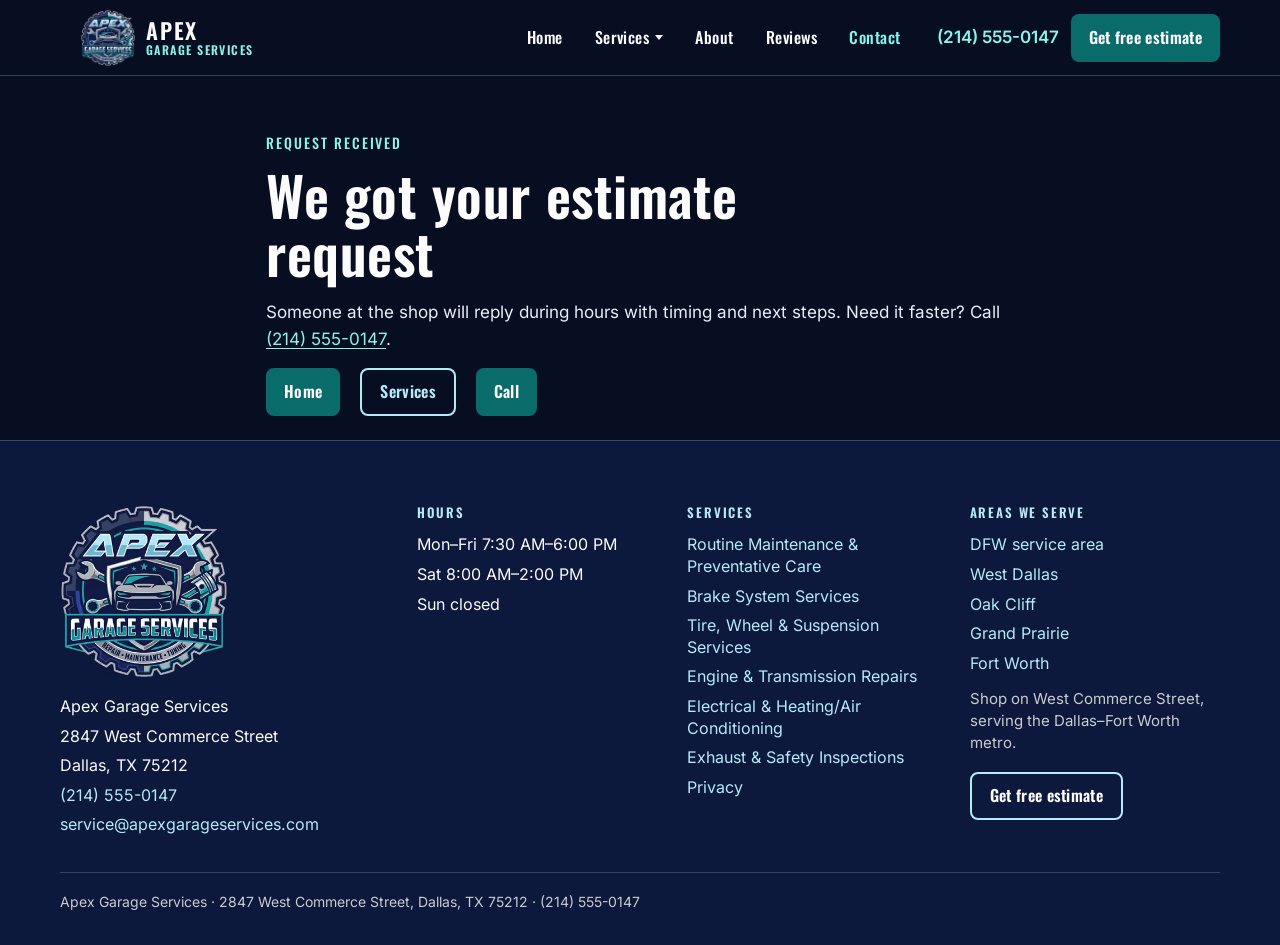
<file: contact/thank-you/index.html>
<!DOCTYPE html>
<html lang="en">
<head>
<meta charset="utf-8">
<meta name="viewport" content="width=device-width, initial-scale=1">
<meta name="robots" content="noindex, nofollow">
<title>Estimate request received | Apex Garage Services</title>
<meta name="description" content="Someone at the shop will reply during hours with timing and next steps. Need it faster? Call (214) 555-0147.">
<link rel="canonical" href="https://apex-garage-services.vercel.app/contact/thank-you/">
<meta property="og:title" content="Estimate request received | Apex Garage Services">
<meta property="og:description" content="Someone at the shop will reply during hours with timing and next steps. Need it faster? Call (214) 555-0147.">
<meta property="og:type" content="website">
<meta property="og:url" content="https://apex-garage-services.vercel.app/contact/thank-you/">
<meta property="og:image" content="https://apex-garage-services.vercel.app/assets/img/og-default.jpg">
<meta name="twitter:card" content="summary_large_image">
<meta name="twitter:title" content="Estimate request received | Apex Garage Services">
<meta name="twitter:description" content="Someone at the shop will reply during hours with timing and next steps. Need it faster? Call (214) 555-0147.">
<meta name="twitter:image" content="https://apex-garage-services.vercel.app/assets/img/og-default.jpg">
<meta name="theme-color" content="#0C183C">
<link rel="icon" href="../../favicon.png" type="image/png">
<link rel="preload" href="../../assets/fonts/oswald-latin.woff2" as="font" type="font/woff2" crossorigin>
<style id="apex-css">@keyframes hero-drift{0%{transform:scale(1.07)}to{transform:scale(1)}}@keyframes rise-in{0%{opacity:0;transform:translateY(16px)}to{opacity:1;transform:none}}@keyframes pin-pulse{0%{transform:scale(.7);opacity:.9}to{transform:scale(1.5);opacity:0}}@font-face{font-family:Inter;font-style:normal;font-weight:400 600;font-display:swap;src:url(/assets/fonts/inter-latin.woff2)format("woff2");unicode-range:U+0000-00FF,U+0131,U+0152-0153,U+02BB-02BC,U+02C6,U+02DA,U+02DC,U+0304,U+0308,U+0329,U+2000-206F,U+20AC,U+2122,U+2191,U+2193,U+2212,U+2215,U+FEFF,U+FFFD}@font-face{font-family:Oswald;font-style:normal;font-weight:500 600;font-display:swap;src:url(/assets/fonts/oswald-latin.woff2)format("woff2");unicode-range:U+0000-00FF,U+0131,U+0152-0153,U+02BB-02BC,U+02C6,U+02DA,U+02DC,U+0304,U+0308,U+0329,U+2000-206F,U+20AC,U+2122,U+2191,U+2193,U+2212,U+2215,U+FEFF,U+FFFD}:root{--apex-navy:#0c183c;--apex-slate:#30394a;--apex-cyan:#b5eaf8;--apex-teal:#189c9c;--apex-teal-deep:#0c8490;--apex-teal-text:#8cf3ec;--apex-teal-text-hover:#d8fbff;--apex-teal-btn:#0a6b6b;--apex-teal-btn-hover:#084f52;--apex-silver:#acb1b7;--apex-silver-light:#cccccc;--apex-white:#fcfcfc;--apex-ground:#070e22;--apex-surface:#1b2c54;--apex-surface-2:#243664;--apex-line:rgba(181, 234, 248, 0.24);--apex-ink:#e8eef6;--apex-muted:#c9d3e2;--apex-navy-hover:#08122c;--apex-danger:#ffb7c3;--shadow:0 12px 28px rgba(0, 0, 0, 0.4);--radius-card:12px;--radius-ctl:8px;--max:1160px;--header:76px;--ease-out:cubic-bezier(0.2, 0.7, 0.2, 1);--motion-hover:220ms;--motion-reveal:520ms;--motion-menu:200ms}*,::after,::before{box-sizing:border-box}body,html{overflow-x:clip}html{scroll-behavior:smooth;color-scheme:dark}body{margin:0;background:var(--apex-ground);color:var(--apex-ink);font-family:Inter,system-ui,-apple-system,"Segoe UI",sans-serif;font-size:17px;line-height:1.55}img{max-width:100%;display:block}a{text-underline-offset:.18em}.bay-show .lane.is-on .lane-main strong,.site-nav a[aria-current=page],.site-nav a[aria-current=true],a,a:visited{color:var(--apex-teal-text)}.card h2 a:hover,.card h3 a:hover,a:hover{color:var(--apex-teal-text-hover)}.btn,.eyebrow,.menu-btn,.site-nav a,h1,h2,h3{font-family:Oswald,"Arial Narrow",Impact,sans-serif}.skip,h1,h2,h3{color:var(--apex-white)}h1,h2,h3{margin:0 0 16px;font-weight:600;letter-spacing:.01em;line-height:1.08}h1{font-size:clamp(36px,5vw,56px);max-width:16ch}h2{font-size:clamp(28px,3vw,32px)}h3{font-size:22px}p{margin:0 0 16px}.skip{position:absolute;left:16px;top:-40px;z-index:20;background:var(--apex-surface);padding:8px 12px}.skip:focus{top:8px}:focus-visible{outline:2px solid var(--apex-cyan);outline-offset:3px}.wrap{width:min(var(--max),calc(100% - 32px));margin-inline:auto}.site-header{position:sticky;top:0;z-index:30;height:var(--header);background:var(--apex-ground);border-bottom:1px solid var(--apex-line)}.header-bar,.logo{display:flex;align-items:center}.header-bar{height:100%;gap:24px}.logo{flex:none;gap:10px;color:var(--apex-white);text-decoration:none}.logo img{width:56px;height:56px;object-fit:contain}.logo-text{display:flex;flex-direction:column;gap:3px;line-height:1;font-family:Oswald,"Arial Narrow",Impact,sans-serif;font-weight:600}.logo-text span:first-child{font-size:22px;letter-spacing:.08em;text-transform:uppercase}.logo-text span:last-child{font-size:12px;letter-spacing:.12em;text-transform:uppercase;color:var(--apex-teal-text)}.site-nav{display:flex;align-items:center;gap:8px;margin-left:auto}.site-nav a{color:var(--apex-white);text-decoration:none;font-size:16px;letter-spacing:.03em;padding:10px 12px;border-radius:var(--radius-ctl)}.site-nav a:hover{background:var(--apex-surface-2);color:var(--apex-white)}.nav-drop{position:relative}.nav-drop>a{display:inline-flex;align-items:center;gap:6px}.nav-drop>a::after{content:"";width:0;height:0;border-left:4px solid transparent;border-right:4px solid transparent;border-top:5px solid currentColor}.nav-menu{display:flex;flex-direction:column;gap:4px;position:absolute;top:calc(100% + 4px);left:0;z-index:5;width:max-content;min-width:260px;max-width:min(26rem,calc(100vw - 24px));padding:8px;background:var(--apex-surface);border:1px solid var(--apex-line);border-radius:var(--radius-card);box-shadow:var(--shadow);visibility:hidden;opacity:0;transform:translateY(4px);pointer-events:none}.nav-menu::before{content:"";position:absolute;left:0;right:0;top:-12px;height:12px}.nav-drop:focus-within .nav-menu,.nav-drop:hover .nav-menu,.nav-drop[data-open=true] .nav-menu{visibility:visible;opacity:1;transform:none;pointer-events:auto;transition:opacity var(--motion-menu) var(--ease-out),transform var(--motion-menu) var(--ease-out)}.nav-menu a{display:flex;padding:10px 18px;line-height:1.25;letter-spacing:.02em;white-space:normal}.header-actions{display:flex;align-items:center;gap:12px}.call,.nav-menu a{min-height:44px;align-items:center}.call{color:var(--apex-teal-text);font-weight:600;text-decoration:none;display:inline-flex}.btn,.menu-btn{min-height:48px;border-radius:var(--radius-ctl);color:var(--apex-white);font-size:16px}.menu-btn{display:none;min-width:48px;border:1px solid var(--apex-line);background:var(--apex-surface);letter-spacing:.04em}.btn{position:relative;isolation:isolate;display:inline-flex;align-items:center;justify-content:center;padding:0 18px;border:0;font-weight:600;letter-spacing:.02em;text-decoration:none;cursor:pointer}.btn-teal:hover,.btn:hover{background:var(--apex-teal-btn-hover);color:var(--apex-white)}.btn,.btn-teal{background:var(--apex-teal-btn)}.btn-ghost{background:0 0;color:var(--apex-cyan);border:2px solid var(--apex-cyan)}.btn-ghost:hover{background:rgba(181,234,248,.12);color:var(--apex-cyan)}.hero{display:grid;min-height:min(88vh,780px);background:var(--apex-navy);overflow:visible}.cards>*,.footer-grid>*,.gallery>*,.hero>*,.split>*,.steps>*{min-width:0}.hero-media{grid-area:1/1;min-height:100%;background:var(--apex-slate);overflow:hidden}.hero-shade{grid-area:1/1;z-index:1;background:linear-gradient(90deg,rgba(7,14,34,.92)0,rgba(7,14,34,.88) 40%,rgba(7,14,34,.28) 58%,rgba(7,14,34,0) 72%);pointer-events:none}.hero-media img{width:100%;height:100%;object-fit:cover}.hero-copy{grid-area:1/1;z-index:2;display:flex;flex-direction:column;justify-content:center;width:min(var(--max),calc(100% - 32px));margin-inline:auto;padding:56px 0 148px;background:0 0;color:var(--apex-white)}.hero-copy h1{font-size:clamp(2.75rem,4vw + 1rem,5rem);max-width:none;letter-spacing:.04em;line-height:1.24}.hero-copy h1 span{display:block}.hero-actions{display:flex;flex-wrap:wrap;align-items:center;gap:12px 20px;margin:4px 0 12px}.hero-actions .btn{margin:0}.hero-call{color:var(--apex-white);font-weight:600;text-decoration:none;min-height:48px;display:inline-flex;align-items:center}.hero-call:hover,.scroll-cue{color:var(--apex-cyan)}.scroll-cue{margin:12px 0 0;font-family:Oswald,"Arial Narrow",Impact,sans-serif;font-size:13px;letter-spacing:.18em;text-transform:uppercase}.chips a,.promise-card{background:var(--apex-surface)}.promise-card{grid-area:1/1;z-index:3;align-self:end;width:min(var(--max),calc(100% - 32px));margin:0 auto -36px;padding:18px 22px;color:var(--apex-ink);border:1px solid var(--apex-line);border-radius:var(--radius-card);box-shadow:var(--shadow)}.promise-card .trust li{padding-top:0;border-top:0;color:var(--apex-muted)}.promise-card .trust strong{color:var(--apex-white)}.area-band{padding:52px 0 16px;background:var(--apex-ground)}.area-band p{margin-block:0}.chips,.cta-band .wrap{display:flex;flex-wrap:wrap}.chips{gap:10px;margin:0;padding:0;list-style:none}.chips a{display:inline-flex;align-items:center;min-height:44px;padding:0 16px;border:1.5px solid var(--apex-teal);border-radius:999px;color:var(--apex-teal-text);font-weight:600;text-decoration:none}.chips a:hover{background:var(--apex-surface-2);color:var(--apex-teal-text-hover)}.cta-band{padding:36px 0}.cta-band .wrap{align-items:center;justify-content:space-between;gap:16px 24px}.cta-band h2{margin:0}#estimate{scroll-margin-top:calc(var(--header) + 8px)}.band .step h3,.band>.wrap>.section-head h2,.cta-band .btn,.cta-band h2,.hero-copy h1,.trust strong{color:var(--apex-white)}.band-navy{background:var(--apex-navy)}.band .step span{font-size:clamp(42px,5vw,68px);line-height:.85;margin-bottom:12px;color:transparent;-webkit-text-stroke:1.5px var(--apex-teal-text)}.band .step{color:var(--apex-ink);background:#3a4560;border-color:rgba(181,234,248,.28)}.eyebrow{margin:0 0 12px;color:var(--apex-teal-text);font-size:14px;letter-spacing:.14em;text-transform:uppercase}.hero-copy .eyebrow{color:var(--apex-cyan)}.lede{font-size:18px;max-width:38ch}.hero-copy .btn{align-self:flex-start;margin:8px 0 24px}.trust{display:grid;grid-template-columns:repeat(3,1fr);gap:12px;margin:0;padding:0;list-style:none}.trust li{margin:0;padding-top:12px;border-top:1px solid rgba(252,252,252,.28);color:var(--apex-silver-light);font-size:16px}.trust strong{display:block;font-size:16px}.section{padding:72px 0}.section-head{max-width:640px;margin-bottom:32px}.cards{display:grid;grid-template-columns:repeat(3,1fr);gap:24px}.lane-list{display:grid;grid-template-columns:1fr 1fr;gap:12px;margin:0;padding:0;list-style:none}.lane{display:flex;flex-direction:column;align-items:flex-start;gap:12px;position:relative;isolation:isolate;min-height:100%;padding:18px 18px 16px;background:var(--apex-surface);border:1px solid var(--apex-line);border-radius:var(--radius-card);box-shadow:var(--shadow);--spot-x:50%;--spot-y:20%}.lane::after,.lane::before{content:"";position:absolute;pointer-events:none}.lane::before{inset:0;border-radius:inherit;background:radial-gradient(240px circle at var(--spot-x) var(--spot-y),rgba(140,243,236,.22),transparent 70%);opacity:0}.lane::after{left:16px;right:16px;top:0;height:1px;background:linear-gradient(90deg,transparent,var(--apex-teal-text),transparent);opacity:0;transform:scaleX(.4);transform-origin:center}.lane:focus-within{border-color:rgba(140,243,236,.55)}.lane-est,.lane-main{position:relative;z-index:1}.lane-main{text-decoration:none}.lane-main strong{display:block;margin-bottom:6px;font-family:Oswald,"Arial Narrow",Impact,sans-serif;font-weight:600;font-size:22px;letter-spacing:.02em;line-height:1.2}.lane-main span{display:block;color:var(--apex-muted);font-size:16px;line-height:1.45}.lane-main,.lane-main:hover{color:var(--apex-white)}.lane-est{display:inline-flex;align-items:center;gap:6px;font-weight:600}.lane-est::after{content:"";width:7px;height:7px;border-top:1.5px solid currentColor;border-right:1.5px solid currentColor;transform:rotate(45deg)}@media (max-width:800px){.lane-list{grid-template-columns:1fr}}.card,.card>a{position:relative}.card{display:flex;flex-direction:column;isolation:isolate;background:var(--apex-surface);border:1px solid var(--apex-line);border-radius:var(--radius-card);box-shadow:var(--shadow);overflow:visible}.card>a{display:block;aspect-ratio:3/2;overflow:hidden;border-radius:calc(var(--radius-card) - 1px) calc(var(--radius-card) - 1px)0 0}.card img{position:absolute;inset:0;width:100%;height:100%;object-fit:cover}.card h2{margin:0;font-size:22px}.card h2 a,.card h3 a{color:inherit;text-decoration:none}.logo picture,.site-footer picture{display:contents}.card>a picture,.card>picture,.frame picture,.hero-media picture{display:block;height:100%}.lead-form button:disabled{opacity:.65;cursor:wait}.form-status{margin:0 0 12px}.card-body{padding:20px 20px 24px;display:flex;flex-direction:column;gap:8px;flex:1}.card-body p{flex:1}.icon{width:36px;height:36px;color:var(--apex-teal)}.faq,.gallery .stack,.quotes,.steps{display:grid;gap:16px}.steps{grid-template-columns:repeat(3,1fr)}.faq details,.note,.quote,.step{background:var(--apex-surface);border:1px solid var(--apex-line);border-radius:var(--radius-card);padding:20px}.step span{display:block;margin-bottom:8px;color:var(--apex-teal-text);font-family:Oswald,"Arial Narrow",sans-serif;font-size:20px}.band{background:var(--apex-slate);color:var(--apex-white)}.band a,.site-footer a{color:var(--apex-cyan)}.split{display:grid;grid-template-columns:1fr 1fr;gap:32px;align-items:start}.frame{border-radius:var(--radius-card);overflow:hidden;min-height:240px;background:var(--apex-slate)}.frame img{width:100%;height:100%;object-fit:cover;min-height:240px}.nap{margin:0;padding:0;list-style:none}.nap li{margin:0 0 10px}.lead-form{background:var(--apex-surface);border:1px solid var(--apex-line);border-radius:var(--radius-card);box-shadow:var(--shadow);padding:24px}.form-grid,label{display:grid;gap:14px}label{gap:6px;font-size:14px;font-weight:600}input,select,textarea{width:100%;min-height:48px;padding:10px 12px;border:1px solid var(--apex-line);border-radius:var(--radius-ctl);background:var(--apex-surface-2);color:var(--apex-ink);font:inherit;font-weight:400}textarea{min-height:112px;resize:vertical}input:focus,select:focus,textarea:focus{outline:2px solid var(--apex-cyan);outline-offset:1px;border-color:var(--apex-teal)}.check{grid-template-columns:20px 1fr;align-items:start;font-weight:400}.check input{width:20px;min-height:20px;margin-top:2px;accent-color:var(--apex-teal)}.hp{position:absolute;left:-9999px;height:0;overflow:hidden}.field-error{margin:0;color:var(--apex-danger);font-size:14px;font-weight:600}::placeholder{color:var(--apex-muted);opacity:1}::selection{background:var(--apex-cyan);color:var(--apex-navy)}input:-webkit-autofill,select:-webkit-autofill,textarea:-webkit-autofill{-webkit-text-fill-color:var(--apex-ink);caret-color:var(--apex-ink);box-shadow:0 0 0 1000px var(--apex-surface-2) inset}.is-invalid{border-color:var(--apex-danger)}.help{margin:0 0 16px;font-size:14px}.site-footer{background:var(--apex-navy);color:var(--apex-white);padding:64px 0 32px;border-top:1px solid var(--apex-line)}.footer-grid{display:grid;grid-template-columns:minmax(220px,1.3fr) minmax(190px,.95fr) minmax(200px,1fr) minmax(200px,1fr);gap:36px 32px;align-items:start}.lockup{width:168px;height:auto}.fine{margin-top:36px;padding-top:18px;border-top:1px solid rgba(252,252,252,.18);color:var(--apex-silver-light);font-size:14px}.mobile-bar{display:none}.page-hero{padding:56px 0 8px}.page-hero h1{max-width:18ch;font-size:clamp(2.25rem,3vw + 1rem,3.4rem)}.prose{max-width:68ch}.breadcrumbs ol,.related{display:flex;flex-wrap:wrap;gap:12px}.gallery{display:grid;grid-template-columns:1.4fr 1fr;gap:16px}details summary{cursor:pointer;font-weight:600;color:var(--apex-white)}details p{margin:12px 0 0}@media (max-width:900px){.cards,.footer-grid,.gallery,.split,.steps,.trust{grid-template-columns:1fr}.section{padding:48px 0}.nav-drop,.nav-menu,.site-nav{flex-direction:column;align-items:stretch}.site-nav{display:none;position:absolute;top:var(--header);left:0;right:0;gap:0;padding:8px 16px 16px;background:var(--apex-surface);border-bottom:1px solid var(--apex-line)}.site-nav[data-open=true]{display:flex}.nav-drop,.nav-menu{display:flex}.nav-menu{position:static;width:auto;min-width:0;margin:4px 0 8px;padding:6px;gap:4px;border:1px solid var(--apex-line);border-radius:var(--radius-ctl);box-shadow:none;background:var(--apex-ground);visibility:visible;opacity:1;transform:none;pointer-events:auto}.nav-menu a{white-space:normal}.menu-btn{display:inline-flex;align-items:center;justify-content:center}.logo img{width:44px;height:44px}.logo-text span:first-child{font-size:18px}.logo-text span:last-child{font-size:10px}.header-actions .btn,.header-actions .call{display:none}.mobile-bar{display:grid;grid-template-columns:1fr 1fr;gap:8px;position:fixed;left:0;right:0;bottom:0;z-index:40;padding:8px 12px calc(8px + env(safe-area-inset-bottom));background:var(--apex-surface);border-top:1px solid var(--apex-line)}html{scroll-padding-bottom:112px}body{padding-bottom:112px}#estimate,.lead-form,.lead-form button,.lead-form input,.lead-form select,.lead-form textarea{scroll-margin-bottom:112px}}@media (prefers-reduced-motion:reduce){html{scroll-behavior:auto}*,::after,::before{animation:none!important;transition:none!important}[data-reveal],[data-reveal].is-pending,[data-reveal].is-shown{opacity:1!important;transform:none!important}.nav-drop:focus-within .nav-menu,.nav-drop:hover .nav-menu,.nav-drop[data-open=true] .nav-menu{opacity:1!important;visibility:visible!important;transform:none!important}}.trust-line{margin:0 0 20px;color:var(--apex-cyan);font-size:16px;max-width:36ch}.breadcrumbs{padding:16px 0 0;font-size:14px}.breadcrumbs ol{gap:8px;margin:0;padding:0;list-style:none;color:var(--apex-muted)}.breadcrumbs li:not(:last-child)::after{content:"/";margin-left:8px;color:var(--apex-silver)}.breadcrumbs a{color:var(--apex-teal-text);text-decoration:none}.breadcrumbs a:hover,.site-footer a:hover{text-decoration:underline}.map-embed{margin:16px 0;border-radius:var(--radius-card);overflow:hidden;border:1px solid var(--apex-line);background:var(--apex-slate);aspect-ratio:4/3}.map-embed iframe{display:block;width:100%;height:100%;border:0}.neighborhoods{display:grid;gap:28px;max-width:72ch}.neighborhood h2{margin-bottom:10px}.bio-slots,.cert-slots{display:grid;gap:12px;margin:0 0 24px;padding:0}.cert-slots{list-style:disc;padding-left:1.2em}#google-reviews .prose,.bio-slot{padding:16px;border:1px dashed var(--apex-line);border-radius:var(--radius-card);background:var(--apex-surface)}.bio-slot h3{margin-bottom:8px;font-size:18px}.area-links a{white-space:nowrap}.mobile-bar.is-hidden{transform:translateY(110%);pointer-events:none}.mobile-bar{transition:transform .2s ease}.mobile-bar .btn{width:100%}@media (max-width:900px){.hero{display:flex;flex-direction:column;min-height:0}.hero-shade{display:none}.hero-media{position:relative;height:26vh;min-height:160px;max-height:220px}.hero-media img,.hero-media picture{max-height:none;height:100%;aspect-ratio:auto}.hero-copy{width:auto;margin:0;padding:22px 20px 16px;background:var(--apex-navy)}.hero-copy h1{font-size:clamp(1.85rem,7.2vw,2.5rem);max-width:none;letter-spacing:.03em;line-height:1.12}.hero-copy .lede{font-size:16.5px}.promise-card{position:relative;width:min(var(--max),calc(100% - 32px));margin:16px auto 0}.area-band{padding-top:28px}.scroll-cue{display:none}.trust-line{margin-bottom:12px}}@media (max-width:900px) and (max-height:700px){.hero-media{height:22vh;min-height:140px;max-height:180px}.hero-copy{padding-top:16px;padding-bottom:8px}}.site-footer h2{margin:0 0 14px;color:var(--apex-cyan);font-size:13px;font-weight:600;letter-spacing:.14em;text-transform:uppercase;line-height:1.2}.footer-list{display:grid;gap:8px;margin:0;padding:0;list-style:none}.footer-brand .footer-list{margin-top:18px}.site-footer .footer-list li{margin:0;color:var(--apex-white);font-size:16px;line-height:1.35}.site-footer a{text-decoration:none}.footer-note{margin:14px 0 0;color:var(--apex-silver-light);font-size:15px;line-height:1.45;max-width:32ch}.site-footer .btn{margin-top:18px;color:var(--apex-white)}.site-footer .btn:hover{text-decoration:none;color:var(--apex-white)}@media (max-width:1100px){.footer-grid{grid-template-columns:1fr 1fr}}@media (max-width:900px){.footer-grid{grid-template-columns:1fr}}#estimate{background:radial-gradient(820px 260px at 0% 0%,rgba(24,156,156,.22),transparent 72%),var(--apex-ground)}.reviews-hero{background:var(--apex-navy);padding:72px 0}.reviews-hero,.reviews-hero .lede,.reviews-hero h1{color:var(--apex-white)}.reviews-hero .eyebrow{color:var(--apex-cyan)}.reviews-hero .lede{max-width:40ch}#google-reviews{padding-top:0}#google-reviews .prose{border:1px solid var(--apex-line);box-shadow:var(--shadow);padding:32px 28px;margin-top:-36px}.nav-drop>a,.site-nav>a,details summary{position:relative}.nav-drop>a::before,.site-nav>a::before,details summary::after{content:"";position:absolute;left:12px;right:12px;bottom:4px;height:2px;background:var(--apex-teal);transform:scaleX(0);transform-origin:left center;pointer-events:none}.btn::before,.card::after{content:"";position:absolute;inset:0;border-radius:inherit;pointer-events:none;opacity:0}.btn::before{z-index:-1;box-shadow:0 8px 18px rgba(12,24,60,.18)}.card::after{z-index:-1;box-shadow:0 16px 32px rgba(12,24,60,.16)}details summary::after{left:0;right:0;bottom:0}.card>a:focus-visible{outline-offset:-4px}@media (hover:hover) and (pointer:fine){.btn,.card,.chips a{transition:transform var(--motion-hover) var(--ease-out)}.btn::before,.card::after,.lane-est::after,.lane::after,.lane::before,.nav-drop>a::before,.site-nav>a::before,details summary::after{transition:opacity var(--motion-hover) var(--ease-out),transform var(--motion-hover) var(--ease-out)}.card>a img{transition:transform 300ms var(--ease-out)}.chips a:hover{transform:translateY(-2px)}.btn:hover:not(:disabled){transform:translateY(-2px)}.btn:hover:not(:disabled)::before,.card:hover:not(.is-pending)::after{opacity:1}.btn-ghost:hover:not(:disabled){transform:translateY(-1px)}.btn:disabled,.btn:disabled:hover,.mobile-bar .btn,.mobile-bar .btn:hover{transform:none}.btn:disabled::before,.mobile-bar .btn::before{opacity:0}.nav-drop>a:hover::before,.site-nav>a:hover::before,details summary:hover::after{transform:scaleX(1)}.card:hover:not(.is-pending){transform:translateY(-4px)}.card:hover:not(.is-pending)>a img{transform:scale(1.025)}html.js-motion .card[data-reveal].is-shown:hover{transform:translateY(-4px);transition:transform var(--motion-hover) var(--ease-out),opacity var(--motion-reveal) var(--ease-out)}.lane{transition:transform var(--motion-hover) var(--ease-out),border-color var(--motion-hover) var(--ease-out)}.lane:focus-within:not(.is-pending),.lane:hover:not(.is-pending){transform:translateY(-6px);border-color:rgba(140,243,236,.55)}.lane:focus-within::after,.lane:focus-within::before,.lane:hover::after,.lane:hover::before{opacity:1}.lane:focus-within::after,.lane:hover::after{transform:scaleX(1)}.lane:focus-within .lane-est::after,.lane:hover .lane-est::after{transform:rotate(45deg) translate(2px,-2px)}html.js-motion .lane[data-reveal].is-shown:focus-within,html.js-motion .lane[data-reveal].is-shown:hover{transform:translateY(-6px);transition:transform var(--motion-hover) var(--ease-out),border-color var(--motion-hover) var(--ease-out),opacity var(--motion-reveal) var(--ease-out)}.frame img{transition:transform 420ms var(--ease-out)}.frame:hover img{transform:scale(1.035)}}@media (prefers-reduced-motion:no-preference){.hero-media img{transform-origin:68% 42%;animation:hero-drift 18s var(--ease-out) both}.hero-copy .eyebrow,.page-hero .wrap>*,.promise-card .trust li{animation:rise-in 520ms var(--ease-out) backwards}.hero-copy h1 span:nth-child(1),.page-hero .wrap>:nth-child(2){animation-delay:80ms}.page-hero .wrap>:nth-child(3){animation-delay:150ms}.hero-copy h1 span{animation:rise-in 560ms var(--ease-out) backwards}.hero-copy h1 span:nth-child(2){animation-delay:170ms}.hero-copy h1 span:nth-child(3){animation-delay:260ms}.hero-copy .lede{animation:rise-in 520ms var(--ease-out) 340ms backwards}.hero-actions{animation:rise-in 520ms var(--ease-out) 420ms backwards}.trust-line{animation:rise-in 520ms var(--ease-out) 500ms backwards}.scroll-cue{animation:rise-in 520ms var(--ease-out) 580ms backwards}.promise-card .trust li:nth-child(2){animation-delay:90ms}.promise-card .trust li:nth-child(3){animation-delay:170ms}.area-band p{animation:rise-in 520ms var(--ease-out) 180ms backwards}}html.js-motion [data-reveal].is-pending{opacity:0;transform:translateY(16px);transition:none}html.js-motion [data-reveal].is-shown{opacity:1;transform:none;transition:opacity var(--motion-reveal) var(--ease-out) var(--reveal-delay, 0ms),transform var(--motion-reveal) var(--ease-out) var(--reveal-delay, 0ms)}html.js-motion .lane[data-reveal].is-pending{transform:translateY(22px) scale(.98)}@media (max-width:900px){html.js-motion [data-reveal-group]>[data-reveal]{transition-delay:0ms!important}html.js-motion .lane-list>[data-reveal]{transition-delay:var(--reveal-delay, 0ms)!important}.nav-menu{visibility:visible;opacity:1;transform:none;pointer-events:auto}}#on-the-car{scroll-margin-top:calc(var(--header) + 8px)}.bay{display:grid;grid-template-columns:minmax(0,1fr) minmax(300px,460px);gap:28px;align-items:start}.bay-stage{position:sticky;top:calc(var(--header) + 12px);z-index:2}.bay-viewport{position:relative;overflow:hidden;aspect-ratio:16/9;border:1px solid var(--apex-line);border-radius:var(--radius-card);background:#15233f}.spin{position:absolute;inset:0;user-select:none}.spin:focus-visible{outline:2px solid var(--apex-teal-text);outline-offset:-3px}.spin-frame{position:absolute;inset:0;width:100%;height:100%;object-fit:cover;opacity:0;pointer-events:none;transition:opacity 420ms cubic-bezier(.4,0,.2,1)}.spin-frame.is-on{opacity:1}.callout b,.pin{border-radius:50%}.pin{position:absolute;left:68%;top:63%;width:14px;height:14px;background:#8cf3ec;transform:translate(-50%,-50%);pointer-events:none;transition:opacity 320ms var(--ease-out)}.spin.is-turning .pin{opacity:0}.pin::after,.pin::before{content:"";position:absolute}.pin::before{left:50%;bottom:100%;width:2px;height:28px;background:#8cf3ec;transform:translateX(-50%)}.pin::after{inset:-8px;border:2px solid rgba(140,243,236,.7);border-radius:50%;animation:pin-pulse 1.6s var(--ease-out) infinite}.bay-status{margin:14px 0 0;min-height:3.4em}.bay-where{display:block;color:var(--apex-white);font-family:Oswald,"Arial Narrow",Impact,sans-serif;font-size:22px;font-weight:600;letter-spacing:.03em;line-height:1.15}.bay-name{display:block;margin-top:4px;color:var(--apex-cyan);font-size:15px}.svc-group{margin:0 0 22px;scroll-margin-top:calc(var(--header) + 12px)}.svc span,.svc strong,.svc-title span{display:block}.page-hero .svc-lede{max-width:48ch}.svc-group h3{margin:0 0 10px;color:var(--apex-cyan);font-size:18px;letter-spacing:.02em;line-height:1.25;text-transform:none}.cutaway img,.svc{width:100%;display:block}.svc{margin:0 0 6px;padding:10px 12px;border:1px solid transparent;border-radius:var(--radius-ctl);background:0 0;color:inherit;font:inherit;text-align:left;cursor:pointer}.svc strong{color:var(--apex-white);font-family:Oswald,"Arial Narrow",Impact,sans-serif;font-size:17px;font-weight:600;letter-spacing:.02em}.svc span{margin-top:2px;color:var(--apex-muted);font-size:14.5px;line-height:1.4}.svc:hover,.svc[aria-pressed=true]{background:var(--apex-surface-2);border-color:var(--apex-line);box-shadow:inset 3px 0 0 var(--apex-teal)}.bay-cta{margin:8px 0 0}@media (max-width:900px){.bay{grid-template-columns:1fr}.bay-stage{order:-1;position:sticky;top:calc(var(--header) + 4px);padding-bottom:8px;background:var(--apex-ground)}}.bay-show{display:flex;flex-direction:column;gap:22px}.bay-show .bay-stage{position:relative;top:auto;order:0;width:100%;padding:0;background:0 0}.bay-show .bay-viewport{aspect-ratio:auto;min-height:0;border-radius:20px;background:#152240;box-shadow:0 28px 70px rgba(0,0,0,.45)}.bay-show .spin-stage{position:relative;aspect-ratio:16/9;background:#152240}.bay-show .spin{inset:0;height:100%}.callout-lines,.cutaway{position:absolute;inset:0}.cutaway{z-index:2;margin:0;pointer-events:none;transition:opacity 320ms var(--ease-out)}.cutaway img{height:100%;object-fit:cover}.callout-lines{width:100%;height:100%;overflow:visible}.cline{stroke:rgba(181,234,248,.75);stroke-width:1.5px;vector-effect:non-scaling-stroke;fill:none}.cline.is-on{stroke:#8cf3ec;stroke-width:2px}.callout,.cdot{position:absolute}.cdot{z-index:3;width:10px;height:10px;margin:-5px 0 0-5px;border-radius:50%;background:#8cf3ec;box-shadow:0 0 0 4px rgba(140,243,236,.22)}.cdot.is-on{box-shadow:0 0 0 6px rgba(140,243,236,.38)}.callout{z-index:4;display:inline-flex;align-items:center;gap:8px;min-height:36px;margin:0;padding:4px 12px 4px 4px;border:1px solid transparent;border-radius:999px;background:#fff;color:#10203f;box-shadow:0 8px 18px rgba(0,0,0,.28);cursor:pointer;font-family:Oswald,"Arial Narrow",Impact,sans-serif;font-size:14px;font-weight:600;letter-spacing:.04em;line-height:1;text-transform:uppercase;pointer-events:auto}.callout b{display:grid;place-items:center;width:28px;height:28px;background:#149c9c;color:#fff;font-size:13px}.bay-show .callout{z-index:6;gap:0;padding:4px}.bay-show .callout>span{position:absolute;width:1px;height:1px;padding:0;margin:-1px;overflow:hidden;clip:rect(0,0,0,0);white-space:nowrap;border:0}.callout.is-on{border-color:#8cf3ec;box-shadow:0 0 0 3px rgba(140,243,236,.35),0 8px 18px rgba(0,0,0,.28)}.callout:focus-visible{outline:2px solid #10203f;outline-offset:3px}.bay-show .bay-status,.bay-show .pin{opacity:0}.bay-show .pin{width:16px;height:16px}.bay-show .pin::before{height:42px}.bay-show .bay-status,.bay-show .job-dock{position:absolute;margin:0;border-radius:14px}.bay-show .bay-status{z-index:3;pointer-events:none;left:16px;bottom:16px;min-height:0;max-width:min(420px,calc(100% - 32px));padding:14px 16px;border:1px solid var(--apex-line);background:rgba(7,14,34,.78)}.job-dock{gap:10px}.job-dock,.job-sets{display:grid}.bay-show .job-dock{z-index:4;width:min(380px,calc(100% - 20px));max-height:42%;padding:12px 16px 10px;overflow:auto;border:1px solid rgba(181,234,248,.22);background:rgba(7,14,34,.92);box-shadow:0 12px 28px rgba(0,0,0,.4);scrollbar-width:thin;scrollbar-color:rgba(181,234,248,.45) transparent;transition:opacity 320ms var(--ease-out)}.bay-show .job-dock::-webkit-scrollbar{width:8px}.bay-show .job-dock::-webkit-scrollbar-thumb{border-radius:8px;background:rgba(181,234,248,.45)}.bay-show .job-kicker{display:none}.bay-show .job-set{grid-template-columns:1fr}.bay-show .job-dock .svc{padding:6px 0}.bay-show .job-dock .svc strong{font-size:18px}.bay-show .job-dock .svc span{margin-top:3px;font-size:15px;line-height:1.4}.job-kicker{margin:0;color:var(--apex-cyan);font-family:Oswald,"Arial Narrow",Impact,sans-serif;font-size:13px;font-weight:600;letter-spacing:.14em;text-transform:uppercase}.job-set{display:grid;grid-template-columns:1fr 1fr;gap:8px;transition:opacity 400ms var(--ease-out),transform 400ms var(--ease-out)}.job-set.is-out,.job-set.is-shown{grid-area:1/1}.job-set.is-out{opacity:0;transform:translateY(10px);pointer-events:none}.job-set[hidden]{display:none}.bay-show .lane.svc-group,.job-set .svc{margin:0}.bay-show .pick-list{gap:14px}.bay-show .lane{align-items:stretch;padding:0;border-left-width:3px;border-left-color:rgba(181,234,248,.28);background:linear-gradient(180deg,rgba(181,234,248,.05),transparent 42%),var(--apex-surface);border-radius:18px}.bay-show .lane.is-on{border-color:rgba(140,243,236,.4);border-left-color:var(--apex-teal-text);background:linear-gradient(100deg,rgba(140,243,236,.12),transparent 48%),var(--apex-surface)}.bay-show .lane.is-on,.bay-show .lane:focus-within,.bay-show .lane:hover{border-left-color:var(--apex-teal-text)}.bay-show .lane::after{left:20px;right:20px;top:auto;bottom:0;width:auto;height:2px;opacity:1;transform:scaleX(0);transform-origin:left center;background:linear-gradient(90deg,var(--apex-teal-text),transparent 78%)}.bay-show .lane.is-on::after,.bay-show .lane:focus-within::after,.bay-show .lane:hover::after{transform:scaleX(1)}.bay-show .svc-lead,.bay-show .svc-lead:hover,.bay-show .svc-lead[aria-pressed=true]{display:grid;grid-template-columns:58px minmax(0,1fr);gap:10px 14px;align-items:start;width:100%;height:100%;margin:0;padding:22px 20px 20px;border:0;background:0 0;box-shadow:none;cursor:pointer}.pick-no{padding-top:2px;font-family:Oswald,"Arial Narrow",Impact,sans-serif;font-size:32px;font-weight:600;letter-spacing:.04em;line-height:1;color:#9bb6cc}.bay-show .lane.is-on .pick-no,.bay-show .lane.is-on .pick-where,.bay-show .lane:focus-within .pick-no,.bay-show .lane:focus-within .pick-where,.bay-show .lane:hover .pick-no,.bay-show .lane:hover .pick-where{color:var(--apex-teal-text)}.bay-show .pick-copy{display:block;min-width:0}.bay-show .pick-copy strong{margin-bottom:6px;font-size:22px;line-height:1.15}.bay-show .pick-copy>span{margin-top:0;font-size:16px;line-height:1.45}.pick-where{display:flex;align-items:center;gap:8px;margin-top:14px;color:var(--apex-muted);font-family:Oswald,"Arial Narrow",Impact,sans-serif;font-size:13px;font-style:normal;font-weight:600;letter-spacing:.14em;line-height:1;text-transform:uppercase}.pick-where::before{content:"";width:6px;height:6px;flex:0 0 6px;border-radius:50%;background:currentColor;box-shadow:0 0 0 3px rgba(140,243,236,.16)}@media (max-width:1000px){.bay-show .spin-stage{display:flex;flex-direction:column;aspect-ratio:auto;min-height:0;background:0 0}.bay-show .spin{position:relative;inset:auto;width:100%;height:auto;aspect-ratio:16/9;min-height:0}.bay-show .spin-frame{object-fit:contain;object-position:center bottom}.callout{font-size:11px;gap:0;padding:3px}.callout b{width:22px;height:22px;font-size:11px}.bay-show .bay-status{max-width:46%;padding:10px 12px}.bay-show .bay-name{font-size:13px}.bay-show .job-dock{padding:10px 12px 8px;border-radius:12px}.bay-show .job-dock .svc strong{font-size:16px}.bay-show .job-dock .svc span{font-size:14px}.job-set{grid-template-columns:1fr}.bay-show .bay-where{font-size:18px}.bay-show .svc-lead,.bay-show .svc-lead:hover,.bay-show .svc-lead[aria-pressed=true]{grid-template-columns:46px minmax(0,1fr);padding:18px 16px 16px}.pick-no{font-size:26px}.bay-show .pick-copy strong{font-size:20px}}</style>
<script type="application/ld+json">{"@context":"https://schema.org","@type":"AutoRepair","@id":"https://apex-garage-services.vercel.app/#business","name":"Apex Garage Services","url":"https://apex-garage-services.vercel.app/","image":"https://apex-garage-services.vercel.app/assets/img/og-default.jpg","telephone":"(214) 555-0147","email":"service@apexgarageservices.com","priceRange":"$$","address":{"@type":"PostalAddress","streetAddress":"2847 West Commerce Street","addressLocality":"Dallas","addressRegion":"TX","postalCode":"75212","addressCountry":"US"},"geo":{"@type":"GeoCoordinates","latitude":32.7767,"longitude":-96.851},"hasMap":"https://maps.google.com/?q=2847+West+Commerce+Street,+Dallas,+TX+75212","openingHoursSpecification":[{"@type":"OpeningHoursSpecification","dayOfWeek":["Monday","Tuesday","Wednesday","Thursday","Friday"],"opens":"07:30","closes":"18:00"},{"@type":"OpeningHoursSpecification","dayOfWeek":"Saturday","opens":"08:00","closes":"14:00"}],"areaServed":[{"@type":"City","name":"Dallas"},{"@type":"Place","name":"West Dallas"},{"@type":"Place","name":"Oak Cliff"},{"@type":"Place","name":"Grand Prairie"},{"@type":"City","name":"Fort Worth"}]}</script>

</head>
<body>
<a class="skip" href="#main">Skip to content</a>
<header class="site-header">
  <div class="wrap header-bar">
    <a class="logo" href="../../"><picture><source srcset="../../assets/logo-112.avif" type="image/avif"><source srcset="../../assets/logo-112.webp" type="image/webp"><img src="../../assets/logo-112.png" width="56" height="56" alt="Apex Garage Services"></picture><span class="logo-text"><span>Apex</span><span>Garage Services</span></span></a>
    <nav class="site-nav" id="site-nav" aria-label="Primary"><a href="../../">Home</a><div class="nav-drop"><a href="../../services/" aria-haspopup="true" aria-expanded="false">Services</a><div class="nav-menu"><a href="../../services/#routine">Routine Maintenance &amp; Preventative Care</a><a href="../../services/#brakes">Brake System Services</a><a href="../../services/#tires">Tire, Wheel &amp; Suspension Services</a><a href="../../services/#engine">Engine &amp; Transmission Repairs</a><a href="../../services/#electrical">Electrical &amp; Heating/Air Conditioning</a><a href="../../services/#exhaust">Exhaust &amp; Safety Inspections</a></div></div><a href="../../about/">About</a><a href="../../reviews/">Reviews</a><a href="../../contact/" aria-current="page">Contact</a></nav>
    <div class="header-actions">
      <a class="call" href="tel:+12145550147">(214) 555-0147</a>
      <a class="btn" href="../../contact/">Get free estimate</a>
      <button class="menu-btn" type="button" aria-expanded="false" aria-controls="site-nav">Menu</button>
    </div>
  </div>
</header>
<main id="main">

<section class="page-hero"><div class="wrap prose">
  <p class="eyebrow">Request received</p>
  <h1>We got your estimate request</h1>
  <p>Someone at the shop will reply during hours with timing and next steps. Need it faster? Call <a href="tel:+12145550147">(214) 555-0147</a>.</p>
  <p class="related"><a class="btn" href="../../">Home</a> <a class="btn btn-ghost" href="../../services/" style="margin-left:8px">Services</a> <a class="btn btn-teal" href="tel:+12145550147" style="margin-left:8px">Call</a></p>
</div></section>
</main>
<footer class="site-footer">
  <div class="wrap footer-grid">
    <div class="footer-brand">
      <picture><source srcset="../../assets/logo-lockup-300.avif" type="image/avif"><source srcset="../../assets/logo-lockup-300.webp" type="image/webp"><img class="lockup" src="../../assets/logo-lockup-300.png" width="168" height="174" fetchpriority="high" alt="Apex Garage Services"></picture>
      <ul class="footer-list">
        <li>Apex Garage Services</li>
        <li>2847 West Commerce Street</li>
        <li>Dallas, TX 75212</li>
        <li><a href="tel:+12145550147">(214) 555-0147</a></li>
        <li><a href="mailto:service@apexgarageservices.com">service@apexgarageservices.com</a></li>
      </ul>
    </div>
    <div>
      <h2>Hours</h2>
      <ul class="footer-list">
        <li>Mon–Fri 7:30 AM–6:00 PM</li>
        <li>Sat 8:00 AM–2:00 PM</li>
        <li>Sun closed</li>
      </ul>
    </div>
    <div>
      <h2>Services</h2>
      <ul class="footer-list">
        <li><a href="../../services/#routine">Routine Maintenance &amp; Preventative Care</a></li>
        <li><a href="../../services/#brakes">Brake System Services</a></li>
        <li><a href="../../services/#tires">Tire, Wheel &amp; Suspension Services</a></li>
        <li><a href="../../services/#engine">Engine &amp; Transmission Repairs</a></li>
        <li><a href="../../services/#electrical">Electrical &amp; Heating/Air Conditioning</a></li>
        <li><a href="../../services/#exhaust">Exhaust &amp; Safety Inspections</a></li>
        <li><a href="../../privacy/">Privacy</a></li>
      </ul>
    </div>
    <div>
      <h2>Areas we serve</h2>
      <ul class="footer-list">
        <li><a href="../../dallas-tx/">DFW service area</a></li>
        <li><a href="../../locations/west-dallas/">West Dallas</a></li>
        <li><a href="../../locations/oak-cliff/">Oak Cliff</a></li>
        <li><a href="../../locations/grand-prairie/">Grand Prairie</a></li>
        <li><a href="../../locations/fort-worth/">Fort Worth</a></li>
      </ul>
      <p class="footer-note">Shop on West Commerce Street, serving the Dallas–Fort Worth metro.</p>
      <a class="btn btn-ghost" href="../../contact/">Get free estimate</a>
    </div>
  </div>
  <div class="wrap fine">Apex Garage Services · 2847 West Commerce Street, Dallas, TX 75212 · (214) 555-0147</div>
</footer>
<div class="mobile-bar" id="mobile-bar">
  <a class="btn btn-teal" href="tel:+12145550147">Call</a>
  <a class="btn" href="../../contact/">Estimate</a>
</div>
<script src="../../assets/js/main.js?v=282e8dac" defer></script>
</body>
</html>
</file>
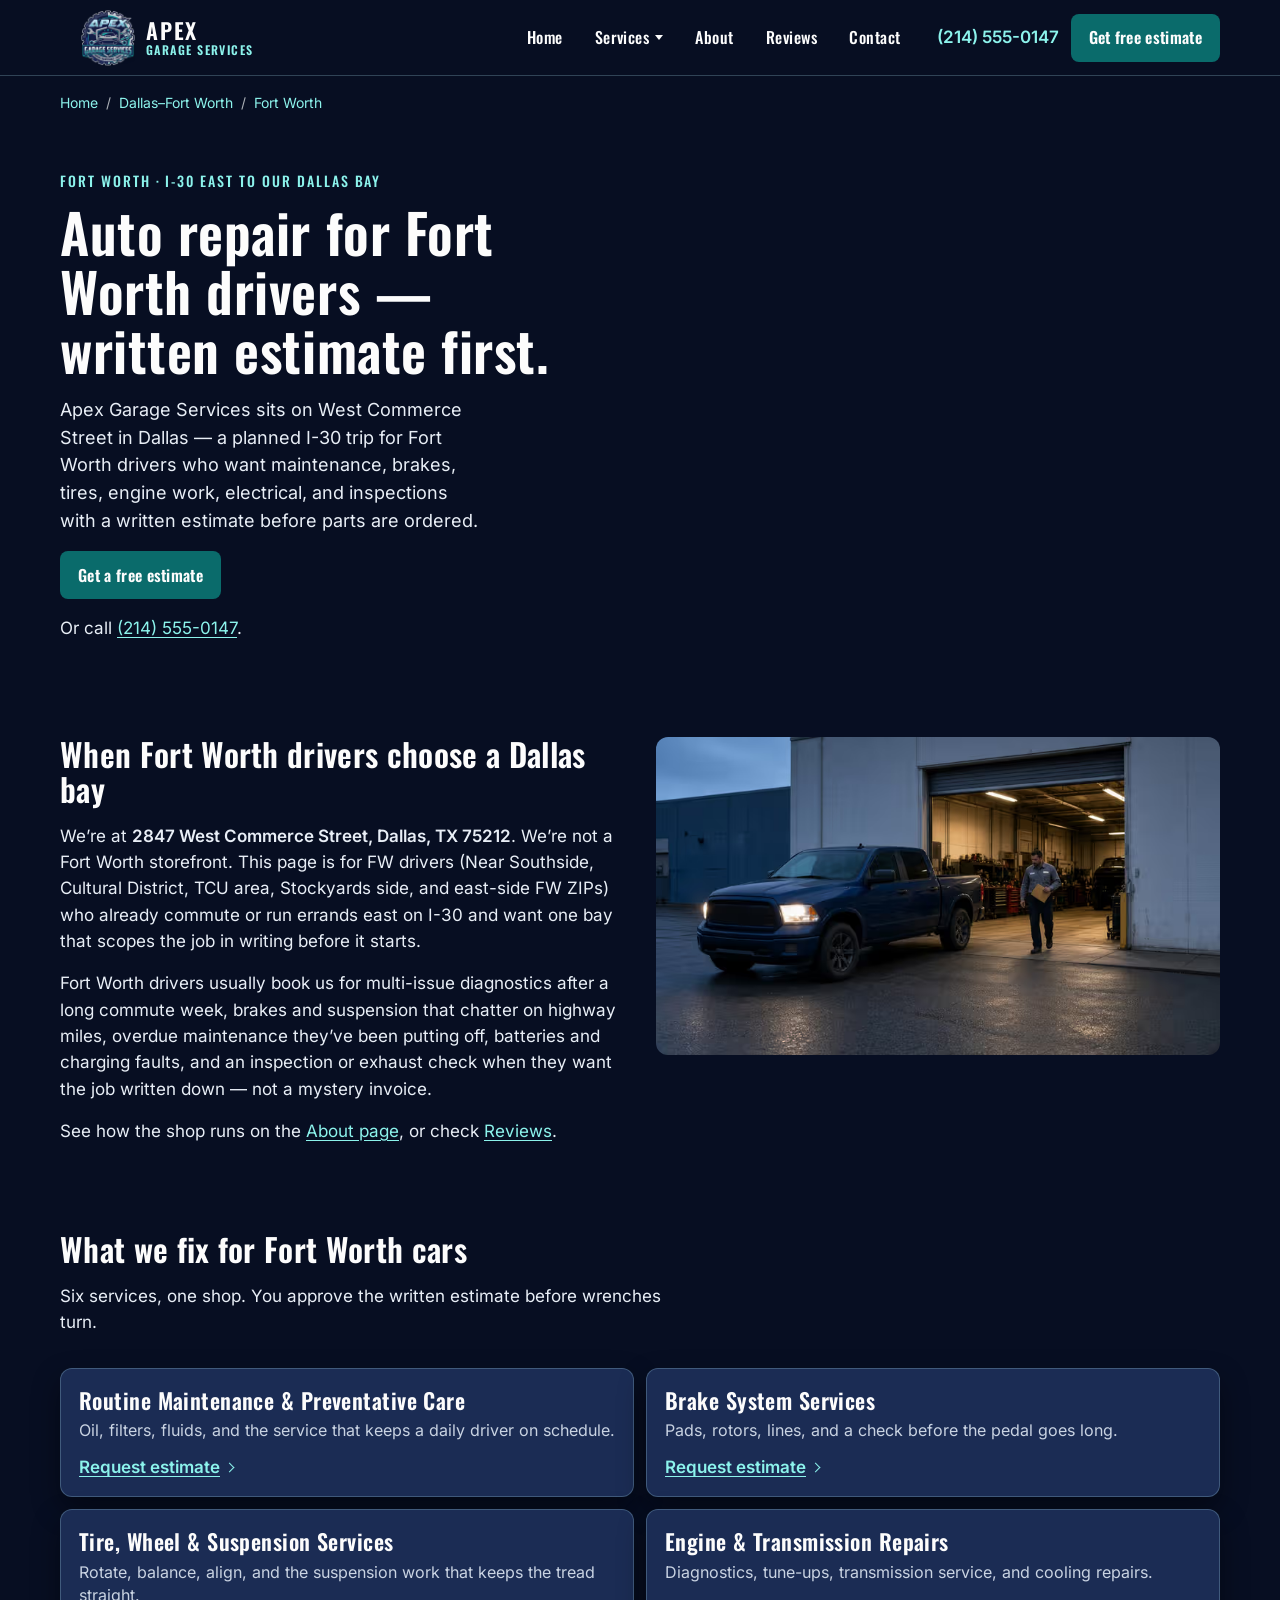
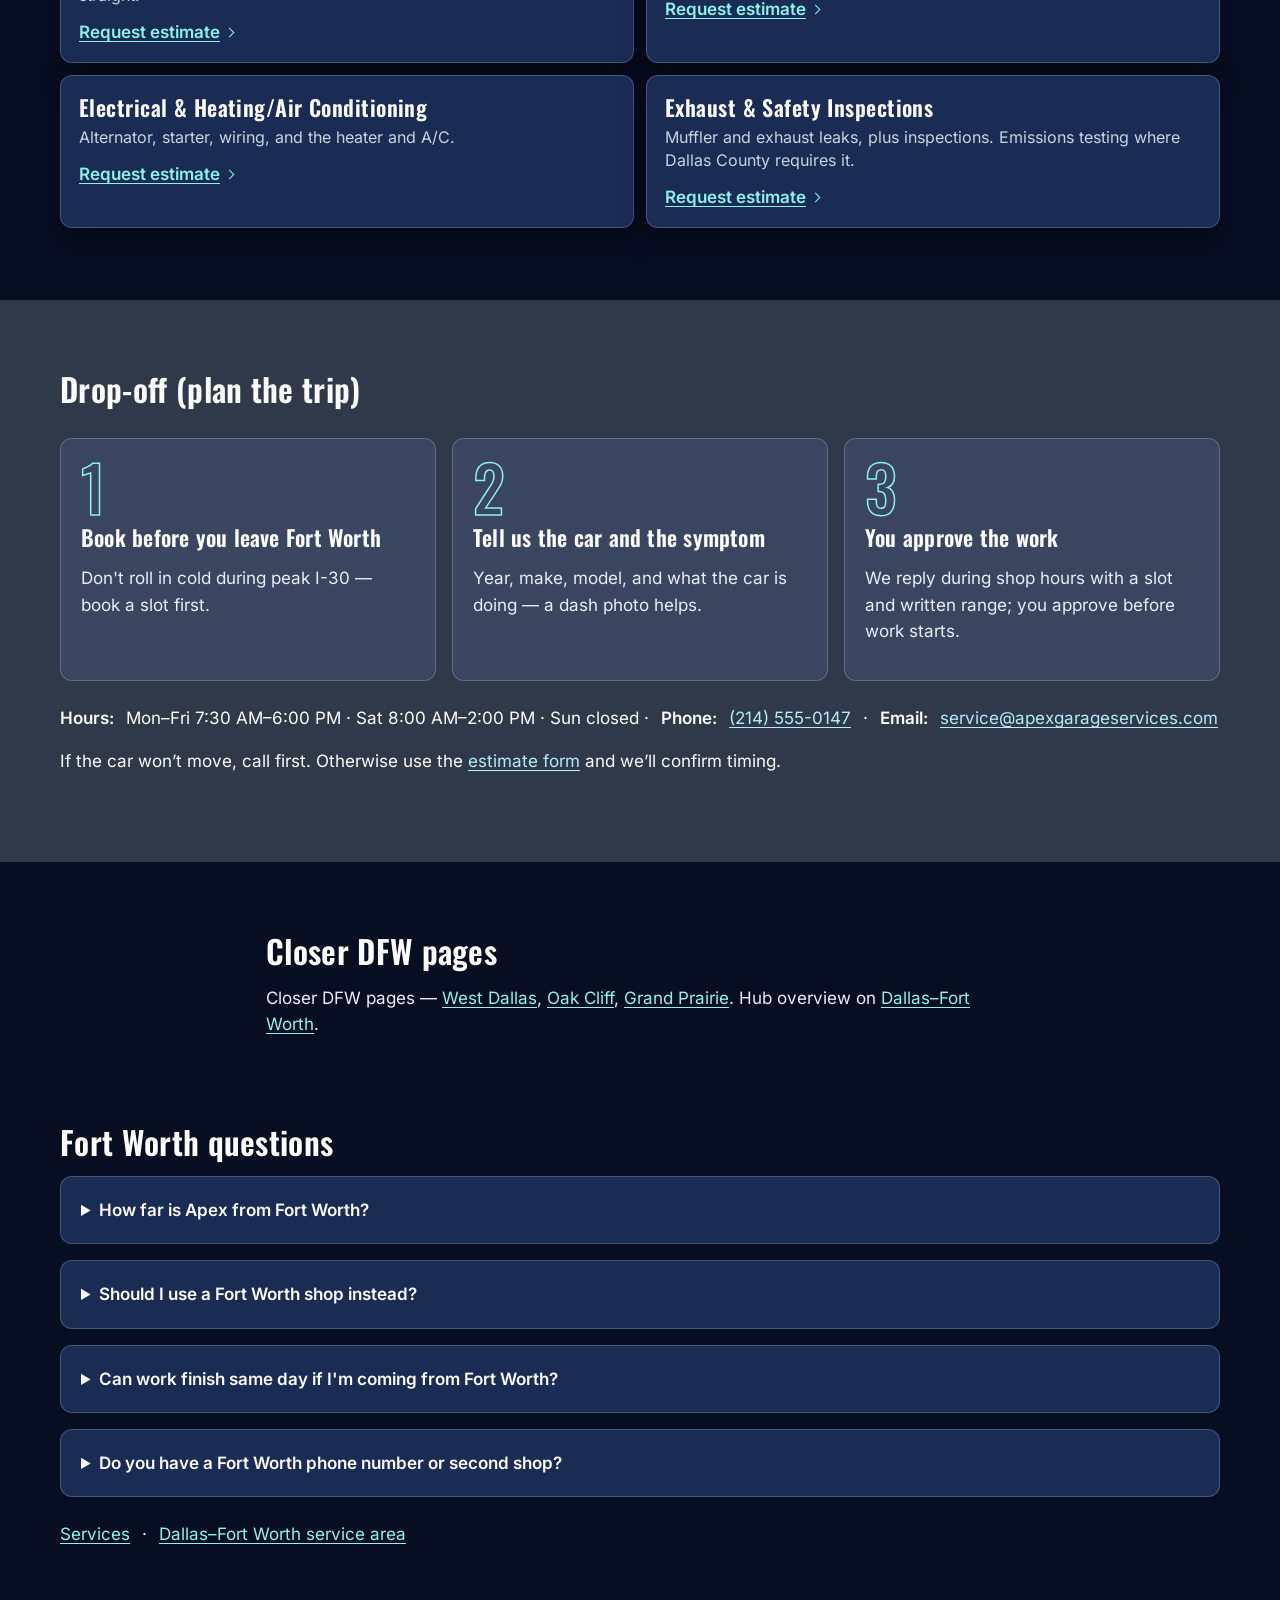
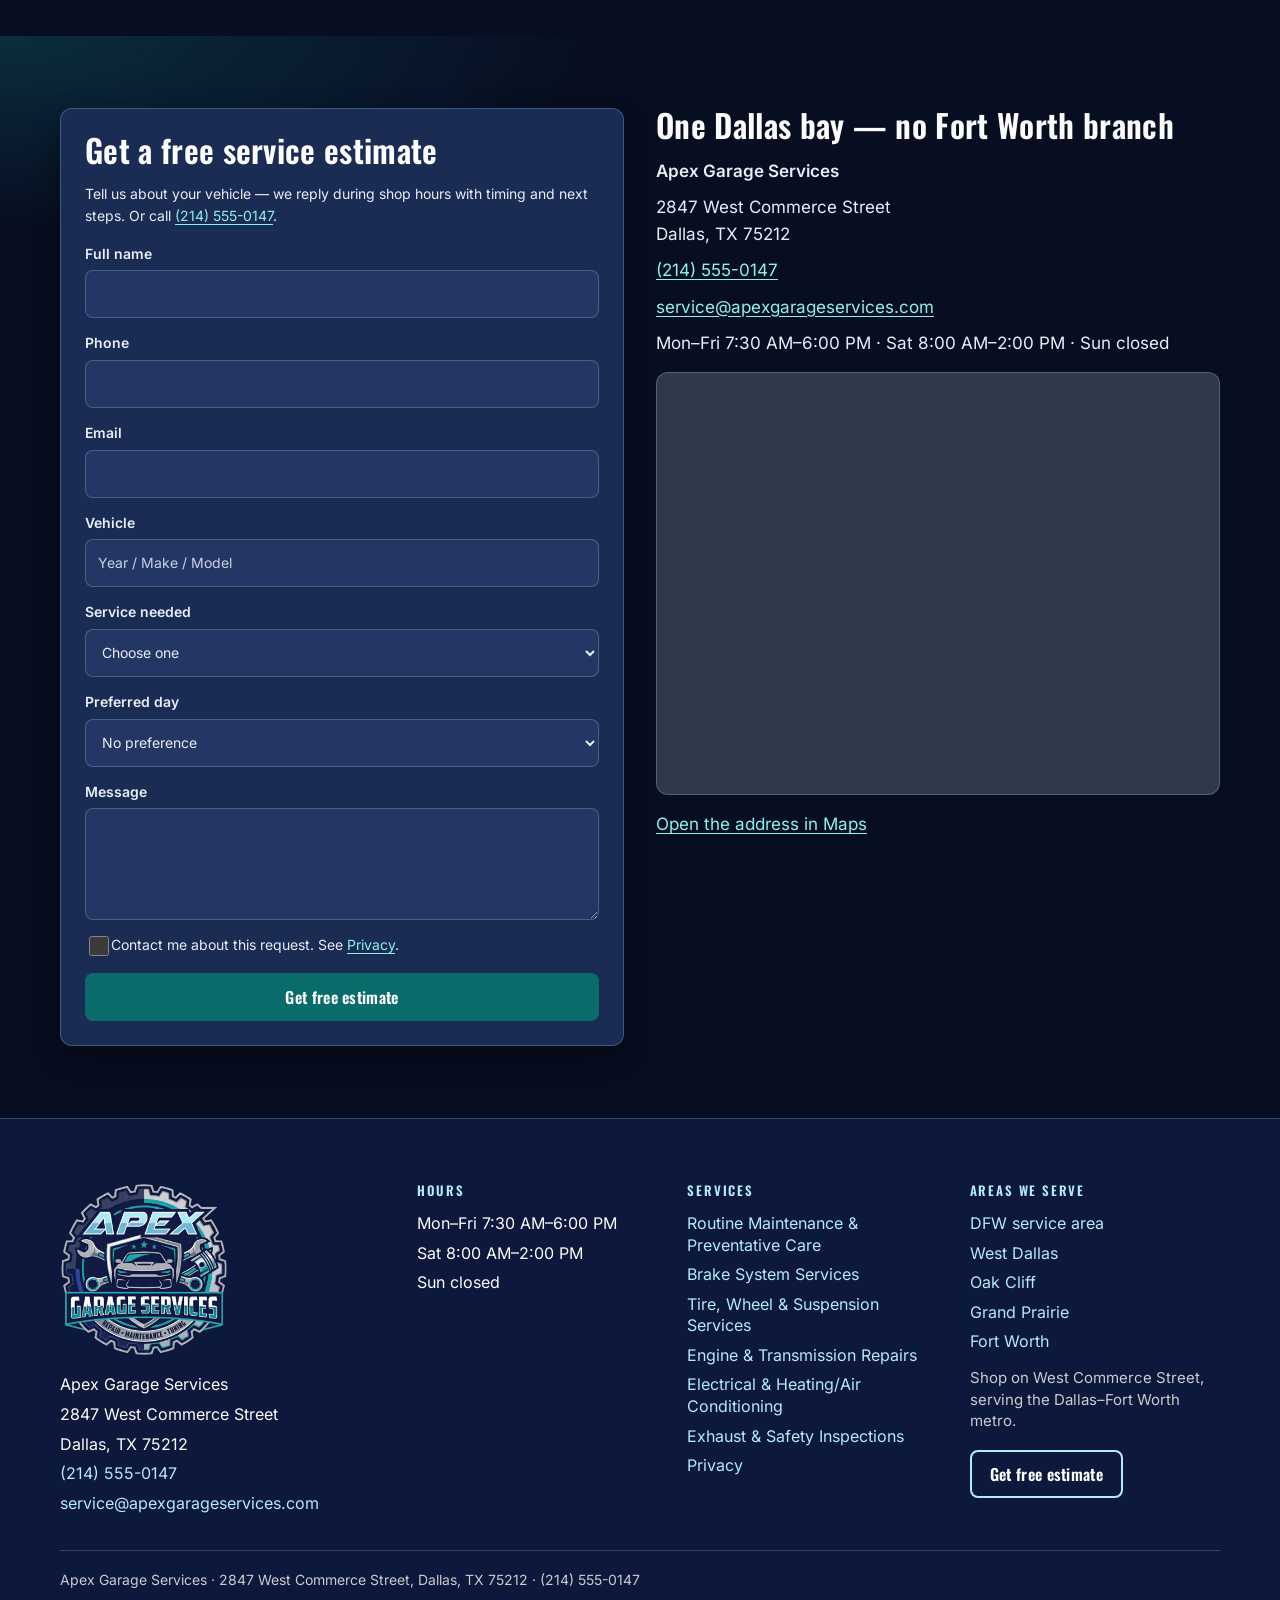
<file: locations/fort-worth/index.html>
<!DOCTYPE html>
<html lang="en">
<head>
<meta charset="utf-8">
<meta name="viewport" content="width=device-width, initial-scale=1">
<meta name="robots" content="noindex, nofollow">
<title>Auto Repair for Fort Worth Drivers | Written Estimates | Apex Garage Services</title>
<meta name="description" content="Auto repair for Fort Worth drivers who want a written estimate first. Maintenance, brakes, tires, engine work, electrical, and inspections at our Dallas West Commerce bay. Call (214) 555-0147.">
<link rel="canonical" href="https://apex-garage-services.vercel.app/locations/fort-worth/">
<meta property="og:title" content="Auto Repair for Fort Worth Drivers | Written Estimates | Apex Garage Services">
<meta property="og:description" content="Auto repair for Fort Worth drivers who want a written estimate first. Maintenance, brakes, tires, engine work, electrical, and inspections at our Dallas West Commerce bay. Call (214) 555-0147.">
<meta property="og:type" content="website">
<meta property="og:url" content="https://apex-garage-services.vercel.app/locations/fort-worth/">
<meta property="og:image" content="https://apex-garage-services.vercel.app/assets/img/og-default.jpg">
<meta name="twitter:card" content="summary_large_image">
<meta name="twitter:title" content="Auto Repair for Fort Worth Drivers | Written Estimates | Apex Garage Services">
<meta name="twitter:description" content="Auto repair for Fort Worth drivers who want a written estimate first. Maintenance, brakes, tires, engine work, electrical, and inspections at our Dallas West Commerce bay. Call (214) 555-0147.">
<meta name="twitter:image" content="https://apex-garage-services.vercel.app/assets/img/og-default.jpg">
<meta name="theme-color" content="#0C183C">
<link rel="icon" href="../../favicon.png" type="image/png">
<link rel="preload" href="../../assets/fonts/oswald-latin.woff2" as="font" type="font/woff2" crossorigin>
<style id="apex-css">@keyframes hero-drift{0%{transform:scale(1.07)}to{transform:scale(1)}}@keyframes rise-in{0%{opacity:0;transform:translateY(16px)}to{opacity:1;transform:none}}@keyframes pin-pulse{0%{transform:scale(.7);opacity:.9}to{transform:scale(1.5);opacity:0}}@font-face{font-family:Inter;font-style:normal;font-weight:400 600;font-display:swap;src:url(/assets/fonts/inter-latin.woff2)format("woff2");unicode-range:U+0000-00FF,U+0131,U+0152-0153,U+02BB-02BC,U+02C6,U+02DA,U+02DC,U+0304,U+0308,U+0329,U+2000-206F,U+20AC,U+2122,U+2191,U+2193,U+2212,U+2215,U+FEFF,U+FFFD}@font-face{font-family:Oswald;font-style:normal;font-weight:500 600;font-display:swap;src:url(/assets/fonts/oswald-latin.woff2)format("woff2");unicode-range:U+0000-00FF,U+0131,U+0152-0153,U+02BB-02BC,U+02C6,U+02DA,U+02DC,U+0304,U+0308,U+0329,U+2000-206F,U+20AC,U+2122,U+2191,U+2193,U+2212,U+2215,U+FEFF,U+FFFD}:root{--apex-navy:#0c183c;--apex-slate:#30394a;--apex-cyan:#b5eaf8;--apex-teal:#189c9c;--apex-teal-deep:#0c8490;--apex-teal-text:#8cf3ec;--apex-teal-text-hover:#d8fbff;--apex-teal-btn:#0a6b6b;--apex-teal-btn-hover:#084f52;--apex-silver:#acb1b7;--apex-silver-light:#cccccc;--apex-white:#fcfcfc;--apex-ground:#070e22;--apex-surface:#1b2c54;--apex-surface-2:#243664;--apex-line:rgba(181, 234, 248, 0.24);--apex-ink:#e8eef6;--apex-muted:#c9d3e2;--apex-navy-hover:#08122c;--apex-danger:#ffb7c3;--shadow:0 12px 28px rgba(0, 0, 0, 0.4);--radius-card:12px;--radius-ctl:8px;--max:1160px;--header:76px;--ease-out:cubic-bezier(0.2, 0.7, 0.2, 1);--motion-hover:220ms;--motion-reveal:520ms;--motion-menu:200ms}*,::after,::before{box-sizing:border-box}body,html{overflow-x:clip}html{scroll-behavior:smooth;color-scheme:dark}body{margin:0;background:var(--apex-ground);color:var(--apex-ink);font-family:Inter,system-ui,-apple-system,"Segoe UI",sans-serif;font-size:17px;line-height:1.55}img{max-width:100%;display:block}a{text-underline-offset:.18em}.bay-show .lane.is-on .lane-main strong,.site-nav a[aria-current=page],.site-nav a[aria-current=true],a,a:visited{color:var(--apex-teal-text)}.card h2 a:hover,.card h3 a:hover,a:hover{color:var(--apex-teal-text-hover)}.btn,.eyebrow,.menu-btn,.site-nav a,h1,h2,h3{font-family:Oswald,"Arial Narrow",Impact,sans-serif}.skip,h1,h2,h3{color:var(--apex-white)}h1,h2,h3{margin:0 0 16px;font-weight:600;letter-spacing:.01em;line-height:1.08}h1{font-size:clamp(36px,5vw,56px);max-width:16ch}h2{font-size:clamp(28px,3vw,32px)}h3{font-size:22px}p{margin:0 0 16px}.skip{position:absolute;left:16px;top:-40px;z-index:20;background:var(--apex-surface);padding:8px 12px}.skip:focus{top:8px}:focus-visible{outline:2px solid var(--apex-cyan);outline-offset:3px}.wrap{width:min(var(--max),calc(100% - 32px));margin-inline:auto}.site-header{position:sticky;top:0;z-index:30;height:var(--header);background:var(--apex-ground);border-bottom:1px solid var(--apex-line)}.header-bar,.logo{display:flex;align-items:center}.header-bar{height:100%;gap:24px}.logo{flex:none;gap:10px;color:var(--apex-white);text-decoration:none}.logo img{width:56px;height:56px;object-fit:contain}.logo-text{display:flex;flex-direction:column;gap:3px;line-height:1;font-family:Oswald,"Arial Narrow",Impact,sans-serif;font-weight:600}.logo-text span:first-child{font-size:22px;letter-spacing:.08em;text-transform:uppercase}.logo-text span:last-child{font-size:12px;letter-spacing:.12em;text-transform:uppercase;color:var(--apex-teal-text)}.site-nav{display:flex;align-items:center;gap:8px;margin-left:auto}.site-nav a{color:var(--apex-white);text-decoration:none;font-size:16px;letter-spacing:.03em;padding:10px 12px;border-radius:var(--radius-ctl)}.site-nav a:hover{background:var(--apex-surface-2);color:var(--apex-white)}.nav-drop{position:relative}.nav-drop>a{display:inline-flex;align-items:center;gap:6px}.nav-drop>a::after{content:"";width:0;height:0;border-left:4px solid transparent;border-right:4px solid transparent;border-top:5px solid currentColor}.nav-menu{display:flex;flex-direction:column;gap:4px;position:absolute;top:calc(100% + 4px);left:0;z-index:5;width:max-content;min-width:260px;max-width:min(26rem,calc(100vw - 24px));padding:8px;background:var(--apex-surface);border:1px solid var(--apex-line);border-radius:var(--radius-card);box-shadow:var(--shadow);visibility:hidden;opacity:0;transform:translateY(4px);pointer-events:none}.nav-menu::before{content:"";position:absolute;left:0;right:0;top:-12px;height:12px}.nav-drop:focus-within .nav-menu,.nav-drop:hover .nav-menu,.nav-drop[data-open=true] .nav-menu{visibility:visible;opacity:1;transform:none;pointer-events:auto;transition:opacity var(--motion-menu) var(--ease-out),transform var(--motion-menu) var(--ease-out)}.nav-menu a{display:flex;padding:10px 18px;line-height:1.25;letter-spacing:.02em;white-space:normal}.header-actions{display:flex;align-items:center;gap:12px}.call,.nav-menu a{min-height:44px;align-items:center}.call{color:var(--apex-teal-text);font-weight:600;text-decoration:none;display:inline-flex}.btn,.menu-btn{min-height:48px;border-radius:var(--radius-ctl);color:var(--apex-white);font-size:16px}.menu-btn{display:none;min-width:48px;border:1px solid var(--apex-line);background:var(--apex-surface);letter-spacing:.04em}.btn{position:relative;isolation:isolate;display:inline-flex;align-items:center;justify-content:center;padding:0 18px;border:0;font-weight:600;letter-spacing:.02em;text-decoration:none;cursor:pointer}.btn-teal:hover,.btn:hover{background:var(--apex-teal-btn-hover);color:var(--apex-white)}.btn,.btn-teal{background:var(--apex-teal-btn)}.btn-ghost{background:0 0;color:var(--apex-cyan);border:2px solid var(--apex-cyan)}.btn-ghost:hover{background:rgba(181,234,248,.12);color:var(--apex-cyan)}.hero{display:grid;min-height:min(88vh,780px);background:var(--apex-navy);overflow:visible}.cards>*,.footer-grid>*,.gallery>*,.hero>*,.split>*,.steps>*{min-width:0}.hero-media{grid-area:1/1;min-height:100%;background:var(--apex-slate);overflow:hidden}.hero-shade{grid-area:1/1;z-index:1;background:linear-gradient(90deg,rgba(7,14,34,.92)0,rgba(7,14,34,.88) 40%,rgba(7,14,34,.28) 58%,rgba(7,14,34,0) 72%);pointer-events:none}.hero-media img{width:100%;height:100%;object-fit:cover}.hero-copy{grid-area:1/1;z-index:2;display:flex;flex-direction:column;justify-content:center;width:min(var(--max),calc(100% - 32px));margin-inline:auto;padding:56px 0 148px;background:0 0;color:var(--apex-white)}.hero-copy h1{font-size:clamp(2.75rem,4vw + 1rem,5rem);max-width:none;letter-spacing:.04em;line-height:1.24}.hero-copy h1 span{display:block}.hero-actions{display:flex;flex-wrap:wrap;align-items:center;gap:12px 20px;margin:4px 0 12px}.hero-actions .btn{margin:0}.hero-call{color:var(--apex-white);font-weight:600;text-decoration:none;min-height:48px;display:inline-flex;align-items:center}.hero-call:hover,.scroll-cue{color:var(--apex-cyan)}.scroll-cue{margin:12px 0 0;font-family:Oswald,"Arial Narrow",Impact,sans-serif;font-size:13px;letter-spacing:.18em;text-transform:uppercase}.chips a,.promise-card{background:var(--apex-surface)}.promise-card{grid-area:1/1;z-index:3;align-self:end;width:min(var(--max),calc(100% - 32px));margin:0 auto -36px;padding:18px 22px;color:var(--apex-ink);border:1px solid var(--apex-line);border-radius:var(--radius-card);box-shadow:var(--shadow)}.promise-card .trust li{padding-top:0;border-top:0;color:var(--apex-muted)}.promise-card .trust strong{color:var(--apex-white)}.area-band{padding:52px 0 16px;background:var(--apex-ground)}.area-band p{margin-block:0}.chips,.cta-band .wrap{display:flex;flex-wrap:wrap}.chips{gap:10px;margin:0;padding:0;list-style:none}.chips a{display:inline-flex;align-items:center;min-height:44px;padding:0 16px;border:1.5px solid var(--apex-teal);border-radius:999px;color:var(--apex-teal-text);font-weight:600;text-decoration:none}.chips a:hover{background:var(--apex-surface-2);color:var(--apex-teal-text-hover)}.cta-band{padding:36px 0}.cta-band .wrap{align-items:center;justify-content:space-between;gap:16px 24px}.cta-band h2{margin:0}#estimate{scroll-margin-top:calc(var(--header) + 8px)}.band .step h3,.band>.wrap>.section-head h2,.cta-band .btn,.cta-band h2,.hero-copy h1,.trust strong{color:var(--apex-white)}.band-navy{background:var(--apex-navy)}.band .step span{font-size:clamp(42px,5vw,68px);line-height:.85;margin-bottom:12px;color:transparent;-webkit-text-stroke:1.5px var(--apex-teal-text)}.band .step{color:var(--apex-ink);background:#3a4560;border-color:rgba(181,234,248,.28)}.eyebrow{margin:0 0 12px;color:var(--apex-teal-text);font-size:14px;letter-spacing:.14em;text-transform:uppercase}.hero-copy .eyebrow{color:var(--apex-cyan)}.lede{font-size:18px;max-width:38ch}.hero-copy .btn{align-self:flex-start;margin:8px 0 24px}.trust{display:grid;grid-template-columns:repeat(3,1fr);gap:12px;margin:0;padding:0;list-style:none}.trust li{margin:0;padding-top:12px;border-top:1px solid rgba(252,252,252,.28);color:var(--apex-silver-light);font-size:16px}.trust strong{display:block;font-size:16px}.section{padding:72px 0}.section-head{max-width:640px;margin-bottom:32px}.cards{display:grid;grid-template-columns:repeat(3,1fr);gap:24px}.lane-list{display:grid;grid-template-columns:1fr 1fr;gap:12px;margin:0;padding:0;list-style:none}.lane{display:flex;flex-direction:column;align-items:flex-start;gap:12px;position:relative;isolation:isolate;min-height:100%;padding:18px 18px 16px;background:var(--apex-surface);border:1px solid var(--apex-line);border-radius:var(--radius-card);box-shadow:var(--shadow);--spot-x:50%;--spot-y:20%}.lane::after,.lane::before{content:"";position:absolute;pointer-events:none}.lane::before{inset:0;border-radius:inherit;background:radial-gradient(240px circle at var(--spot-x) var(--spot-y),rgba(140,243,236,.22),transparent 70%);opacity:0}.lane::after{left:16px;right:16px;top:0;height:1px;background:linear-gradient(90deg,transparent,var(--apex-teal-text),transparent);opacity:0;transform:scaleX(.4);transform-origin:center}.lane:focus-within{border-color:rgba(140,243,236,.55)}.lane-est,.lane-main{position:relative;z-index:1}.lane-main{text-decoration:none}.lane-main strong{display:block;margin-bottom:6px;font-family:Oswald,"Arial Narrow",Impact,sans-serif;font-weight:600;font-size:22px;letter-spacing:.02em;line-height:1.2}.lane-main span{display:block;color:var(--apex-muted);font-size:16px;line-height:1.45}.lane-main,.lane-main:hover{color:var(--apex-white)}.lane-est{display:inline-flex;align-items:center;gap:6px;font-weight:600}.lane-est::after{content:"";width:7px;height:7px;border-top:1.5px solid currentColor;border-right:1.5px solid currentColor;transform:rotate(45deg)}@media (max-width:800px){.lane-list{grid-template-columns:1fr}}.card,.card>a{position:relative}.card{display:flex;flex-direction:column;isolation:isolate;background:var(--apex-surface);border:1px solid var(--apex-line);border-radius:var(--radius-card);box-shadow:var(--shadow);overflow:visible}.card>a{display:block;aspect-ratio:3/2;overflow:hidden;border-radius:calc(var(--radius-card) - 1px) calc(var(--radius-card) - 1px)0 0}.card img{position:absolute;inset:0;width:100%;height:100%;object-fit:cover}.card h2{margin:0;font-size:22px}.card h2 a,.card h3 a{color:inherit;text-decoration:none}.logo picture,.site-footer picture{display:contents}.card>a picture,.card>picture,.frame picture,.hero-media picture{display:block;height:100%}.lead-form button:disabled{opacity:.65;cursor:wait}.form-status{margin:0 0 12px}.card-body{padding:20px 20px 24px;display:flex;flex-direction:column;gap:8px;flex:1}.card-body p{flex:1}.icon{width:36px;height:36px;color:var(--apex-teal)}.faq,.gallery .stack,.quotes,.steps{display:grid;gap:16px}.steps{grid-template-columns:repeat(3,1fr)}.faq details,.note,.quote,.step{background:var(--apex-surface);border:1px solid var(--apex-line);border-radius:var(--radius-card);padding:20px}.step span{display:block;margin-bottom:8px;color:var(--apex-teal-text);font-family:Oswald,"Arial Narrow",sans-serif;font-size:20px}.band{background:var(--apex-slate);color:var(--apex-white)}.band a,.site-footer a{color:var(--apex-cyan)}.split{display:grid;grid-template-columns:1fr 1fr;gap:32px;align-items:start}.frame{border-radius:var(--radius-card);overflow:hidden;min-height:240px;background:var(--apex-slate)}.frame img{width:100%;height:100%;object-fit:cover;min-height:240px}.nap{margin:0;padding:0;list-style:none}.nap li{margin:0 0 10px}.lead-form{background:var(--apex-surface);border:1px solid var(--apex-line);border-radius:var(--radius-card);box-shadow:var(--shadow);padding:24px}.form-grid,label{display:grid;gap:14px}label{gap:6px;font-size:14px;font-weight:600}input,select,textarea{width:100%;min-height:48px;padding:10px 12px;border:1px solid var(--apex-line);border-radius:var(--radius-ctl);background:var(--apex-surface-2);color:var(--apex-ink);font:inherit;font-weight:400}textarea{min-height:112px;resize:vertical}input:focus,select:focus,textarea:focus{outline:2px solid var(--apex-cyan);outline-offset:1px;border-color:var(--apex-teal)}.check{grid-template-columns:20px 1fr;align-items:start;font-weight:400}.check input{width:20px;min-height:20px;margin-top:2px;accent-color:var(--apex-teal)}.hp{position:absolute;left:-9999px;height:0;overflow:hidden}.field-error{margin:0;color:var(--apex-danger);font-size:14px;font-weight:600}::placeholder{color:var(--apex-muted);opacity:1}::selection{background:var(--apex-cyan);color:var(--apex-navy)}input:-webkit-autofill,select:-webkit-autofill,textarea:-webkit-autofill{-webkit-text-fill-color:var(--apex-ink);caret-color:var(--apex-ink);box-shadow:0 0 0 1000px var(--apex-surface-2) inset}.is-invalid{border-color:var(--apex-danger)}.help{margin:0 0 16px;font-size:14px}.site-footer{background:var(--apex-navy);color:var(--apex-white);padding:64px 0 32px;border-top:1px solid var(--apex-line)}.footer-grid{display:grid;grid-template-columns:minmax(220px,1.3fr) minmax(190px,.95fr) minmax(200px,1fr) minmax(200px,1fr);gap:36px 32px;align-items:start}.lockup{width:168px;height:auto}.fine{margin-top:36px;padding-top:18px;border-top:1px solid rgba(252,252,252,.18);color:var(--apex-silver-light);font-size:14px}.mobile-bar{display:none}.page-hero{padding:56px 0 8px}.page-hero h1{max-width:18ch;font-size:clamp(2.25rem,3vw + 1rem,3.4rem)}.prose{max-width:68ch}.breadcrumbs ol,.related{display:flex;flex-wrap:wrap;gap:12px}.gallery{display:grid;grid-template-columns:1.4fr 1fr;gap:16px}details summary{cursor:pointer;font-weight:600;color:var(--apex-white)}details p{margin:12px 0 0}@media (max-width:900px){.cards,.footer-grid,.gallery,.split,.steps,.trust{grid-template-columns:1fr}.section{padding:48px 0}.nav-drop,.nav-menu,.site-nav{flex-direction:column;align-items:stretch}.site-nav{display:none;position:absolute;top:var(--header);left:0;right:0;gap:0;padding:8px 16px 16px;background:var(--apex-surface);border-bottom:1px solid var(--apex-line)}.site-nav[data-open=true]{display:flex}.nav-drop,.nav-menu{display:flex}.nav-menu{position:static;width:auto;min-width:0;margin:4px 0 8px;padding:6px;gap:4px;border:1px solid var(--apex-line);border-radius:var(--radius-ctl);box-shadow:none;background:var(--apex-ground);visibility:visible;opacity:1;transform:none;pointer-events:auto}.nav-menu a{white-space:normal}.menu-btn{display:inline-flex;align-items:center;justify-content:center}.logo img{width:44px;height:44px}.logo-text span:first-child{font-size:18px}.logo-text span:last-child{font-size:10px}.header-actions .btn,.header-actions .call{display:none}.mobile-bar{display:grid;grid-template-columns:1fr 1fr;gap:8px;position:fixed;left:0;right:0;bottom:0;z-index:40;padding:8px 12px calc(8px + env(safe-area-inset-bottom));background:var(--apex-surface);border-top:1px solid var(--apex-line)}html{scroll-padding-bottom:112px}body{padding-bottom:112px}#estimate,.lead-form,.lead-form button,.lead-form input,.lead-form select,.lead-form textarea{scroll-margin-bottom:112px}}@media (prefers-reduced-motion:reduce){html{scroll-behavior:auto}*,::after,::before{animation:none!important;transition:none!important}[data-reveal],[data-reveal].is-pending,[data-reveal].is-shown{opacity:1!important;transform:none!important}.nav-drop:focus-within .nav-menu,.nav-drop:hover .nav-menu,.nav-drop[data-open=true] .nav-menu{opacity:1!important;visibility:visible!important;transform:none!important}}.trust-line{margin:0 0 20px;color:var(--apex-cyan);font-size:16px;max-width:36ch}.breadcrumbs{padding:16px 0 0;font-size:14px}.breadcrumbs ol{gap:8px;margin:0;padding:0;list-style:none;color:var(--apex-muted)}.breadcrumbs li:not(:last-child)::after{content:"/";margin-left:8px;color:var(--apex-silver)}.breadcrumbs a{color:var(--apex-teal-text);text-decoration:none}.breadcrumbs a:hover,.site-footer a:hover{text-decoration:underline}.map-embed{margin:16px 0;border-radius:var(--radius-card);overflow:hidden;border:1px solid var(--apex-line);background:var(--apex-slate);aspect-ratio:4/3}.map-embed iframe{display:block;width:100%;height:100%;border:0}.neighborhoods{display:grid;gap:28px;max-width:72ch}.neighborhood h2{margin-bottom:10px}.bio-slots,.cert-slots{display:grid;gap:12px;margin:0 0 24px;padding:0}.cert-slots{list-style:disc;padding-left:1.2em}#google-reviews .prose,.bio-slot{padding:16px;border:1px dashed var(--apex-line);border-radius:var(--radius-card);background:var(--apex-surface)}.bio-slot h3{margin-bottom:8px;font-size:18px}.area-links a{white-space:nowrap}.mobile-bar.is-hidden{transform:translateY(110%);pointer-events:none}.mobile-bar{transition:transform .2s ease}.mobile-bar .btn{width:100%}@media (max-width:900px){.hero{display:flex;flex-direction:column;min-height:0}.hero-shade{display:none}.hero-media{position:relative;height:26vh;min-height:160px;max-height:220px}.hero-media img,.hero-media picture{max-height:none;height:100%;aspect-ratio:auto}.hero-copy{width:auto;margin:0;padding:22px 20px 16px;background:var(--apex-navy)}.hero-copy h1{font-size:clamp(1.85rem,7.2vw,2.5rem);max-width:none;letter-spacing:.03em;line-height:1.12}.hero-copy .lede{font-size:16.5px}.promise-card{position:relative;width:min(var(--max),calc(100% - 32px));margin:16px auto 0}.area-band{padding-top:28px}.scroll-cue{display:none}.trust-line{margin-bottom:12px}}@media (max-width:900px) and (max-height:700px){.hero-media{height:22vh;min-height:140px;max-height:180px}.hero-copy{padding-top:16px;padding-bottom:8px}}.site-footer h2{margin:0 0 14px;color:var(--apex-cyan);font-size:13px;font-weight:600;letter-spacing:.14em;text-transform:uppercase;line-height:1.2}.footer-list{display:grid;gap:8px;margin:0;padding:0;list-style:none}.footer-brand .footer-list{margin-top:18px}.site-footer .footer-list li{margin:0;color:var(--apex-white);font-size:16px;line-height:1.35}.site-footer a{text-decoration:none}.footer-note{margin:14px 0 0;color:var(--apex-silver-light);font-size:15px;line-height:1.45;max-width:32ch}.site-footer .btn{margin-top:18px;color:var(--apex-white)}.site-footer .btn:hover{text-decoration:none;color:var(--apex-white)}@media (max-width:1100px){.footer-grid{grid-template-columns:1fr 1fr}}@media (max-width:900px){.footer-grid{grid-template-columns:1fr}}#estimate{background:radial-gradient(820px 260px at 0% 0%,rgba(24,156,156,.22),transparent 72%),var(--apex-ground)}.reviews-hero{background:var(--apex-navy);padding:72px 0}.reviews-hero,.reviews-hero .lede,.reviews-hero h1{color:var(--apex-white)}.reviews-hero .eyebrow{color:var(--apex-cyan)}.reviews-hero .lede{max-width:40ch}#google-reviews{padding-top:0}#google-reviews .prose{border:1px solid var(--apex-line);box-shadow:var(--shadow);padding:32px 28px;margin-top:-36px}.nav-drop>a,.site-nav>a,details summary{position:relative}.nav-drop>a::before,.site-nav>a::before,details summary::after{content:"";position:absolute;left:12px;right:12px;bottom:4px;height:2px;background:var(--apex-teal);transform:scaleX(0);transform-origin:left center;pointer-events:none}.btn::before,.card::after{content:"";position:absolute;inset:0;border-radius:inherit;pointer-events:none;opacity:0}.btn::before{z-index:-1;box-shadow:0 8px 18px rgba(12,24,60,.18)}.card::after{z-index:-1;box-shadow:0 16px 32px rgba(12,24,60,.16)}details summary::after{left:0;right:0;bottom:0}.card>a:focus-visible{outline-offset:-4px}@media (hover:hover) and (pointer:fine){.btn,.card,.chips a{transition:transform var(--motion-hover) var(--ease-out)}.btn::before,.card::after,.lane-est::after,.lane::after,.lane::before,.nav-drop>a::before,.site-nav>a::before,details summary::after{transition:opacity var(--motion-hover) var(--ease-out),transform var(--motion-hover) var(--ease-out)}.card>a img{transition:transform 300ms var(--ease-out)}.chips a:hover{transform:translateY(-2px)}.btn:hover:not(:disabled){transform:translateY(-2px)}.btn:hover:not(:disabled)::before,.card:hover:not(.is-pending)::after{opacity:1}.btn-ghost:hover:not(:disabled){transform:translateY(-1px)}.btn:disabled,.btn:disabled:hover,.mobile-bar .btn,.mobile-bar .btn:hover{transform:none}.btn:disabled::before,.mobile-bar .btn::before{opacity:0}.nav-drop>a:hover::before,.site-nav>a:hover::before,details summary:hover::after{transform:scaleX(1)}.card:hover:not(.is-pending){transform:translateY(-4px)}.card:hover:not(.is-pending)>a img{transform:scale(1.025)}html.js-motion .card[data-reveal].is-shown:hover{transform:translateY(-4px);transition:transform var(--motion-hover) var(--ease-out),opacity var(--motion-reveal) var(--ease-out)}.lane{transition:transform var(--motion-hover) var(--ease-out),border-color var(--motion-hover) var(--ease-out)}.lane:focus-within:not(.is-pending),.lane:hover:not(.is-pending){transform:translateY(-6px);border-color:rgba(140,243,236,.55)}.lane:focus-within::after,.lane:focus-within::before,.lane:hover::after,.lane:hover::before{opacity:1}.lane:focus-within::after,.lane:hover::after{transform:scaleX(1)}.lane:focus-within .lane-est::after,.lane:hover .lane-est::after{transform:rotate(45deg) translate(2px,-2px)}html.js-motion .lane[data-reveal].is-shown:focus-within,html.js-motion .lane[data-reveal].is-shown:hover{transform:translateY(-6px);transition:transform var(--motion-hover) var(--ease-out),border-color var(--motion-hover) var(--ease-out),opacity var(--motion-reveal) var(--ease-out)}.frame img{transition:transform 420ms var(--ease-out)}.frame:hover img{transform:scale(1.035)}}@media (prefers-reduced-motion:no-preference){.hero-media img{transform-origin:68% 42%;animation:hero-drift 18s var(--ease-out) both}.hero-copy .eyebrow,.page-hero .wrap>*,.promise-card .trust li{animation:rise-in 520ms var(--ease-out) backwards}.hero-copy h1 span:nth-child(1),.page-hero .wrap>:nth-child(2){animation-delay:80ms}.page-hero .wrap>:nth-child(3){animation-delay:150ms}.hero-copy h1 span{animation:rise-in 560ms var(--ease-out) backwards}.hero-copy h1 span:nth-child(2){animation-delay:170ms}.hero-copy h1 span:nth-child(3){animation-delay:260ms}.hero-copy .lede{animation:rise-in 520ms var(--ease-out) 340ms backwards}.hero-actions{animation:rise-in 520ms var(--ease-out) 420ms backwards}.trust-line{animation:rise-in 520ms var(--ease-out) 500ms backwards}.scroll-cue{animation:rise-in 520ms var(--ease-out) 580ms backwards}.promise-card .trust li:nth-child(2){animation-delay:90ms}.promise-card .trust li:nth-child(3){animation-delay:170ms}.area-band p{animation:rise-in 520ms var(--ease-out) 180ms backwards}}html.js-motion [data-reveal].is-pending{opacity:0;transform:translateY(16px);transition:none}html.js-motion [data-reveal].is-shown{opacity:1;transform:none;transition:opacity var(--motion-reveal) var(--ease-out) var(--reveal-delay, 0ms),transform var(--motion-reveal) var(--ease-out) var(--reveal-delay, 0ms)}html.js-motion .lane[data-reveal].is-pending{transform:translateY(22px) scale(.98)}@media (max-width:900px){html.js-motion [data-reveal-group]>[data-reveal]{transition-delay:0ms!important}html.js-motion .lane-list>[data-reveal]{transition-delay:var(--reveal-delay, 0ms)!important}.nav-menu{visibility:visible;opacity:1;transform:none;pointer-events:auto}}#on-the-car{scroll-margin-top:calc(var(--header) + 8px)}.bay{display:grid;grid-template-columns:minmax(0,1fr) minmax(300px,460px);gap:28px;align-items:start}.bay-stage{position:sticky;top:calc(var(--header) + 12px);z-index:2}.bay-viewport{position:relative;overflow:hidden;aspect-ratio:16/9;border:1px solid var(--apex-line);border-radius:var(--radius-card);background:#15233f}.spin{position:absolute;inset:0;user-select:none}.spin:focus-visible{outline:2px solid var(--apex-teal-text);outline-offset:-3px}.spin-frame{position:absolute;inset:0;width:100%;height:100%;object-fit:cover;opacity:0;pointer-events:none;transition:opacity 420ms cubic-bezier(.4,0,.2,1)}.spin-frame.is-on{opacity:1}.callout b,.pin{border-radius:50%}.pin{position:absolute;left:68%;top:63%;width:14px;height:14px;background:#8cf3ec;transform:translate(-50%,-50%);pointer-events:none;transition:opacity 320ms var(--ease-out)}.spin.is-turning .pin{opacity:0}.pin::after,.pin::before{content:"";position:absolute}.pin::before{left:50%;bottom:100%;width:2px;height:28px;background:#8cf3ec;transform:translateX(-50%)}.pin::after{inset:-8px;border:2px solid rgba(140,243,236,.7);border-radius:50%;animation:pin-pulse 1.6s var(--ease-out) infinite}.bay-status{margin:14px 0 0;min-height:3.4em}.bay-where{display:block;color:var(--apex-white);font-family:Oswald,"Arial Narrow",Impact,sans-serif;font-size:22px;font-weight:600;letter-spacing:.03em;line-height:1.15}.bay-name{display:block;margin-top:4px;color:var(--apex-cyan);font-size:15px}.svc-group{margin:0 0 22px;scroll-margin-top:calc(var(--header) + 12px)}.svc span,.svc strong,.svc-title span{display:block}.page-hero .svc-lede{max-width:48ch}.svc-group h3{margin:0 0 10px;color:var(--apex-cyan);font-size:18px;letter-spacing:.02em;line-height:1.25;text-transform:none}.cutaway img,.svc{width:100%;display:block}.svc{margin:0 0 6px;padding:10px 12px;border:1px solid transparent;border-radius:var(--radius-ctl);background:0 0;color:inherit;font:inherit;text-align:left;cursor:pointer}.svc strong{color:var(--apex-white);font-family:Oswald,"Arial Narrow",Impact,sans-serif;font-size:17px;font-weight:600;letter-spacing:.02em}.svc span{margin-top:2px;color:var(--apex-muted);font-size:14.5px;line-height:1.4}.svc:hover,.svc[aria-pressed=true]{background:var(--apex-surface-2);border-color:var(--apex-line);box-shadow:inset 3px 0 0 var(--apex-teal)}.bay-cta{margin:8px 0 0}@media (max-width:900px){.bay{grid-template-columns:1fr}.bay-stage{order:-1;position:sticky;top:calc(var(--header) + 4px);padding-bottom:8px;background:var(--apex-ground)}}.bay-show{display:flex;flex-direction:column;gap:22px}.bay-show .bay-stage{position:relative;top:auto;order:0;width:100%;padding:0;background:0 0}.bay-show .bay-viewport{aspect-ratio:auto;min-height:0;border-radius:20px;background:#152240;box-shadow:0 28px 70px rgba(0,0,0,.45)}.bay-show .spin-stage{position:relative;aspect-ratio:16/9;background:#152240}.bay-show .spin{inset:0;height:100%}.callout-lines,.cutaway{position:absolute;inset:0}.cutaway{z-index:2;margin:0;pointer-events:none;transition:opacity 320ms var(--ease-out)}.cutaway img{height:100%;object-fit:cover}.callout-lines{width:100%;height:100%;overflow:visible}.cline{stroke:rgba(181,234,248,.75);stroke-width:1.5px;vector-effect:non-scaling-stroke;fill:none}.cline.is-on{stroke:#8cf3ec;stroke-width:2px}.callout,.cdot{position:absolute}.cdot{z-index:3;width:10px;height:10px;margin:-5px 0 0-5px;border-radius:50%;background:#8cf3ec;box-shadow:0 0 0 4px rgba(140,243,236,.22)}.cdot.is-on{box-shadow:0 0 0 6px rgba(140,243,236,.38)}.callout{z-index:4;display:inline-flex;align-items:center;gap:8px;min-height:36px;margin:0;padding:4px 12px 4px 4px;border:1px solid transparent;border-radius:999px;background:#fff;color:#10203f;box-shadow:0 8px 18px rgba(0,0,0,.28);cursor:pointer;font-family:Oswald,"Arial Narrow",Impact,sans-serif;font-size:14px;font-weight:600;letter-spacing:.04em;line-height:1;text-transform:uppercase;pointer-events:auto}.callout b{display:grid;place-items:center;width:28px;height:28px;background:#149c9c;color:#fff;font-size:13px}.bay-show .callout{z-index:6;gap:0;padding:4px}.bay-show .callout>span{position:absolute;width:1px;height:1px;padding:0;margin:-1px;overflow:hidden;clip:rect(0,0,0,0);white-space:nowrap;border:0}.callout.is-on{border-color:#8cf3ec;box-shadow:0 0 0 3px rgba(140,243,236,.35),0 8px 18px rgba(0,0,0,.28)}.callout:focus-visible{outline:2px solid #10203f;outline-offset:3px}.bay-show .bay-status,.bay-show .pin{opacity:0}.bay-show .pin{width:16px;height:16px}.bay-show .pin::before{height:42px}.bay-show .bay-status,.bay-show .job-dock{position:absolute;margin:0;border-radius:14px}.bay-show .bay-status{z-index:3;pointer-events:none;left:16px;bottom:16px;min-height:0;max-width:min(420px,calc(100% - 32px));padding:14px 16px;border:1px solid var(--apex-line);background:rgba(7,14,34,.78)}.job-dock{gap:10px}.job-dock,.job-sets{display:grid}.bay-show .job-dock{z-index:4;width:min(380px,calc(100% - 20px));max-height:42%;padding:12px 16px 10px;overflow:auto;border:1px solid rgba(181,234,248,.22);background:rgba(7,14,34,.92);box-shadow:0 12px 28px rgba(0,0,0,.4);scrollbar-width:thin;scrollbar-color:rgba(181,234,248,.45) transparent;transition:opacity 320ms var(--ease-out)}.bay-show .job-dock::-webkit-scrollbar{width:8px}.bay-show .job-dock::-webkit-scrollbar-thumb{border-radius:8px;background:rgba(181,234,248,.45)}.bay-show .job-kicker{display:none}.bay-show .job-set{grid-template-columns:1fr}.bay-show .job-dock .svc{padding:6px 0}.bay-show .job-dock .svc strong{font-size:18px}.bay-show .job-dock .svc span{margin-top:3px;font-size:15px;line-height:1.4}.job-kicker{margin:0;color:var(--apex-cyan);font-family:Oswald,"Arial Narrow",Impact,sans-serif;font-size:13px;font-weight:600;letter-spacing:.14em;text-transform:uppercase}.job-set{display:grid;grid-template-columns:1fr 1fr;gap:8px;transition:opacity 400ms var(--ease-out),transform 400ms var(--ease-out)}.job-set.is-out,.job-set.is-shown{grid-area:1/1}.job-set.is-out{opacity:0;transform:translateY(10px);pointer-events:none}.job-set[hidden]{display:none}.bay-show .lane.svc-group,.job-set .svc{margin:0}.bay-show .pick-list{gap:14px}.bay-show .lane{align-items:stretch;padding:0;border-left-width:3px;border-left-color:rgba(181,234,248,.28);background:linear-gradient(180deg,rgba(181,234,248,.05),transparent 42%),var(--apex-surface);border-radius:18px}.bay-show .lane.is-on{border-color:rgba(140,243,236,.4);border-left-color:var(--apex-teal-text);background:linear-gradient(100deg,rgba(140,243,236,.12),transparent 48%),var(--apex-surface)}.bay-show .lane.is-on,.bay-show .lane:focus-within,.bay-show .lane:hover{border-left-color:var(--apex-teal-text)}.bay-show .lane::after{left:20px;right:20px;top:auto;bottom:0;width:auto;height:2px;opacity:1;transform:scaleX(0);transform-origin:left center;background:linear-gradient(90deg,var(--apex-teal-text),transparent 78%)}.bay-show .lane.is-on::after,.bay-show .lane:focus-within::after,.bay-show .lane:hover::after{transform:scaleX(1)}.bay-show .svc-lead,.bay-show .svc-lead:hover,.bay-show .svc-lead[aria-pressed=true]{display:grid;grid-template-columns:58px minmax(0,1fr);gap:10px 14px;align-items:start;width:100%;height:100%;margin:0;padding:22px 20px 20px;border:0;background:0 0;box-shadow:none;cursor:pointer}.pick-no{padding-top:2px;font-family:Oswald,"Arial Narrow",Impact,sans-serif;font-size:32px;font-weight:600;letter-spacing:.04em;line-height:1;color:#9bb6cc}.bay-show .lane.is-on .pick-no,.bay-show .lane.is-on .pick-where,.bay-show .lane:focus-within .pick-no,.bay-show .lane:focus-within .pick-where,.bay-show .lane:hover .pick-no,.bay-show .lane:hover .pick-where{color:var(--apex-teal-text)}.bay-show .pick-copy{display:block;min-width:0}.bay-show .pick-copy strong{margin-bottom:6px;font-size:22px;line-height:1.15}.bay-show .pick-copy>span{margin-top:0;font-size:16px;line-height:1.45}.pick-where{display:flex;align-items:center;gap:8px;margin-top:14px;color:var(--apex-muted);font-family:Oswald,"Arial Narrow",Impact,sans-serif;font-size:13px;font-style:normal;font-weight:600;letter-spacing:.14em;line-height:1;text-transform:uppercase}.pick-where::before{content:"";width:6px;height:6px;flex:0 0 6px;border-radius:50%;background:currentColor;box-shadow:0 0 0 3px rgba(140,243,236,.16)}@media (max-width:1000px){.bay-show .spin-stage{display:flex;flex-direction:column;aspect-ratio:auto;min-height:0;background:0 0}.bay-show .spin{position:relative;inset:auto;width:100%;height:auto;aspect-ratio:16/9;min-height:0}.bay-show .spin-frame{object-fit:contain;object-position:center bottom}.callout{font-size:11px;gap:0;padding:3px}.callout b{width:22px;height:22px;font-size:11px}.bay-show .bay-status{max-width:46%;padding:10px 12px}.bay-show .bay-name{font-size:13px}.bay-show .job-dock{padding:10px 12px 8px;border-radius:12px}.bay-show .job-dock .svc strong{font-size:16px}.bay-show .job-dock .svc span{font-size:14px}.job-set{grid-template-columns:1fr}.bay-show .bay-where{font-size:18px}.bay-show .svc-lead,.bay-show .svc-lead:hover,.bay-show .svc-lead[aria-pressed=true]{grid-template-columns:46px minmax(0,1fr);padding:18px 16px 16px}.pick-no{font-size:26px}.bay-show .pick-copy strong{font-size:20px}}</style>
<script type="application/ld+json">{"@context":"https://schema.org","@type":"AutoRepair","@id":"https://apex-garage-services.vercel.app/#business","name":"Apex Garage Services","url":"https://apex-garage-services.vercel.app/","image":"https://apex-garage-services.vercel.app/assets/img/og-default.jpg","telephone":"(214) 555-0147","email":"service@apexgarageservices.com","priceRange":"$$","address":{"@type":"PostalAddress","streetAddress":"2847 West Commerce Street","addressLocality":"Dallas","addressRegion":"TX","postalCode":"75212","addressCountry":"US"},"geo":{"@type":"GeoCoordinates","latitude":32.7767,"longitude":-96.851},"hasMap":"https://maps.google.com/?q=2847+West+Commerce+Street,+Dallas,+TX+75212","openingHoursSpecification":[{"@type":"OpeningHoursSpecification","dayOfWeek":["Monday","Tuesday","Wednesday","Thursday","Friday"],"opens":"07:30","closes":"18:00"},{"@type":"OpeningHoursSpecification","dayOfWeek":"Saturday","opens":"08:00","closes":"14:00"}],"areaServed":[{"@type":"City","name":"Dallas"},{"@type":"Place","name":"West Dallas"},{"@type":"Place","name":"Oak Cliff"},{"@type":"Place","name":"Grand Prairie"},{"@type":"City","name":"Fort Worth"}]}</script><script type="application/ld+json">{"@context":"https://schema.org","@type":"BreadcrumbList","itemListElement":[{"@type":"ListItem","position":1,"name":"Home","item":"https://apex-garage-services.vercel.app/"},{"@type":"ListItem","position":2,"name":"Dallas–Fort Worth","item":"https://apex-garage-services.vercel.app/dallas-tx/"},{"@type":"ListItem","position":3,"name":"Fort Worth","item":"https://apex-garage-services.vercel.app/locations/fort-worth/"}]}</script>

</head>
<body>
<a class="skip" href="#main">Skip to content</a>
<header class="site-header">
  <div class="wrap header-bar">
    <a class="logo" href="../../"><picture><source srcset="../../assets/logo-112.avif" type="image/avif"><source srcset="../../assets/logo-112.webp" type="image/webp"><img src="../../assets/logo-112.png" width="56" height="56" alt="Apex Garage Services"></picture><span class="logo-text"><span>Apex</span><span>Garage Services</span></span></a>
    <nav class="site-nav" id="site-nav" aria-label="Primary"><a href="../../">Home</a><div class="nav-drop"><a href="../../services/" aria-haspopup="true" aria-expanded="false">Services</a><div class="nav-menu"><a href="../../services/#routine">Routine Maintenance &amp; Preventative Care</a><a href="../../services/#brakes">Brake System Services</a><a href="../../services/#tires">Tire, Wheel &amp; Suspension Services</a><a href="../../services/#engine">Engine &amp; Transmission Repairs</a><a href="../../services/#electrical">Electrical &amp; Heating/Air Conditioning</a><a href="../../services/#exhaust">Exhaust &amp; Safety Inspections</a></div></div><a href="../../about/">About</a><a href="../../reviews/">Reviews</a><a href="../../contact/">Contact</a></nav>
    <div class="header-actions">
      <a class="call" href="tel:+12145550147">(214) 555-0147</a>
      <a class="btn" href="../../contact/?area=fort-worth">Get free estimate</a>
      <button class="menu-btn" type="button" aria-expanded="false" aria-controls="site-nav">Menu</button>
    </div>
  </div>
</header>
<main id="main">
<nav class="breadcrumbs wrap" aria-label="Breadcrumb"><ol><li><a href="../../">Home</a></li><li><a href="../../dallas-tx/">Dallas–Fort Worth</a></li><li><a href="./" aria-current="page">Fort Worth</a></li></ol></nav>
<section class="page-hero"><div class="wrap"><p class="eyebrow">Fort Worth · I-30 east to our Dallas bay</p><h1>Auto repair for Fort Worth drivers — written estimate first.</h1><p class="lede">Apex Garage Services sits on West Commerce Street in Dallas — a planned I-30 trip for Fort Worth drivers who want maintenance, brakes, tires, engine work, electrical, and inspections with a written estimate before parts are ordered.</p><p><a class="btn" href="../../contact/?area=fort-worth">Get a free estimate</a></p><p>Or call <a href="tel:+12145550147">(214) 555-0147</a>.</p></div></section>
<section class="section">
  <div class="wrap split">
    <div class="prose" data-reveal>
      <h2>When Fort Worth drivers choose a Dallas bay</h2>
      <p>We’re at <strong>2847 West Commerce Street, Dallas, TX 75212</strong>. We’re not a Fort Worth storefront. This page is for FW drivers (Near Southside, Cultural District, TCU area, Stockyards side, and east-side FW ZIPs) who already commute or run errands east on I-30 and want one bay that scopes the job in writing before it starts.</p>
      <p>Fort Worth drivers usually book us for multi-issue diagnostics after a long commute week, brakes and suspension that chatter on highway miles, overdue maintenance they’ve been putting off, batteries and charging faults, and an inspection or exhaust check when they want the job written down — not a mystery invoice.</p>
      <p>See how the shop runs on the <a href="../../about/">About page</a>, or check <a href="../../reviews/">Reviews</a>.</p>
    </div>
    <div class="frame"><picture><source type="image/avif" srcset="../../assets/img/loc-fw-hero-480.avif 480w, ../../assets/img/loc-fw-hero-768.avif 768w, ../../assets/img/loc-fw-hero-960.avif 960w, ../../assets/img/loc-fw-hero.avif 1280w" sizes="(max-width: 900px) calc(100vw - 32px), 564px"><source type="image/webp" srcset="../../assets/img/loc-fw-hero-480.webp 480w, ../../assets/img/loc-fw-hero-768.webp 768w, ../../assets/img/loc-fw-hero-960.webp 960w, ../../assets/img/loc-fw-hero.webp 1280w" sizes="(max-width: 900px) calc(100vw - 32px), 564px"><img src="../../assets/img/loc-fw-hero.jpg" alt="Fort Worth driver appointment drop-off for auto repair via I-30" width="1280" height="720" fetchpriority="high"></picture></div>
  </div>
</section>
<section class="section" style="padding-top:0">
  <div class="wrap">
    <div class="section-head">
      <h2>What we fix for Fort Worth cars</h2>
      <p>Six services, one shop. You approve the written estimate before wrenches turn.</p>
    </div>
    <ul class="lane-list" data-reveal-group>
      <li class="lane" data-reveal><a class="lane-main" href="../../services/#routine"><strong>Routine Maintenance &amp; Preventative Care</strong><span>Oil, filters, fluids, and the service that keeps a daily driver on schedule.</span></a><a class="lane-est" href="../../contact/?service=routine&amp;area=fort-worth">Request estimate</a></li>
      <li class="lane" data-reveal><a class="lane-main" href="../../services/#brakes"><strong>Brake System Services</strong><span>Pads, rotors, lines, and a check before the pedal goes long.</span></a><a class="lane-est" href="../../contact/?service=brakes&amp;area=fort-worth">Request estimate</a></li>
      <li class="lane" data-reveal><a class="lane-main" href="../../services/#tires"><strong>Tire, Wheel &amp; Suspension Services</strong><span>Rotate, balance, align, and the suspension work that keeps the tread straight.</span></a><a class="lane-est" href="../../contact/?service=tires&amp;area=fort-worth">Request estimate</a></li>
      <li class="lane" data-reveal><a class="lane-main" href="../../services/#engine"><strong>Engine &amp; Transmission Repairs</strong><span>Diagnostics, tune-ups, transmission service, and cooling repairs.</span></a><a class="lane-est" href="../../contact/?service=engine&amp;area=fort-worth">Request estimate</a></li>
      <li class="lane" data-reveal><a class="lane-main" href="../../services/#electrical"><strong>Electrical &amp; Heating/Air Conditioning</strong><span>Alternator, starter, wiring, and the heater and A/C.</span></a><a class="lane-est" href="../../contact/?service=electrical&amp;area=fort-worth">Request estimate</a></li>
      <li class="lane" data-reveal><a class="lane-main" href="../../services/#exhaust"><strong>Exhaust &amp; Safety Inspections</strong><span>Muffler and exhaust leaks, plus inspections. Emissions testing where Dallas County requires it.</span></a><a class="lane-est" href="../../contact/?service=exhaust&amp;area=fort-worth">Request estimate</a></li>
    </ul>
  </div>
</section>
<section class="section band">
  <div class="wrap">
    <div class="section-head"><h2>Drop-off (plan the trip)</h2></div>
    <div class="steps" data-reveal-group>
      <article class="step" data-reveal><span>1</span><h3>Book before you leave Fort Worth</h3><p>Don't roll in cold during peak I-30 — book a slot first.</p></article>
      <article class="step" data-reveal><span>2</span><h3>Tell us the car and the symptom</h3><p>Year, make, model, and what the car is doing — a dash photo helps.</p></article>
      <article class="step" data-reveal><span>3</span><h3>You approve the work</h3><p>We reply during shop hours with a slot and written range; you approve before work starts.</p></article>
    </div>
    <p class="related" style="margin-top:24px"><strong>Hours:</strong> Mon–Fri 7:30 AM–6:00 PM · Sat 8:00 AM–2:00 PM · Sun closed · <strong>Phone:</strong> <a href="tel:+12145550147">(214) 555-0147</a> · <strong>Email:</strong> <a href="mailto:service@apexgarageservices.com">service@apexgarageservices.com</a></p>
    <p>If the car won’t move, call first. Otherwise use the <a href="#estimate-form">estimate form</a> and we’ll confirm timing.</p>
  </div>
</section>
<section class="section">
  <div class="wrap prose" data-reveal>
    <h2>Closer DFW pages</h2>
    <p>Closer DFW pages — <a href="../west-dallas/">West Dallas</a>, <a href="../oak-cliff/">Oak Cliff</a>, <a href="../grand-prairie/">Grand Prairie</a>. Hub overview on <a href="../../dallas-tx/">Dallas–Fort Worth</a>.</p>
  </div>
</section>
<section class="section" style="padding-top:0">
  <div class="wrap" data-reveal>
    <h2>Fort Worth questions</h2>
    <div class="faq">
      <details><summary>How far is Apex from Fort Worth?</summary><p>Plan on roughly 30–50 minutes via I-30 depending on where you start and traffic. We treat it as an appointment trip, not a quick around-the-corner stop.</p></details>
      <details><summary>Should I use a Fort Worth shop instead?</summary><p>If you need the absolute closest bay for a same-hour emergency, yes — call a local FW shop or tow. Choose Apex when you want a written estimate first, clear communication, and engine, electrical, and inspection work in one place and you're willing to plan the drive.</p></details>
      <details><summary>Can work finish same day if I'm coming from Fort Worth?</summary><p>Oil and simple maintenance often can. Diagnostic and repair jobs depend on parts and approval timing — we'll say so in the written estimate before you commit to the trip home empty-handed.</p></details>
      <details><summary>Do you have a Fort Worth phone number or second shop?</summary><p>No. One NAP: 2847 West Commerce Street, Dallas, TX 75212 · (214) 555-0147. No fake Fort Worth branch in schema or footer.</p></details>
    </div>
    <p class="related" style="margin-top:24px"><a href="../../services/#routine">Services</a> · <a href="../../dallas-tx/">Dallas–Fort Worth service area</a></p>
  </div>
</section>
<section class="section" id="estimate">
  <div class="wrap split">
    <form class="lead-form" id="estimate-form" data-endpoint="/api/estimate/" data-thanks="../../contact/thank-you/" data-area="fort-worth" novalidate>
  <h2>Get a free service estimate</h2>
  <p class="help">Tell us about your vehicle — we reply during shop hours with timing and next steps. Or call <a href="tel:+12145550147">(214) 555-0147</a>.</p>
  <div class="form-grid">
    <label>Full name<input name="name" autocomplete="name" required></label>
    <label>Phone<input name="phone" type="tel" autocomplete="tel" required></label>
    <label>Email<input name="email" type="email" autocomplete="email"></label>
    <label>Vehicle<input name="vehicle" placeholder="Year / Make / Model" required></label>
    <label>Service needed
      <select name="service" required>
        <option value="">Choose one</option>
        <option value="routine">Routine Maintenance &amp; Preventative Care</option>
        <option value="brakes">Brake System Services</option>
        <option value="tires">Tire, Wheel &amp; Suspension Services</option>
        <option value="engine">Engine &amp; Transmission Repairs</option>
        <option value="electrical">Electrical &amp; Heating/Air Conditioning</option>
        <option value="exhaust">Exhaust &amp; Safety Inspections</option>
        <option value="other">Other</option>
      </select>
    </label>
    <label>Preferred day
      <select name="day">
        <option value="">No preference</option>
        <option>Soonest</option>
        <option>This week</option>
        <option>Flexible</option>
      </select>
    </label>
    <label>Message<textarea name="message" rows="4"></textarea></label>
    <label class="check"><input name="consent" type="checkbox" required><span>Contact me about this request. See <a href="../../privacy/">Privacy</a>.</span></label>
    <label class="hp">Company<input name="company" tabindex="-1" autocomplete="off"></label>
    <input type="hidden" name="area" value="fort-worth">
    <button class="btn" type="submit">Get free estimate</button>
  </div>
</form>
    <div class="contact-aside">
      <h2>One Dallas bay — no Fort Worth branch</h2>
      <ul class="nap">
        <li><strong>Apex Garage Services</strong></li>
        <li>2847 West Commerce Street<br>Dallas, TX 75212</li>
        <li><a href="tel:+12145550147">(214) 555-0147</a></li>
        <li><a href="mailto:service@apexgarageservices.com">service@apexgarageservices.com</a></li>
        <li>Mon–Fri 7:30 AM–6:00 PM · Sat 8:00 AM–2:00 PM · Sun closed</li>
      </ul>
      <div class="map-embed">
        <iframe title="Map of Apex Garage Services on West Commerce Street (serving Fort Worth)" loading="lazy" referrerpolicy="no-referrer-when-downgrade" src="https://maps.google.com/maps?q=2847+West+Commerce+Street,+Dallas,+TX+75212&amp;z=15&amp;output=embed"></iframe>
      </div>
      <p><a href="https://www.google.com/maps/search/?api=1&amp;query=2847+West+Commerce+Street,+Dallas,+TX+75212">Open the address in Maps</a></p>
    </div>
  </div>
</section>
</main>
<footer class="site-footer">
  <div class="wrap footer-grid">
    <div class="footer-brand">
      <picture><source srcset="../../assets/logo-lockup-300.avif" type="image/avif"><source srcset="../../assets/logo-lockup-300.webp" type="image/webp"><img class="lockup" src="../../assets/logo-lockup-300.png" width="168" height="174" loading="lazy" decoding="async" alt="Apex Garage Services"></picture>
      <ul class="footer-list">
        <li>Apex Garage Services</li>
        <li>2847 West Commerce Street</li>
        <li>Dallas, TX 75212</li>
        <li><a href="tel:+12145550147">(214) 555-0147</a></li>
        <li><a href="mailto:service@apexgarageservices.com">service@apexgarageservices.com</a></li>
      </ul>
    </div>
    <div>
      <h2>Hours</h2>
      <ul class="footer-list">
        <li>Mon–Fri 7:30 AM–6:00 PM</li>
        <li>Sat 8:00 AM–2:00 PM</li>
        <li>Sun closed</li>
      </ul>
    </div>
    <div>
      <h2>Services</h2>
      <ul class="footer-list">
        <li><a href="../../services/#routine">Routine Maintenance &amp; Preventative Care</a></li>
        <li><a href="../../services/#brakes">Brake System Services</a></li>
        <li><a href="../../services/#tires">Tire, Wheel &amp; Suspension Services</a></li>
        <li><a href="../../services/#engine">Engine &amp; Transmission Repairs</a></li>
        <li><a href="../../services/#electrical">Electrical &amp; Heating/Air Conditioning</a></li>
        <li><a href="../../services/#exhaust">Exhaust &amp; Safety Inspections</a></li>
        <li><a href="../../privacy/">Privacy</a></li>
      </ul>
    </div>
    <div>
            <h2>Areas we serve</h2>
      <ul class="footer-list">
        <li><a href="../../dallas-tx/">DFW service area</a></li>
        <li><a href="../../locations/west-dallas/">West Dallas</a></li>
        <li><a href="../../locations/oak-cliff/">Oak Cliff</a></li>
        <li><a href="../../locations/grand-prairie/">Grand Prairie</a></li>
        <li><a href="../../locations/fort-worth/">Fort Worth</a></li>
      </ul>
      <p class="footer-note">Shop on West Commerce Street, serving the Dallas–Fort Worth metro.</p>
      <a class="btn btn-ghost" href="../../contact/">Get free estimate</a>
    </div>
  </div>
  <div class="wrap fine">Apex Garage Services · 2847 West Commerce Street, Dallas, TX 75212 · (214) 555-0147</div>
</footer>
<div class="mobile-bar" id="mobile-bar">
  <a class="btn btn-teal" href="tel:+12145550147">Call</a>
  <a class="btn" href="#estimate">Estimate</a>
</div>
<script src="../../assets/js/main.js?v=282e8dac" defer></script>
</body>
</html>
</file>
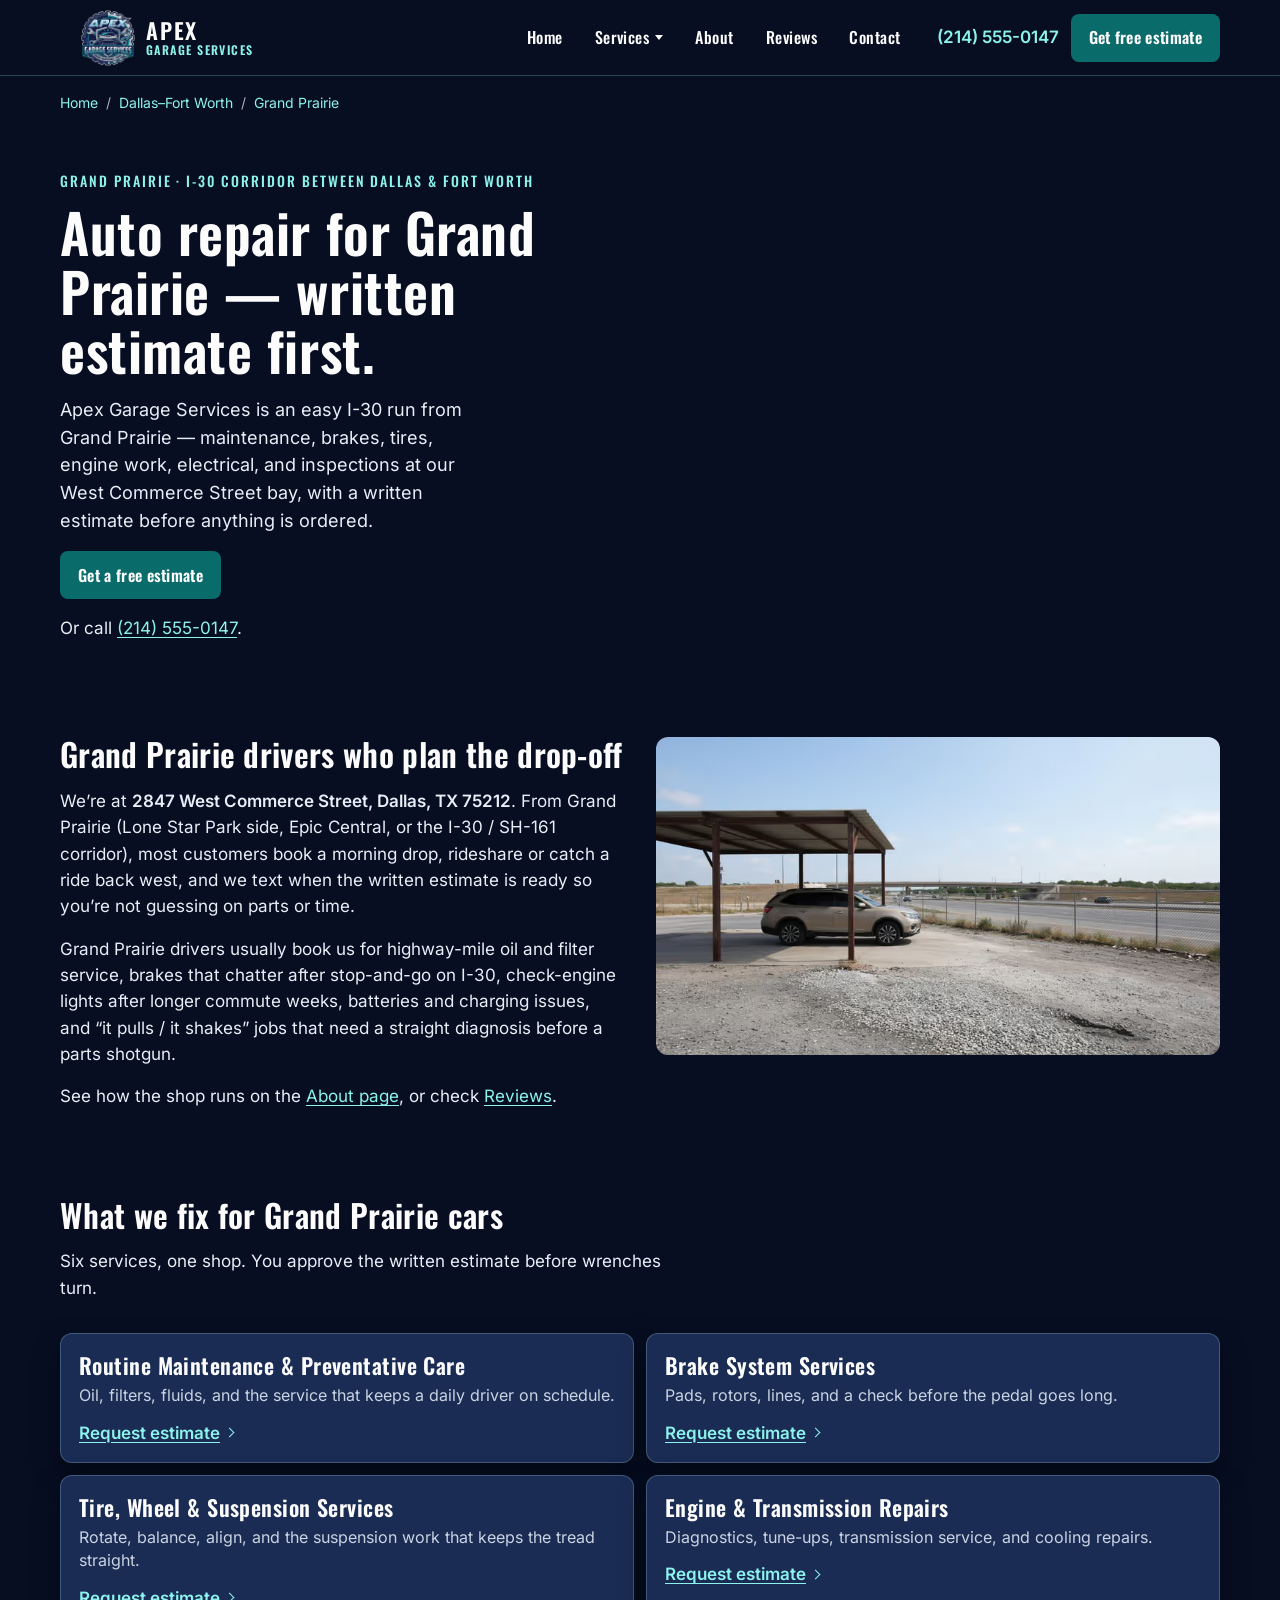
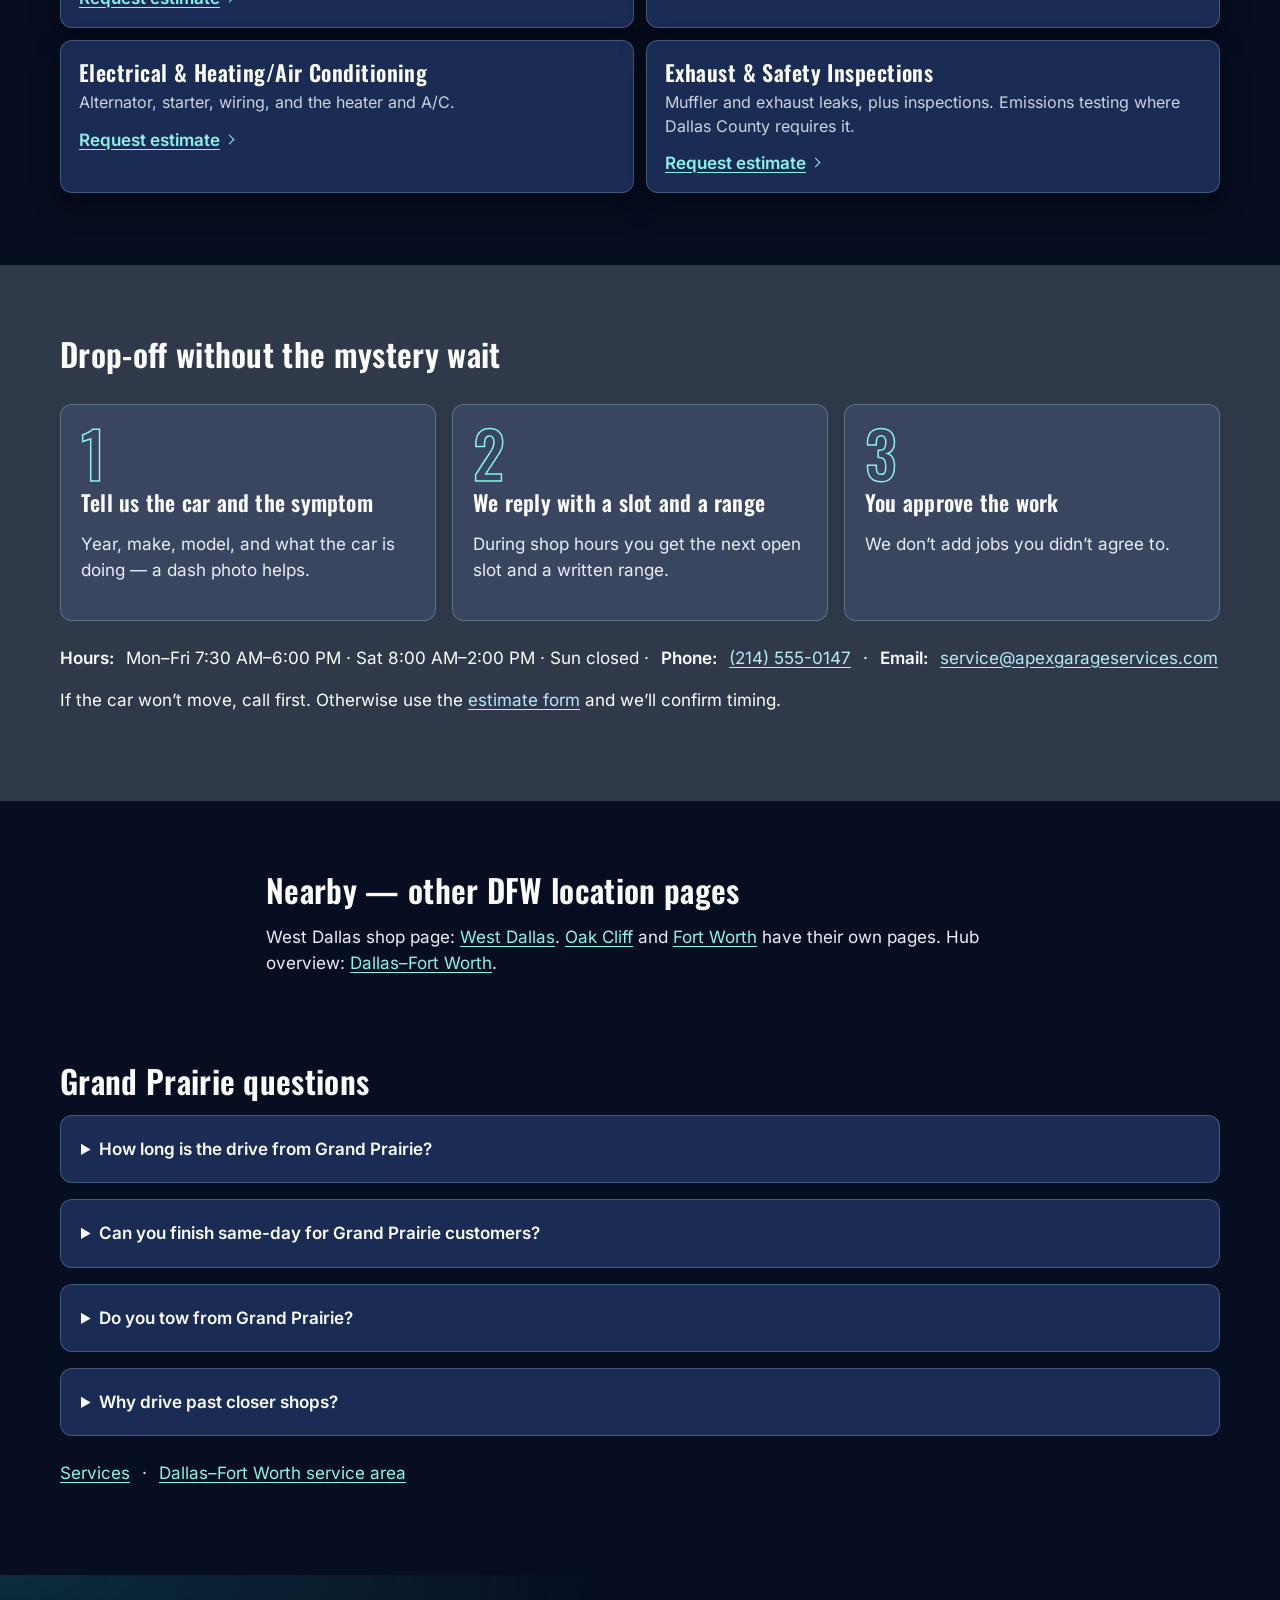
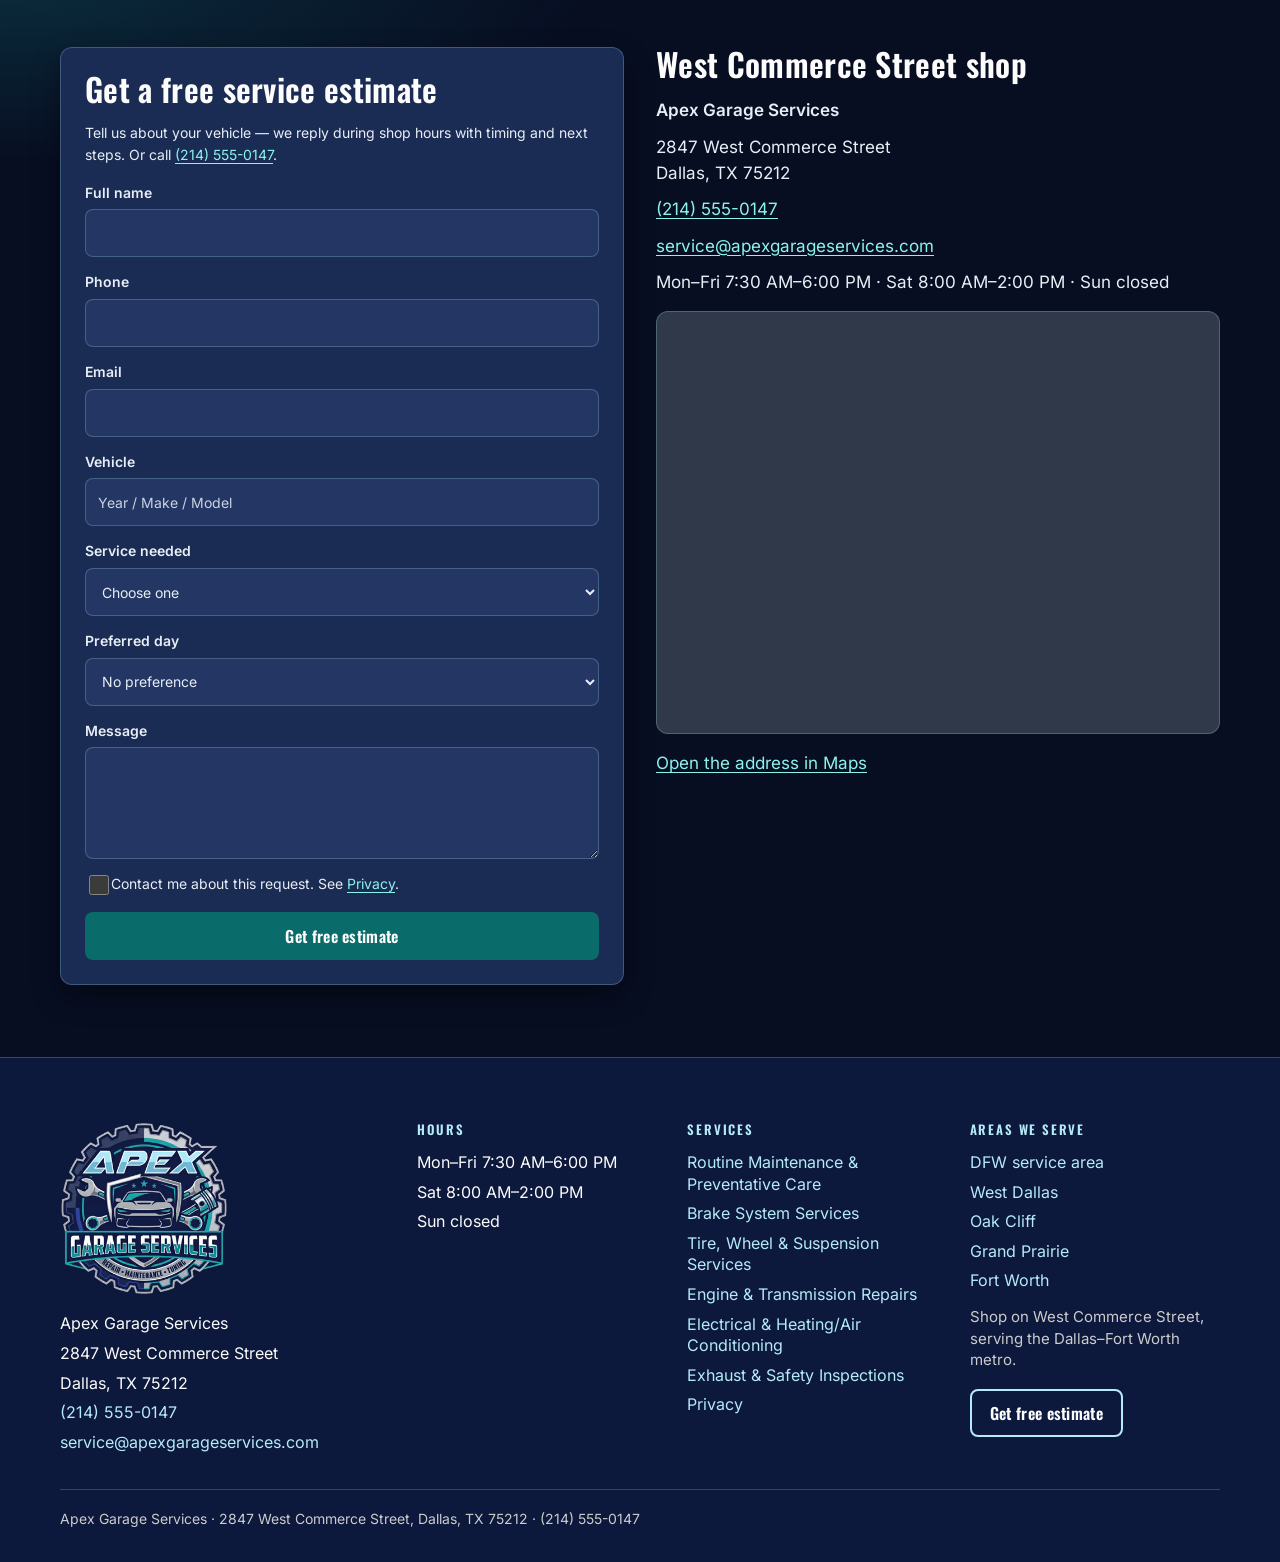
<file: locations/grand-prairie/index.html>
<!DOCTYPE html>
<html lang="en">
<head>
<meta charset="utf-8">
<meta name="viewport" content="width=device-width, initial-scale=1">
<meta name="robots" content="noindex, nofollow">
<title>Grand Prairie Auto Repair | Written Estimates | Apex Garage Services</title>
<meta name="description" content="Auto repair for Grand Prairie drivers on the I-30 corridor. Maintenance, brakes, tires, engine work, electrical, and inspections with a written estimate first. Call (214) 555-0147.">
<link rel="canonical" href="https://apex-garage-services.vercel.app/locations/grand-prairie/">
<meta property="og:title" content="Grand Prairie Auto Repair | Written Estimates | Apex Garage Services">
<meta property="og:description" content="Auto repair for Grand Prairie drivers on the I-30 corridor. Maintenance, brakes, tires, engine work, electrical, and inspections with a written estimate first. Call (214) 555-0147.">
<meta property="og:type" content="website">
<meta property="og:url" content="https://apex-garage-services.vercel.app/locations/grand-prairie/">
<meta property="og:image" content="https://apex-garage-services.vercel.app/assets/img/og-default.jpg">
<meta name="twitter:card" content="summary_large_image">
<meta name="twitter:title" content="Grand Prairie Auto Repair | Written Estimates | Apex Garage Services">
<meta name="twitter:description" content="Auto repair for Grand Prairie drivers on the I-30 corridor. Maintenance, brakes, tires, engine work, electrical, and inspections with a written estimate first. Call (214) 555-0147.">
<meta name="twitter:image" content="https://apex-garage-services.vercel.app/assets/img/og-default.jpg">
<meta name="theme-color" content="#0C183C">
<link rel="icon" href="../../favicon.png" type="image/png">
<link rel="preload" href="../../assets/fonts/oswald-latin.woff2" as="font" type="font/woff2" crossorigin>
<style id="apex-css">@keyframes hero-drift{0%{transform:scale(1.07)}to{transform:scale(1)}}@keyframes rise-in{0%{opacity:0;transform:translateY(16px)}to{opacity:1;transform:none}}@keyframes pin-pulse{0%{transform:scale(.7);opacity:.9}to{transform:scale(1.5);opacity:0}}@font-face{font-family:Inter;font-style:normal;font-weight:400 600;font-display:swap;src:url(/assets/fonts/inter-latin.woff2)format("woff2");unicode-range:U+0000-00FF,U+0131,U+0152-0153,U+02BB-02BC,U+02C6,U+02DA,U+02DC,U+0304,U+0308,U+0329,U+2000-206F,U+20AC,U+2122,U+2191,U+2193,U+2212,U+2215,U+FEFF,U+FFFD}@font-face{font-family:Oswald;font-style:normal;font-weight:500 600;font-display:swap;src:url(/assets/fonts/oswald-latin.woff2)format("woff2");unicode-range:U+0000-00FF,U+0131,U+0152-0153,U+02BB-02BC,U+02C6,U+02DA,U+02DC,U+0304,U+0308,U+0329,U+2000-206F,U+20AC,U+2122,U+2191,U+2193,U+2212,U+2215,U+FEFF,U+FFFD}:root{--apex-navy:#0c183c;--apex-slate:#30394a;--apex-cyan:#b5eaf8;--apex-teal:#189c9c;--apex-teal-deep:#0c8490;--apex-teal-text:#8cf3ec;--apex-teal-text-hover:#d8fbff;--apex-teal-btn:#0a6b6b;--apex-teal-btn-hover:#084f52;--apex-silver:#acb1b7;--apex-silver-light:#cccccc;--apex-white:#fcfcfc;--apex-ground:#070e22;--apex-surface:#1b2c54;--apex-surface-2:#243664;--apex-line:rgba(181, 234, 248, 0.24);--apex-ink:#e8eef6;--apex-muted:#c9d3e2;--apex-navy-hover:#08122c;--apex-danger:#ffb7c3;--shadow:0 12px 28px rgba(0, 0, 0, 0.4);--radius-card:12px;--radius-ctl:8px;--max:1160px;--header:76px;--ease-out:cubic-bezier(0.2, 0.7, 0.2, 1);--motion-hover:220ms;--motion-reveal:520ms;--motion-menu:200ms}*,::after,::before{box-sizing:border-box}body,html{overflow-x:clip}html{scroll-behavior:smooth;color-scheme:dark}body{margin:0;background:var(--apex-ground);color:var(--apex-ink);font-family:Inter,system-ui,-apple-system,"Segoe UI",sans-serif;font-size:17px;line-height:1.55}img{max-width:100%;display:block}a{text-underline-offset:.18em}.bay-show .lane.is-on .lane-main strong,.site-nav a[aria-current=page],.site-nav a[aria-current=true],a,a:visited{color:var(--apex-teal-text)}.card h2 a:hover,.card h3 a:hover,a:hover{color:var(--apex-teal-text-hover)}.btn,.eyebrow,.menu-btn,.site-nav a,h1,h2,h3{font-family:Oswald,"Arial Narrow",Impact,sans-serif}.skip,h1,h2,h3{color:var(--apex-white)}h1,h2,h3{margin:0 0 16px;font-weight:600;letter-spacing:.01em;line-height:1.08}h1{font-size:clamp(36px,5vw,56px);max-width:16ch}h2{font-size:clamp(28px,3vw,32px)}h3{font-size:22px}p{margin:0 0 16px}.skip{position:absolute;left:16px;top:-40px;z-index:20;background:var(--apex-surface);padding:8px 12px}.skip:focus{top:8px}:focus-visible{outline:2px solid var(--apex-cyan);outline-offset:3px}.wrap{width:min(var(--max),calc(100% - 32px));margin-inline:auto}.site-header{position:sticky;top:0;z-index:30;height:var(--header);background:var(--apex-ground);border-bottom:1px solid var(--apex-line)}.header-bar,.logo{display:flex;align-items:center}.header-bar{height:100%;gap:24px}.logo{flex:none;gap:10px;color:var(--apex-white);text-decoration:none}.logo img{width:56px;height:56px;object-fit:contain}.logo-text{display:flex;flex-direction:column;gap:3px;line-height:1;font-family:Oswald,"Arial Narrow",Impact,sans-serif;font-weight:600}.logo-text span:first-child{font-size:22px;letter-spacing:.08em;text-transform:uppercase}.logo-text span:last-child{font-size:12px;letter-spacing:.12em;text-transform:uppercase;color:var(--apex-teal-text)}.site-nav{display:flex;align-items:center;gap:8px;margin-left:auto}.site-nav a{color:var(--apex-white);text-decoration:none;font-size:16px;letter-spacing:.03em;padding:10px 12px;border-radius:var(--radius-ctl)}.site-nav a:hover{background:var(--apex-surface-2);color:var(--apex-white)}.nav-drop{position:relative}.nav-drop>a{display:inline-flex;align-items:center;gap:6px}.nav-drop>a::after{content:"";width:0;height:0;border-left:4px solid transparent;border-right:4px solid transparent;border-top:5px solid currentColor}.nav-menu{display:flex;flex-direction:column;gap:4px;position:absolute;top:calc(100% + 4px);left:0;z-index:5;width:max-content;min-width:260px;max-width:min(26rem,calc(100vw - 24px));padding:8px;background:var(--apex-surface);border:1px solid var(--apex-line);border-radius:var(--radius-card);box-shadow:var(--shadow);visibility:hidden;opacity:0;transform:translateY(4px);pointer-events:none}.nav-menu::before{content:"";position:absolute;left:0;right:0;top:-12px;height:12px}.nav-drop:focus-within .nav-menu,.nav-drop:hover .nav-menu,.nav-drop[data-open=true] .nav-menu{visibility:visible;opacity:1;transform:none;pointer-events:auto;transition:opacity var(--motion-menu) var(--ease-out),transform var(--motion-menu) var(--ease-out)}.nav-menu a{display:flex;padding:10px 18px;line-height:1.25;letter-spacing:.02em;white-space:normal}.header-actions{display:flex;align-items:center;gap:12px}.call,.nav-menu a{min-height:44px;align-items:center}.call{color:var(--apex-teal-text);font-weight:600;text-decoration:none;display:inline-flex}.btn,.menu-btn{min-height:48px;border-radius:var(--radius-ctl);color:var(--apex-white);font-size:16px}.menu-btn{display:none;min-width:48px;border:1px solid var(--apex-line);background:var(--apex-surface);letter-spacing:.04em}.btn{position:relative;isolation:isolate;display:inline-flex;align-items:center;justify-content:center;padding:0 18px;border:0;font-weight:600;letter-spacing:.02em;text-decoration:none;cursor:pointer}.btn-teal:hover,.btn:hover{background:var(--apex-teal-btn-hover);color:var(--apex-white)}.btn,.btn-teal{background:var(--apex-teal-btn)}.btn-ghost{background:0 0;color:var(--apex-cyan);border:2px solid var(--apex-cyan)}.btn-ghost:hover{background:rgba(181,234,248,.12);color:var(--apex-cyan)}.hero{display:grid;min-height:min(88vh,780px);background:var(--apex-navy);overflow:visible}.cards>*,.footer-grid>*,.gallery>*,.hero>*,.split>*,.steps>*{min-width:0}.hero-media{grid-area:1/1;min-height:100%;background:var(--apex-slate);overflow:hidden}.hero-shade{grid-area:1/1;z-index:1;background:linear-gradient(90deg,rgba(7,14,34,.92)0,rgba(7,14,34,.88) 40%,rgba(7,14,34,.28) 58%,rgba(7,14,34,0) 72%);pointer-events:none}.hero-media img{width:100%;height:100%;object-fit:cover}.hero-copy{grid-area:1/1;z-index:2;display:flex;flex-direction:column;justify-content:center;width:min(var(--max),calc(100% - 32px));margin-inline:auto;padding:56px 0 148px;background:0 0;color:var(--apex-white)}.hero-copy h1{font-size:clamp(2.75rem,4vw + 1rem,5rem);max-width:none;letter-spacing:.04em;line-height:1.24}.hero-copy h1 span{display:block}.hero-actions{display:flex;flex-wrap:wrap;align-items:center;gap:12px 20px;margin:4px 0 12px}.hero-actions .btn{margin:0}.hero-call{color:var(--apex-white);font-weight:600;text-decoration:none;min-height:48px;display:inline-flex;align-items:center}.hero-call:hover,.scroll-cue{color:var(--apex-cyan)}.scroll-cue{margin:12px 0 0;font-family:Oswald,"Arial Narrow",Impact,sans-serif;font-size:13px;letter-spacing:.18em;text-transform:uppercase}.chips a,.promise-card{background:var(--apex-surface)}.promise-card{grid-area:1/1;z-index:3;align-self:end;width:min(var(--max),calc(100% - 32px));margin:0 auto -36px;padding:18px 22px;color:var(--apex-ink);border:1px solid var(--apex-line);border-radius:var(--radius-card);box-shadow:var(--shadow)}.promise-card .trust li{padding-top:0;border-top:0;color:var(--apex-muted)}.promise-card .trust strong{color:var(--apex-white)}.area-band{padding:52px 0 16px;background:var(--apex-ground)}.area-band p{margin-block:0}.chips,.cta-band .wrap{display:flex;flex-wrap:wrap}.chips{gap:10px;margin:0;padding:0;list-style:none}.chips a{display:inline-flex;align-items:center;min-height:44px;padding:0 16px;border:1.5px solid var(--apex-teal);border-radius:999px;color:var(--apex-teal-text);font-weight:600;text-decoration:none}.chips a:hover{background:var(--apex-surface-2);color:var(--apex-teal-text-hover)}.cta-band{padding:36px 0}.cta-band .wrap{align-items:center;justify-content:space-between;gap:16px 24px}.cta-band h2{margin:0}#estimate{scroll-margin-top:calc(var(--header) + 8px)}.band .step h3,.band>.wrap>.section-head h2,.cta-band .btn,.cta-band h2,.hero-copy h1,.trust strong{color:var(--apex-white)}.band-navy{background:var(--apex-navy)}.band .step span{font-size:clamp(42px,5vw,68px);line-height:.85;margin-bottom:12px;color:transparent;-webkit-text-stroke:1.5px var(--apex-teal-text)}.band .step{color:var(--apex-ink);background:#3a4560;border-color:rgba(181,234,248,.28)}.eyebrow{margin:0 0 12px;color:var(--apex-teal-text);font-size:14px;letter-spacing:.14em;text-transform:uppercase}.hero-copy .eyebrow{color:var(--apex-cyan)}.lede{font-size:18px;max-width:38ch}.hero-copy .btn{align-self:flex-start;margin:8px 0 24px}.trust{display:grid;grid-template-columns:repeat(3,1fr);gap:12px;margin:0;padding:0;list-style:none}.trust li{margin:0;padding-top:12px;border-top:1px solid rgba(252,252,252,.28);color:var(--apex-silver-light);font-size:16px}.trust strong{display:block;font-size:16px}.section{padding:72px 0}.section-head{max-width:640px;margin-bottom:32px}.cards{display:grid;grid-template-columns:repeat(3,1fr);gap:24px}.lane-list{display:grid;grid-template-columns:1fr 1fr;gap:12px;margin:0;padding:0;list-style:none}.lane{display:flex;flex-direction:column;align-items:flex-start;gap:12px;position:relative;isolation:isolate;min-height:100%;padding:18px 18px 16px;background:var(--apex-surface);border:1px solid var(--apex-line);border-radius:var(--radius-card);box-shadow:var(--shadow);--spot-x:50%;--spot-y:20%}.lane::after,.lane::before{content:"";position:absolute;pointer-events:none}.lane::before{inset:0;border-radius:inherit;background:radial-gradient(240px circle at var(--spot-x) var(--spot-y),rgba(140,243,236,.22),transparent 70%);opacity:0}.lane::after{left:16px;right:16px;top:0;height:1px;background:linear-gradient(90deg,transparent,var(--apex-teal-text),transparent);opacity:0;transform:scaleX(.4);transform-origin:center}.lane:focus-within{border-color:rgba(140,243,236,.55)}.lane-est,.lane-main{position:relative;z-index:1}.lane-main{text-decoration:none}.lane-main strong{display:block;margin-bottom:6px;font-family:Oswald,"Arial Narrow",Impact,sans-serif;font-weight:600;font-size:22px;letter-spacing:.02em;line-height:1.2}.lane-main span{display:block;color:var(--apex-muted);font-size:16px;line-height:1.45}.lane-main,.lane-main:hover{color:var(--apex-white)}.lane-est{display:inline-flex;align-items:center;gap:6px;font-weight:600}.lane-est::after{content:"";width:7px;height:7px;border-top:1.5px solid currentColor;border-right:1.5px solid currentColor;transform:rotate(45deg)}@media (max-width:800px){.lane-list{grid-template-columns:1fr}}.card,.card>a{position:relative}.card{display:flex;flex-direction:column;isolation:isolate;background:var(--apex-surface);border:1px solid var(--apex-line);border-radius:var(--radius-card);box-shadow:var(--shadow);overflow:visible}.card>a{display:block;aspect-ratio:3/2;overflow:hidden;border-radius:calc(var(--radius-card) - 1px) calc(var(--radius-card) - 1px)0 0}.card img{position:absolute;inset:0;width:100%;height:100%;object-fit:cover}.card h2{margin:0;font-size:22px}.card h2 a,.card h3 a{color:inherit;text-decoration:none}.logo picture,.site-footer picture{display:contents}.card>a picture,.card>picture,.frame picture,.hero-media picture{display:block;height:100%}.lead-form button:disabled{opacity:.65;cursor:wait}.form-status{margin:0 0 12px}.card-body{padding:20px 20px 24px;display:flex;flex-direction:column;gap:8px;flex:1}.card-body p{flex:1}.icon{width:36px;height:36px;color:var(--apex-teal)}.faq,.gallery .stack,.quotes,.steps{display:grid;gap:16px}.steps{grid-template-columns:repeat(3,1fr)}.faq details,.note,.quote,.step{background:var(--apex-surface);border:1px solid var(--apex-line);border-radius:var(--radius-card);padding:20px}.step span{display:block;margin-bottom:8px;color:var(--apex-teal-text);font-family:Oswald,"Arial Narrow",sans-serif;font-size:20px}.band{background:var(--apex-slate);color:var(--apex-white)}.band a,.site-footer a{color:var(--apex-cyan)}.split{display:grid;grid-template-columns:1fr 1fr;gap:32px;align-items:start}.frame{border-radius:var(--radius-card);overflow:hidden;min-height:240px;background:var(--apex-slate)}.frame img{width:100%;height:100%;object-fit:cover;min-height:240px}.nap{margin:0;padding:0;list-style:none}.nap li{margin:0 0 10px}.lead-form{background:var(--apex-surface);border:1px solid var(--apex-line);border-radius:var(--radius-card);box-shadow:var(--shadow);padding:24px}.form-grid,label{display:grid;gap:14px}label{gap:6px;font-size:14px;font-weight:600}input,select,textarea{width:100%;min-height:48px;padding:10px 12px;border:1px solid var(--apex-line);border-radius:var(--radius-ctl);background:var(--apex-surface-2);color:var(--apex-ink);font:inherit;font-weight:400}textarea{min-height:112px;resize:vertical}input:focus,select:focus,textarea:focus{outline:2px solid var(--apex-cyan);outline-offset:1px;border-color:var(--apex-teal)}.check{grid-template-columns:20px 1fr;align-items:start;font-weight:400}.check input{width:20px;min-height:20px;margin-top:2px;accent-color:var(--apex-teal)}.hp{position:absolute;left:-9999px;height:0;overflow:hidden}.field-error{margin:0;color:var(--apex-danger);font-size:14px;font-weight:600}::placeholder{color:var(--apex-muted);opacity:1}::selection{background:var(--apex-cyan);color:var(--apex-navy)}input:-webkit-autofill,select:-webkit-autofill,textarea:-webkit-autofill{-webkit-text-fill-color:var(--apex-ink);caret-color:var(--apex-ink);box-shadow:0 0 0 1000px var(--apex-surface-2) inset}.is-invalid{border-color:var(--apex-danger)}.help{margin:0 0 16px;font-size:14px}.site-footer{background:var(--apex-navy);color:var(--apex-white);padding:64px 0 32px;border-top:1px solid var(--apex-line)}.footer-grid{display:grid;grid-template-columns:minmax(220px,1.3fr) minmax(190px,.95fr) minmax(200px,1fr) minmax(200px,1fr);gap:36px 32px;align-items:start}.lockup{width:168px;height:auto}.fine{margin-top:36px;padding-top:18px;border-top:1px solid rgba(252,252,252,.18);color:var(--apex-silver-light);font-size:14px}.mobile-bar{display:none}.page-hero{padding:56px 0 8px}.page-hero h1{max-width:18ch;font-size:clamp(2.25rem,3vw + 1rem,3.4rem)}.prose{max-width:68ch}.breadcrumbs ol,.related{display:flex;flex-wrap:wrap;gap:12px}.gallery{display:grid;grid-template-columns:1.4fr 1fr;gap:16px}details summary{cursor:pointer;font-weight:600;color:var(--apex-white)}details p{margin:12px 0 0}@media (max-width:900px){.cards,.footer-grid,.gallery,.split,.steps,.trust{grid-template-columns:1fr}.section{padding:48px 0}.nav-drop,.nav-menu,.site-nav{flex-direction:column;align-items:stretch}.site-nav{display:none;position:absolute;top:var(--header);left:0;right:0;gap:0;padding:8px 16px 16px;background:var(--apex-surface);border-bottom:1px solid var(--apex-line)}.site-nav[data-open=true]{display:flex}.nav-drop,.nav-menu{display:flex}.nav-menu{position:static;width:auto;min-width:0;margin:4px 0 8px;padding:6px;gap:4px;border:1px solid var(--apex-line);border-radius:var(--radius-ctl);box-shadow:none;background:var(--apex-ground);visibility:visible;opacity:1;transform:none;pointer-events:auto}.nav-menu a{white-space:normal}.menu-btn{display:inline-flex;align-items:center;justify-content:center}.logo img{width:44px;height:44px}.logo-text span:first-child{font-size:18px}.logo-text span:last-child{font-size:10px}.header-actions .btn,.header-actions .call{display:none}.mobile-bar{display:grid;grid-template-columns:1fr 1fr;gap:8px;position:fixed;left:0;right:0;bottom:0;z-index:40;padding:8px 12px calc(8px + env(safe-area-inset-bottom));background:var(--apex-surface);border-top:1px solid var(--apex-line)}html{scroll-padding-bottom:112px}body{padding-bottom:112px}#estimate,.lead-form,.lead-form button,.lead-form input,.lead-form select,.lead-form textarea{scroll-margin-bottom:112px}}@media (prefers-reduced-motion:reduce){html{scroll-behavior:auto}*,::after,::before{animation:none!important;transition:none!important}[data-reveal],[data-reveal].is-pending,[data-reveal].is-shown{opacity:1!important;transform:none!important}.nav-drop:focus-within .nav-menu,.nav-drop:hover .nav-menu,.nav-drop[data-open=true] .nav-menu{opacity:1!important;visibility:visible!important;transform:none!important}}.trust-line{margin:0 0 20px;color:var(--apex-cyan);font-size:16px;max-width:36ch}.breadcrumbs{padding:16px 0 0;font-size:14px}.breadcrumbs ol{gap:8px;margin:0;padding:0;list-style:none;color:var(--apex-muted)}.breadcrumbs li:not(:last-child)::after{content:"/";margin-left:8px;color:var(--apex-silver)}.breadcrumbs a{color:var(--apex-teal-text);text-decoration:none}.breadcrumbs a:hover,.site-footer a:hover{text-decoration:underline}.map-embed{margin:16px 0;border-radius:var(--radius-card);overflow:hidden;border:1px solid var(--apex-line);background:var(--apex-slate);aspect-ratio:4/3}.map-embed iframe{display:block;width:100%;height:100%;border:0}.neighborhoods{display:grid;gap:28px;max-width:72ch}.neighborhood h2{margin-bottom:10px}.bio-slots,.cert-slots{display:grid;gap:12px;margin:0 0 24px;padding:0}.cert-slots{list-style:disc;padding-left:1.2em}#google-reviews .prose,.bio-slot{padding:16px;border:1px dashed var(--apex-line);border-radius:var(--radius-card);background:var(--apex-surface)}.bio-slot h3{margin-bottom:8px;font-size:18px}.area-links a{white-space:nowrap}.mobile-bar.is-hidden{transform:translateY(110%);pointer-events:none}.mobile-bar{transition:transform .2s ease}.mobile-bar .btn{width:100%}@media (max-width:900px){.hero{display:flex;flex-direction:column;min-height:0}.hero-shade{display:none}.hero-media{position:relative;height:26vh;min-height:160px;max-height:220px}.hero-media img,.hero-media picture{max-height:none;height:100%;aspect-ratio:auto}.hero-copy{width:auto;margin:0;padding:22px 20px 16px;background:var(--apex-navy)}.hero-copy h1{font-size:clamp(1.85rem,7.2vw,2.5rem);max-width:none;letter-spacing:.03em;line-height:1.12}.hero-copy .lede{font-size:16.5px}.promise-card{position:relative;width:min(var(--max),calc(100% - 32px));margin:16px auto 0}.area-band{padding-top:28px}.scroll-cue{display:none}.trust-line{margin-bottom:12px}}@media (max-width:900px) and (max-height:700px){.hero-media{height:22vh;min-height:140px;max-height:180px}.hero-copy{padding-top:16px;padding-bottom:8px}}.site-footer h2{margin:0 0 14px;color:var(--apex-cyan);font-size:13px;font-weight:600;letter-spacing:.14em;text-transform:uppercase;line-height:1.2}.footer-list{display:grid;gap:8px;margin:0;padding:0;list-style:none}.footer-brand .footer-list{margin-top:18px}.site-footer .footer-list li{margin:0;color:var(--apex-white);font-size:16px;line-height:1.35}.site-footer a{text-decoration:none}.footer-note{margin:14px 0 0;color:var(--apex-silver-light);font-size:15px;line-height:1.45;max-width:32ch}.site-footer .btn{margin-top:18px;color:var(--apex-white)}.site-footer .btn:hover{text-decoration:none;color:var(--apex-white)}@media (max-width:1100px){.footer-grid{grid-template-columns:1fr 1fr}}@media (max-width:900px){.footer-grid{grid-template-columns:1fr}}#estimate{background:radial-gradient(820px 260px at 0% 0%,rgba(24,156,156,.22),transparent 72%),var(--apex-ground)}.reviews-hero{background:var(--apex-navy);padding:72px 0}.reviews-hero,.reviews-hero .lede,.reviews-hero h1{color:var(--apex-white)}.reviews-hero .eyebrow{color:var(--apex-cyan)}.reviews-hero .lede{max-width:40ch}#google-reviews{padding-top:0}#google-reviews .prose{border:1px solid var(--apex-line);box-shadow:var(--shadow);padding:32px 28px;margin-top:-36px}.nav-drop>a,.site-nav>a,details summary{position:relative}.nav-drop>a::before,.site-nav>a::before,details summary::after{content:"";position:absolute;left:12px;right:12px;bottom:4px;height:2px;background:var(--apex-teal);transform:scaleX(0);transform-origin:left center;pointer-events:none}.btn::before,.card::after{content:"";position:absolute;inset:0;border-radius:inherit;pointer-events:none;opacity:0}.btn::before{z-index:-1;box-shadow:0 8px 18px rgba(12,24,60,.18)}.card::after{z-index:-1;box-shadow:0 16px 32px rgba(12,24,60,.16)}details summary::after{left:0;right:0;bottom:0}.card>a:focus-visible{outline-offset:-4px}@media (hover:hover) and (pointer:fine){.btn,.card,.chips a{transition:transform var(--motion-hover) var(--ease-out)}.btn::before,.card::after,.lane-est::after,.lane::after,.lane::before,.nav-drop>a::before,.site-nav>a::before,details summary::after{transition:opacity var(--motion-hover) var(--ease-out),transform var(--motion-hover) var(--ease-out)}.card>a img{transition:transform 300ms var(--ease-out)}.chips a:hover{transform:translateY(-2px)}.btn:hover:not(:disabled){transform:translateY(-2px)}.btn:hover:not(:disabled)::before,.card:hover:not(.is-pending)::after{opacity:1}.btn-ghost:hover:not(:disabled){transform:translateY(-1px)}.btn:disabled,.btn:disabled:hover,.mobile-bar .btn,.mobile-bar .btn:hover{transform:none}.btn:disabled::before,.mobile-bar .btn::before{opacity:0}.nav-drop>a:hover::before,.site-nav>a:hover::before,details summary:hover::after{transform:scaleX(1)}.card:hover:not(.is-pending){transform:translateY(-4px)}.card:hover:not(.is-pending)>a img{transform:scale(1.025)}html.js-motion .card[data-reveal].is-shown:hover{transform:translateY(-4px);transition:transform var(--motion-hover) var(--ease-out),opacity var(--motion-reveal) var(--ease-out)}.lane{transition:transform var(--motion-hover) var(--ease-out),border-color var(--motion-hover) var(--ease-out)}.lane:focus-within:not(.is-pending),.lane:hover:not(.is-pending){transform:translateY(-6px);border-color:rgba(140,243,236,.55)}.lane:focus-within::after,.lane:focus-within::before,.lane:hover::after,.lane:hover::before{opacity:1}.lane:focus-within::after,.lane:hover::after{transform:scaleX(1)}.lane:focus-within .lane-est::after,.lane:hover .lane-est::after{transform:rotate(45deg) translate(2px,-2px)}html.js-motion .lane[data-reveal].is-shown:focus-within,html.js-motion .lane[data-reveal].is-shown:hover{transform:translateY(-6px);transition:transform var(--motion-hover) var(--ease-out),border-color var(--motion-hover) var(--ease-out),opacity var(--motion-reveal) var(--ease-out)}.frame img{transition:transform 420ms var(--ease-out)}.frame:hover img{transform:scale(1.035)}}@media (prefers-reduced-motion:no-preference){.hero-media img{transform-origin:68% 42%;animation:hero-drift 18s var(--ease-out) both}.hero-copy .eyebrow,.page-hero .wrap>*,.promise-card .trust li{animation:rise-in 520ms var(--ease-out) backwards}.hero-copy h1 span:nth-child(1),.page-hero .wrap>:nth-child(2){animation-delay:80ms}.page-hero .wrap>:nth-child(3){animation-delay:150ms}.hero-copy h1 span{animation:rise-in 560ms var(--ease-out) backwards}.hero-copy h1 span:nth-child(2){animation-delay:170ms}.hero-copy h1 span:nth-child(3){animation-delay:260ms}.hero-copy .lede{animation:rise-in 520ms var(--ease-out) 340ms backwards}.hero-actions{animation:rise-in 520ms var(--ease-out) 420ms backwards}.trust-line{animation:rise-in 520ms var(--ease-out) 500ms backwards}.scroll-cue{animation:rise-in 520ms var(--ease-out) 580ms backwards}.promise-card .trust li:nth-child(2){animation-delay:90ms}.promise-card .trust li:nth-child(3){animation-delay:170ms}.area-band p{animation:rise-in 520ms var(--ease-out) 180ms backwards}}html.js-motion [data-reveal].is-pending{opacity:0;transform:translateY(16px);transition:none}html.js-motion [data-reveal].is-shown{opacity:1;transform:none;transition:opacity var(--motion-reveal) var(--ease-out) var(--reveal-delay, 0ms),transform var(--motion-reveal) var(--ease-out) var(--reveal-delay, 0ms)}html.js-motion .lane[data-reveal].is-pending{transform:translateY(22px) scale(.98)}@media (max-width:900px){html.js-motion [data-reveal-group]>[data-reveal]{transition-delay:0ms!important}html.js-motion .lane-list>[data-reveal]{transition-delay:var(--reveal-delay, 0ms)!important}.nav-menu{visibility:visible;opacity:1;transform:none;pointer-events:auto}}#on-the-car{scroll-margin-top:calc(var(--header) + 8px)}.bay{display:grid;grid-template-columns:minmax(0,1fr) minmax(300px,460px);gap:28px;align-items:start}.bay-stage{position:sticky;top:calc(var(--header) + 12px);z-index:2}.bay-viewport{position:relative;overflow:hidden;aspect-ratio:16/9;border:1px solid var(--apex-line);border-radius:var(--radius-card);background:#15233f}.spin{position:absolute;inset:0;user-select:none}.spin:focus-visible{outline:2px solid var(--apex-teal-text);outline-offset:-3px}.spin-frame{position:absolute;inset:0;width:100%;height:100%;object-fit:cover;opacity:0;pointer-events:none;transition:opacity 420ms cubic-bezier(.4,0,.2,1)}.spin-frame.is-on{opacity:1}.callout b,.pin{border-radius:50%}.pin{position:absolute;left:68%;top:63%;width:14px;height:14px;background:#8cf3ec;transform:translate(-50%,-50%);pointer-events:none;transition:opacity 320ms var(--ease-out)}.spin.is-turning .pin{opacity:0}.pin::after,.pin::before{content:"";position:absolute}.pin::before{left:50%;bottom:100%;width:2px;height:28px;background:#8cf3ec;transform:translateX(-50%)}.pin::after{inset:-8px;border:2px solid rgba(140,243,236,.7);border-radius:50%;animation:pin-pulse 1.6s var(--ease-out) infinite}.bay-status{margin:14px 0 0;min-height:3.4em}.bay-where{display:block;color:var(--apex-white);font-family:Oswald,"Arial Narrow",Impact,sans-serif;font-size:22px;font-weight:600;letter-spacing:.03em;line-height:1.15}.bay-name{display:block;margin-top:4px;color:var(--apex-cyan);font-size:15px}.svc-group{margin:0 0 22px;scroll-margin-top:calc(var(--header) + 12px)}.svc span,.svc strong,.svc-title span{display:block}.page-hero .svc-lede{max-width:48ch}.svc-group h3{margin:0 0 10px;color:var(--apex-cyan);font-size:18px;letter-spacing:.02em;line-height:1.25;text-transform:none}.cutaway img,.svc{width:100%;display:block}.svc{margin:0 0 6px;padding:10px 12px;border:1px solid transparent;border-radius:var(--radius-ctl);background:0 0;color:inherit;font:inherit;text-align:left;cursor:pointer}.svc strong{color:var(--apex-white);font-family:Oswald,"Arial Narrow",Impact,sans-serif;font-size:17px;font-weight:600;letter-spacing:.02em}.svc span{margin-top:2px;color:var(--apex-muted);font-size:14.5px;line-height:1.4}.svc:hover,.svc[aria-pressed=true]{background:var(--apex-surface-2);border-color:var(--apex-line);box-shadow:inset 3px 0 0 var(--apex-teal)}.bay-cta{margin:8px 0 0}@media (max-width:900px){.bay{grid-template-columns:1fr}.bay-stage{order:-1;position:sticky;top:calc(var(--header) + 4px);padding-bottom:8px;background:var(--apex-ground)}}.bay-show{display:flex;flex-direction:column;gap:22px}.bay-show .bay-stage{position:relative;top:auto;order:0;width:100%;padding:0;background:0 0}.bay-show .bay-viewport{aspect-ratio:auto;min-height:0;border-radius:20px;background:#152240;box-shadow:0 28px 70px rgba(0,0,0,.45)}.bay-show .spin-stage{position:relative;aspect-ratio:16/9;background:#152240}.bay-show .spin{inset:0;height:100%}.callout-lines,.cutaway{position:absolute;inset:0}.cutaway{z-index:2;margin:0;pointer-events:none;transition:opacity 320ms var(--ease-out)}.cutaway img{height:100%;object-fit:cover}.callout-lines{width:100%;height:100%;overflow:visible}.cline{stroke:rgba(181,234,248,.75);stroke-width:1.5px;vector-effect:non-scaling-stroke;fill:none}.cline.is-on{stroke:#8cf3ec;stroke-width:2px}.callout,.cdot{position:absolute}.cdot{z-index:3;width:10px;height:10px;margin:-5px 0 0-5px;border-radius:50%;background:#8cf3ec;box-shadow:0 0 0 4px rgba(140,243,236,.22)}.cdot.is-on{box-shadow:0 0 0 6px rgba(140,243,236,.38)}.callout{z-index:4;display:inline-flex;align-items:center;gap:8px;min-height:36px;margin:0;padding:4px 12px 4px 4px;border:1px solid transparent;border-radius:999px;background:#fff;color:#10203f;box-shadow:0 8px 18px rgba(0,0,0,.28);cursor:pointer;font-family:Oswald,"Arial Narrow",Impact,sans-serif;font-size:14px;font-weight:600;letter-spacing:.04em;line-height:1;text-transform:uppercase;pointer-events:auto}.callout b{display:grid;place-items:center;width:28px;height:28px;background:#149c9c;color:#fff;font-size:13px}.bay-show .callout{z-index:6;gap:0;padding:4px}.bay-show .callout>span{position:absolute;width:1px;height:1px;padding:0;margin:-1px;overflow:hidden;clip:rect(0,0,0,0);white-space:nowrap;border:0}.callout.is-on{border-color:#8cf3ec;box-shadow:0 0 0 3px rgba(140,243,236,.35),0 8px 18px rgba(0,0,0,.28)}.callout:focus-visible{outline:2px solid #10203f;outline-offset:3px}.bay-show .bay-status,.bay-show .pin{opacity:0}.bay-show .pin{width:16px;height:16px}.bay-show .pin::before{height:42px}.bay-show .bay-status,.bay-show .job-dock{position:absolute;margin:0;border-radius:14px}.bay-show .bay-status{z-index:3;pointer-events:none;left:16px;bottom:16px;min-height:0;max-width:min(420px,calc(100% - 32px));padding:14px 16px;border:1px solid var(--apex-line);background:rgba(7,14,34,.78)}.job-dock{gap:10px}.job-dock,.job-sets{display:grid}.bay-show .job-dock{z-index:4;width:min(380px,calc(100% - 20px));max-height:42%;padding:12px 16px 10px;overflow:auto;border:1px solid rgba(181,234,248,.22);background:rgba(7,14,34,.92);box-shadow:0 12px 28px rgba(0,0,0,.4);scrollbar-width:thin;scrollbar-color:rgba(181,234,248,.45) transparent;transition:opacity 320ms var(--ease-out)}.bay-show .job-dock::-webkit-scrollbar{width:8px}.bay-show .job-dock::-webkit-scrollbar-thumb{border-radius:8px;background:rgba(181,234,248,.45)}.bay-show .job-kicker{display:none}.bay-show .job-set{grid-template-columns:1fr}.bay-show .job-dock .svc{padding:6px 0}.bay-show .job-dock .svc strong{font-size:18px}.bay-show .job-dock .svc span{margin-top:3px;font-size:15px;line-height:1.4}.job-kicker{margin:0;color:var(--apex-cyan);font-family:Oswald,"Arial Narrow",Impact,sans-serif;font-size:13px;font-weight:600;letter-spacing:.14em;text-transform:uppercase}.job-set{display:grid;grid-template-columns:1fr 1fr;gap:8px;transition:opacity 400ms var(--ease-out),transform 400ms var(--ease-out)}.job-set.is-out,.job-set.is-shown{grid-area:1/1}.job-set.is-out{opacity:0;transform:translateY(10px);pointer-events:none}.job-set[hidden]{display:none}.bay-show .lane.svc-group,.job-set .svc{margin:0}.bay-show .pick-list{gap:14px}.bay-show .lane{align-items:stretch;padding:0;border-left-width:3px;border-left-color:rgba(181,234,248,.28);background:linear-gradient(180deg,rgba(181,234,248,.05),transparent 42%),var(--apex-surface);border-radius:18px}.bay-show .lane.is-on{border-color:rgba(140,243,236,.4);border-left-color:var(--apex-teal-text);background:linear-gradient(100deg,rgba(140,243,236,.12),transparent 48%),var(--apex-surface)}.bay-show .lane.is-on,.bay-show .lane:focus-within,.bay-show .lane:hover{border-left-color:var(--apex-teal-text)}.bay-show .lane::after{left:20px;right:20px;top:auto;bottom:0;width:auto;height:2px;opacity:1;transform:scaleX(0);transform-origin:left center;background:linear-gradient(90deg,var(--apex-teal-text),transparent 78%)}.bay-show .lane.is-on::after,.bay-show .lane:focus-within::after,.bay-show .lane:hover::after{transform:scaleX(1)}.bay-show .svc-lead,.bay-show .svc-lead:hover,.bay-show .svc-lead[aria-pressed=true]{display:grid;grid-template-columns:58px minmax(0,1fr);gap:10px 14px;align-items:start;width:100%;height:100%;margin:0;padding:22px 20px 20px;border:0;background:0 0;box-shadow:none;cursor:pointer}.pick-no{padding-top:2px;font-family:Oswald,"Arial Narrow",Impact,sans-serif;font-size:32px;font-weight:600;letter-spacing:.04em;line-height:1;color:#9bb6cc}.bay-show .lane.is-on .pick-no,.bay-show .lane.is-on .pick-where,.bay-show .lane:focus-within .pick-no,.bay-show .lane:focus-within .pick-where,.bay-show .lane:hover .pick-no,.bay-show .lane:hover .pick-where{color:var(--apex-teal-text)}.bay-show .pick-copy{display:block;min-width:0}.bay-show .pick-copy strong{margin-bottom:6px;font-size:22px;line-height:1.15}.bay-show .pick-copy>span{margin-top:0;font-size:16px;line-height:1.45}.pick-where{display:flex;align-items:center;gap:8px;margin-top:14px;color:var(--apex-muted);font-family:Oswald,"Arial Narrow",Impact,sans-serif;font-size:13px;font-style:normal;font-weight:600;letter-spacing:.14em;line-height:1;text-transform:uppercase}.pick-where::before{content:"";width:6px;height:6px;flex:0 0 6px;border-radius:50%;background:currentColor;box-shadow:0 0 0 3px rgba(140,243,236,.16)}@media (max-width:1000px){.bay-show .spin-stage{display:flex;flex-direction:column;aspect-ratio:auto;min-height:0;background:0 0}.bay-show .spin{position:relative;inset:auto;width:100%;height:auto;aspect-ratio:16/9;min-height:0}.bay-show .spin-frame{object-fit:contain;object-position:center bottom}.callout{font-size:11px;gap:0;padding:3px}.callout b{width:22px;height:22px;font-size:11px}.bay-show .bay-status{max-width:46%;padding:10px 12px}.bay-show .bay-name{font-size:13px}.bay-show .job-dock{padding:10px 12px 8px;border-radius:12px}.bay-show .job-dock .svc strong{font-size:16px}.bay-show .job-dock .svc span{font-size:14px}.job-set{grid-template-columns:1fr}.bay-show .bay-where{font-size:18px}.bay-show .svc-lead,.bay-show .svc-lead:hover,.bay-show .svc-lead[aria-pressed=true]{grid-template-columns:46px minmax(0,1fr);padding:18px 16px 16px}.pick-no{font-size:26px}.bay-show .pick-copy strong{font-size:20px}}</style>
<script type="application/ld+json">{"@context":"https://schema.org","@type":"AutoRepair","@id":"https://apex-garage-services.vercel.app/#business","name":"Apex Garage Services","url":"https://apex-garage-services.vercel.app/","image":"https://apex-garage-services.vercel.app/assets/img/og-default.jpg","telephone":"(214) 555-0147","email":"service@apexgarageservices.com","priceRange":"$$","address":{"@type":"PostalAddress","streetAddress":"2847 West Commerce Street","addressLocality":"Dallas","addressRegion":"TX","postalCode":"75212","addressCountry":"US"},"geo":{"@type":"GeoCoordinates","latitude":32.7767,"longitude":-96.851},"hasMap":"https://maps.google.com/?q=2847+West+Commerce+Street,+Dallas,+TX+75212","openingHoursSpecification":[{"@type":"OpeningHoursSpecification","dayOfWeek":["Monday","Tuesday","Wednesday","Thursday","Friday"],"opens":"07:30","closes":"18:00"},{"@type":"OpeningHoursSpecification","dayOfWeek":"Saturday","opens":"08:00","closes":"14:00"}],"areaServed":[{"@type":"City","name":"Dallas"},{"@type":"Place","name":"West Dallas"},{"@type":"Place","name":"Oak Cliff"},{"@type":"Place","name":"Grand Prairie"},{"@type":"City","name":"Fort Worth"}]}</script><script type="application/ld+json">{"@context":"https://schema.org","@type":"BreadcrumbList","itemListElement":[{"@type":"ListItem","position":1,"name":"Home","item":"https://apex-garage-services.vercel.app/"},{"@type":"ListItem","position":2,"name":"Dallas–Fort Worth","item":"https://apex-garage-services.vercel.app/dallas-tx/"},{"@type":"ListItem","position":3,"name":"Grand Prairie","item":"https://apex-garage-services.vercel.app/locations/grand-prairie/"}]}</script>

</head>
<body>
<a class="skip" href="#main">Skip to content</a>
<header class="site-header">
  <div class="wrap header-bar">
    <a class="logo" href="../../"><picture><source srcset="../../assets/logo-112.avif" type="image/avif"><source srcset="../../assets/logo-112.webp" type="image/webp"><img src="../../assets/logo-112.png" width="56" height="56" alt="Apex Garage Services"></picture><span class="logo-text"><span>Apex</span><span>Garage Services</span></span></a>
    <nav class="site-nav" id="site-nav" aria-label="Primary"><a href="../../">Home</a><div class="nav-drop"><a href="../../services/" aria-haspopup="true" aria-expanded="false">Services</a><div class="nav-menu"><a href="../../services/#routine">Routine Maintenance &amp; Preventative Care</a><a href="../../services/#brakes">Brake System Services</a><a href="../../services/#tires">Tire, Wheel &amp; Suspension Services</a><a href="../../services/#engine">Engine &amp; Transmission Repairs</a><a href="../../services/#electrical">Electrical &amp; Heating/Air Conditioning</a><a href="../../services/#exhaust">Exhaust &amp; Safety Inspections</a></div></div><a href="../../about/">About</a><a href="../../reviews/">Reviews</a><a href="../../contact/">Contact</a></nav>
    <div class="header-actions">
      <a class="call" href="tel:+12145550147">(214) 555-0147</a>
      <a class="btn" href="../../contact/?area=grand-prairie">Get free estimate</a>
      <button class="menu-btn" type="button" aria-expanded="false" aria-controls="site-nav">Menu</button>
    </div>
  </div>
</header>
<main id="main">
<nav class="breadcrumbs wrap" aria-label="Breadcrumb"><ol><li><a href="../../">Home</a></li><li><a href="../../dallas-tx/">Dallas–Fort Worth</a></li><li><a href="./" aria-current="page">Grand Prairie</a></li></ol></nav>
<section class="page-hero"><div class="wrap"><p class="eyebrow">Grand Prairie · I-30 corridor between Dallas &amp; Fort Worth</p><h1>Auto repair for Grand Prairie — written estimate first.</h1><p class="lede">Apex Garage Services is an easy I-30 run from Grand Prairie — maintenance, brakes, tires, engine work, electrical, and inspections at our West Commerce Street bay, with a written estimate before anything is ordered.</p><p><a class="btn" href="../../contact/?area=grand-prairie">Get a free estimate</a></p><p>Or call <a href="tel:+12145550147">(214) 555-0147</a>.</p></div></section>
<section class="section">
  <div class="wrap split">
    <div class="prose" data-reveal>
      <h2>Grand Prairie drivers who plan the drop-off</h2>
      <p>We’re at <strong>2847 West Commerce Street, Dallas, TX 75212</strong>. From Grand Prairie (Lone Star Park side, Epic Central, or the I-30 / SH-161 corridor), most customers book a morning drop, rideshare or catch a ride back west, and we text when the written estimate is ready so you’re not guessing on parts or time.</p>
      <p>Grand Prairie drivers usually book us for highway-mile oil and filter service, brakes that chatter after stop-and-go on I-30, check-engine lights after longer commute weeks, batteries and charging issues, and “it pulls / it shakes” jobs that need a straight diagnosis before a parts shotgun.</p>
      <p>See how the shop runs on the <a href="../../about/">About page</a>, or check <a href="../../reviews/">Reviews</a>.</p>
    </div>
    <div class="frame"><picture><source type="image/avif" srcset="../../assets/img/loc-gp-hero-480.avif 480w, ../../assets/img/loc-gp-hero-768.avif 768w, ../../assets/img/loc-gp-hero-960.avif 960w, ../../assets/img/loc-gp-hero.avif 1280w" sizes="(max-width: 900px) calc(100vw - 32px), 564px"><source type="image/webp" srcset="../../assets/img/loc-gp-hero-480.webp 480w, ../../assets/img/loc-gp-hero-768.webp 768w, ../../assets/img/loc-gp-hero-960.webp 960w, ../../assets/img/loc-gp-hero.webp 1280w" sizes="(max-width: 900px) calc(100vw - 32px), 564px"><img src="../../assets/img/loc-gp-hero.jpg" alt="Grand Prairie auto repair drop-off along the I-30 corridor" width="1280" height="720" fetchpriority="high"></picture></div>
  </div>
</section>
<section class="section" style="padding-top:0">
  <div class="wrap">
    <div class="section-head">
      <h2>What we fix for Grand Prairie cars</h2>
      <p>Six services, one shop. You approve the written estimate before wrenches turn.</p>
    </div>
    <ul class="lane-list" data-reveal-group>
      <li class="lane" data-reveal><a class="lane-main" href="../../services/#routine"><strong>Routine Maintenance &amp; Preventative Care</strong><span>Oil, filters, fluids, and the service that keeps a daily driver on schedule.</span></a><a class="lane-est" href="../../contact/?service=routine&amp;area=grand-prairie">Request estimate</a></li>
      <li class="lane" data-reveal><a class="lane-main" href="../../services/#brakes"><strong>Brake System Services</strong><span>Pads, rotors, lines, and a check before the pedal goes long.</span></a><a class="lane-est" href="../../contact/?service=brakes&amp;area=grand-prairie">Request estimate</a></li>
      <li class="lane" data-reveal><a class="lane-main" href="../../services/#tires"><strong>Tire, Wheel &amp; Suspension Services</strong><span>Rotate, balance, align, and the suspension work that keeps the tread straight.</span></a><a class="lane-est" href="../../contact/?service=tires&amp;area=grand-prairie">Request estimate</a></li>
      <li class="lane" data-reveal><a class="lane-main" href="../../services/#engine"><strong>Engine &amp; Transmission Repairs</strong><span>Diagnostics, tune-ups, transmission service, and cooling repairs.</span></a><a class="lane-est" href="../../contact/?service=engine&amp;area=grand-prairie">Request estimate</a></li>
      <li class="lane" data-reveal><a class="lane-main" href="../../services/#electrical"><strong>Electrical &amp; Heating/Air Conditioning</strong><span>Alternator, starter, wiring, and the heater and A/C.</span></a><a class="lane-est" href="../../contact/?service=electrical&amp;area=grand-prairie">Request estimate</a></li>
      <li class="lane" data-reveal><a class="lane-main" href="../../services/#exhaust"><strong>Exhaust &amp; Safety Inspections</strong><span>Muffler and exhaust leaks, plus inspections. Emissions testing where Dallas County requires it.</span></a><a class="lane-est" href="../../contact/?service=exhaust&amp;area=grand-prairie">Request estimate</a></li>
    </ul>
  </div>
</section>
<section class="section band">
  <div class="wrap">
    <div class="section-head"><h2>Drop-off without the mystery wait</h2></div>
    <div class="steps" data-reveal-group>
      <article class="step" data-reveal><span>1</span><h3>Tell us the car and the symptom</h3><p>Year, make, model, and what the car is doing — a dash photo helps.</p></article>
      <article class="step" data-reveal><span>2</span><h3>We reply with a slot and a range</h3><p>During shop hours you get the next open slot and a written range.</p></article>
      <article class="step" data-reveal><span>3</span><h3>You approve the work</h3><p>We don’t add jobs you didn’t agree to.</p></article>
    </div>
    <p class="related" style="margin-top:24px"><strong>Hours:</strong> Mon–Fri 7:30 AM–6:00 PM · Sat 8:00 AM–2:00 PM · Sun closed · <strong>Phone:</strong> <a href="tel:+12145550147">(214) 555-0147</a> · <strong>Email:</strong> <a href="mailto:service@apexgarageservices.com">service@apexgarageservices.com</a></p>
    <p>If the car won’t move, call first. Otherwise use the <a href="#estimate-form">estimate form</a> and we’ll confirm timing.</p>
  </div>
</section>
<section class="section">
  <div class="wrap prose" data-reveal>
    <h2>Nearby — other DFW location pages</h2>
    <p>West Dallas shop page: <a href="../west-dallas/">West Dallas</a>. <a href="../oak-cliff/">Oak Cliff</a> and <a href="../fort-worth/">Fort Worth</a> have their own pages. Hub overview: <a href="../../dallas-tx/">Dallas–Fort Worth</a>.</p>
  </div>
</section>
<section class="section" style="padding-top:0">
  <div class="wrap" data-reveal>
    <h2>Grand Prairie questions</h2>
    <div class="faq">
      <details><summary>How long is the drive from Grand Prairie?</summary><p>Typically about 20–35 minutes via I-30 depending on traffic. We recommend booking a drop-off window so you're not circling for a bay.</p></details>
      <details><summary>Can you finish same-day for Grand Prairie customers?</summary><p>Many oil and simple maintenance jobs finish same day. Diagnostic and repair jobs depend on parts — we'll give a written range before we start.</p></details>
      <details><summary>Do you tow from Grand Prairie?</summary><p>We don't operate a tow fleet. Call <a href="tel:+12145550147">(214) 555-0147</a> during shop hours and we'll help you plan tow or drop at West Commerce Street.</p></details>
      <details><summary>Why drive past closer shops?</summary><p>If you want a written estimate first, clear communication, and the same six services in one bay — that's the Apex pitch. We're not the closest door for every Grand Prairie ZIP; we're the bay people choose when they want the job scoped right.</p></details>
    </div>
    <p class="related" style="margin-top:24px"><a href="../../services/#routine">Services</a> · <a href="../../dallas-tx/">Dallas–Fort Worth service area</a></p>
  </div>
</section>
<section class="section" id="estimate">
  <div class="wrap split">
    <form class="lead-form" id="estimate-form" data-endpoint="/api/estimate/" data-thanks="../../contact/thank-you/" data-area="grand-prairie" novalidate>
  <h2>Get a free service estimate</h2>
  <p class="help">Tell us about your vehicle — we reply during shop hours with timing and next steps. Or call <a href="tel:+12145550147">(214) 555-0147</a>.</p>
  <div class="form-grid">
    <label>Full name<input name="name" autocomplete="name" required></label>
    <label>Phone<input name="phone" type="tel" autocomplete="tel" required></label>
    <label>Email<input name="email" type="email" autocomplete="email"></label>
    <label>Vehicle<input name="vehicle" placeholder="Year / Make / Model" required></label>
    <label>Service needed
      <select name="service" required>
        <option value="">Choose one</option>
        <option value="routine">Routine Maintenance &amp; Preventative Care</option>
        <option value="brakes">Brake System Services</option>
        <option value="tires">Tire, Wheel &amp; Suspension Services</option>
        <option value="engine">Engine &amp; Transmission Repairs</option>
        <option value="electrical">Electrical &amp; Heating/Air Conditioning</option>
        <option value="exhaust">Exhaust &amp; Safety Inspections</option>
        <option value="other">Other</option>
      </select>
    </label>
    <label>Preferred day
      <select name="day">
        <option value="">No preference</option>
        <option>Soonest</option>
        <option>This week</option>
        <option>Flexible</option>
      </select>
    </label>
    <label>Message<textarea name="message" rows="4"></textarea></label>
    <label class="check"><input name="consent" type="checkbox" required><span>Contact me about this request. See <a href="../../privacy/">Privacy</a>.</span></label>
    <label class="hp">Company<input name="company" tabindex="-1" autocomplete="off"></label>
    <input type="hidden" name="area" value="grand-prairie">
    <button class="btn" type="submit">Get free estimate</button>
  </div>
</form>
    <div class="contact-aside">
      <h2>West Commerce Street shop</h2>
      <ul class="nap">
        <li><strong>Apex Garage Services</strong></li>
        <li>2847 West Commerce Street<br>Dallas, TX 75212</li>
        <li><a href="tel:+12145550147">(214) 555-0147</a></li>
        <li><a href="mailto:service@apexgarageservices.com">service@apexgarageservices.com</a></li>
        <li>Mon–Fri 7:30 AM–6:00 PM · Sat 8:00 AM–2:00 PM · Sun closed</li>
      </ul>
      <div class="map-embed">
        <iframe title="Map of Apex Garage Services on West Commerce Street (serving Grand Prairie)" loading="lazy" referrerpolicy="no-referrer-when-downgrade" src="https://maps.google.com/maps?q=2847+West+Commerce+Street,+Dallas,+TX+75212&amp;z=15&amp;output=embed"></iframe>
      </div>
      <p><a href="https://www.google.com/maps/search/?api=1&amp;query=2847+West+Commerce+Street,+Dallas,+TX+75212">Open the address in Maps</a></p>
    </div>
  </div>
</section>
</main>
<footer class="site-footer">
  <div class="wrap footer-grid">
    <div class="footer-brand">
      <picture><source srcset="../../assets/logo-lockup-300.avif" type="image/avif"><source srcset="../../assets/logo-lockup-300.webp" type="image/webp"><img class="lockup" src="../../assets/logo-lockup-300.png" width="168" height="174" loading="lazy" decoding="async" alt="Apex Garage Services"></picture>
      <ul class="footer-list">
        <li>Apex Garage Services</li>
        <li>2847 West Commerce Street</li>
        <li>Dallas, TX 75212</li>
        <li><a href="tel:+12145550147">(214) 555-0147</a></li>
        <li><a href="mailto:service@apexgarageservices.com">service@apexgarageservices.com</a></li>
      </ul>
    </div>
    <div>
      <h2>Hours</h2>
      <ul class="footer-list">
        <li>Mon–Fri 7:30 AM–6:00 PM</li>
        <li>Sat 8:00 AM–2:00 PM</li>
        <li>Sun closed</li>
      </ul>
    </div>
    <div>
      <h2>Services</h2>
      <ul class="footer-list">
        <li><a href="../../services/#routine">Routine Maintenance &amp; Preventative Care</a></li>
        <li><a href="../../services/#brakes">Brake System Services</a></li>
        <li><a href="../../services/#tires">Tire, Wheel &amp; Suspension Services</a></li>
        <li><a href="../../services/#engine">Engine &amp; Transmission Repairs</a></li>
        <li><a href="../../services/#electrical">Electrical &amp; Heating/Air Conditioning</a></li>
        <li><a href="../../services/#exhaust">Exhaust &amp; Safety Inspections</a></li>
        <li><a href="../../privacy/">Privacy</a></li>
      </ul>
    </div>
    <div>
            <h2>Areas we serve</h2>
      <ul class="footer-list">
        <li><a href="../../dallas-tx/">DFW service area</a></li>
        <li><a href="../../locations/west-dallas/">West Dallas</a></li>
        <li><a href="../../locations/oak-cliff/">Oak Cliff</a></li>
        <li><a href="../../locations/grand-prairie/">Grand Prairie</a></li>
        <li><a href="../../locations/fort-worth/">Fort Worth</a></li>
      </ul>
      <p class="footer-note">Shop on West Commerce Street, serving the Dallas–Fort Worth metro.</p>
      <a class="btn btn-ghost" href="../../contact/">Get free estimate</a>
    </div>
  </div>
  <div class="wrap fine">Apex Garage Services · 2847 West Commerce Street, Dallas, TX 75212 · (214) 555-0147</div>
</footer>
<div class="mobile-bar" id="mobile-bar">
  <a class="btn btn-teal" href="tel:+12145550147">Call</a>
  <a class="btn" href="#estimate">Estimate</a>
</div>
<script src="../../assets/js/main.js?v=282e8dac" defer></script>
</body>
</html>
</file>
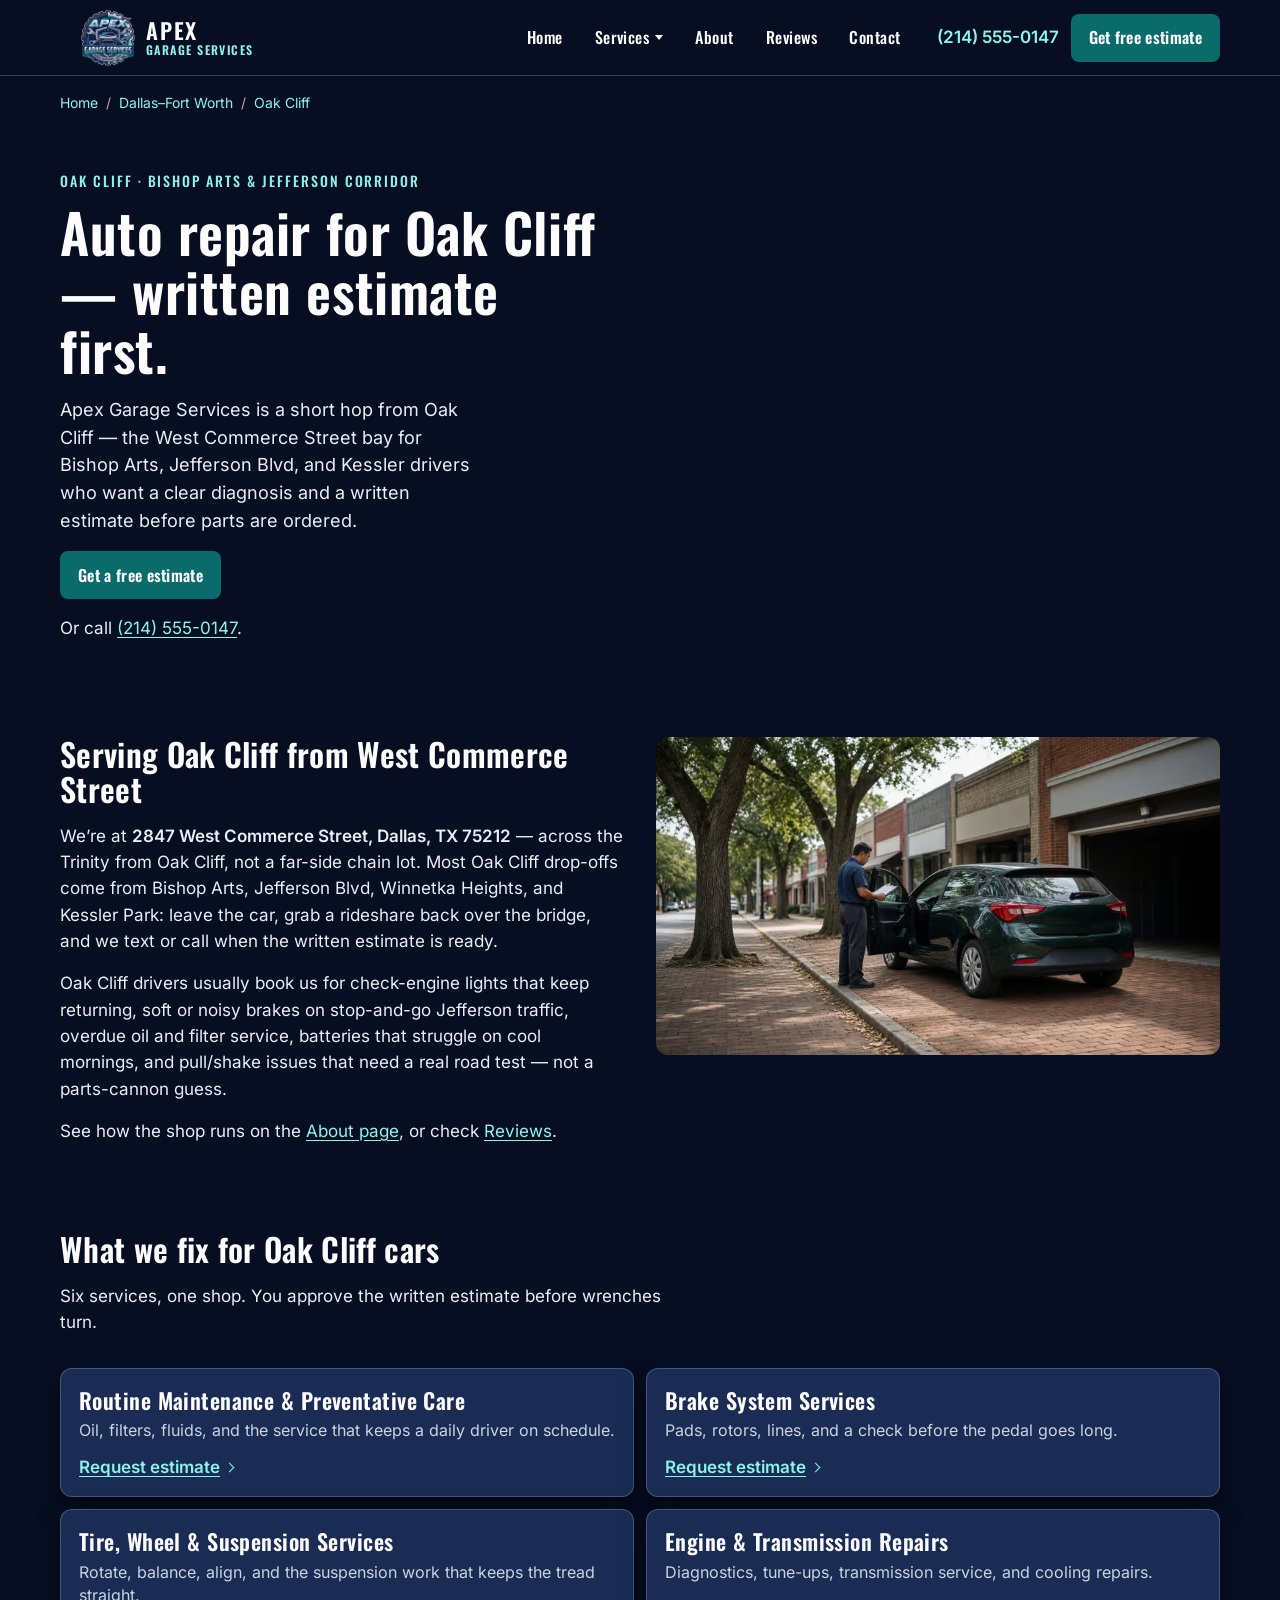
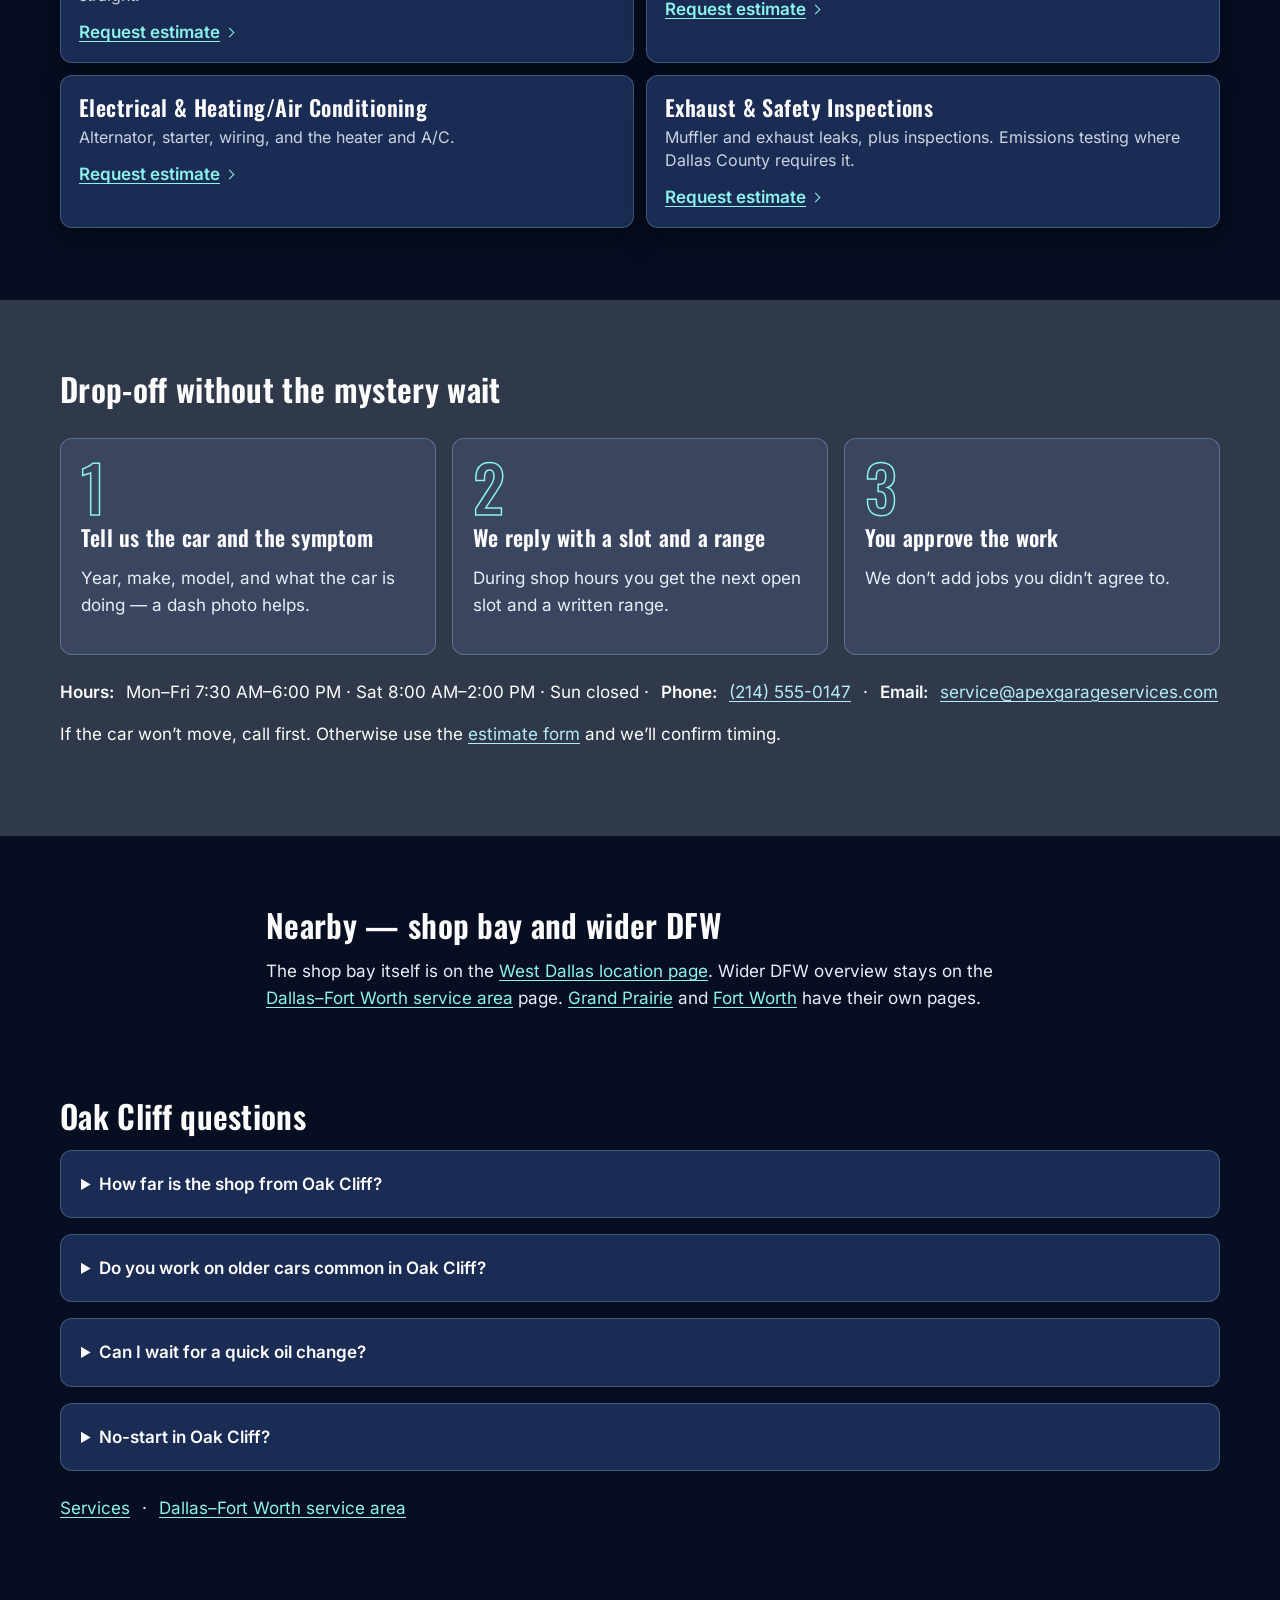
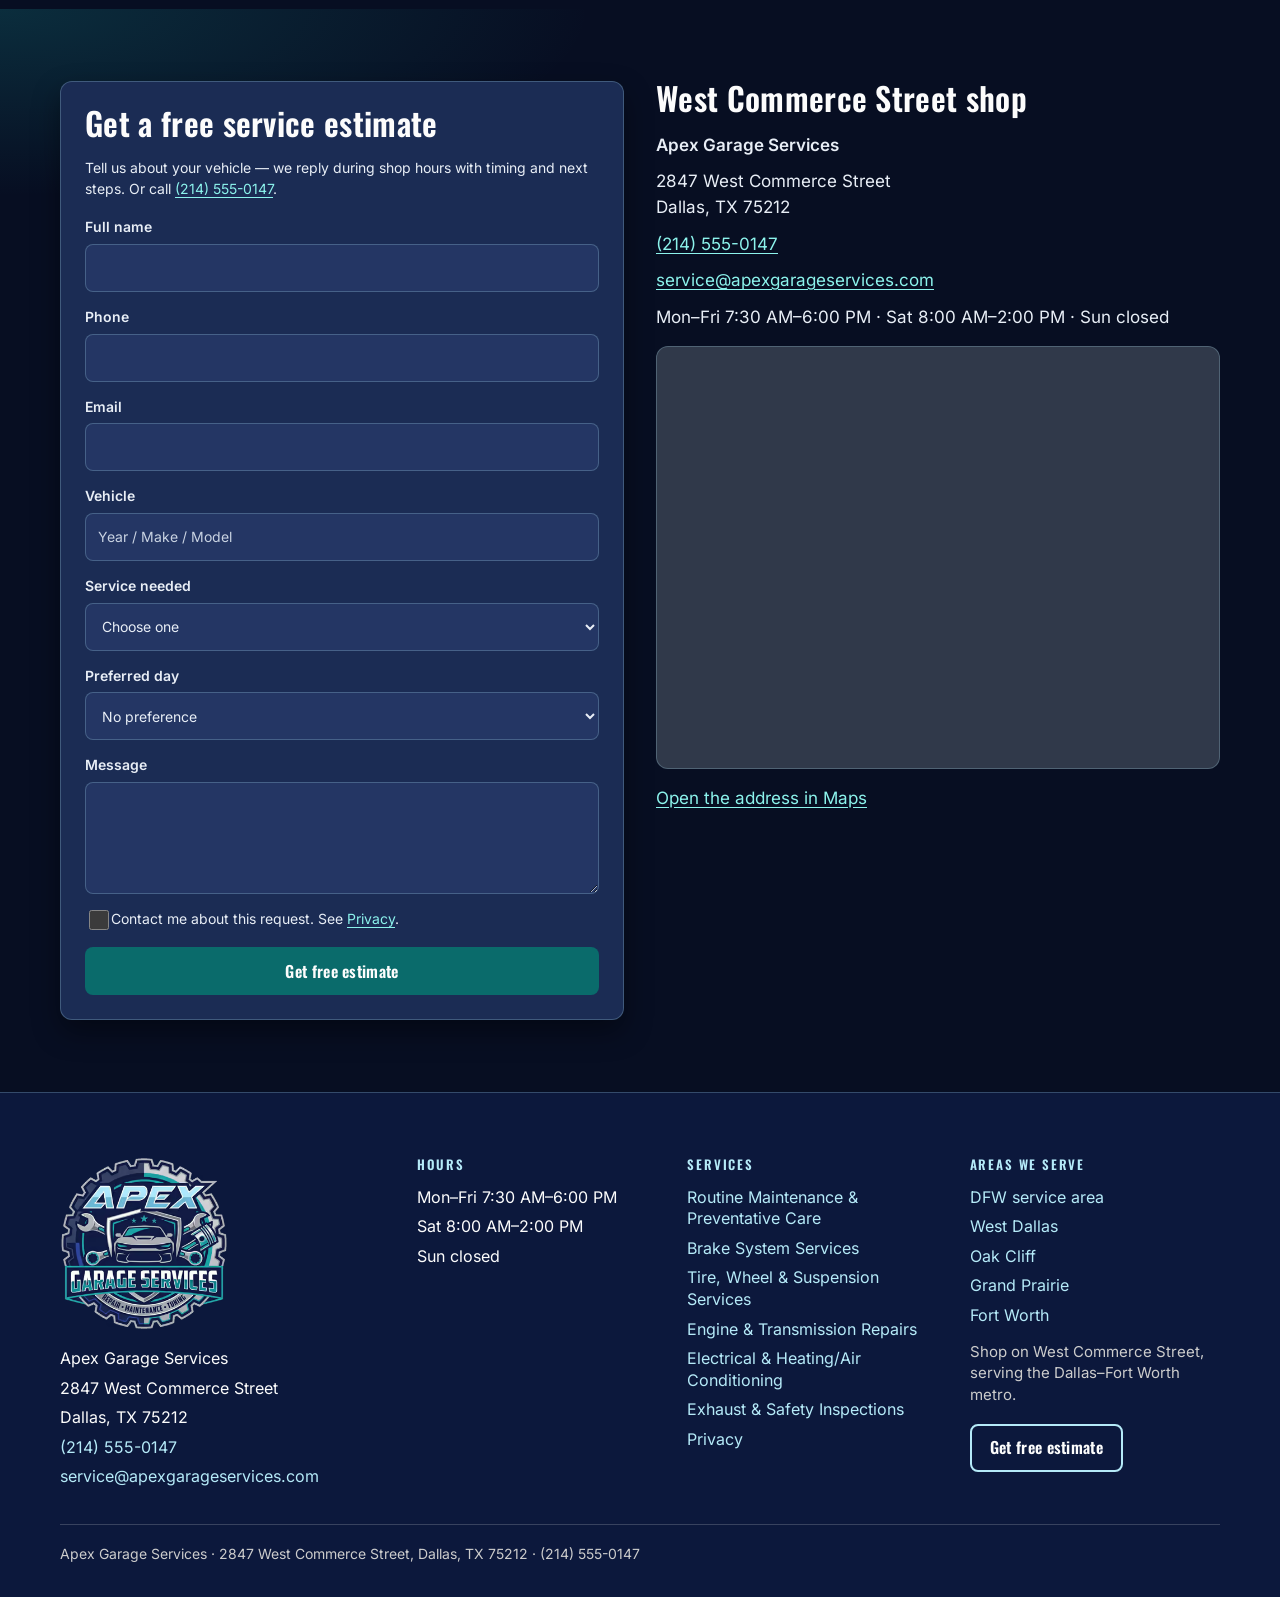
<file: locations/oak-cliff/index.html>
<!DOCTYPE html>
<html lang="en">
<head>
<meta charset="utf-8">
<meta name="viewport" content="width=device-width, initial-scale=1">
<meta name="robots" content="noindex, nofollow">
<title>Oak Cliff Auto Repair | Written Estimates | Apex Garage Services</title>
<meta name="description" content="Auto repair for Oak Cliff drivers — Bishop Arts, Jefferson Blvd, and nearby. Maintenance, brakes, tires, engine work, electrical, and inspections with a written estimate first. Call (214) 555-0147.">
<link rel="canonical" href="https://apex-garage-services.vercel.app/locations/oak-cliff/">
<meta property="og:title" content="Oak Cliff Auto Repair | Written Estimates | Apex Garage Services">
<meta property="og:description" content="Auto repair for Oak Cliff drivers — Bishop Arts, Jefferson Blvd, and nearby. Maintenance, brakes, tires, engine work, electrical, and inspections with a written estimate first. Call (214) 555-0147.">
<meta property="og:type" content="website">
<meta property="og:url" content="https://apex-garage-services.vercel.app/locations/oak-cliff/">
<meta property="og:image" content="https://apex-garage-services.vercel.app/assets/img/og-default.jpg">
<meta name="twitter:card" content="summary_large_image">
<meta name="twitter:title" content="Oak Cliff Auto Repair | Written Estimates | Apex Garage Services">
<meta name="twitter:description" content="Auto repair for Oak Cliff drivers — Bishop Arts, Jefferson Blvd, and nearby. Maintenance, brakes, tires, engine work, electrical, and inspections with a written estimate first. Call (214) 555-0147.">
<meta name="twitter:image" content="https://apex-garage-services.vercel.app/assets/img/og-default.jpg">
<meta name="theme-color" content="#0C183C">
<link rel="icon" href="../../favicon.png" type="image/png">
<link rel="preload" href="../../assets/fonts/oswald-latin.woff2" as="font" type="font/woff2" crossorigin>
<style id="apex-css">@keyframes hero-drift{0%{transform:scale(1.07)}to{transform:scale(1)}}@keyframes rise-in{0%{opacity:0;transform:translateY(16px)}to{opacity:1;transform:none}}@keyframes pin-pulse{0%{transform:scale(.7);opacity:.9}to{transform:scale(1.5);opacity:0}}@font-face{font-family:Inter;font-style:normal;font-weight:400 600;font-display:swap;src:url(/assets/fonts/inter-latin.woff2)format("woff2");unicode-range:U+0000-00FF,U+0131,U+0152-0153,U+02BB-02BC,U+02C6,U+02DA,U+02DC,U+0304,U+0308,U+0329,U+2000-206F,U+20AC,U+2122,U+2191,U+2193,U+2212,U+2215,U+FEFF,U+FFFD}@font-face{font-family:Oswald;font-style:normal;font-weight:500 600;font-display:swap;src:url(/assets/fonts/oswald-latin.woff2)format("woff2");unicode-range:U+0000-00FF,U+0131,U+0152-0153,U+02BB-02BC,U+02C6,U+02DA,U+02DC,U+0304,U+0308,U+0329,U+2000-206F,U+20AC,U+2122,U+2191,U+2193,U+2212,U+2215,U+FEFF,U+FFFD}:root{--apex-navy:#0c183c;--apex-slate:#30394a;--apex-cyan:#b5eaf8;--apex-teal:#189c9c;--apex-teal-deep:#0c8490;--apex-teal-text:#8cf3ec;--apex-teal-text-hover:#d8fbff;--apex-teal-btn:#0a6b6b;--apex-teal-btn-hover:#084f52;--apex-silver:#acb1b7;--apex-silver-light:#cccccc;--apex-white:#fcfcfc;--apex-ground:#070e22;--apex-surface:#1b2c54;--apex-surface-2:#243664;--apex-line:rgba(181, 234, 248, 0.24);--apex-ink:#e8eef6;--apex-muted:#c9d3e2;--apex-navy-hover:#08122c;--apex-danger:#ffb7c3;--shadow:0 12px 28px rgba(0, 0, 0, 0.4);--radius-card:12px;--radius-ctl:8px;--max:1160px;--header:76px;--ease-out:cubic-bezier(0.2, 0.7, 0.2, 1);--motion-hover:220ms;--motion-reveal:520ms;--motion-menu:200ms}*,::after,::before{box-sizing:border-box}body,html{overflow-x:clip}html{scroll-behavior:smooth;color-scheme:dark}body{margin:0;background:var(--apex-ground);color:var(--apex-ink);font-family:Inter,system-ui,-apple-system,"Segoe UI",sans-serif;font-size:17px;line-height:1.55}img{max-width:100%;display:block}a{text-underline-offset:.18em}.bay-show .lane.is-on .lane-main strong,.site-nav a[aria-current=page],.site-nav a[aria-current=true],a,a:visited{color:var(--apex-teal-text)}.card h2 a:hover,.card h3 a:hover,a:hover{color:var(--apex-teal-text-hover)}.btn,.eyebrow,.menu-btn,.site-nav a,h1,h2,h3{font-family:Oswald,"Arial Narrow",Impact,sans-serif}.skip,h1,h2,h3{color:var(--apex-white)}h1,h2,h3{margin:0 0 16px;font-weight:600;letter-spacing:.01em;line-height:1.08}h1{font-size:clamp(36px,5vw,56px);max-width:16ch}h2{font-size:clamp(28px,3vw,32px)}h3{font-size:22px}p{margin:0 0 16px}.skip{position:absolute;left:16px;top:-40px;z-index:20;background:var(--apex-surface);padding:8px 12px}.skip:focus{top:8px}:focus-visible{outline:2px solid var(--apex-cyan);outline-offset:3px}.wrap{width:min(var(--max),calc(100% - 32px));margin-inline:auto}.site-header{position:sticky;top:0;z-index:30;height:var(--header);background:var(--apex-ground);border-bottom:1px solid var(--apex-line)}.header-bar,.logo{display:flex;align-items:center}.header-bar{height:100%;gap:24px}.logo{flex:none;gap:10px;color:var(--apex-white);text-decoration:none}.logo img{width:56px;height:56px;object-fit:contain}.logo-text{display:flex;flex-direction:column;gap:3px;line-height:1;font-family:Oswald,"Arial Narrow",Impact,sans-serif;font-weight:600}.logo-text span:first-child{font-size:22px;letter-spacing:.08em;text-transform:uppercase}.logo-text span:last-child{font-size:12px;letter-spacing:.12em;text-transform:uppercase;color:var(--apex-teal-text)}.site-nav{display:flex;align-items:center;gap:8px;margin-left:auto}.site-nav a{color:var(--apex-white);text-decoration:none;font-size:16px;letter-spacing:.03em;padding:10px 12px;border-radius:var(--radius-ctl)}.site-nav a:hover{background:var(--apex-surface-2);color:var(--apex-white)}.nav-drop{position:relative}.nav-drop>a{display:inline-flex;align-items:center;gap:6px}.nav-drop>a::after{content:"";width:0;height:0;border-left:4px solid transparent;border-right:4px solid transparent;border-top:5px solid currentColor}.nav-menu{display:flex;flex-direction:column;gap:4px;position:absolute;top:calc(100% + 4px);left:0;z-index:5;width:max-content;min-width:260px;max-width:min(26rem,calc(100vw - 24px));padding:8px;background:var(--apex-surface);border:1px solid var(--apex-line);border-radius:var(--radius-card);box-shadow:var(--shadow);visibility:hidden;opacity:0;transform:translateY(4px);pointer-events:none}.nav-menu::before{content:"";position:absolute;left:0;right:0;top:-12px;height:12px}.nav-drop:focus-within .nav-menu,.nav-drop:hover .nav-menu,.nav-drop[data-open=true] .nav-menu{visibility:visible;opacity:1;transform:none;pointer-events:auto;transition:opacity var(--motion-menu) var(--ease-out),transform var(--motion-menu) var(--ease-out)}.nav-menu a{display:flex;padding:10px 18px;line-height:1.25;letter-spacing:.02em;white-space:normal}.header-actions{display:flex;align-items:center;gap:12px}.call,.nav-menu a{min-height:44px;align-items:center}.call{color:var(--apex-teal-text);font-weight:600;text-decoration:none;display:inline-flex}.btn,.menu-btn{min-height:48px;border-radius:var(--radius-ctl);color:var(--apex-white);font-size:16px}.menu-btn{display:none;min-width:48px;border:1px solid var(--apex-line);background:var(--apex-surface);letter-spacing:.04em}.btn{position:relative;isolation:isolate;display:inline-flex;align-items:center;justify-content:center;padding:0 18px;border:0;font-weight:600;letter-spacing:.02em;text-decoration:none;cursor:pointer}.btn-teal:hover,.btn:hover{background:var(--apex-teal-btn-hover);color:var(--apex-white)}.btn,.btn-teal{background:var(--apex-teal-btn)}.btn-ghost{background:0 0;color:var(--apex-cyan);border:2px solid var(--apex-cyan)}.btn-ghost:hover{background:rgba(181,234,248,.12);color:var(--apex-cyan)}.hero{display:grid;min-height:min(88vh,780px);background:var(--apex-navy);overflow:visible}.cards>*,.footer-grid>*,.gallery>*,.hero>*,.split>*,.steps>*{min-width:0}.hero-media{grid-area:1/1;min-height:100%;background:var(--apex-slate);overflow:hidden}.hero-shade{grid-area:1/1;z-index:1;background:linear-gradient(90deg,rgba(7,14,34,.92)0,rgba(7,14,34,.88) 40%,rgba(7,14,34,.28) 58%,rgba(7,14,34,0) 72%);pointer-events:none}.hero-media img{width:100%;height:100%;object-fit:cover}.hero-copy{grid-area:1/1;z-index:2;display:flex;flex-direction:column;justify-content:center;width:min(var(--max),calc(100% - 32px));margin-inline:auto;padding:56px 0 148px;background:0 0;color:var(--apex-white)}.hero-copy h1{font-size:clamp(2.75rem,4vw + 1rem,5rem);max-width:none;letter-spacing:.04em;line-height:1.24}.hero-copy h1 span{display:block}.hero-actions{display:flex;flex-wrap:wrap;align-items:center;gap:12px 20px;margin:4px 0 12px}.hero-actions .btn{margin:0}.hero-call{color:var(--apex-white);font-weight:600;text-decoration:none;min-height:48px;display:inline-flex;align-items:center}.hero-call:hover,.scroll-cue{color:var(--apex-cyan)}.scroll-cue{margin:12px 0 0;font-family:Oswald,"Arial Narrow",Impact,sans-serif;font-size:13px;letter-spacing:.18em;text-transform:uppercase}.chips a,.promise-card{background:var(--apex-surface)}.promise-card{grid-area:1/1;z-index:3;align-self:end;width:min(var(--max),calc(100% - 32px));margin:0 auto -36px;padding:18px 22px;color:var(--apex-ink);border:1px solid var(--apex-line);border-radius:var(--radius-card);box-shadow:var(--shadow)}.promise-card .trust li{padding-top:0;border-top:0;color:var(--apex-muted)}.promise-card .trust strong{color:var(--apex-white)}.area-band{padding:52px 0 16px;background:var(--apex-ground)}.area-band p{margin-block:0}.chips,.cta-band .wrap{display:flex;flex-wrap:wrap}.chips{gap:10px;margin:0;padding:0;list-style:none}.chips a{display:inline-flex;align-items:center;min-height:44px;padding:0 16px;border:1.5px solid var(--apex-teal);border-radius:999px;color:var(--apex-teal-text);font-weight:600;text-decoration:none}.chips a:hover{background:var(--apex-surface-2);color:var(--apex-teal-text-hover)}.cta-band{padding:36px 0}.cta-band .wrap{align-items:center;justify-content:space-between;gap:16px 24px}.cta-band h2{margin:0}#estimate{scroll-margin-top:calc(var(--header) + 8px)}.band .step h3,.band>.wrap>.section-head h2,.cta-band .btn,.cta-band h2,.hero-copy h1,.trust strong{color:var(--apex-white)}.band-navy{background:var(--apex-navy)}.band .step span{font-size:clamp(42px,5vw,68px);line-height:.85;margin-bottom:12px;color:transparent;-webkit-text-stroke:1.5px var(--apex-teal-text)}.band .step{color:var(--apex-ink);background:#3a4560;border-color:rgba(181,234,248,.28)}.eyebrow{margin:0 0 12px;color:var(--apex-teal-text);font-size:14px;letter-spacing:.14em;text-transform:uppercase}.hero-copy .eyebrow{color:var(--apex-cyan)}.lede{font-size:18px;max-width:38ch}.hero-copy .btn{align-self:flex-start;margin:8px 0 24px}.trust{display:grid;grid-template-columns:repeat(3,1fr);gap:12px;margin:0;padding:0;list-style:none}.trust li{margin:0;padding-top:12px;border-top:1px solid rgba(252,252,252,.28);color:var(--apex-silver-light);font-size:16px}.trust strong{display:block;font-size:16px}.section{padding:72px 0}.section-head{max-width:640px;margin-bottom:32px}.cards{display:grid;grid-template-columns:repeat(3,1fr);gap:24px}.lane-list{display:grid;grid-template-columns:1fr 1fr;gap:12px;margin:0;padding:0;list-style:none}.lane{display:flex;flex-direction:column;align-items:flex-start;gap:12px;position:relative;isolation:isolate;min-height:100%;padding:18px 18px 16px;background:var(--apex-surface);border:1px solid var(--apex-line);border-radius:var(--radius-card);box-shadow:var(--shadow);--spot-x:50%;--spot-y:20%}.lane::after,.lane::before{content:"";position:absolute;pointer-events:none}.lane::before{inset:0;border-radius:inherit;background:radial-gradient(240px circle at var(--spot-x) var(--spot-y),rgba(140,243,236,.22),transparent 70%);opacity:0}.lane::after{left:16px;right:16px;top:0;height:1px;background:linear-gradient(90deg,transparent,var(--apex-teal-text),transparent);opacity:0;transform:scaleX(.4);transform-origin:center}.lane:focus-within{border-color:rgba(140,243,236,.55)}.lane-est,.lane-main{position:relative;z-index:1}.lane-main{text-decoration:none}.lane-main strong{display:block;margin-bottom:6px;font-family:Oswald,"Arial Narrow",Impact,sans-serif;font-weight:600;font-size:22px;letter-spacing:.02em;line-height:1.2}.lane-main span{display:block;color:var(--apex-muted);font-size:16px;line-height:1.45}.lane-main,.lane-main:hover{color:var(--apex-white)}.lane-est{display:inline-flex;align-items:center;gap:6px;font-weight:600}.lane-est::after{content:"";width:7px;height:7px;border-top:1.5px solid currentColor;border-right:1.5px solid currentColor;transform:rotate(45deg)}@media (max-width:800px){.lane-list{grid-template-columns:1fr}}.card,.card>a{position:relative}.card{display:flex;flex-direction:column;isolation:isolate;background:var(--apex-surface);border:1px solid var(--apex-line);border-radius:var(--radius-card);box-shadow:var(--shadow);overflow:visible}.card>a{display:block;aspect-ratio:3/2;overflow:hidden;border-radius:calc(var(--radius-card) - 1px) calc(var(--radius-card) - 1px)0 0}.card img{position:absolute;inset:0;width:100%;height:100%;object-fit:cover}.card h2{margin:0;font-size:22px}.card h2 a,.card h3 a{color:inherit;text-decoration:none}.logo picture,.site-footer picture{display:contents}.card>a picture,.card>picture,.frame picture,.hero-media picture{display:block;height:100%}.lead-form button:disabled{opacity:.65;cursor:wait}.form-status{margin:0 0 12px}.card-body{padding:20px 20px 24px;display:flex;flex-direction:column;gap:8px;flex:1}.card-body p{flex:1}.icon{width:36px;height:36px;color:var(--apex-teal)}.faq,.gallery .stack,.quotes,.steps{display:grid;gap:16px}.steps{grid-template-columns:repeat(3,1fr)}.faq details,.note,.quote,.step{background:var(--apex-surface);border:1px solid var(--apex-line);border-radius:var(--radius-card);padding:20px}.step span{display:block;margin-bottom:8px;color:var(--apex-teal-text);font-family:Oswald,"Arial Narrow",sans-serif;font-size:20px}.band{background:var(--apex-slate);color:var(--apex-white)}.band a,.site-footer a{color:var(--apex-cyan)}.split{display:grid;grid-template-columns:1fr 1fr;gap:32px;align-items:start}.frame{border-radius:var(--radius-card);overflow:hidden;min-height:240px;background:var(--apex-slate)}.frame img{width:100%;height:100%;object-fit:cover;min-height:240px}.nap{margin:0;padding:0;list-style:none}.nap li{margin:0 0 10px}.lead-form{background:var(--apex-surface);border:1px solid var(--apex-line);border-radius:var(--radius-card);box-shadow:var(--shadow);padding:24px}.form-grid,label{display:grid;gap:14px}label{gap:6px;font-size:14px;font-weight:600}input,select,textarea{width:100%;min-height:48px;padding:10px 12px;border:1px solid var(--apex-line);border-radius:var(--radius-ctl);background:var(--apex-surface-2);color:var(--apex-ink);font:inherit;font-weight:400}textarea{min-height:112px;resize:vertical}input:focus,select:focus,textarea:focus{outline:2px solid var(--apex-cyan);outline-offset:1px;border-color:var(--apex-teal)}.check{grid-template-columns:20px 1fr;align-items:start;font-weight:400}.check input{width:20px;min-height:20px;margin-top:2px;accent-color:var(--apex-teal)}.hp{position:absolute;left:-9999px;height:0;overflow:hidden}.field-error{margin:0;color:var(--apex-danger);font-size:14px;font-weight:600}::placeholder{color:var(--apex-muted);opacity:1}::selection{background:var(--apex-cyan);color:var(--apex-navy)}input:-webkit-autofill,select:-webkit-autofill,textarea:-webkit-autofill{-webkit-text-fill-color:var(--apex-ink);caret-color:var(--apex-ink);box-shadow:0 0 0 1000px var(--apex-surface-2) inset}.is-invalid{border-color:var(--apex-danger)}.help{margin:0 0 16px;font-size:14px}.site-footer{background:var(--apex-navy);color:var(--apex-white);padding:64px 0 32px;border-top:1px solid var(--apex-line)}.footer-grid{display:grid;grid-template-columns:minmax(220px,1.3fr) minmax(190px,.95fr) minmax(200px,1fr) minmax(200px,1fr);gap:36px 32px;align-items:start}.lockup{width:168px;height:auto}.fine{margin-top:36px;padding-top:18px;border-top:1px solid rgba(252,252,252,.18);color:var(--apex-silver-light);font-size:14px}.mobile-bar{display:none}.page-hero{padding:56px 0 8px}.page-hero h1{max-width:18ch;font-size:clamp(2.25rem,3vw + 1rem,3.4rem)}.prose{max-width:68ch}.breadcrumbs ol,.related{display:flex;flex-wrap:wrap;gap:12px}.gallery{display:grid;grid-template-columns:1.4fr 1fr;gap:16px}details summary{cursor:pointer;font-weight:600;color:var(--apex-white)}details p{margin:12px 0 0}@media (max-width:900px){.cards,.footer-grid,.gallery,.split,.steps,.trust{grid-template-columns:1fr}.section{padding:48px 0}.nav-drop,.nav-menu,.site-nav{flex-direction:column;align-items:stretch}.site-nav{display:none;position:absolute;top:var(--header);left:0;right:0;gap:0;padding:8px 16px 16px;background:var(--apex-surface);border-bottom:1px solid var(--apex-line)}.site-nav[data-open=true]{display:flex}.nav-drop,.nav-menu{display:flex}.nav-menu{position:static;width:auto;min-width:0;margin:4px 0 8px;padding:6px;gap:4px;border:1px solid var(--apex-line);border-radius:var(--radius-ctl);box-shadow:none;background:var(--apex-ground);visibility:visible;opacity:1;transform:none;pointer-events:auto}.nav-menu a{white-space:normal}.menu-btn{display:inline-flex;align-items:center;justify-content:center}.logo img{width:44px;height:44px}.logo-text span:first-child{font-size:18px}.logo-text span:last-child{font-size:10px}.header-actions .btn,.header-actions .call{display:none}.mobile-bar{display:grid;grid-template-columns:1fr 1fr;gap:8px;position:fixed;left:0;right:0;bottom:0;z-index:40;padding:8px 12px calc(8px + env(safe-area-inset-bottom));background:var(--apex-surface);border-top:1px solid var(--apex-line)}html{scroll-padding-bottom:112px}body{padding-bottom:112px}#estimate,.lead-form,.lead-form button,.lead-form input,.lead-form select,.lead-form textarea{scroll-margin-bottom:112px}}@media (prefers-reduced-motion:reduce){html{scroll-behavior:auto}*,::after,::before{animation:none!important;transition:none!important}[data-reveal],[data-reveal].is-pending,[data-reveal].is-shown{opacity:1!important;transform:none!important}.nav-drop:focus-within .nav-menu,.nav-drop:hover .nav-menu,.nav-drop[data-open=true] .nav-menu{opacity:1!important;visibility:visible!important;transform:none!important}}.trust-line{margin:0 0 20px;color:var(--apex-cyan);font-size:16px;max-width:36ch}.breadcrumbs{padding:16px 0 0;font-size:14px}.breadcrumbs ol{gap:8px;margin:0;padding:0;list-style:none;color:var(--apex-muted)}.breadcrumbs li:not(:last-child)::after{content:"/";margin-left:8px;color:var(--apex-silver)}.breadcrumbs a{color:var(--apex-teal-text);text-decoration:none}.breadcrumbs a:hover,.site-footer a:hover{text-decoration:underline}.map-embed{margin:16px 0;border-radius:var(--radius-card);overflow:hidden;border:1px solid var(--apex-line);background:var(--apex-slate);aspect-ratio:4/3}.map-embed iframe{display:block;width:100%;height:100%;border:0}.neighborhoods{display:grid;gap:28px;max-width:72ch}.neighborhood h2{margin-bottom:10px}.bio-slots,.cert-slots{display:grid;gap:12px;margin:0 0 24px;padding:0}.cert-slots{list-style:disc;padding-left:1.2em}#google-reviews .prose,.bio-slot{padding:16px;border:1px dashed var(--apex-line);border-radius:var(--radius-card);background:var(--apex-surface)}.bio-slot h3{margin-bottom:8px;font-size:18px}.area-links a{white-space:nowrap}.mobile-bar.is-hidden{transform:translateY(110%);pointer-events:none}.mobile-bar{transition:transform .2s ease}.mobile-bar .btn{width:100%}@media (max-width:900px){.hero{display:flex;flex-direction:column;min-height:0}.hero-shade{display:none}.hero-media{position:relative;height:26vh;min-height:160px;max-height:220px}.hero-media img,.hero-media picture{max-height:none;height:100%;aspect-ratio:auto}.hero-copy{width:auto;margin:0;padding:22px 20px 16px;background:var(--apex-navy)}.hero-copy h1{font-size:clamp(1.85rem,7.2vw,2.5rem);max-width:none;letter-spacing:.03em;line-height:1.12}.hero-copy .lede{font-size:16.5px}.promise-card{position:relative;width:min(var(--max),calc(100% - 32px));margin:16px auto 0}.area-band{padding-top:28px}.scroll-cue{display:none}.trust-line{margin-bottom:12px}}@media (max-width:900px) and (max-height:700px){.hero-media{height:22vh;min-height:140px;max-height:180px}.hero-copy{padding-top:16px;padding-bottom:8px}}.site-footer h2{margin:0 0 14px;color:var(--apex-cyan);font-size:13px;font-weight:600;letter-spacing:.14em;text-transform:uppercase;line-height:1.2}.footer-list{display:grid;gap:8px;margin:0;padding:0;list-style:none}.footer-brand .footer-list{margin-top:18px}.site-footer .footer-list li{margin:0;color:var(--apex-white);font-size:16px;line-height:1.35}.site-footer a{text-decoration:none}.footer-note{margin:14px 0 0;color:var(--apex-silver-light);font-size:15px;line-height:1.45;max-width:32ch}.site-footer .btn{margin-top:18px;color:var(--apex-white)}.site-footer .btn:hover{text-decoration:none;color:var(--apex-white)}@media (max-width:1100px){.footer-grid{grid-template-columns:1fr 1fr}}@media (max-width:900px){.footer-grid{grid-template-columns:1fr}}#estimate{background:radial-gradient(820px 260px at 0% 0%,rgba(24,156,156,.22),transparent 72%),var(--apex-ground)}.reviews-hero{background:var(--apex-navy);padding:72px 0}.reviews-hero,.reviews-hero .lede,.reviews-hero h1{color:var(--apex-white)}.reviews-hero .eyebrow{color:var(--apex-cyan)}.reviews-hero .lede{max-width:40ch}#google-reviews{padding-top:0}#google-reviews .prose{border:1px solid var(--apex-line);box-shadow:var(--shadow);padding:32px 28px;margin-top:-36px}.nav-drop>a,.site-nav>a,details summary{position:relative}.nav-drop>a::before,.site-nav>a::before,details summary::after{content:"";position:absolute;left:12px;right:12px;bottom:4px;height:2px;background:var(--apex-teal);transform:scaleX(0);transform-origin:left center;pointer-events:none}.btn::before,.card::after{content:"";position:absolute;inset:0;border-radius:inherit;pointer-events:none;opacity:0}.btn::before{z-index:-1;box-shadow:0 8px 18px rgba(12,24,60,.18)}.card::after{z-index:-1;box-shadow:0 16px 32px rgba(12,24,60,.16)}details summary::after{left:0;right:0;bottom:0}.card>a:focus-visible{outline-offset:-4px}@media (hover:hover) and (pointer:fine){.btn,.card,.chips a{transition:transform var(--motion-hover) var(--ease-out)}.btn::before,.card::after,.lane-est::after,.lane::after,.lane::before,.nav-drop>a::before,.site-nav>a::before,details summary::after{transition:opacity var(--motion-hover) var(--ease-out),transform var(--motion-hover) var(--ease-out)}.card>a img{transition:transform 300ms var(--ease-out)}.chips a:hover{transform:translateY(-2px)}.btn:hover:not(:disabled){transform:translateY(-2px)}.btn:hover:not(:disabled)::before,.card:hover:not(.is-pending)::after{opacity:1}.btn-ghost:hover:not(:disabled){transform:translateY(-1px)}.btn:disabled,.btn:disabled:hover,.mobile-bar .btn,.mobile-bar .btn:hover{transform:none}.btn:disabled::before,.mobile-bar .btn::before{opacity:0}.nav-drop>a:hover::before,.site-nav>a:hover::before,details summary:hover::after{transform:scaleX(1)}.card:hover:not(.is-pending){transform:translateY(-4px)}.card:hover:not(.is-pending)>a img{transform:scale(1.025)}html.js-motion .card[data-reveal].is-shown:hover{transform:translateY(-4px);transition:transform var(--motion-hover) var(--ease-out),opacity var(--motion-reveal) var(--ease-out)}.lane{transition:transform var(--motion-hover) var(--ease-out),border-color var(--motion-hover) var(--ease-out)}.lane:focus-within:not(.is-pending),.lane:hover:not(.is-pending){transform:translateY(-6px);border-color:rgba(140,243,236,.55)}.lane:focus-within::after,.lane:focus-within::before,.lane:hover::after,.lane:hover::before{opacity:1}.lane:focus-within::after,.lane:hover::after{transform:scaleX(1)}.lane:focus-within .lane-est::after,.lane:hover .lane-est::after{transform:rotate(45deg) translate(2px,-2px)}html.js-motion .lane[data-reveal].is-shown:focus-within,html.js-motion .lane[data-reveal].is-shown:hover{transform:translateY(-6px);transition:transform var(--motion-hover) var(--ease-out),border-color var(--motion-hover) var(--ease-out),opacity var(--motion-reveal) var(--ease-out)}.frame img{transition:transform 420ms var(--ease-out)}.frame:hover img{transform:scale(1.035)}}@media (prefers-reduced-motion:no-preference){.hero-media img{transform-origin:68% 42%;animation:hero-drift 18s var(--ease-out) both}.hero-copy .eyebrow,.page-hero .wrap>*,.promise-card .trust li{animation:rise-in 520ms var(--ease-out) backwards}.hero-copy h1 span:nth-child(1),.page-hero .wrap>:nth-child(2){animation-delay:80ms}.page-hero .wrap>:nth-child(3){animation-delay:150ms}.hero-copy h1 span{animation:rise-in 560ms var(--ease-out) backwards}.hero-copy h1 span:nth-child(2){animation-delay:170ms}.hero-copy h1 span:nth-child(3){animation-delay:260ms}.hero-copy .lede{animation:rise-in 520ms var(--ease-out) 340ms backwards}.hero-actions{animation:rise-in 520ms var(--ease-out) 420ms backwards}.trust-line{animation:rise-in 520ms var(--ease-out) 500ms backwards}.scroll-cue{animation:rise-in 520ms var(--ease-out) 580ms backwards}.promise-card .trust li:nth-child(2){animation-delay:90ms}.promise-card .trust li:nth-child(3){animation-delay:170ms}.area-band p{animation:rise-in 520ms var(--ease-out) 180ms backwards}}html.js-motion [data-reveal].is-pending{opacity:0;transform:translateY(16px);transition:none}html.js-motion [data-reveal].is-shown{opacity:1;transform:none;transition:opacity var(--motion-reveal) var(--ease-out) var(--reveal-delay, 0ms),transform var(--motion-reveal) var(--ease-out) var(--reveal-delay, 0ms)}html.js-motion .lane[data-reveal].is-pending{transform:translateY(22px) scale(.98)}@media (max-width:900px){html.js-motion [data-reveal-group]>[data-reveal]{transition-delay:0ms!important}html.js-motion .lane-list>[data-reveal]{transition-delay:var(--reveal-delay, 0ms)!important}.nav-menu{visibility:visible;opacity:1;transform:none;pointer-events:auto}}#on-the-car{scroll-margin-top:calc(var(--header) + 8px)}.bay{display:grid;grid-template-columns:minmax(0,1fr) minmax(300px,460px);gap:28px;align-items:start}.bay-stage{position:sticky;top:calc(var(--header) + 12px);z-index:2}.bay-viewport{position:relative;overflow:hidden;aspect-ratio:16/9;border:1px solid var(--apex-line);border-radius:var(--radius-card);background:#15233f}.spin{position:absolute;inset:0;user-select:none}.spin:focus-visible{outline:2px solid var(--apex-teal-text);outline-offset:-3px}.spin-frame{position:absolute;inset:0;width:100%;height:100%;object-fit:cover;opacity:0;pointer-events:none;transition:opacity 420ms cubic-bezier(.4,0,.2,1)}.spin-frame.is-on{opacity:1}.callout b,.pin{border-radius:50%}.pin{position:absolute;left:68%;top:63%;width:14px;height:14px;background:#8cf3ec;transform:translate(-50%,-50%);pointer-events:none;transition:opacity 320ms var(--ease-out)}.spin.is-turning .pin{opacity:0}.pin::after,.pin::before{content:"";position:absolute}.pin::before{left:50%;bottom:100%;width:2px;height:28px;background:#8cf3ec;transform:translateX(-50%)}.pin::after{inset:-8px;border:2px solid rgba(140,243,236,.7);border-radius:50%;animation:pin-pulse 1.6s var(--ease-out) infinite}.bay-status{margin:14px 0 0;min-height:3.4em}.bay-where{display:block;color:var(--apex-white);font-family:Oswald,"Arial Narrow",Impact,sans-serif;font-size:22px;font-weight:600;letter-spacing:.03em;line-height:1.15}.bay-name{display:block;margin-top:4px;color:var(--apex-cyan);font-size:15px}.svc-group{margin:0 0 22px;scroll-margin-top:calc(var(--header) + 12px)}.svc span,.svc strong,.svc-title span{display:block}.page-hero .svc-lede{max-width:48ch}.svc-group h3{margin:0 0 10px;color:var(--apex-cyan);font-size:18px;letter-spacing:.02em;line-height:1.25;text-transform:none}.cutaway img,.svc{width:100%;display:block}.svc{margin:0 0 6px;padding:10px 12px;border:1px solid transparent;border-radius:var(--radius-ctl);background:0 0;color:inherit;font:inherit;text-align:left;cursor:pointer}.svc strong{color:var(--apex-white);font-family:Oswald,"Arial Narrow",Impact,sans-serif;font-size:17px;font-weight:600;letter-spacing:.02em}.svc span{margin-top:2px;color:var(--apex-muted);font-size:14.5px;line-height:1.4}.svc:hover,.svc[aria-pressed=true]{background:var(--apex-surface-2);border-color:var(--apex-line);box-shadow:inset 3px 0 0 var(--apex-teal)}.bay-cta{margin:8px 0 0}@media (max-width:900px){.bay{grid-template-columns:1fr}.bay-stage{order:-1;position:sticky;top:calc(var(--header) + 4px);padding-bottom:8px;background:var(--apex-ground)}}.bay-show{display:flex;flex-direction:column;gap:22px}.bay-show .bay-stage{position:relative;top:auto;order:0;width:100%;padding:0;background:0 0}.bay-show .bay-viewport{aspect-ratio:auto;min-height:0;border-radius:20px;background:#152240;box-shadow:0 28px 70px rgba(0,0,0,.45)}.bay-show .spin-stage{position:relative;aspect-ratio:16/9;background:#152240}.bay-show .spin{inset:0;height:100%}.callout-lines,.cutaway{position:absolute;inset:0}.cutaway{z-index:2;margin:0;pointer-events:none;transition:opacity 320ms var(--ease-out)}.cutaway img{height:100%;object-fit:cover}.callout-lines{width:100%;height:100%;overflow:visible}.cline{stroke:rgba(181,234,248,.75);stroke-width:1.5px;vector-effect:non-scaling-stroke;fill:none}.cline.is-on{stroke:#8cf3ec;stroke-width:2px}.callout,.cdot{position:absolute}.cdot{z-index:3;width:10px;height:10px;margin:-5px 0 0-5px;border-radius:50%;background:#8cf3ec;box-shadow:0 0 0 4px rgba(140,243,236,.22)}.cdot.is-on{box-shadow:0 0 0 6px rgba(140,243,236,.38)}.callout{z-index:4;display:inline-flex;align-items:center;gap:8px;min-height:36px;margin:0;padding:4px 12px 4px 4px;border:1px solid transparent;border-radius:999px;background:#fff;color:#10203f;box-shadow:0 8px 18px rgba(0,0,0,.28);cursor:pointer;font-family:Oswald,"Arial Narrow",Impact,sans-serif;font-size:14px;font-weight:600;letter-spacing:.04em;line-height:1;text-transform:uppercase;pointer-events:auto}.callout b{display:grid;place-items:center;width:28px;height:28px;background:#149c9c;color:#fff;font-size:13px}.bay-show .callout{z-index:6;gap:0;padding:4px}.bay-show .callout>span{position:absolute;width:1px;height:1px;padding:0;margin:-1px;overflow:hidden;clip:rect(0,0,0,0);white-space:nowrap;border:0}.callout.is-on{border-color:#8cf3ec;box-shadow:0 0 0 3px rgba(140,243,236,.35),0 8px 18px rgba(0,0,0,.28)}.callout:focus-visible{outline:2px solid #10203f;outline-offset:3px}.bay-show .bay-status,.bay-show .pin{opacity:0}.bay-show .pin{width:16px;height:16px}.bay-show .pin::before{height:42px}.bay-show .bay-status,.bay-show .job-dock{position:absolute;margin:0;border-radius:14px}.bay-show .bay-status{z-index:3;pointer-events:none;left:16px;bottom:16px;min-height:0;max-width:min(420px,calc(100% - 32px));padding:14px 16px;border:1px solid var(--apex-line);background:rgba(7,14,34,.78)}.job-dock{gap:10px}.job-dock,.job-sets{display:grid}.bay-show .job-dock{z-index:4;width:min(380px,calc(100% - 20px));max-height:42%;padding:12px 16px 10px;overflow:auto;border:1px solid rgba(181,234,248,.22);background:rgba(7,14,34,.92);box-shadow:0 12px 28px rgba(0,0,0,.4);scrollbar-width:thin;scrollbar-color:rgba(181,234,248,.45) transparent;transition:opacity 320ms var(--ease-out)}.bay-show .job-dock::-webkit-scrollbar{width:8px}.bay-show .job-dock::-webkit-scrollbar-thumb{border-radius:8px;background:rgba(181,234,248,.45)}.bay-show .job-kicker{display:none}.bay-show .job-set{grid-template-columns:1fr}.bay-show .job-dock .svc{padding:6px 0}.bay-show .job-dock .svc strong{font-size:18px}.bay-show .job-dock .svc span{margin-top:3px;font-size:15px;line-height:1.4}.job-kicker{margin:0;color:var(--apex-cyan);font-family:Oswald,"Arial Narrow",Impact,sans-serif;font-size:13px;font-weight:600;letter-spacing:.14em;text-transform:uppercase}.job-set{display:grid;grid-template-columns:1fr 1fr;gap:8px;transition:opacity 400ms var(--ease-out),transform 400ms var(--ease-out)}.job-set.is-out,.job-set.is-shown{grid-area:1/1}.job-set.is-out{opacity:0;transform:translateY(10px);pointer-events:none}.job-set[hidden]{display:none}.bay-show .lane.svc-group,.job-set .svc{margin:0}.bay-show .pick-list{gap:14px}.bay-show .lane{align-items:stretch;padding:0;border-left-width:3px;border-left-color:rgba(181,234,248,.28);background:linear-gradient(180deg,rgba(181,234,248,.05),transparent 42%),var(--apex-surface);border-radius:18px}.bay-show .lane.is-on{border-color:rgba(140,243,236,.4);border-left-color:var(--apex-teal-text);background:linear-gradient(100deg,rgba(140,243,236,.12),transparent 48%),var(--apex-surface)}.bay-show .lane.is-on,.bay-show .lane:focus-within,.bay-show .lane:hover{border-left-color:var(--apex-teal-text)}.bay-show .lane::after{left:20px;right:20px;top:auto;bottom:0;width:auto;height:2px;opacity:1;transform:scaleX(0);transform-origin:left center;background:linear-gradient(90deg,var(--apex-teal-text),transparent 78%)}.bay-show .lane.is-on::after,.bay-show .lane:focus-within::after,.bay-show .lane:hover::after{transform:scaleX(1)}.bay-show .svc-lead,.bay-show .svc-lead:hover,.bay-show .svc-lead[aria-pressed=true]{display:grid;grid-template-columns:58px minmax(0,1fr);gap:10px 14px;align-items:start;width:100%;height:100%;margin:0;padding:22px 20px 20px;border:0;background:0 0;box-shadow:none;cursor:pointer}.pick-no{padding-top:2px;font-family:Oswald,"Arial Narrow",Impact,sans-serif;font-size:32px;font-weight:600;letter-spacing:.04em;line-height:1;color:#9bb6cc}.bay-show .lane.is-on .pick-no,.bay-show .lane.is-on .pick-where,.bay-show .lane:focus-within .pick-no,.bay-show .lane:focus-within .pick-where,.bay-show .lane:hover .pick-no,.bay-show .lane:hover .pick-where{color:var(--apex-teal-text)}.bay-show .pick-copy{display:block;min-width:0}.bay-show .pick-copy strong{margin-bottom:6px;font-size:22px;line-height:1.15}.bay-show .pick-copy>span{margin-top:0;font-size:16px;line-height:1.45}.pick-where{display:flex;align-items:center;gap:8px;margin-top:14px;color:var(--apex-muted);font-family:Oswald,"Arial Narrow",Impact,sans-serif;font-size:13px;font-style:normal;font-weight:600;letter-spacing:.14em;line-height:1;text-transform:uppercase}.pick-where::before{content:"";width:6px;height:6px;flex:0 0 6px;border-radius:50%;background:currentColor;box-shadow:0 0 0 3px rgba(140,243,236,.16)}@media (max-width:1000px){.bay-show .spin-stage{display:flex;flex-direction:column;aspect-ratio:auto;min-height:0;background:0 0}.bay-show .spin{position:relative;inset:auto;width:100%;height:auto;aspect-ratio:16/9;min-height:0}.bay-show .spin-frame{object-fit:contain;object-position:center bottom}.callout{font-size:11px;gap:0;padding:3px}.callout b{width:22px;height:22px;font-size:11px}.bay-show .bay-status{max-width:46%;padding:10px 12px}.bay-show .bay-name{font-size:13px}.bay-show .job-dock{padding:10px 12px 8px;border-radius:12px}.bay-show .job-dock .svc strong{font-size:16px}.bay-show .job-dock .svc span{font-size:14px}.job-set{grid-template-columns:1fr}.bay-show .bay-where{font-size:18px}.bay-show .svc-lead,.bay-show .svc-lead:hover,.bay-show .svc-lead[aria-pressed=true]{grid-template-columns:46px minmax(0,1fr);padding:18px 16px 16px}.pick-no{font-size:26px}.bay-show .pick-copy strong{font-size:20px}}</style>
<script type="application/ld+json">{"@context":"https://schema.org","@type":"AutoRepair","@id":"https://apex-garage-services.vercel.app/#business","name":"Apex Garage Services","url":"https://apex-garage-services.vercel.app/","image":"https://apex-garage-services.vercel.app/assets/img/og-default.jpg","telephone":"(214) 555-0147","email":"service@apexgarageservices.com","priceRange":"$$","address":{"@type":"PostalAddress","streetAddress":"2847 West Commerce Street","addressLocality":"Dallas","addressRegion":"TX","postalCode":"75212","addressCountry":"US"},"geo":{"@type":"GeoCoordinates","latitude":32.7767,"longitude":-96.851},"hasMap":"https://maps.google.com/?q=2847+West+Commerce+Street,+Dallas,+TX+75212","openingHoursSpecification":[{"@type":"OpeningHoursSpecification","dayOfWeek":["Monday","Tuesday","Wednesday","Thursday","Friday"],"opens":"07:30","closes":"18:00"},{"@type":"OpeningHoursSpecification","dayOfWeek":"Saturday","opens":"08:00","closes":"14:00"}],"areaServed":[{"@type":"City","name":"Dallas"},{"@type":"Place","name":"West Dallas"},{"@type":"Place","name":"Oak Cliff"},{"@type":"Place","name":"Grand Prairie"},{"@type":"City","name":"Fort Worth"}]}</script><script type="application/ld+json">{"@context":"https://schema.org","@type":"BreadcrumbList","itemListElement":[{"@type":"ListItem","position":1,"name":"Home","item":"https://apex-garage-services.vercel.app/"},{"@type":"ListItem","position":2,"name":"Dallas–Fort Worth","item":"https://apex-garage-services.vercel.app/dallas-tx/"},{"@type":"ListItem","position":3,"name":"Oak Cliff","item":"https://apex-garage-services.vercel.app/locations/oak-cliff/"}]}</script>

</head>
<body>
<a class="skip" href="#main">Skip to content</a>
<header class="site-header">
  <div class="wrap header-bar">
    <a class="logo" href="../../"><picture><source srcset="../../assets/logo-112.avif" type="image/avif"><source srcset="../../assets/logo-112.webp" type="image/webp"><img src="../../assets/logo-112.png" width="56" height="56" alt="Apex Garage Services"></picture><span class="logo-text"><span>Apex</span><span>Garage Services</span></span></a>
    <nav class="site-nav" id="site-nav" aria-label="Primary"><a href="../../">Home</a><div class="nav-drop"><a href="../../services/" aria-haspopup="true" aria-expanded="false">Services</a><div class="nav-menu"><a href="../../services/#routine">Routine Maintenance &amp; Preventative Care</a><a href="../../services/#brakes">Brake System Services</a><a href="../../services/#tires">Tire, Wheel &amp; Suspension Services</a><a href="../../services/#engine">Engine &amp; Transmission Repairs</a><a href="../../services/#electrical">Electrical &amp; Heating/Air Conditioning</a><a href="../../services/#exhaust">Exhaust &amp; Safety Inspections</a></div></div><a href="../../about/">About</a><a href="../../reviews/">Reviews</a><a href="../../contact/">Contact</a></nav>
    <div class="header-actions">
      <a class="call" href="tel:+12145550147">(214) 555-0147</a>
      <a class="btn" href="../../contact/?area=oak-cliff">Get free estimate</a>
      <button class="menu-btn" type="button" aria-expanded="false" aria-controls="site-nav">Menu</button>
    </div>
  </div>
</header>
<main id="main">
<nav class="breadcrumbs wrap" aria-label="Breadcrumb"><ol><li><a href="../../">Home</a></li><li><a href="../../dallas-tx/">Dallas–Fort Worth</a></li><li><a href="./" aria-current="page">Oak Cliff</a></li></ol></nav>
<section class="page-hero"><div class="wrap"><p class="eyebrow">Oak Cliff · Bishop Arts &amp; Jefferson corridor</p><h1>Auto repair for Oak Cliff — written estimate first.</h1><p class="lede">Apex Garage Services is a short hop from Oak Cliff — the West Commerce Street bay for Bishop Arts, Jefferson Blvd, and Kessler drivers who want a clear diagnosis and a written estimate before parts are ordered.</p><p><a class="btn" href="../../contact/?area=oak-cliff">Get a free estimate</a></p><p>Or call <a href="tel:+12145550147">(214) 555-0147</a>.</p></div></section>
<section class="section">
  <div class="wrap split">
    <div class="prose" data-reveal>
      <h2>Serving Oak Cliff from West Commerce Street</h2>
      <p>We’re at <strong>2847 West Commerce Street, Dallas, TX 75212</strong> — across the Trinity from Oak Cliff, not a far-side chain lot. Most Oak Cliff drop-offs come from Bishop Arts, Jefferson Blvd, Winnetka Heights, and Kessler Park: leave the car, grab a rideshare back over the bridge, and we text or call when the written estimate is ready.</p>
      <p>Oak Cliff drivers usually book us for check-engine lights that keep returning, soft or noisy brakes on stop-and-go Jefferson traffic, overdue oil and filter service, batteries that struggle on cool mornings, and pull/shake issues that need a real road test — not a parts-cannon guess.</p>
      <p>See how the shop runs on the <a href="../../about/">About page</a>, or check <a href="../../reviews/">Reviews</a>.</p>
    </div>
    <div class="frame"><picture><source type="image/avif" srcset="../../assets/img/loc-oc-hero-480.avif 480w, ../../assets/img/loc-oc-hero-768.avif 768w, ../../assets/img/loc-oc-hero-960.avif 960w, ../../assets/img/loc-oc-hero.avif 1280w" sizes="(max-width: 900px) calc(100vw - 32px), 564px"><source type="image/webp" srcset="../../assets/img/loc-oc-hero-480.webp 480w, ../../assets/img/loc-oc-hero-768.webp 768w, ../../assets/img/loc-oc-hero-960.webp 960w, ../../assets/img/loc-oc-hero.webp 1280w" sizes="(max-width: 900px) calc(100vw - 32px), 564px"><img src="../../assets/img/loc-oc-hero.jpg" alt="Oak Cliff driver drop-off for auto repair near Bishop Arts" width="1280" height="720" fetchpriority="high"></picture></div>
  </div>
</section>
<section class="section" style="padding-top:0">
  <div class="wrap">
    <div class="section-head">
      <h2>What we fix for Oak Cliff cars</h2>
      <p>Six services, one shop. You approve the written estimate before wrenches turn.</p>
    </div>
    <ul class="lane-list" data-reveal-group>
      <li class="lane" data-reveal><a class="lane-main" href="../../services/#routine"><strong>Routine Maintenance &amp; Preventative Care</strong><span>Oil, filters, fluids, and the service that keeps a daily driver on schedule.</span></a><a class="lane-est" href="../../contact/?service=routine&amp;area=oak-cliff">Request estimate</a></li>
      <li class="lane" data-reveal><a class="lane-main" href="../../services/#brakes"><strong>Brake System Services</strong><span>Pads, rotors, lines, and a check before the pedal goes long.</span></a><a class="lane-est" href="../../contact/?service=brakes&amp;area=oak-cliff">Request estimate</a></li>
      <li class="lane" data-reveal><a class="lane-main" href="../../services/#tires"><strong>Tire, Wheel &amp; Suspension Services</strong><span>Rotate, balance, align, and the suspension work that keeps the tread straight.</span></a><a class="lane-est" href="../../contact/?service=tires&amp;area=oak-cliff">Request estimate</a></li>
      <li class="lane" data-reveal><a class="lane-main" href="../../services/#engine"><strong>Engine &amp; Transmission Repairs</strong><span>Diagnostics, tune-ups, transmission service, and cooling repairs.</span></a><a class="lane-est" href="../../contact/?service=engine&amp;area=oak-cliff">Request estimate</a></li>
      <li class="lane" data-reveal><a class="lane-main" href="../../services/#electrical"><strong>Electrical &amp; Heating/Air Conditioning</strong><span>Alternator, starter, wiring, and the heater and A/C.</span></a><a class="lane-est" href="../../contact/?service=electrical&amp;area=oak-cliff">Request estimate</a></li>
      <li class="lane" data-reveal><a class="lane-main" href="../../services/#exhaust"><strong>Exhaust &amp; Safety Inspections</strong><span>Muffler and exhaust leaks, plus inspections. Emissions testing where Dallas County requires it.</span></a><a class="lane-est" href="../../contact/?service=exhaust&amp;area=oak-cliff">Request estimate</a></li>
    </ul>
  </div>
</section>
<section class="section band">
  <div class="wrap">
    <div class="section-head"><h2>Drop-off without the mystery wait</h2></div>
    <div class="steps" data-reveal-group>
      <article class="step" data-reveal><span>1</span><h3>Tell us the car and the symptom</h3><p>Year, make, model, and what the car is doing — a dash photo helps.</p></article>
      <article class="step" data-reveal><span>2</span><h3>We reply with a slot and a range</h3><p>During shop hours you get the next open slot and a written range.</p></article>
      <article class="step" data-reveal><span>3</span><h3>You approve the work</h3><p>We don’t add jobs you didn’t agree to.</p></article>
    </div>
    <p class="related" style="margin-top:24px"><strong>Hours:</strong> Mon–Fri 7:30 AM–6:00 PM · Sat 8:00 AM–2:00 PM · Sun closed · <strong>Phone:</strong> <a href="tel:+12145550147">(214) 555-0147</a> · <strong>Email:</strong> <a href="mailto:service@apexgarageservices.com">service@apexgarageservices.com</a></p>
    <p>If the car won’t move, call first. Otherwise use the <a href="#estimate-form">estimate form</a> and we’ll confirm timing.</p>
  </div>
</section>
<section class="section">
  <div class="wrap prose" data-reveal>
    <h2>Nearby — shop bay and wider DFW</h2>
    <p>The shop bay itself is on the <a href="../west-dallas/">West Dallas location page</a>. Wider DFW overview stays on the <a href="../../dallas-tx/">Dallas–Fort Worth service area</a> page. <a href="../grand-prairie/">Grand Prairie</a> and <a href="../fort-worth/">Fort Worth</a> have their own pages.</p>
  </div>
</section>
<section class="section" style="padding-top:0">
  <div class="wrap" data-reveal>
    <h2>Oak Cliff questions</h2>
    <div class="faq">
      <details><summary>How far is the shop from Oak Cliff?</summary><p>About 10–20 minutes depending on traffic from Bishop Arts / Jefferson. Many customers rideshare back and we call when the estimate or the car is ready.</p></details>
      <details><summary>Do you work on older cars common in Oak Cliff?</summary><p>Yes — we diagnose and repair daily drivers of all ages. Bring the symptom (and any recent work notes) so we can scope the job before ordering parts.</p></details>
      <details><summary>Can I wait for a quick oil change?</summary><p>Short maintenance jobs sometimes allow a wait. Longer diagnostic or repair jobs get a call/text when ready.</p></details>
      <details><summary>No-start in Oak Cliff?</summary><p>Call <a href="tel:+12145550147">(214) 555-0147</a> during shop hours; we'll help plan tow or drop at West Commerce Street.</p></details>
    </div>
    <p class="related" style="margin-top:24px"><a href="../../services/#routine">Services</a> · <a href="../../dallas-tx/">Dallas–Fort Worth service area</a></p>
  </div>
</section>
<section class="section" id="estimate">
  <div class="wrap split">
    <form class="lead-form" id="estimate-form" data-endpoint="/api/estimate/" data-thanks="../../contact/thank-you/" data-area="oak-cliff" novalidate>
  <h2>Get a free service estimate</h2>
  <p class="help">Tell us about your vehicle — we reply during shop hours with timing and next steps. Or call <a href="tel:+12145550147">(214) 555-0147</a>.</p>
  <div class="form-grid">
    <label>Full name<input name="name" autocomplete="name" required></label>
    <label>Phone<input name="phone" type="tel" autocomplete="tel" required></label>
    <label>Email<input name="email" type="email" autocomplete="email"></label>
    <label>Vehicle<input name="vehicle" placeholder="Year / Make / Model" required></label>
    <label>Service needed
      <select name="service" required>
        <option value="">Choose one</option>
        <option value="routine">Routine Maintenance &amp; Preventative Care</option>
        <option value="brakes">Brake System Services</option>
        <option value="tires">Tire, Wheel &amp; Suspension Services</option>
        <option value="engine">Engine &amp; Transmission Repairs</option>
        <option value="electrical">Electrical &amp; Heating/Air Conditioning</option>
        <option value="exhaust">Exhaust &amp; Safety Inspections</option>
        <option value="other">Other</option>
      </select>
    </label>
    <label>Preferred day
      <select name="day">
        <option value="">No preference</option>
        <option>Soonest</option>
        <option>This week</option>
        <option>Flexible</option>
      </select>
    </label>
    <label>Message<textarea name="message" rows="4"></textarea></label>
    <label class="check"><input name="consent" type="checkbox" required><span>Contact me about this request. See <a href="../../privacy/">Privacy</a>.</span></label>
    <label class="hp">Company<input name="company" tabindex="-1" autocomplete="off"></label>
    <input type="hidden" name="area" value="oak-cliff">
    <button class="btn" type="submit">Get free estimate</button>
  </div>
</form>
    <div class="contact-aside">
      <h2>West Commerce Street shop</h2>
      <ul class="nap">
        <li><strong>Apex Garage Services</strong></li>
        <li>2847 West Commerce Street<br>Dallas, TX 75212</li>
        <li><a href="tel:+12145550147">(214) 555-0147</a></li>
        <li><a href="mailto:service@apexgarageservices.com">service@apexgarageservices.com</a></li>
        <li>Mon–Fri 7:30 AM–6:00 PM · Sat 8:00 AM–2:00 PM · Sun closed</li>
      </ul>
      <div class="map-embed">
        <iframe title="Map of Apex Garage Services on West Commerce Street (serving Oak Cliff)" loading="lazy" referrerpolicy="no-referrer-when-downgrade" src="https://maps.google.com/maps?q=2847+West+Commerce+Street,+Dallas,+TX+75212&amp;z=15&amp;output=embed"></iframe>
      </div>
      <p><a href="https://www.google.com/maps/search/?api=1&amp;query=2847+West+Commerce+Street,+Dallas,+TX+75212">Open the address in Maps</a></p>
    </div>
  </div>
</section>
</main>
<footer class="site-footer">
  <div class="wrap footer-grid">
    <div class="footer-brand">
      <picture><source srcset="../../assets/logo-lockup-300.avif" type="image/avif"><source srcset="../../assets/logo-lockup-300.webp" type="image/webp"><img class="lockup" src="../../assets/logo-lockup-300.png" width="168" height="174" loading="lazy" decoding="async" alt="Apex Garage Services"></picture>
      <ul class="footer-list">
        <li>Apex Garage Services</li>
        <li>2847 West Commerce Street</li>
        <li>Dallas, TX 75212</li>
        <li><a href="tel:+12145550147">(214) 555-0147</a></li>
        <li><a href="mailto:service@apexgarageservices.com">service@apexgarageservices.com</a></li>
      </ul>
    </div>
    <div>
      <h2>Hours</h2>
      <ul class="footer-list">
        <li>Mon–Fri 7:30 AM–6:00 PM</li>
        <li>Sat 8:00 AM–2:00 PM</li>
        <li>Sun closed</li>
      </ul>
    </div>
    <div>
      <h2>Services</h2>
      <ul class="footer-list">
        <li><a href="../../services/#routine">Routine Maintenance &amp; Preventative Care</a></li>
        <li><a href="../../services/#brakes">Brake System Services</a></li>
        <li><a href="../../services/#tires">Tire, Wheel &amp; Suspension Services</a></li>
        <li><a href="../../services/#engine">Engine &amp; Transmission Repairs</a></li>
        <li><a href="../../services/#electrical">Electrical &amp; Heating/Air Conditioning</a></li>
        <li><a href="../../services/#exhaust">Exhaust &amp; Safety Inspections</a></li>
        <li><a href="../../privacy/">Privacy</a></li>
      </ul>
    </div>
    <div>
            <h2>Areas we serve</h2>
      <ul class="footer-list">
        <li><a href="../../dallas-tx/">DFW service area</a></li>
        <li><a href="../../locations/west-dallas/">West Dallas</a></li>
        <li><a href="../../locations/oak-cliff/">Oak Cliff</a></li>
        <li><a href="../../locations/grand-prairie/">Grand Prairie</a></li>
        <li><a href="../../locations/fort-worth/">Fort Worth</a></li>
      </ul>
      <p class="footer-note">Shop on West Commerce Street, serving the Dallas–Fort Worth metro.</p>
      <a class="btn btn-ghost" href="../../contact/">Get free estimate</a>
    </div>
  </div>
  <div class="wrap fine">Apex Garage Services · 2847 West Commerce Street, Dallas, TX 75212 · (214) 555-0147</div>
</footer>
<div class="mobile-bar" id="mobile-bar">
  <a class="btn btn-teal" href="tel:+12145550147">Call</a>
  <a class="btn" href="#estimate">Estimate</a>
</div>
<script src="../../assets/js/main.js?v=282e8dac" defer></script>
</body>
</html>
</file>
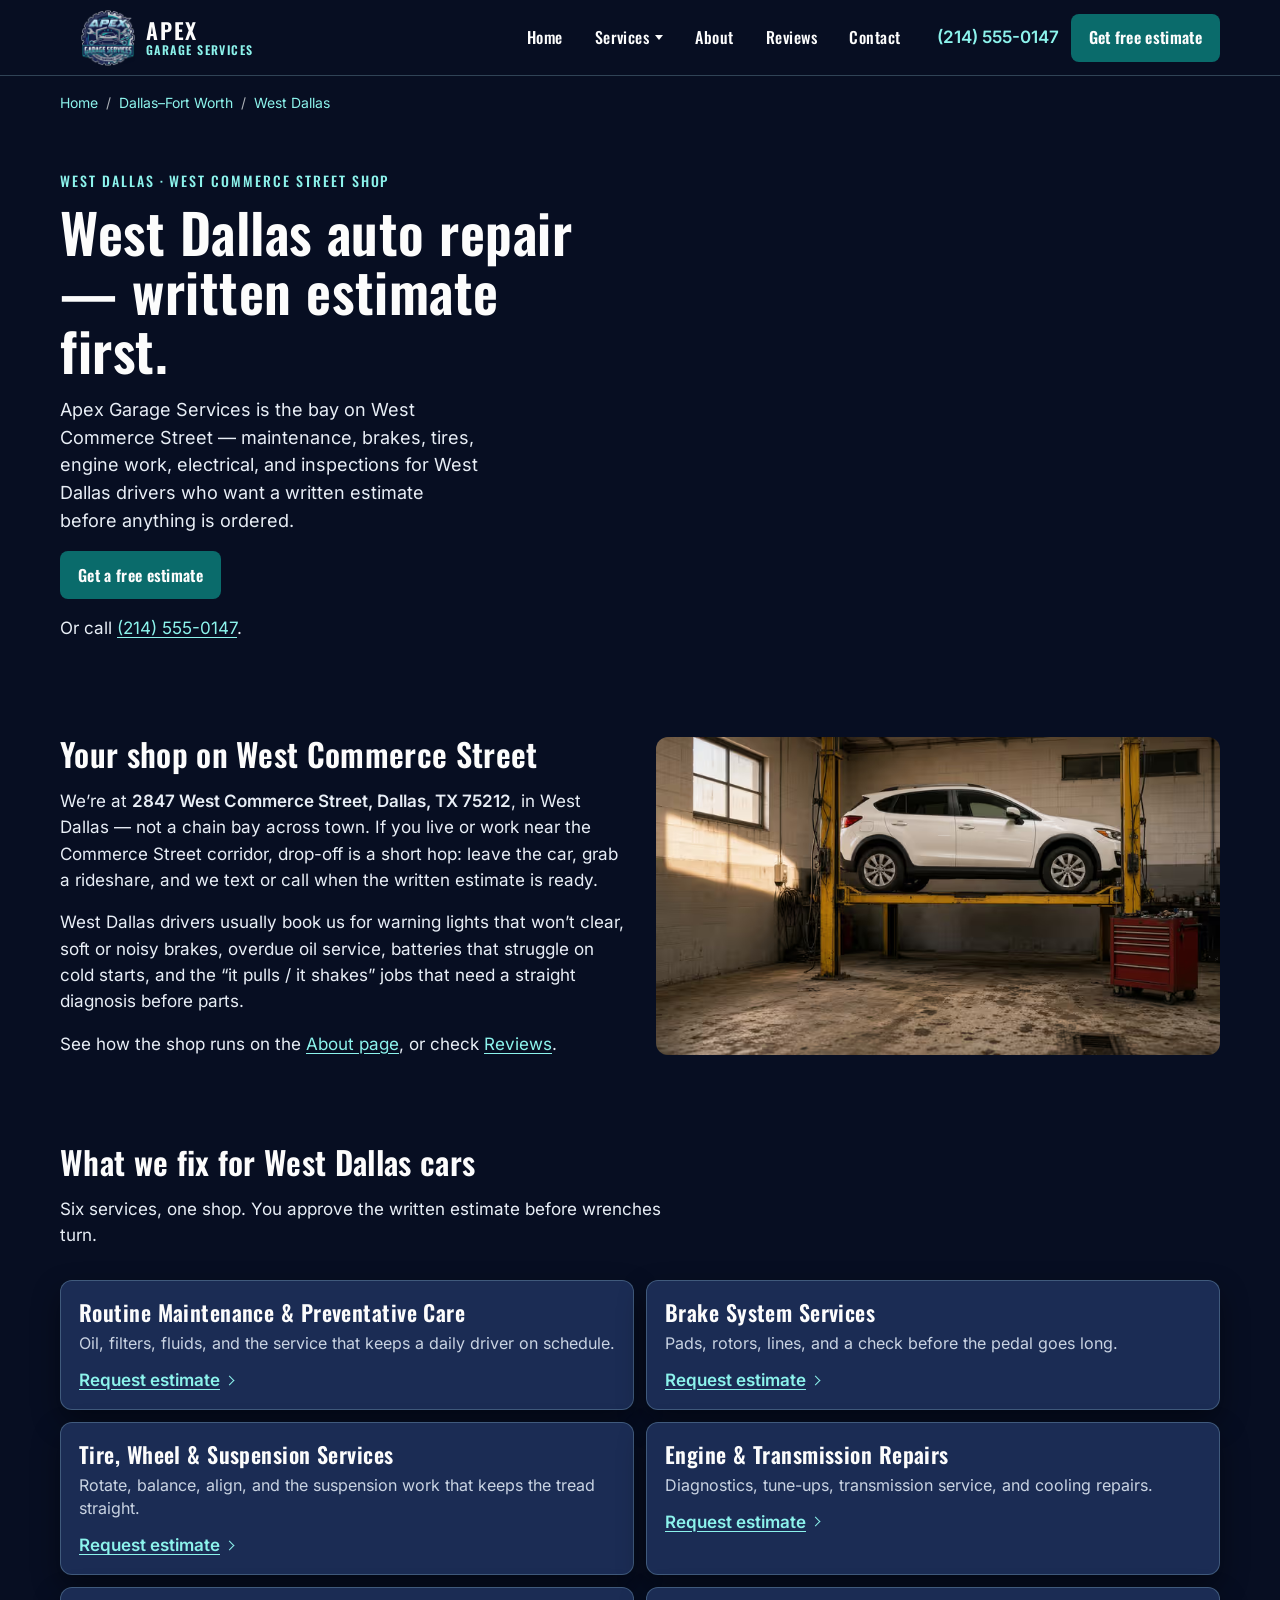
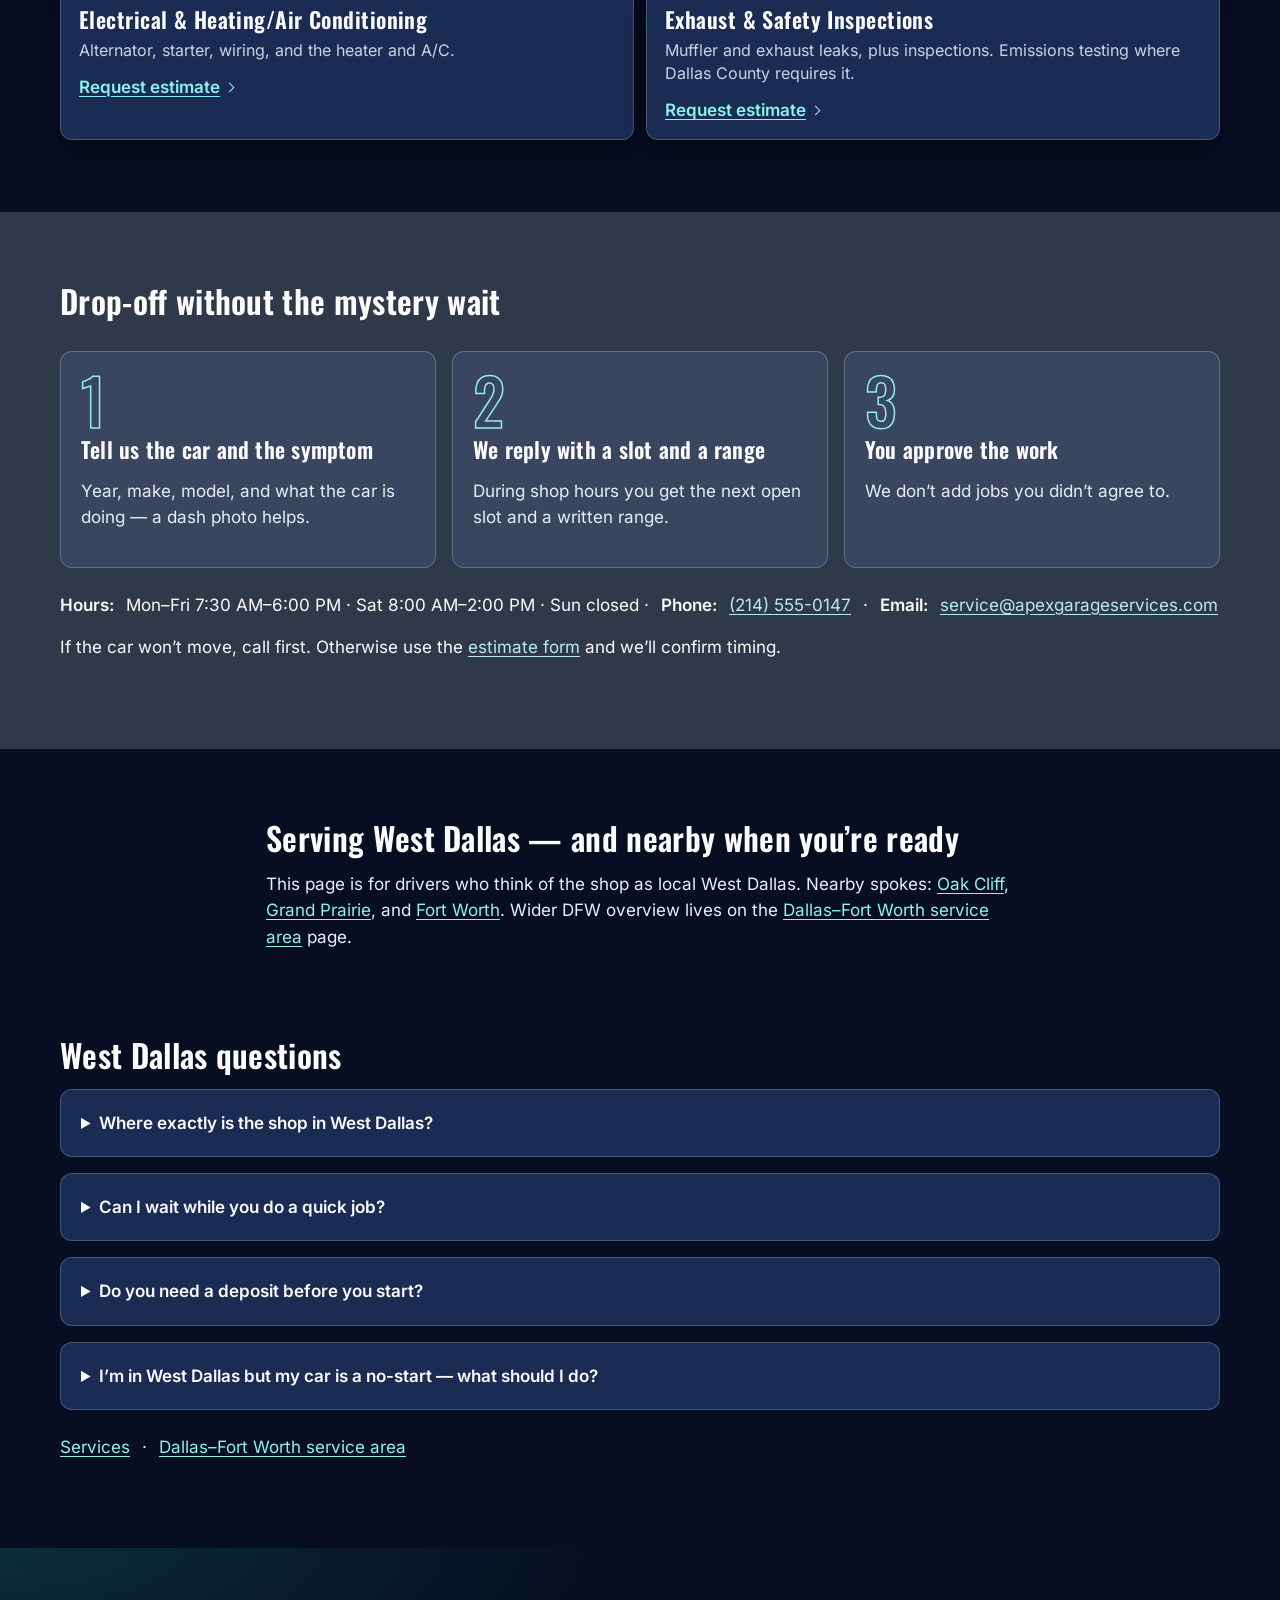
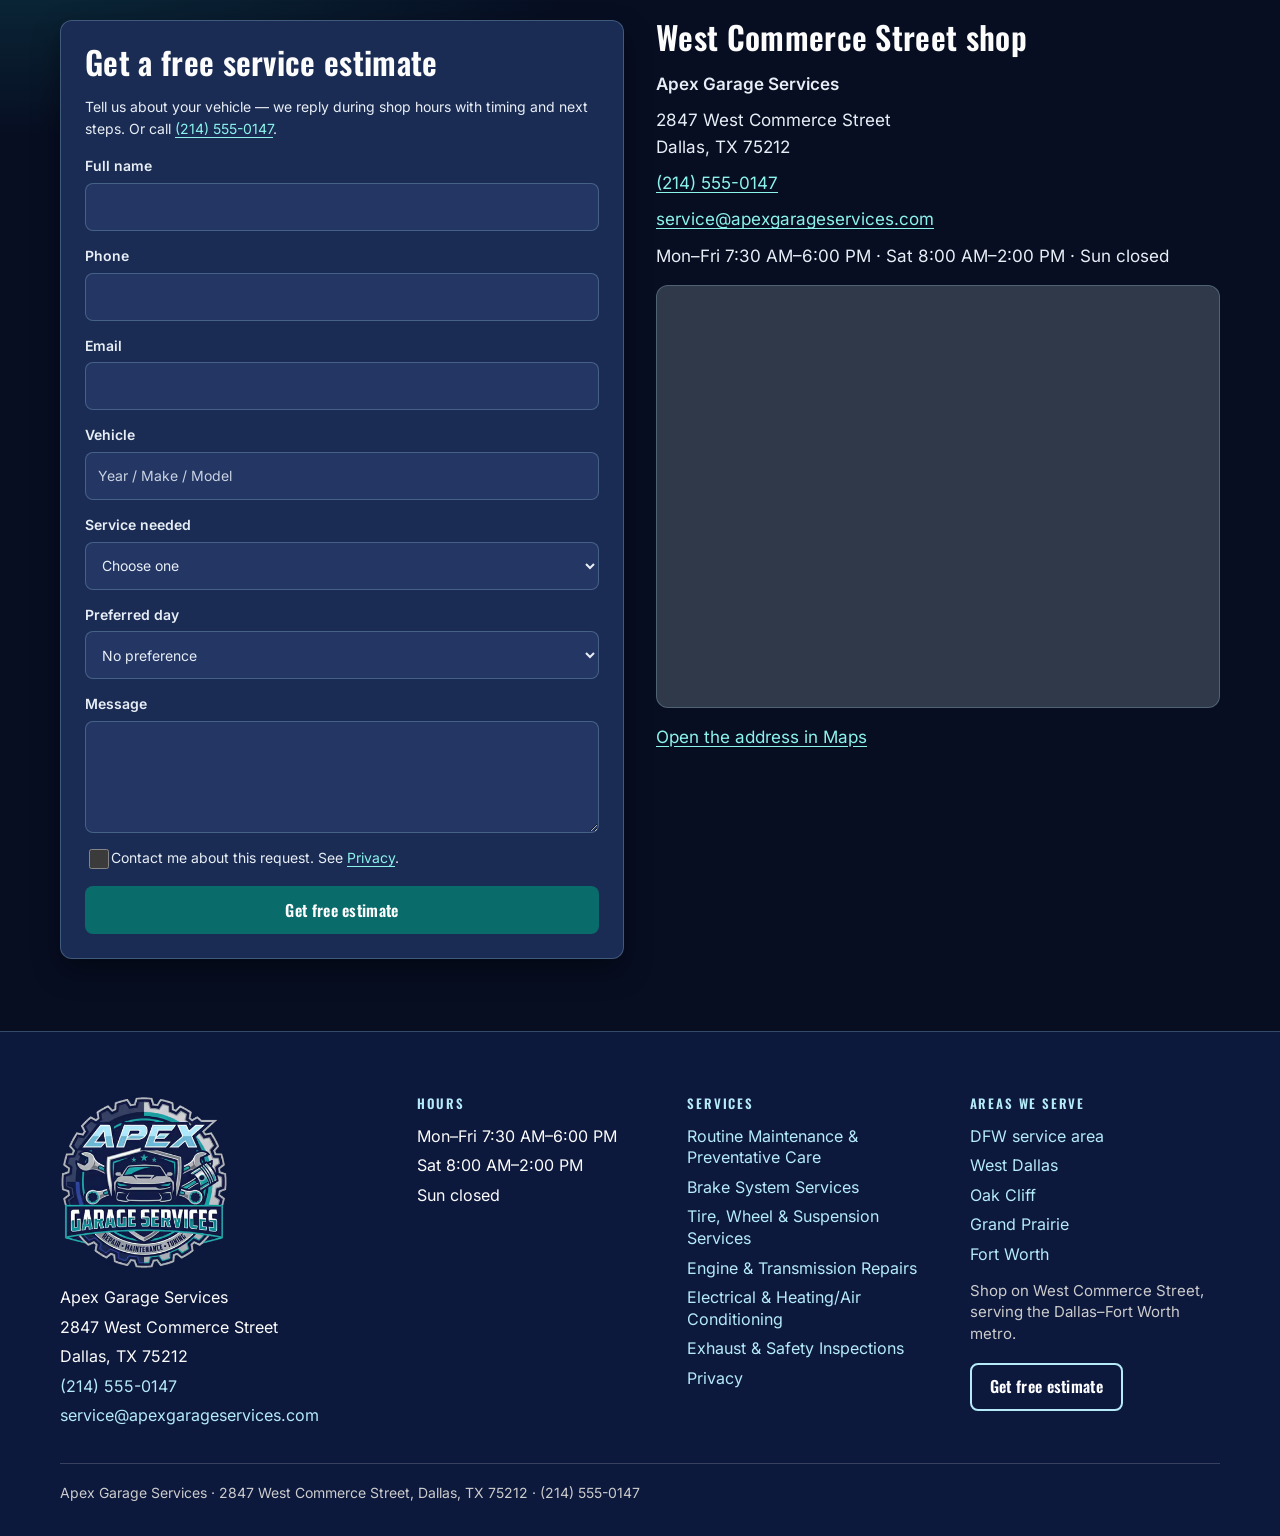
<file: locations/west-dallas/index.html>
<!DOCTYPE html>
<html lang="en">
<head>
<meta charset="utf-8">
<meta name="viewport" content="width=device-width, initial-scale=1">
<meta name="robots" content="noindex, nofollow">
<title>West Dallas Auto Repair | Written Estimates | Apex Garage Services</title>
<meta name="description" content="Auto repair on West Commerce Street in West Dallas. Maintenance, brakes, tires, engine work, electrical, and inspections with a written estimate first. Call (214) 555-0147.">
<link rel="canonical" href="https://apex-garage-services.vercel.app/locations/west-dallas/">
<meta property="og:title" content="West Dallas Auto Repair | Written Estimates | Apex Garage Services">
<meta property="og:description" content="Auto repair on West Commerce Street in West Dallas. Maintenance, brakes, tires, engine work, electrical, and inspections with a written estimate first. Call (214) 555-0147.">
<meta property="og:type" content="website">
<meta property="og:url" content="https://apex-garage-services.vercel.app/locations/west-dallas/">
<meta property="og:image" content="https://apex-garage-services.vercel.app/assets/img/og-default.jpg">
<meta name="twitter:card" content="summary_large_image">
<meta name="twitter:title" content="West Dallas Auto Repair | Written Estimates | Apex Garage Services">
<meta name="twitter:description" content="Auto repair on West Commerce Street in West Dallas. Maintenance, brakes, tires, engine work, electrical, and inspections with a written estimate first. Call (214) 555-0147.">
<meta name="twitter:image" content="https://apex-garage-services.vercel.app/assets/img/og-default.jpg">
<meta name="theme-color" content="#0C183C">
<link rel="icon" href="../../favicon.png" type="image/png">
<link rel="preload" href="../../assets/fonts/oswald-latin.woff2" as="font" type="font/woff2" crossorigin>
<style id="apex-css">@keyframes hero-drift{0%{transform:scale(1.07)}to{transform:scale(1)}}@keyframes rise-in{0%{opacity:0;transform:translateY(16px)}to{opacity:1;transform:none}}@keyframes pin-pulse{0%{transform:scale(.7);opacity:.9}to{transform:scale(1.5);opacity:0}}@font-face{font-family:Inter;font-style:normal;font-weight:400 600;font-display:swap;src:url(/assets/fonts/inter-latin.woff2)format("woff2");unicode-range:U+0000-00FF,U+0131,U+0152-0153,U+02BB-02BC,U+02C6,U+02DA,U+02DC,U+0304,U+0308,U+0329,U+2000-206F,U+20AC,U+2122,U+2191,U+2193,U+2212,U+2215,U+FEFF,U+FFFD}@font-face{font-family:Oswald;font-style:normal;font-weight:500 600;font-display:swap;src:url(/assets/fonts/oswald-latin.woff2)format("woff2");unicode-range:U+0000-00FF,U+0131,U+0152-0153,U+02BB-02BC,U+02C6,U+02DA,U+02DC,U+0304,U+0308,U+0329,U+2000-206F,U+20AC,U+2122,U+2191,U+2193,U+2212,U+2215,U+FEFF,U+FFFD}:root{--apex-navy:#0c183c;--apex-slate:#30394a;--apex-cyan:#b5eaf8;--apex-teal:#189c9c;--apex-teal-deep:#0c8490;--apex-teal-text:#8cf3ec;--apex-teal-text-hover:#d8fbff;--apex-teal-btn:#0a6b6b;--apex-teal-btn-hover:#084f52;--apex-silver:#acb1b7;--apex-silver-light:#cccccc;--apex-white:#fcfcfc;--apex-ground:#070e22;--apex-surface:#1b2c54;--apex-surface-2:#243664;--apex-line:rgba(181, 234, 248, 0.24);--apex-ink:#e8eef6;--apex-muted:#c9d3e2;--apex-navy-hover:#08122c;--apex-danger:#ffb7c3;--shadow:0 12px 28px rgba(0, 0, 0, 0.4);--radius-card:12px;--radius-ctl:8px;--max:1160px;--header:76px;--ease-out:cubic-bezier(0.2, 0.7, 0.2, 1);--motion-hover:220ms;--motion-reveal:520ms;--motion-menu:200ms}*,::after,::before{box-sizing:border-box}body,html{overflow-x:clip}html{scroll-behavior:smooth;color-scheme:dark}body{margin:0;background:var(--apex-ground);color:var(--apex-ink);font-family:Inter,system-ui,-apple-system,"Segoe UI",sans-serif;font-size:17px;line-height:1.55}img{max-width:100%;display:block}a{text-underline-offset:.18em}.bay-show .lane.is-on .lane-main strong,.site-nav a[aria-current=page],.site-nav a[aria-current=true],a,a:visited{color:var(--apex-teal-text)}.card h2 a:hover,.card h3 a:hover,a:hover{color:var(--apex-teal-text-hover)}.btn,.eyebrow,.menu-btn,.site-nav a,h1,h2,h3{font-family:Oswald,"Arial Narrow",Impact,sans-serif}.skip,h1,h2,h3{color:var(--apex-white)}h1,h2,h3{margin:0 0 16px;font-weight:600;letter-spacing:.01em;line-height:1.08}h1{font-size:clamp(36px,5vw,56px);max-width:16ch}h2{font-size:clamp(28px,3vw,32px)}h3{font-size:22px}p{margin:0 0 16px}.skip{position:absolute;left:16px;top:-40px;z-index:20;background:var(--apex-surface);padding:8px 12px}.skip:focus{top:8px}:focus-visible{outline:2px solid var(--apex-cyan);outline-offset:3px}.wrap{width:min(var(--max),calc(100% - 32px));margin-inline:auto}.site-header{position:sticky;top:0;z-index:30;height:var(--header);background:var(--apex-ground);border-bottom:1px solid var(--apex-line)}.header-bar,.logo{display:flex;align-items:center}.header-bar{height:100%;gap:24px}.logo{flex:none;gap:10px;color:var(--apex-white);text-decoration:none}.logo img{width:56px;height:56px;object-fit:contain}.logo-text{display:flex;flex-direction:column;gap:3px;line-height:1;font-family:Oswald,"Arial Narrow",Impact,sans-serif;font-weight:600}.logo-text span:first-child{font-size:22px;letter-spacing:.08em;text-transform:uppercase}.logo-text span:last-child{font-size:12px;letter-spacing:.12em;text-transform:uppercase;color:var(--apex-teal-text)}.site-nav{display:flex;align-items:center;gap:8px;margin-left:auto}.site-nav a{color:var(--apex-white);text-decoration:none;font-size:16px;letter-spacing:.03em;padding:10px 12px;border-radius:var(--radius-ctl)}.site-nav a:hover{background:var(--apex-surface-2);color:var(--apex-white)}.nav-drop{position:relative}.nav-drop>a{display:inline-flex;align-items:center;gap:6px}.nav-drop>a::after{content:"";width:0;height:0;border-left:4px solid transparent;border-right:4px solid transparent;border-top:5px solid currentColor}.nav-menu{display:flex;flex-direction:column;gap:4px;position:absolute;top:calc(100% + 4px);left:0;z-index:5;width:max-content;min-width:260px;max-width:min(26rem,calc(100vw - 24px));padding:8px;background:var(--apex-surface);border:1px solid var(--apex-line);border-radius:var(--radius-card);box-shadow:var(--shadow);visibility:hidden;opacity:0;transform:translateY(4px);pointer-events:none}.nav-menu::before{content:"";position:absolute;left:0;right:0;top:-12px;height:12px}.nav-drop:focus-within .nav-menu,.nav-drop:hover .nav-menu,.nav-drop[data-open=true] .nav-menu{visibility:visible;opacity:1;transform:none;pointer-events:auto;transition:opacity var(--motion-menu) var(--ease-out),transform var(--motion-menu) var(--ease-out)}.nav-menu a{display:flex;padding:10px 18px;line-height:1.25;letter-spacing:.02em;white-space:normal}.header-actions{display:flex;align-items:center;gap:12px}.call,.nav-menu a{min-height:44px;align-items:center}.call{color:var(--apex-teal-text);font-weight:600;text-decoration:none;display:inline-flex}.btn,.menu-btn{min-height:48px;border-radius:var(--radius-ctl);color:var(--apex-white);font-size:16px}.menu-btn{display:none;min-width:48px;border:1px solid var(--apex-line);background:var(--apex-surface);letter-spacing:.04em}.btn{position:relative;isolation:isolate;display:inline-flex;align-items:center;justify-content:center;padding:0 18px;border:0;font-weight:600;letter-spacing:.02em;text-decoration:none;cursor:pointer}.btn-teal:hover,.btn:hover{background:var(--apex-teal-btn-hover);color:var(--apex-white)}.btn,.btn-teal{background:var(--apex-teal-btn)}.btn-ghost{background:0 0;color:var(--apex-cyan);border:2px solid var(--apex-cyan)}.btn-ghost:hover{background:rgba(181,234,248,.12);color:var(--apex-cyan)}.hero{display:grid;min-height:min(88vh,780px);background:var(--apex-navy);overflow:visible}.cards>*,.footer-grid>*,.gallery>*,.hero>*,.split>*,.steps>*{min-width:0}.hero-media{grid-area:1/1;min-height:100%;background:var(--apex-slate);overflow:hidden}.hero-shade{grid-area:1/1;z-index:1;background:linear-gradient(90deg,rgba(7,14,34,.92)0,rgba(7,14,34,.88) 40%,rgba(7,14,34,.28) 58%,rgba(7,14,34,0) 72%);pointer-events:none}.hero-media img{width:100%;height:100%;object-fit:cover}.hero-copy{grid-area:1/1;z-index:2;display:flex;flex-direction:column;justify-content:center;width:min(var(--max),calc(100% - 32px));margin-inline:auto;padding:56px 0 148px;background:0 0;color:var(--apex-white)}.hero-copy h1{font-size:clamp(2.75rem,4vw + 1rem,5rem);max-width:none;letter-spacing:.04em;line-height:1.24}.hero-copy h1 span{display:block}.hero-actions{display:flex;flex-wrap:wrap;align-items:center;gap:12px 20px;margin:4px 0 12px}.hero-actions .btn{margin:0}.hero-call{color:var(--apex-white);font-weight:600;text-decoration:none;min-height:48px;display:inline-flex;align-items:center}.hero-call:hover,.scroll-cue{color:var(--apex-cyan)}.scroll-cue{margin:12px 0 0;font-family:Oswald,"Arial Narrow",Impact,sans-serif;font-size:13px;letter-spacing:.18em;text-transform:uppercase}.chips a,.promise-card{background:var(--apex-surface)}.promise-card{grid-area:1/1;z-index:3;align-self:end;width:min(var(--max),calc(100% - 32px));margin:0 auto -36px;padding:18px 22px;color:var(--apex-ink);border:1px solid var(--apex-line);border-radius:var(--radius-card);box-shadow:var(--shadow)}.promise-card .trust li{padding-top:0;border-top:0;color:var(--apex-muted)}.promise-card .trust strong{color:var(--apex-white)}.area-band{padding:52px 0 16px;background:var(--apex-ground)}.area-band p{margin-block:0}.chips,.cta-band .wrap{display:flex;flex-wrap:wrap}.chips{gap:10px;margin:0;padding:0;list-style:none}.chips a{display:inline-flex;align-items:center;min-height:44px;padding:0 16px;border:1.5px solid var(--apex-teal);border-radius:999px;color:var(--apex-teal-text);font-weight:600;text-decoration:none}.chips a:hover{background:var(--apex-surface-2);color:var(--apex-teal-text-hover)}.cta-band{padding:36px 0}.cta-band .wrap{align-items:center;justify-content:space-between;gap:16px 24px}.cta-band h2{margin:0}#estimate{scroll-margin-top:calc(var(--header) + 8px)}.band .step h3,.band>.wrap>.section-head h2,.cta-band .btn,.cta-band h2,.hero-copy h1,.trust strong{color:var(--apex-white)}.band-navy{background:var(--apex-navy)}.band .step span{font-size:clamp(42px,5vw,68px);line-height:.85;margin-bottom:12px;color:transparent;-webkit-text-stroke:1.5px var(--apex-teal-text)}.band .step{color:var(--apex-ink);background:#3a4560;border-color:rgba(181,234,248,.28)}.eyebrow{margin:0 0 12px;color:var(--apex-teal-text);font-size:14px;letter-spacing:.14em;text-transform:uppercase}.hero-copy .eyebrow{color:var(--apex-cyan)}.lede{font-size:18px;max-width:38ch}.hero-copy .btn{align-self:flex-start;margin:8px 0 24px}.trust{display:grid;grid-template-columns:repeat(3,1fr);gap:12px;margin:0;padding:0;list-style:none}.trust li{margin:0;padding-top:12px;border-top:1px solid rgba(252,252,252,.28);color:var(--apex-silver-light);font-size:16px}.trust strong{display:block;font-size:16px}.section{padding:72px 0}.section-head{max-width:640px;margin-bottom:32px}.cards{display:grid;grid-template-columns:repeat(3,1fr);gap:24px}.lane-list{display:grid;grid-template-columns:1fr 1fr;gap:12px;margin:0;padding:0;list-style:none}.lane{display:flex;flex-direction:column;align-items:flex-start;gap:12px;position:relative;isolation:isolate;min-height:100%;padding:18px 18px 16px;background:var(--apex-surface);border:1px solid var(--apex-line);border-radius:var(--radius-card);box-shadow:var(--shadow);--spot-x:50%;--spot-y:20%}.lane::after,.lane::before{content:"";position:absolute;pointer-events:none}.lane::before{inset:0;border-radius:inherit;background:radial-gradient(240px circle at var(--spot-x) var(--spot-y),rgba(140,243,236,.22),transparent 70%);opacity:0}.lane::after{left:16px;right:16px;top:0;height:1px;background:linear-gradient(90deg,transparent,var(--apex-teal-text),transparent);opacity:0;transform:scaleX(.4);transform-origin:center}.lane:focus-within{border-color:rgba(140,243,236,.55)}.lane-est,.lane-main{position:relative;z-index:1}.lane-main{text-decoration:none}.lane-main strong{display:block;margin-bottom:6px;font-family:Oswald,"Arial Narrow",Impact,sans-serif;font-weight:600;font-size:22px;letter-spacing:.02em;line-height:1.2}.lane-main span{display:block;color:var(--apex-muted);font-size:16px;line-height:1.45}.lane-main,.lane-main:hover{color:var(--apex-white)}.lane-est{display:inline-flex;align-items:center;gap:6px;font-weight:600}.lane-est::after{content:"";width:7px;height:7px;border-top:1.5px solid currentColor;border-right:1.5px solid currentColor;transform:rotate(45deg)}@media (max-width:800px){.lane-list{grid-template-columns:1fr}}.card,.card>a{position:relative}.card{display:flex;flex-direction:column;isolation:isolate;background:var(--apex-surface);border:1px solid var(--apex-line);border-radius:var(--radius-card);box-shadow:var(--shadow);overflow:visible}.card>a{display:block;aspect-ratio:3/2;overflow:hidden;border-radius:calc(var(--radius-card) - 1px) calc(var(--radius-card) - 1px)0 0}.card img{position:absolute;inset:0;width:100%;height:100%;object-fit:cover}.card h2{margin:0;font-size:22px}.card h2 a,.card h3 a{color:inherit;text-decoration:none}.logo picture,.site-footer picture{display:contents}.card>a picture,.card>picture,.frame picture,.hero-media picture{display:block;height:100%}.lead-form button:disabled{opacity:.65;cursor:wait}.form-status{margin:0 0 12px}.card-body{padding:20px 20px 24px;display:flex;flex-direction:column;gap:8px;flex:1}.card-body p{flex:1}.icon{width:36px;height:36px;color:var(--apex-teal)}.faq,.gallery .stack,.quotes,.steps{display:grid;gap:16px}.steps{grid-template-columns:repeat(3,1fr)}.faq details,.note,.quote,.step{background:var(--apex-surface);border:1px solid var(--apex-line);border-radius:var(--radius-card);padding:20px}.step span{display:block;margin-bottom:8px;color:var(--apex-teal-text);font-family:Oswald,"Arial Narrow",sans-serif;font-size:20px}.band{background:var(--apex-slate);color:var(--apex-white)}.band a,.site-footer a{color:var(--apex-cyan)}.split{display:grid;grid-template-columns:1fr 1fr;gap:32px;align-items:start}.frame{border-radius:var(--radius-card);overflow:hidden;min-height:240px;background:var(--apex-slate)}.frame img{width:100%;height:100%;object-fit:cover;min-height:240px}.nap{margin:0;padding:0;list-style:none}.nap li{margin:0 0 10px}.lead-form{background:var(--apex-surface);border:1px solid var(--apex-line);border-radius:var(--radius-card);box-shadow:var(--shadow);padding:24px}.form-grid,label{display:grid;gap:14px}label{gap:6px;font-size:14px;font-weight:600}input,select,textarea{width:100%;min-height:48px;padding:10px 12px;border:1px solid var(--apex-line);border-radius:var(--radius-ctl);background:var(--apex-surface-2);color:var(--apex-ink);font:inherit;font-weight:400}textarea{min-height:112px;resize:vertical}input:focus,select:focus,textarea:focus{outline:2px solid var(--apex-cyan);outline-offset:1px;border-color:var(--apex-teal)}.check{grid-template-columns:20px 1fr;align-items:start;font-weight:400}.check input{width:20px;min-height:20px;margin-top:2px;accent-color:var(--apex-teal)}.hp{position:absolute;left:-9999px;height:0;overflow:hidden}.field-error{margin:0;color:var(--apex-danger);font-size:14px;font-weight:600}::placeholder{color:var(--apex-muted);opacity:1}::selection{background:var(--apex-cyan);color:var(--apex-navy)}input:-webkit-autofill,select:-webkit-autofill,textarea:-webkit-autofill{-webkit-text-fill-color:var(--apex-ink);caret-color:var(--apex-ink);box-shadow:0 0 0 1000px var(--apex-surface-2) inset}.is-invalid{border-color:var(--apex-danger)}.help{margin:0 0 16px;font-size:14px}.site-footer{background:var(--apex-navy);color:var(--apex-white);padding:64px 0 32px;border-top:1px solid var(--apex-line)}.footer-grid{display:grid;grid-template-columns:minmax(220px,1.3fr) minmax(190px,.95fr) minmax(200px,1fr) minmax(200px,1fr);gap:36px 32px;align-items:start}.lockup{width:168px;height:auto}.fine{margin-top:36px;padding-top:18px;border-top:1px solid rgba(252,252,252,.18);color:var(--apex-silver-light);font-size:14px}.mobile-bar{display:none}.page-hero{padding:56px 0 8px}.page-hero h1{max-width:18ch;font-size:clamp(2.25rem,3vw + 1rem,3.4rem)}.prose{max-width:68ch}.breadcrumbs ol,.related{display:flex;flex-wrap:wrap;gap:12px}.gallery{display:grid;grid-template-columns:1.4fr 1fr;gap:16px}details summary{cursor:pointer;font-weight:600;color:var(--apex-white)}details p{margin:12px 0 0}@media (max-width:900px){.cards,.footer-grid,.gallery,.split,.steps,.trust{grid-template-columns:1fr}.section{padding:48px 0}.nav-drop,.nav-menu,.site-nav{flex-direction:column;align-items:stretch}.site-nav{display:none;position:absolute;top:var(--header);left:0;right:0;gap:0;padding:8px 16px 16px;background:var(--apex-surface);border-bottom:1px solid var(--apex-line)}.site-nav[data-open=true]{display:flex}.nav-drop,.nav-menu{display:flex}.nav-menu{position:static;width:auto;min-width:0;margin:4px 0 8px;padding:6px;gap:4px;border:1px solid var(--apex-line);border-radius:var(--radius-ctl);box-shadow:none;background:var(--apex-ground);visibility:visible;opacity:1;transform:none;pointer-events:auto}.nav-menu a{white-space:normal}.menu-btn{display:inline-flex;align-items:center;justify-content:center}.logo img{width:44px;height:44px}.logo-text span:first-child{font-size:18px}.logo-text span:last-child{font-size:10px}.header-actions .btn,.header-actions .call{display:none}.mobile-bar{display:grid;grid-template-columns:1fr 1fr;gap:8px;position:fixed;left:0;right:0;bottom:0;z-index:40;padding:8px 12px calc(8px + env(safe-area-inset-bottom));background:var(--apex-surface);border-top:1px solid var(--apex-line)}html{scroll-padding-bottom:112px}body{padding-bottom:112px}#estimate,.lead-form,.lead-form button,.lead-form input,.lead-form select,.lead-form textarea{scroll-margin-bottom:112px}}@media (prefers-reduced-motion:reduce){html{scroll-behavior:auto}*,::after,::before{animation:none!important;transition:none!important}[data-reveal],[data-reveal].is-pending,[data-reveal].is-shown{opacity:1!important;transform:none!important}.nav-drop:focus-within .nav-menu,.nav-drop:hover .nav-menu,.nav-drop[data-open=true] .nav-menu{opacity:1!important;visibility:visible!important;transform:none!important}}.trust-line{margin:0 0 20px;color:var(--apex-cyan);font-size:16px;max-width:36ch}.breadcrumbs{padding:16px 0 0;font-size:14px}.breadcrumbs ol{gap:8px;margin:0;padding:0;list-style:none;color:var(--apex-muted)}.breadcrumbs li:not(:last-child)::after{content:"/";margin-left:8px;color:var(--apex-silver)}.breadcrumbs a{color:var(--apex-teal-text);text-decoration:none}.breadcrumbs a:hover,.site-footer a:hover{text-decoration:underline}.map-embed{margin:16px 0;border-radius:var(--radius-card);overflow:hidden;border:1px solid var(--apex-line);background:var(--apex-slate);aspect-ratio:4/3}.map-embed iframe{display:block;width:100%;height:100%;border:0}.neighborhoods{display:grid;gap:28px;max-width:72ch}.neighborhood h2{margin-bottom:10px}.bio-slots,.cert-slots{display:grid;gap:12px;margin:0 0 24px;padding:0}.cert-slots{list-style:disc;padding-left:1.2em}#google-reviews .prose,.bio-slot{padding:16px;border:1px dashed var(--apex-line);border-radius:var(--radius-card);background:var(--apex-surface)}.bio-slot h3{margin-bottom:8px;font-size:18px}.area-links a{white-space:nowrap}.mobile-bar.is-hidden{transform:translateY(110%);pointer-events:none}.mobile-bar{transition:transform .2s ease}.mobile-bar .btn{width:100%}@media (max-width:900px){.hero{display:flex;flex-direction:column;min-height:0}.hero-shade{display:none}.hero-media{position:relative;height:26vh;min-height:160px;max-height:220px}.hero-media img,.hero-media picture{max-height:none;height:100%;aspect-ratio:auto}.hero-copy{width:auto;margin:0;padding:22px 20px 16px;background:var(--apex-navy)}.hero-copy h1{font-size:clamp(1.85rem,7.2vw,2.5rem);max-width:none;letter-spacing:.03em;line-height:1.12}.hero-copy .lede{font-size:16.5px}.promise-card{position:relative;width:min(var(--max),calc(100% - 32px));margin:16px auto 0}.area-band{padding-top:28px}.scroll-cue{display:none}.trust-line{margin-bottom:12px}}@media (max-width:900px) and (max-height:700px){.hero-media{height:22vh;min-height:140px;max-height:180px}.hero-copy{padding-top:16px;padding-bottom:8px}}.site-footer h2{margin:0 0 14px;color:var(--apex-cyan);font-size:13px;font-weight:600;letter-spacing:.14em;text-transform:uppercase;line-height:1.2}.footer-list{display:grid;gap:8px;margin:0;padding:0;list-style:none}.footer-brand .footer-list{margin-top:18px}.site-footer .footer-list li{margin:0;color:var(--apex-white);font-size:16px;line-height:1.35}.site-footer a{text-decoration:none}.footer-note{margin:14px 0 0;color:var(--apex-silver-light);font-size:15px;line-height:1.45;max-width:32ch}.site-footer .btn{margin-top:18px;color:var(--apex-white)}.site-footer .btn:hover{text-decoration:none;color:var(--apex-white)}@media (max-width:1100px){.footer-grid{grid-template-columns:1fr 1fr}}@media (max-width:900px){.footer-grid{grid-template-columns:1fr}}#estimate{background:radial-gradient(820px 260px at 0% 0%,rgba(24,156,156,.22),transparent 72%),var(--apex-ground)}.reviews-hero{background:var(--apex-navy);padding:72px 0}.reviews-hero,.reviews-hero .lede,.reviews-hero h1{color:var(--apex-white)}.reviews-hero .eyebrow{color:var(--apex-cyan)}.reviews-hero .lede{max-width:40ch}#google-reviews{padding-top:0}#google-reviews .prose{border:1px solid var(--apex-line);box-shadow:var(--shadow);padding:32px 28px;margin-top:-36px}.nav-drop>a,.site-nav>a,details summary{position:relative}.nav-drop>a::before,.site-nav>a::before,details summary::after{content:"";position:absolute;left:12px;right:12px;bottom:4px;height:2px;background:var(--apex-teal);transform:scaleX(0);transform-origin:left center;pointer-events:none}.btn::before,.card::after{content:"";position:absolute;inset:0;border-radius:inherit;pointer-events:none;opacity:0}.btn::before{z-index:-1;box-shadow:0 8px 18px rgba(12,24,60,.18)}.card::after{z-index:-1;box-shadow:0 16px 32px rgba(12,24,60,.16)}details summary::after{left:0;right:0;bottom:0}.card>a:focus-visible{outline-offset:-4px}@media (hover:hover) and (pointer:fine){.btn,.card,.chips a{transition:transform var(--motion-hover) var(--ease-out)}.btn::before,.card::after,.lane-est::after,.lane::after,.lane::before,.nav-drop>a::before,.site-nav>a::before,details summary::after{transition:opacity var(--motion-hover) var(--ease-out),transform var(--motion-hover) var(--ease-out)}.card>a img{transition:transform 300ms var(--ease-out)}.chips a:hover{transform:translateY(-2px)}.btn:hover:not(:disabled){transform:translateY(-2px)}.btn:hover:not(:disabled)::before,.card:hover:not(.is-pending)::after{opacity:1}.btn-ghost:hover:not(:disabled){transform:translateY(-1px)}.btn:disabled,.btn:disabled:hover,.mobile-bar .btn,.mobile-bar .btn:hover{transform:none}.btn:disabled::before,.mobile-bar .btn::before{opacity:0}.nav-drop>a:hover::before,.site-nav>a:hover::before,details summary:hover::after{transform:scaleX(1)}.card:hover:not(.is-pending){transform:translateY(-4px)}.card:hover:not(.is-pending)>a img{transform:scale(1.025)}html.js-motion .card[data-reveal].is-shown:hover{transform:translateY(-4px);transition:transform var(--motion-hover) var(--ease-out),opacity var(--motion-reveal) var(--ease-out)}.lane{transition:transform var(--motion-hover) var(--ease-out),border-color var(--motion-hover) var(--ease-out)}.lane:focus-within:not(.is-pending),.lane:hover:not(.is-pending){transform:translateY(-6px);border-color:rgba(140,243,236,.55)}.lane:focus-within::after,.lane:focus-within::before,.lane:hover::after,.lane:hover::before{opacity:1}.lane:focus-within::after,.lane:hover::after{transform:scaleX(1)}.lane:focus-within .lane-est::after,.lane:hover .lane-est::after{transform:rotate(45deg) translate(2px,-2px)}html.js-motion .lane[data-reveal].is-shown:focus-within,html.js-motion .lane[data-reveal].is-shown:hover{transform:translateY(-6px);transition:transform var(--motion-hover) var(--ease-out),border-color var(--motion-hover) var(--ease-out),opacity var(--motion-reveal) var(--ease-out)}.frame img{transition:transform 420ms var(--ease-out)}.frame:hover img{transform:scale(1.035)}}@media (prefers-reduced-motion:no-preference){.hero-media img{transform-origin:68% 42%;animation:hero-drift 18s var(--ease-out) both}.hero-copy .eyebrow,.page-hero .wrap>*,.promise-card .trust li{animation:rise-in 520ms var(--ease-out) backwards}.hero-copy h1 span:nth-child(1),.page-hero .wrap>:nth-child(2){animation-delay:80ms}.page-hero .wrap>:nth-child(3){animation-delay:150ms}.hero-copy h1 span{animation:rise-in 560ms var(--ease-out) backwards}.hero-copy h1 span:nth-child(2){animation-delay:170ms}.hero-copy h1 span:nth-child(3){animation-delay:260ms}.hero-copy .lede{animation:rise-in 520ms var(--ease-out) 340ms backwards}.hero-actions{animation:rise-in 520ms var(--ease-out) 420ms backwards}.trust-line{animation:rise-in 520ms var(--ease-out) 500ms backwards}.scroll-cue{animation:rise-in 520ms var(--ease-out) 580ms backwards}.promise-card .trust li:nth-child(2){animation-delay:90ms}.promise-card .trust li:nth-child(3){animation-delay:170ms}.area-band p{animation:rise-in 520ms var(--ease-out) 180ms backwards}}html.js-motion [data-reveal].is-pending{opacity:0;transform:translateY(16px);transition:none}html.js-motion [data-reveal].is-shown{opacity:1;transform:none;transition:opacity var(--motion-reveal) var(--ease-out) var(--reveal-delay, 0ms),transform var(--motion-reveal) var(--ease-out) var(--reveal-delay, 0ms)}html.js-motion .lane[data-reveal].is-pending{transform:translateY(22px) scale(.98)}@media (max-width:900px){html.js-motion [data-reveal-group]>[data-reveal]{transition-delay:0ms!important}html.js-motion .lane-list>[data-reveal]{transition-delay:var(--reveal-delay, 0ms)!important}.nav-menu{visibility:visible;opacity:1;transform:none;pointer-events:auto}}#on-the-car{scroll-margin-top:calc(var(--header) + 8px)}.bay{display:grid;grid-template-columns:minmax(0,1fr) minmax(300px,460px);gap:28px;align-items:start}.bay-stage{position:sticky;top:calc(var(--header) + 12px);z-index:2}.bay-viewport{position:relative;overflow:hidden;aspect-ratio:16/9;border:1px solid var(--apex-line);border-radius:var(--radius-card);background:#15233f}.spin{position:absolute;inset:0;user-select:none}.spin:focus-visible{outline:2px solid var(--apex-teal-text);outline-offset:-3px}.spin-frame{position:absolute;inset:0;width:100%;height:100%;object-fit:cover;opacity:0;pointer-events:none;transition:opacity 420ms cubic-bezier(.4,0,.2,1)}.spin-frame.is-on{opacity:1}.callout b,.pin{border-radius:50%}.pin{position:absolute;left:68%;top:63%;width:14px;height:14px;background:#8cf3ec;transform:translate(-50%,-50%);pointer-events:none;transition:opacity 320ms var(--ease-out)}.spin.is-turning .pin{opacity:0}.pin::after,.pin::before{content:"";position:absolute}.pin::before{left:50%;bottom:100%;width:2px;height:28px;background:#8cf3ec;transform:translateX(-50%)}.pin::after{inset:-8px;border:2px solid rgba(140,243,236,.7);border-radius:50%;animation:pin-pulse 1.6s var(--ease-out) infinite}.bay-status{margin:14px 0 0;min-height:3.4em}.bay-where{display:block;color:var(--apex-white);font-family:Oswald,"Arial Narrow",Impact,sans-serif;font-size:22px;font-weight:600;letter-spacing:.03em;line-height:1.15}.bay-name{display:block;margin-top:4px;color:var(--apex-cyan);font-size:15px}.svc-group{margin:0 0 22px;scroll-margin-top:calc(var(--header) + 12px)}.svc span,.svc strong,.svc-title span{display:block}.page-hero .svc-lede{max-width:48ch}.svc-group h3{margin:0 0 10px;color:var(--apex-cyan);font-size:18px;letter-spacing:.02em;line-height:1.25;text-transform:none}.cutaway img,.svc{width:100%;display:block}.svc{margin:0 0 6px;padding:10px 12px;border:1px solid transparent;border-radius:var(--radius-ctl);background:0 0;color:inherit;font:inherit;text-align:left;cursor:pointer}.svc strong{color:var(--apex-white);font-family:Oswald,"Arial Narrow",Impact,sans-serif;font-size:17px;font-weight:600;letter-spacing:.02em}.svc span{margin-top:2px;color:var(--apex-muted);font-size:14.5px;line-height:1.4}.svc:hover,.svc[aria-pressed=true]{background:var(--apex-surface-2);border-color:var(--apex-line);box-shadow:inset 3px 0 0 var(--apex-teal)}.bay-cta{margin:8px 0 0}@media (max-width:900px){.bay{grid-template-columns:1fr}.bay-stage{order:-1;position:sticky;top:calc(var(--header) + 4px);padding-bottom:8px;background:var(--apex-ground)}}.bay-show{display:flex;flex-direction:column;gap:22px}.bay-show .bay-stage{position:relative;top:auto;order:0;width:100%;padding:0;background:0 0}.bay-show .bay-viewport{aspect-ratio:auto;min-height:0;border-radius:20px;background:#152240;box-shadow:0 28px 70px rgba(0,0,0,.45)}.bay-show .spin-stage{position:relative;aspect-ratio:16/9;background:#152240}.bay-show .spin{inset:0;height:100%}.callout-lines,.cutaway{position:absolute;inset:0}.cutaway{z-index:2;margin:0;pointer-events:none;transition:opacity 320ms var(--ease-out)}.cutaway img{height:100%;object-fit:cover}.callout-lines{width:100%;height:100%;overflow:visible}.cline{stroke:rgba(181,234,248,.75);stroke-width:1.5px;vector-effect:non-scaling-stroke;fill:none}.cline.is-on{stroke:#8cf3ec;stroke-width:2px}.callout,.cdot{position:absolute}.cdot{z-index:3;width:10px;height:10px;margin:-5px 0 0-5px;border-radius:50%;background:#8cf3ec;box-shadow:0 0 0 4px rgba(140,243,236,.22)}.cdot.is-on{box-shadow:0 0 0 6px rgba(140,243,236,.38)}.callout{z-index:4;display:inline-flex;align-items:center;gap:8px;min-height:36px;margin:0;padding:4px 12px 4px 4px;border:1px solid transparent;border-radius:999px;background:#fff;color:#10203f;box-shadow:0 8px 18px rgba(0,0,0,.28);cursor:pointer;font-family:Oswald,"Arial Narrow",Impact,sans-serif;font-size:14px;font-weight:600;letter-spacing:.04em;line-height:1;text-transform:uppercase;pointer-events:auto}.callout b{display:grid;place-items:center;width:28px;height:28px;background:#149c9c;color:#fff;font-size:13px}.bay-show .callout{z-index:6;gap:0;padding:4px}.bay-show .callout>span{position:absolute;width:1px;height:1px;padding:0;margin:-1px;overflow:hidden;clip:rect(0,0,0,0);white-space:nowrap;border:0}.callout.is-on{border-color:#8cf3ec;box-shadow:0 0 0 3px rgba(140,243,236,.35),0 8px 18px rgba(0,0,0,.28)}.callout:focus-visible{outline:2px solid #10203f;outline-offset:3px}.bay-show .bay-status,.bay-show .pin{opacity:0}.bay-show .pin{width:16px;height:16px}.bay-show .pin::before{height:42px}.bay-show .bay-status,.bay-show .job-dock{position:absolute;margin:0;border-radius:14px}.bay-show .bay-status{z-index:3;pointer-events:none;left:16px;bottom:16px;min-height:0;max-width:min(420px,calc(100% - 32px));padding:14px 16px;border:1px solid var(--apex-line);background:rgba(7,14,34,.78)}.job-dock{gap:10px}.job-dock,.job-sets{display:grid}.bay-show .job-dock{z-index:4;width:min(380px,calc(100% - 20px));max-height:42%;padding:12px 16px 10px;overflow:auto;border:1px solid rgba(181,234,248,.22);background:rgba(7,14,34,.92);box-shadow:0 12px 28px rgba(0,0,0,.4);scrollbar-width:thin;scrollbar-color:rgba(181,234,248,.45) transparent;transition:opacity 320ms var(--ease-out)}.bay-show .job-dock::-webkit-scrollbar{width:8px}.bay-show .job-dock::-webkit-scrollbar-thumb{border-radius:8px;background:rgba(181,234,248,.45)}.bay-show .job-kicker{display:none}.bay-show .job-set{grid-template-columns:1fr}.bay-show .job-dock .svc{padding:6px 0}.bay-show .job-dock .svc strong{font-size:18px}.bay-show .job-dock .svc span{margin-top:3px;font-size:15px;line-height:1.4}.job-kicker{margin:0;color:var(--apex-cyan);font-family:Oswald,"Arial Narrow",Impact,sans-serif;font-size:13px;font-weight:600;letter-spacing:.14em;text-transform:uppercase}.job-set{display:grid;grid-template-columns:1fr 1fr;gap:8px;transition:opacity 400ms var(--ease-out),transform 400ms var(--ease-out)}.job-set.is-out,.job-set.is-shown{grid-area:1/1}.job-set.is-out{opacity:0;transform:translateY(10px);pointer-events:none}.job-set[hidden]{display:none}.bay-show .lane.svc-group,.job-set .svc{margin:0}.bay-show .pick-list{gap:14px}.bay-show .lane{align-items:stretch;padding:0;border-left-width:3px;border-left-color:rgba(181,234,248,.28);background:linear-gradient(180deg,rgba(181,234,248,.05),transparent 42%),var(--apex-surface);border-radius:18px}.bay-show .lane.is-on{border-color:rgba(140,243,236,.4);border-left-color:var(--apex-teal-text);background:linear-gradient(100deg,rgba(140,243,236,.12),transparent 48%),var(--apex-surface)}.bay-show .lane.is-on,.bay-show .lane:focus-within,.bay-show .lane:hover{border-left-color:var(--apex-teal-text)}.bay-show .lane::after{left:20px;right:20px;top:auto;bottom:0;width:auto;height:2px;opacity:1;transform:scaleX(0);transform-origin:left center;background:linear-gradient(90deg,var(--apex-teal-text),transparent 78%)}.bay-show .lane.is-on::after,.bay-show .lane:focus-within::after,.bay-show .lane:hover::after{transform:scaleX(1)}.bay-show .svc-lead,.bay-show .svc-lead:hover,.bay-show .svc-lead[aria-pressed=true]{display:grid;grid-template-columns:58px minmax(0,1fr);gap:10px 14px;align-items:start;width:100%;height:100%;margin:0;padding:22px 20px 20px;border:0;background:0 0;box-shadow:none;cursor:pointer}.pick-no{padding-top:2px;font-family:Oswald,"Arial Narrow",Impact,sans-serif;font-size:32px;font-weight:600;letter-spacing:.04em;line-height:1;color:#9bb6cc}.bay-show .lane.is-on .pick-no,.bay-show .lane.is-on .pick-where,.bay-show .lane:focus-within .pick-no,.bay-show .lane:focus-within .pick-where,.bay-show .lane:hover .pick-no,.bay-show .lane:hover .pick-where{color:var(--apex-teal-text)}.bay-show .pick-copy{display:block;min-width:0}.bay-show .pick-copy strong{margin-bottom:6px;font-size:22px;line-height:1.15}.bay-show .pick-copy>span{margin-top:0;font-size:16px;line-height:1.45}.pick-where{display:flex;align-items:center;gap:8px;margin-top:14px;color:var(--apex-muted);font-family:Oswald,"Arial Narrow",Impact,sans-serif;font-size:13px;font-style:normal;font-weight:600;letter-spacing:.14em;line-height:1;text-transform:uppercase}.pick-where::before{content:"";width:6px;height:6px;flex:0 0 6px;border-radius:50%;background:currentColor;box-shadow:0 0 0 3px rgba(140,243,236,.16)}@media (max-width:1000px){.bay-show .spin-stage{display:flex;flex-direction:column;aspect-ratio:auto;min-height:0;background:0 0}.bay-show .spin{position:relative;inset:auto;width:100%;height:auto;aspect-ratio:16/9;min-height:0}.bay-show .spin-frame{object-fit:contain;object-position:center bottom}.callout{font-size:11px;gap:0;padding:3px}.callout b{width:22px;height:22px;font-size:11px}.bay-show .bay-status{max-width:46%;padding:10px 12px}.bay-show .bay-name{font-size:13px}.bay-show .job-dock{padding:10px 12px 8px;border-radius:12px}.bay-show .job-dock .svc strong{font-size:16px}.bay-show .job-dock .svc span{font-size:14px}.job-set{grid-template-columns:1fr}.bay-show .bay-where{font-size:18px}.bay-show .svc-lead,.bay-show .svc-lead:hover,.bay-show .svc-lead[aria-pressed=true]{grid-template-columns:46px minmax(0,1fr);padding:18px 16px 16px}.pick-no{font-size:26px}.bay-show .pick-copy strong{font-size:20px}}</style>
<script type="application/ld+json">{"@context":"https://schema.org","@type":"AutoRepair","@id":"https://apex-garage-services.vercel.app/#business","name":"Apex Garage Services","url":"https://apex-garage-services.vercel.app/","image":"https://apex-garage-services.vercel.app/assets/img/og-default.jpg","telephone":"(214) 555-0147","email":"service@apexgarageservices.com","priceRange":"$$","address":{"@type":"PostalAddress","streetAddress":"2847 West Commerce Street","addressLocality":"Dallas","addressRegion":"TX","postalCode":"75212","addressCountry":"US"},"geo":{"@type":"GeoCoordinates","latitude":32.7767,"longitude":-96.851},"hasMap":"https://maps.google.com/?q=2847+West+Commerce+Street,+Dallas,+TX+75212","openingHoursSpecification":[{"@type":"OpeningHoursSpecification","dayOfWeek":["Monday","Tuesday","Wednesday","Thursday","Friday"],"opens":"07:30","closes":"18:00"},{"@type":"OpeningHoursSpecification","dayOfWeek":"Saturday","opens":"08:00","closes":"14:00"}],"areaServed":[{"@type":"City","name":"Dallas"},{"@type":"Place","name":"West Dallas"},{"@type":"Place","name":"Oak Cliff"},{"@type":"Place","name":"Grand Prairie"},{"@type":"City","name":"Fort Worth"}]}</script><script type="application/ld+json">{"@context":"https://schema.org","@type":"BreadcrumbList","itemListElement":[{"@type":"ListItem","position":1,"name":"Home","item":"https://apex-garage-services.vercel.app/"},{"@type":"ListItem","position":2,"name":"Dallas–Fort Worth","item":"https://apex-garage-services.vercel.app/dallas-tx/"},{"@type":"ListItem","position":3,"name":"West Dallas","item":"https://apex-garage-services.vercel.app/locations/west-dallas/"}]}</script>

</head>
<body>
<a class="skip" href="#main">Skip to content</a>
<header class="site-header">
  <div class="wrap header-bar">
    <a class="logo" href="../../"><picture><source srcset="../../assets/logo-112.avif" type="image/avif"><source srcset="../../assets/logo-112.webp" type="image/webp"><img src="../../assets/logo-112.png" width="56" height="56" alt="Apex Garage Services"></picture><span class="logo-text"><span>Apex</span><span>Garage Services</span></span></a>
    <nav class="site-nav" id="site-nav" aria-label="Primary"><a href="../../">Home</a><div class="nav-drop"><a href="../../services/" aria-haspopup="true" aria-expanded="false">Services</a><div class="nav-menu"><a href="../../services/#routine">Routine Maintenance &amp; Preventative Care</a><a href="../../services/#brakes">Brake System Services</a><a href="../../services/#tires">Tire, Wheel &amp; Suspension Services</a><a href="../../services/#engine">Engine &amp; Transmission Repairs</a><a href="../../services/#electrical">Electrical &amp; Heating/Air Conditioning</a><a href="../../services/#exhaust">Exhaust &amp; Safety Inspections</a></div></div><a href="../../about/">About</a><a href="../../reviews/">Reviews</a><a href="../../contact/">Contact</a></nav>
    <div class="header-actions">
      <a class="call" href="tel:+12145550147">(214) 555-0147</a>
      <a class="btn" href="../../contact/?area=west-dallas">Get free estimate</a>
      <button class="menu-btn" type="button" aria-expanded="false" aria-controls="site-nav">Menu</button>
    </div>
  </div>
</header>
<main id="main">
<nav class="breadcrumbs wrap" aria-label="Breadcrumb"><ol><li><a href="../../">Home</a></li><li><a href="../../dallas-tx/">Dallas–Fort Worth</a></li><li><a href="./" aria-current="page">West Dallas</a></li></ol></nav>
<section class="page-hero"><div class="wrap"><p class="eyebrow">West Dallas · West Commerce Street shop</p><h1>West Dallas auto repair — written estimate first.</h1><p class="lede">Apex Garage Services is the bay on West Commerce Street — maintenance, brakes, tires, engine work, electrical, and inspections for West Dallas drivers who want a written estimate before anything is ordered.</p><p><a class="btn" href="../../contact/?area=west-dallas">Get a free estimate</a></p><p>Or call <a href="tel:+12145550147">(214) 555-0147</a>.</p></div></section>
<section class="section">
  <div class="wrap split">
    <div class="prose" data-reveal>
      <h2>Your shop on West Commerce Street</h2>
      <p>We’re at <strong>2847 West Commerce Street, Dallas, TX 75212</strong>, in West Dallas — not a chain bay across town. If you live or work near the Commerce Street corridor, drop-off is a short hop: leave the car, grab a rideshare, and we text or call when the written estimate is ready.</p>
      <p>West Dallas drivers usually book us for warning lights that won’t clear, soft or noisy brakes, overdue oil service, batteries that struggle on cold starts, and the “it pulls / it shakes” jobs that need a straight diagnosis before parts.</p>
      <p>See how the shop runs on the <a href="../../about/">About page</a>, or check <a href="../../reviews/">Reviews</a>.</p>
    </div>
    <div class="frame"><picture><source type="image/avif" srcset="../../assets/img/loc-wd-hero-480.avif 480w, ../../assets/img/loc-wd-hero-768.avif 768w, ../../assets/img/loc-wd-hero-960.avif 960w, ../../assets/img/loc-wd-hero.avif 1280w" sizes="(max-width: 900px) calc(100vw - 32px), 564px"><source type="image/webp" srcset="../../assets/img/loc-wd-hero-480.webp 480w, ../../assets/img/loc-wd-hero-768.webp 768w, ../../assets/img/loc-wd-hero-960.webp 960w, ../../assets/img/loc-wd-hero.webp 1280w" sizes="(max-width: 900px) calc(100vw - 32px), 564px"><img src="../../assets/img/loc-wd-hero.jpg" alt="West Dallas auto repair bay on West Commerce Street with a vehicle on the lift" width="1280" height="720" fetchpriority="high"></picture></div>
  </div>
</section>
<section class="section" style="padding-top:0">
  <div class="wrap">
    <div class="section-head">
      <h2>What we fix for West Dallas cars</h2>
      <p>Six services, one shop. You approve the written estimate before wrenches turn.</p>
    </div>
    <ul class="lane-list" data-reveal-group>
      <li class="lane" data-reveal><a class="lane-main" href="../../services/#routine"><strong>Routine Maintenance &amp; Preventative Care</strong><span>Oil, filters, fluids, and the service that keeps a daily driver on schedule.</span></a><a class="lane-est" href="../../contact/?service=routine&amp;area=west-dallas">Request estimate</a></li>
      <li class="lane" data-reveal><a class="lane-main" href="../../services/#brakes"><strong>Brake System Services</strong><span>Pads, rotors, lines, and a check before the pedal goes long.</span></a><a class="lane-est" href="../../contact/?service=brakes&amp;area=west-dallas">Request estimate</a></li>
      <li class="lane" data-reveal><a class="lane-main" href="../../services/#tires"><strong>Tire, Wheel &amp; Suspension Services</strong><span>Rotate, balance, align, and the suspension work that keeps the tread straight.</span></a><a class="lane-est" href="../../contact/?service=tires&amp;area=west-dallas">Request estimate</a></li>
      <li class="lane" data-reveal><a class="lane-main" href="../../services/#engine"><strong>Engine &amp; Transmission Repairs</strong><span>Diagnostics, tune-ups, transmission service, and cooling repairs.</span></a><a class="lane-est" href="../../contact/?service=engine&amp;area=west-dallas">Request estimate</a></li>
      <li class="lane" data-reveal><a class="lane-main" href="../../services/#electrical"><strong>Electrical &amp; Heating/Air Conditioning</strong><span>Alternator, starter, wiring, and the heater and A/C.</span></a><a class="lane-est" href="../../contact/?service=electrical&amp;area=west-dallas">Request estimate</a></li>
      <li class="lane" data-reveal><a class="lane-main" href="../../services/#exhaust"><strong>Exhaust &amp; Safety Inspections</strong><span>Muffler and exhaust leaks, plus inspections. Emissions testing where Dallas County requires it.</span></a><a class="lane-est" href="../../contact/?service=exhaust&amp;area=west-dallas">Request estimate</a></li>
    </ul>
  </div>
</section>
<section class="section band">
  <div class="wrap">
    <div class="section-head"><h2>Drop-off without the mystery wait</h2></div>
    <div class="steps" data-reveal-group>
      <article class="step" data-reveal><span>1</span><h3>Tell us the car and the symptom</h3><p>Year, make, model, and what the car is doing — a dash photo helps.</p></article>
      <article class="step" data-reveal><span>2</span><h3>We reply with a slot and a range</h3><p>During shop hours you get the next open slot and a written range.</p></article>
      <article class="step" data-reveal><span>3</span><h3>You approve the work</h3><p>We don’t add jobs you didn’t agree to.</p></article>
    </div>
    <p class="related" style="margin-top:24px"><strong>Hours:</strong> Mon–Fri 7:30 AM–6:00 PM · Sat 8:00 AM–2:00 PM · Sun closed · <strong>Phone:</strong> <a href="tel:+12145550147">(214) 555-0147</a> · <strong>Email:</strong> <a href="mailto:service@apexgarageservices.com">service@apexgarageservices.com</a></p>
    <p>If the car won’t move, call first. Otherwise use the <a href="#estimate-form">estimate form</a> and we’ll confirm timing.</p>
  </div>
</section>
<section class="section">
  <div class="wrap prose" data-reveal>
    <h2>Serving West Dallas — and nearby when you’re ready</h2>
    <p>This page is for drivers who think of the shop as local West Dallas. Nearby spokes: <a href="../oak-cliff/">Oak Cliff</a>, <a href="../grand-prairie/">Grand Prairie</a>, and <a href="../fort-worth/">Fort Worth</a>. Wider DFW overview lives on the <a href="../../dallas-tx/">Dallas–Fort Worth service area</a> page.</p>
  </div>
</section>
<section class="section" style="padding-top:0">
  <div class="wrap" data-reveal>
    <h2>West Dallas questions</h2>
    <div class="faq">
      <details><summary>Where exactly is the shop in West Dallas?</summary><p>2847 West Commerce Street, Dallas, TX 75212. We’re the West Commerce Street bay — easy rideshare pickup if you drop the car and don’t need a loaner.</p></details>
      <details><summary>Can I wait while you do a quick job?</summary><p>Short jobs sometimes allow a wait during open hours. Longer diagnostics and repairs get a call or text when the car is ready. We’ll say which when we confirm the slot.</p></details>
      <details><summary>Do you need a deposit before you start?</summary><p>Not before you approve the written estimate. We’ll say so if a special-order part needs one.</p></details>
      <details><summary>I’m in West Dallas but my car is a no-start — what should I do?</summary><p>Call <a href="tel:+12145550147">(214) 555-0147</a> during shop hours. If it needs a tow, we’ll help you plan the drop at West Commerce Street so the bay can start diagnosis when it arrives.</p></details>
    </div>
    <p class="related" style="margin-top:24px"><a href="../../services/#routine">Services</a> · <a href="../../dallas-tx/">Dallas–Fort Worth service area</a></p>
  </div>
</section>
<section class="section" id="estimate">
  <div class="wrap split">
    <form class="lead-form" id="estimate-form" data-endpoint="/api/estimate/" data-thanks="../../contact/thank-you/" data-area="west-dallas" novalidate>
  <h2>Get a free service estimate</h2>
  <p class="help">Tell us about your vehicle — we reply during shop hours with timing and next steps. Or call <a href="tel:+12145550147">(214) 555-0147</a>.</p>
  <div class="form-grid">
    <label>Full name<input name="name" autocomplete="name" required></label>
    <label>Phone<input name="phone" type="tel" autocomplete="tel" required></label>
    <label>Email<input name="email" type="email" autocomplete="email"></label>
    <label>Vehicle<input name="vehicle" placeholder="Year / Make / Model" required></label>
    <label>Service needed
      <select name="service" required>
        <option value="">Choose one</option>
        <option value="routine">Routine Maintenance &amp; Preventative Care</option>
        <option value="brakes">Brake System Services</option>
        <option value="tires">Tire, Wheel &amp; Suspension Services</option>
        <option value="engine">Engine &amp; Transmission Repairs</option>
        <option value="electrical">Electrical &amp; Heating/Air Conditioning</option>
        <option value="exhaust">Exhaust &amp; Safety Inspections</option>
        <option value="other">Other</option>
      </select>
    </label>
    <label>Preferred day
      <select name="day">
        <option value="">No preference</option>
        <option>Soonest</option>
        <option>This week</option>
        <option>Flexible</option>
      </select>
    </label>
    <label>Message<textarea name="message" rows="4"></textarea></label>
    <label class="check"><input name="consent" type="checkbox" required><span>Contact me about this request. See <a href="../../privacy/">Privacy</a>.</span></label>
    <label class="hp">Company<input name="company" tabindex="-1" autocomplete="off"></label>
    <input type="hidden" name="area" value="west-dallas">
    <button class="btn" type="submit">Get free estimate</button>
  </div>
</form>
    <div class="contact-aside">
      <h2>West Commerce Street shop</h2>
      <ul class="nap">
        <li><strong>Apex Garage Services</strong></li>
        <li>2847 West Commerce Street<br>Dallas, TX 75212</li>
        <li><a href="tel:+12145550147">(214) 555-0147</a></li>
        <li><a href="mailto:service@apexgarageservices.com">service@apexgarageservices.com</a></li>
        <li>Mon–Fri 7:30 AM–6:00 PM · Sat 8:00 AM–2:00 PM · Sun closed</li>
      </ul>
      <div class="map-embed">
        <iframe title="Map of Apex Garage Services on West Commerce Street in West Dallas" loading="lazy" referrerpolicy="no-referrer-when-downgrade" src="https://maps.google.com/maps?q=2847+West+Commerce+Street,+Dallas,+TX+75212&amp;z=15&amp;output=embed"></iframe>
      </div>
      <p><a href="https://www.google.com/maps/search/?api=1&amp;query=2847+West+Commerce+Street,+Dallas,+TX+75212">Open the address in Maps</a></p>
    </div>
  </div>
</section>
</main>
<footer class="site-footer">
  <div class="wrap footer-grid">
    <div class="footer-brand">
      <picture><source srcset="../../assets/logo-lockup-300.avif" type="image/avif"><source srcset="../../assets/logo-lockup-300.webp" type="image/webp"><img class="lockup" src="../../assets/logo-lockup-300.png" width="168" height="174" loading="lazy" decoding="async" alt="Apex Garage Services"></picture>
      <ul class="footer-list">
        <li>Apex Garage Services</li>
        <li>2847 West Commerce Street</li>
        <li>Dallas, TX 75212</li>
        <li><a href="tel:+12145550147">(214) 555-0147</a></li>
        <li><a href="mailto:service@apexgarageservices.com">service@apexgarageservices.com</a></li>
      </ul>
    </div>
    <div>
      <h2>Hours</h2>
      <ul class="footer-list">
        <li>Mon–Fri 7:30 AM–6:00 PM</li>
        <li>Sat 8:00 AM–2:00 PM</li>
        <li>Sun closed</li>
      </ul>
    </div>
    <div>
      <h2>Services</h2>
      <ul class="footer-list">
        <li><a href="../../services/#routine">Routine Maintenance &amp; Preventative Care</a></li>
        <li><a href="../../services/#brakes">Brake System Services</a></li>
        <li><a href="../../services/#tires">Tire, Wheel &amp; Suspension Services</a></li>
        <li><a href="../../services/#engine">Engine &amp; Transmission Repairs</a></li>
        <li><a href="../../services/#electrical">Electrical &amp; Heating/Air Conditioning</a></li>
        <li><a href="../../services/#exhaust">Exhaust &amp; Safety Inspections</a></li>
        <li><a href="../../privacy/">Privacy</a></li>
      </ul>
    </div>
    <div>
      <h2>Areas we serve</h2>
      <ul class="footer-list">
        <li><a href="../../dallas-tx/">DFW service area</a></li>
        <li><a href="../../locations/west-dallas/">West Dallas</a></li>
        <li><a href="../../locations/oak-cliff/">Oak Cliff</a></li>
        <li><a href="../../locations/grand-prairie/">Grand Prairie</a></li>
        <li><a href="../../locations/fort-worth/">Fort Worth</a></li>
      </ul>
      <p class="footer-note">Shop on West Commerce Street, serving the Dallas–Fort Worth metro.</p>
      <a class="btn btn-ghost" href="../../contact/">Get free estimate</a>
    </div>
  </div>
  <div class="wrap fine">Apex Garage Services · 2847 West Commerce Street, Dallas, TX 75212 · (214) 555-0147</div>
</footer>
<div class="mobile-bar" id="mobile-bar">
  <a class="btn btn-teal" href="tel:+12145550147">Call</a>
  <a class="btn" href="#estimate">Estimate</a>
</div>
<script src="../../assets/js/main.js?v=282e8dac" defer></script>
</body>
</html>
</file>
